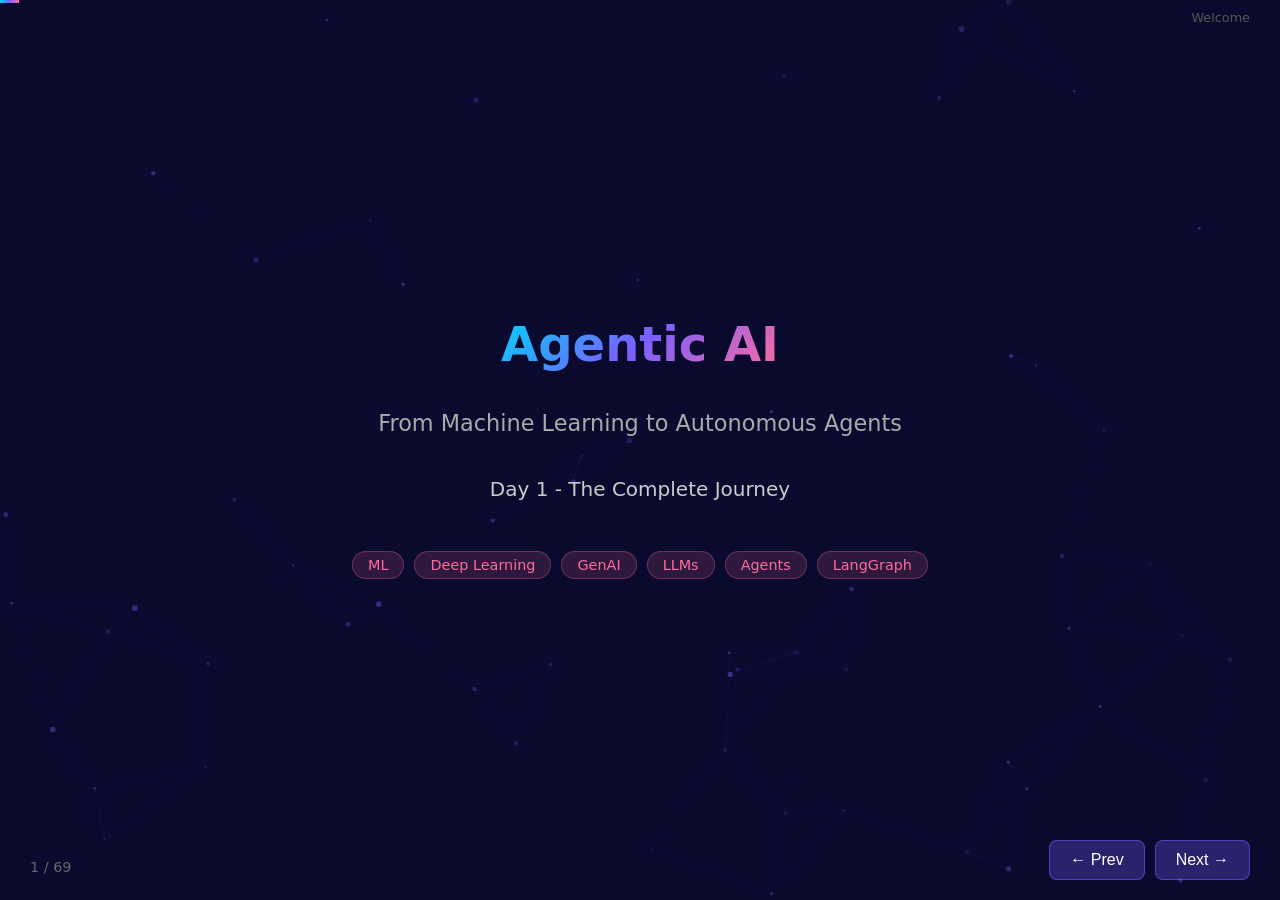
<file: index.html>
<!DOCTYPE html>
<html lang="en">
<head>
<meta charset="UTF-8">
<meta name="viewport" content="width=device-width, initial-scale=1.0">
<title>Agentic AI - Day 1</title>
<style>
*{margin:0;padding:0;box-sizing:border-box}
body{font-family:'Segoe UI',system-ui,sans-serif;background:#0a0a2e;color:#fff;overflow:hidden;height:100vh;width:100vw}
.slide{display:none;width:100vw;height:100vh;padding:60px;flex-direction:column;justify-content:center;align-items:center;text-align:center;position:relative;overflow:hidden}
.slide.active{display:flex}
h1{font-size:3em;margin-bottom:20px;background:linear-gradient(135deg,#00d2ff,#7a5fff,#ff6b9d);-webkit-background-clip:text;-webkit-text-fill-color:transparent;background-clip:text;line-height:1.2}
h2{font-size:2.2em;margin-bottom:15px;color:#7a5fff}
h3{font-size:1.6em;color:#00d2ff;margin-bottom:10px}
p,.desc{font-size:1.25em;color:#ccc;max-width:900px;line-height:1.7;margin:10px auto}
.highlight{color:#ff6b9d;font-weight:bold}
.box{background:rgba(122,95,255,0.1);border:1px solid rgba(122,95,255,0.3);border-radius:16px;padding:30px;margin:15px;max-width:800px;width:90%}
.grid{display:grid;gap:20px;width:90%;max-width:1000px}
.grid-2{grid-template-columns:1fr 1fr}
.grid-3{grid-template-columns:1fr 1fr 1fr}
.card{background:rgba(255,255,255,0.05);border:1px solid rgba(255,255,255,0.1);border-radius:12px;padding:20px;text-align:left;transition:transform 0.3s,box-shadow 0.3s}
.card:hover{transform:translateY(-5px);box-shadow:0 10px 30px rgba(122,95,255,0.3)}
.card h3{margin-bottom:8px;font-size:1.2em}
.card p{font-size:1em;color:#aaa}
.emoji{font-size:3em;margin-bottom:15px}
.flow{display:flex;align-items:center;justify-content:center;gap:10px;flex-wrap:wrap;margin:20px 0}
.flow-box{background:linear-gradient(135deg,rgba(122,95,255,0.2),rgba(0,210,255,0.2));border:1px solid rgba(122,95,255,0.4);border-radius:10px;padding:12px 20px;font-size:1em;min-width:100px}
.flow-arrow{font-size:1.5em;color:#ff6b9d}
.tag{display:inline-block;background:rgba(255,107,157,0.15);border:1px solid rgba(255,107,157,0.3);border-radius:20px;padding:5px 15px;margin:5px;font-size:0.9em;color:#ff6b9d}
.nav{position:fixed;bottom:20px;right:30px;display:flex;gap:10px;z-index:100}
.nav button{background:rgba(122,95,255,0.3);border:1px solid rgba(122,95,255,0.5);color:#fff;padding:10px 20px;border-radius:8px;cursor:pointer;font-size:1em;transition:background 0.3s}
.nav button:hover{background:rgba(122,95,255,0.6)}
.counter{position:fixed;bottom:25px;left:30px;color:#666;font-size:0.9em;z-index:100}
.animate-in{animation:fadeUp 0.6s ease both}
@keyframes fadeUp{from{opacity:0;transform:translateY(30px)}to{opacity:1;transform:translateY(0)}}
.animate-in:nth-child(2){animation-delay:0.15s}
.animate-in:nth-child(3){animation-delay:0.3s}
.animate-in:nth-child(4){animation-delay:0.45s}
.animate-in:nth-child(5){animation-delay:0.6s}
.animate-in:nth-child(6){animation-delay:0.75s}
ul{text-align:left;max-width:800px;margin:10px auto;list-style:none}
ul li{padding:8px 0;font-size:1.15em;color:#ccc;position:relative;padding-left:25px}
ul li::before{content:'▸';position:absolute;left:0;color:#7a5fff}
.diagram{background:rgba(0,0,0,0.3);border-radius:16px;padding:25px;margin:15px auto;max-width:900px;width:90%}
.versus{display:flex;align-items:center;justify-content:center;gap:30px;margin:20px 0}
.vs-box{background:rgba(122,95,255,0.1);border-radius:12px;padding:20px 30px;flex:1;max-width:350px}
.vs-text{font-size:2em;color:#ff6b9d;font-weight:bold}
.subtitle{font-size:1.4em;color:#aaa;margin-bottom:20px}
.big-emoji{font-size:5em;margin:10px 0}
.step{display:flex;align-items:center;gap:15px;margin:10px 0;text-align:left}
.step-num{background:linear-gradient(135deg,#7a5fff,#00d2ff);border-radius:50%;width:40px;height:40px;display:flex;align-items:center;justify-content:center;font-weight:bold;flex-shrink:0}
.step-text{font-size:1.1em;color:#ccc}
.progress-bar{position:fixed;top:0;left:0;height:3px;background:linear-gradient(90deg,#00d2ff,#7a5fff,#ff6b9d);z-index:200;transition:width 0.3s}
.section-label{position:fixed;top:10px;right:30px;color:#555;font-size:0.8em;z-index:100}
canvas.bg{position:fixed;top:0;left:0;z-index:-1;width:100vw;height:100vh}
.timeline{position:relative;max-width:700px;margin:15px auto;padding-left:30px;border-left:2px solid rgba(122,95,255,0.3)}
.timeline-item{position:relative;margin:12px 0;padding:10px 15px;background:rgba(255,255,255,0.03);border-radius:8px;text-align:left}
.timeline-item::before{content:'';position:absolute;left:-37px;top:15px;width:12px;height:12px;border-radius:50%;background:#7a5fff}
.timeline-item .year{color:#ff6b9d;font-weight:bold;margin-right:10px}
.code-block{background:rgba(0,0,0,0.4);border:1px solid rgba(255,255,255,0.1);border-radius:10px;padding:20px;text-align:left;font-family:'Courier New',monospace;font-size:0.95em;max-width:800px;margin:15px auto;overflow-x:auto}
.code-block .keyword{color:#7a5fff}
.code-block .string{color:#ff6b9d}
.code-block .comment{color:#666}
.loop-diagram{position:relative;width:300px;height:300px;margin:10px auto}
</style>
</head>
<body>
<canvas class="bg" id="bgCanvas"></canvas>
<div class="progress-bar" id="progressBar"></div>
<div class="counter" id="counter"></div>
<div class="section-label" id="sectionLabel"></div>

<!-- SECTION 1: WELCOME & ML BASICS (Slides 1-10) -->

<div class="slide" data-section="Welcome">
<h1 class="animate-in">Agentic AI</h1>
<p class="animate-in subtitle">From Machine Learning to Autonomous Agents</p>
<p class="animate-in">Day 1 - The Complete Journey</p>
<div class="animate-in" style="margin-top:30px">
<div class="tag">ML</div><div class="tag">Deep Learning</div><div class="tag">GenAI</div><div class="tag">LLMs</div><div class="tag">Agents</div><div class="tag">LangGraph</div>
</div>
</div>

<div class="slide" data-section="ML Basics">
<div class="big-emoji animate-in">🤔</div>
<h1 class="animate-in">What Even Is AI?</h1>
<p class="animate-in">Imagine teaching a <span class="highlight">child</span> to recognize cats...</p>
<p class="animate-in">You don't give them a rulebook. You show them <span class="highlight">thousands of cats</span>.</p>
<p class="animate-in">They figure out the pattern on their own. That's AI in a nutshell!</p>
</div>

<div class="slide" data-section="ML Basics">
<h2 class="animate-in">Traditional Programming vs ML</h2>
<div class="versus animate-in">
<div class="vs-box">
<h3>Traditional</h3>
<p>Rules + Data → Answers</p>
<p style="color:#ff6b9d;margin-top:10px">You write the rules</p>
</div>
<div class="vs-text">VS</div>
<div class="vs-box">
<h3>Machine Learning</h3>
<p>Data + Answers → Rules</p>
<p style="color:#00d2ff;margin-top:10px">Machine finds the rules</p>
</div>
</div>
<p class="animate-in">ML flips the script - instead of programming rules, we let machines <span class="highlight">discover patterns</span> from data!</p>
</div>

<div class="slide" data-section="ML Basics">
<h2 class="animate-in">The 3 Flavors of ML</h2>
<div class="grid grid-3 animate-in">
<div class="card">
<div class="emoji">👨‍🏫</div>
<h3>Supervised</h3>
<p>Learning with a teacher. "This is a cat, this is a dog."</p>
<p style="color:#7a5fff;margin-top:8px">Labeled data → Predictions</p>
</div>
<div class="card">
<div class="emoji">🔍</div>
<h3>Unsupervised</h3>
<p>Finding hidden patterns. "Group similar customers together."</p>
<p style="color:#7a5fff;margin-top:8px">No labels → Clusters/Patterns</p>
</div>
<div class="card">
<div class="emoji">🎮</div>
<h3>Reinforcement</h3>
<p>Learning by trial & error. Like training a dog with treats!</p>
<p style="color:#7a5fff;margin-top:8px">Actions → Rewards → Policy</p>
</div>
</div>
</div>

<div class="slide" data-section="ML Basics">
<h2 class="animate-in">Real-World ML Examples</h2>
<div class="grid grid-2 animate-in">
<div class="card">
<div class="emoji">📧</div>
<h3>Spam Filter</h3>
<p>Learns from millions of emails what spam looks like</p>
</div>
<div class="card">
<div class="emoji">🎬</div>
<h3>Netflix Recommendations</h3>
<p>"You watched X, you'll love Y!"</p>
</div>
<div class="card">
<div class="emoji">🏠</div>
<h3>House Price Prediction</h3>
<p>Bedrooms + Location + Size → Price</p>
</div>
<div class="card">
<div class="emoji">🗣️</div>
<h3>Voice Assistants</h3>
<p>Converting your speech into text and actions</p>
</div>
</div>
</div>

<!-- SECTION 2: DEEP LEARNING (Slides 6-12) -->

<div class="slide" data-section="Deep Learning">
<h2 class="animate-in">From ML to Deep Learning</h2>
<p class="animate-in">ML works great... but has limits.</p>
<div class="box animate-in">
<p>Traditional ML needs humans to pick the right <span class="highlight">features</span></p>
<p style="margin-top:10px">For images: "Look at edges, colors, textures..."</p>
<p style="margin-top:10px;color:#00d2ff">Deep Learning says: <strong>"I'll figure out the features myself!"</strong></p>
</div>
<p class="animate-in">Think of it as ML on <span class="highlight">steroids</span> 💪</p>
</div>

<div class="slide" data-section="Deep Learning">
<div class="big-emoji animate-in">🧠</div>
<h1 class="animate-in">Neural Networks</h1>
<p class="animate-in">Inspired by the human brain (loosely!)</p>
<p class="animate-in">A brain has ~86 billion neurons connected by synapses.</p>
<p class="animate-in">We mimic this with <span class="highlight">artificial neurons</span> connected by <span class="highlight">weights</span>.</p>
</div>

<div class="slide" data-section="Deep Learning">
<h2 class="animate-in">How a Single Neuron Works</h2>
<div class="diagram animate-in">
<div class="flow">
<div class="flow-box">Input 1 × Weight 1</div>
<div class="flow-box">Input 2 × Weight 2</div>
<div class="flow-box">Input 3 × Weight 3</div>
</div>
<div class="flow">
<div class="flow-arrow">↓ ↓ ↓</div>
</div>
<div class="flow">
<div class="flow-box" style="background:linear-gradient(135deg,rgba(255,107,157,0.2),rgba(122,95,255,0.2))">SUM → Activation → Output</div>
</div>
</div>
<p class="animate-in">Like a tiny decision maker: "Based on these inputs and how important each one is... here's my answer!"</p>
</div>

<div class="slide" data-section="Deep Learning">
<h2 class="animate-in">Layers = Levels of Understanding</h2>
<div class="diagram animate-in">
<div class="flow">
<div class="flow-box" style="border-color:#00d2ff">Input Layer<br><small>Raw pixels</small></div>
<div class="flow-arrow">→</div>
<div class="flow-box" style="border-color:#7a5fff">Hidden Layer 1<br><small>Edges & lines</small></div>
<div class="flow-arrow">→</div>
<div class="flow-box" style="border-color:#7a5fff">Hidden Layer 2<br><small>Shapes & parts</small></div>
<div class="flow-arrow">→</div>
<div class="flow-box" style="border-color:#ff6b9d">Output Layer<br><small>"It's a cat!"</small></div>
</div>
</div>
<p class="animate-in">Each layer learns more <span class="highlight">abstract</span> features.</p>
<p class="animate-in">Pixels → Edges → Eyes/Ears → Whole Cat! 🐱</p>
<p class="animate-in" style="color:#aaa"><em>"Deep" learning = many layers deep</em></p>
</div>

<div class="slide" data-section="Deep Learning">
<h2 class="animate-in">How Does It Learn? (No Math, Promise!)</h2>
<div class="animate-in">
<div class="step"><div class="step-num">1</div><div class="step-text"><strong>Forward Pass:</strong> Data flows through → makes a prediction</div></div>
<div class="step"><div class="step-num">2</div><div class="step-text"><strong>Check Error:</strong> Compare prediction vs actual answer → "How wrong was I?"</div></div>
<div class="step"><div class="step-num">3</div><div class="step-text"><strong>Backpropagation:</strong> Send error backwards → adjust weights</div></div>
<div class="step"><div class="step-num">4</div><div class="step-text"><strong>Repeat:</strong> Do this millions of times → get really good!</div></div>
</div>
<p class="animate-in" style="margin-top:20px">It's like a student taking exams, getting feedback, and improving each time! 📝</p>
</div>

<!-- SECTION 3: NN ARCHITECTURES (Slides 11-18) -->

<div class="slide" data-section="NN Architectures">
<h1 class="animate-in">Neural Network Architectures</h1>
<p class="animate-in subtitle">Different problems need different network designs</p>
<p class="animate-in">Just like you wouldn't use a sports car to carry furniture...</p>
<p class="animate-in">You pick the right architecture for the right job! 🏗️</p>
</div>

<div class="slide" data-section="NN Architectures">
<h2 class="animate-in">Feed-Forward Network (FFN)</h2>
<div class="diagram animate-in">
<div class="flow">
<div class="flow-box">Input</div>
<div class="flow-arrow">→</div>
<div class="flow-box">Layer 1</div>
<div class="flow-arrow">→</div>
<div class="flow-box">Layer 2</div>
<div class="flow-arrow">→</div>
<div class="flow-box">Output</div>
</div>
</div>
<p class="animate-in">The simplest: data flows in <span class="highlight">one direction only</span></p>
<p class="animate-in">Like a factory assembly line — no going back!</p>
<p class="animate-in"><strong>Good for:</strong> Classification, regression, tabular data</p>
</div>

<div class="slide" data-section="NN Architectures">
<h2 class="animate-in">CNN - Convolutional Neural Network</h2>
<div class="diagram animate-in">
<div class="flow">
<div class="flow-box">🖼️ Image</div>
<div class="flow-arrow">→</div>
<div class="flow-box">🔍 Filter scans<br>across image</div>
<div class="flow-arrow">→</div>
<div class="flow-box">📊 Feature<br>Maps</div>
<div class="flow-arrow">→</div>
<div class="flow-box">🏷️ "Cat!"</div>
</div>
</div>
<p class="animate-in">The <span class="highlight">king of image processing</span> 👑</p>
<p class="animate-in">Uses sliding "filters" that scan across images like a magnifying glass</p>
<p class="animate-in"><strong>Think:</strong> Instagram filters, self-driving cars, face recognition</p>
</div>

<div class="slide" data-section="NN Architectures">
<h2 class="animate-in">RNN - Recurrent Neural Network</h2>
<div class="diagram animate-in">
<div class="flow">
<div class="flow-box">Word 1</div>
<div class="flow-arrow">→</div>
<div class="flow-box" style="border-color:#ff6b9d">🔄 Memory<br>Cell</div>
<div class="flow-arrow">→</div>
<div class="flow-box">Word 2</div>
<div class="flow-arrow">→</div>
<div class="flow-box" style="border-color:#ff6b9d">🔄 Memory<br>Cell</div>
<div class="flow-arrow">→</div>
<div class="flow-box">...</div>
</div>
</div>
<p class="animate-in">Has <span class="highlight">memory</span>! Remembers previous inputs.</p>
<p class="animate-in">Like reading a book — each word makes sense because you remember what came before.</p>
<p class="animate-in"><strong>Good for:</strong> Text, speech, time series, music</p>
</div>

<div class="slide" data-section="NN Architectures">
<h2 class="animate-in">The Architecture Zoo 🦁</h2>
<div class="grid grid-2 animate-in">
<div class="card">
<h3>FFN</h3>
<p>📊 Simple, one-direction flow. Tabular data champion.</p>
</div>
<div class="card">
<h3>CNN</h3>
<p>🖼️ Sliding filters for images. Sees spatial patterns.</p>
</div>
<div class="card">
<h3>RNN</h3>
<p>🔄 Has memory. Great for sequences.</p>
</div>
<div class="card">
<h3>GAN</h3>
<p>🎨 Two networks compete: one creates, one judges. Makes fake images!</p>
</div>
</div>
<p class="animate-in" style="margin-top:15px">Each architecture was designed to solve a <span class="highlight">specific type</span> of problem</p>
</div>

<!-- SECTION 4: SEQUENTIAL DATA (Slides 17-23) -->

<div class="slide" data-section="Sequential Data">
<h1 class="animate-in">The Challenge of Sequential Data</h1>
<p class="animate-in subtitle">When ORDER matters</p>
<p class="animate-in">"Dog bites man" ≠ "Man bites dog"</p>
<p class="animate-in">Language, music, stock prices, weather — all <span class="highlight">sequences</span>!</p>
</div>

<div class="slide" data-section="Sequential Data">
<h2 class="animate-in">RNN: The First Attempt</h2>
<div class="box animate-in">
<p><strong>The Idea:</strong> Process one word at a time, pass memory forward</p>
<div class="flow" style="margin-top:15px">
<div class="flow-box">"The"</div>
<div class="flow-arrow">→</div>
<div class="flow-box">"cat"</div>
<div class="flow-arrow">→</div>
<div class="flow-box">"sat"</div>
<div class="flow-arrow">→</div>
<div class="flow-box">"on"</div>
<div class="flow-arrow">→</div>
<div class="flow-box">"the"</div>
<div class="flow-arrow">→</div>
<div class="flow-box">"mat"</div>
</div>
</div>
<p class="animate-in" style="color:#ff6b9d;margin-top:15px"><strong>Problem:</strong> Forgets early words by the time it reaches the end! 😵</p>
<p class="animate-in">"The cat who lived in the house that Jack built... <em>wait, what cat?</em>"</p>
</div>

<div class="slide" data-section="Sequential Data">
<h2 class="animate-in">LSTM: Long Short-Term Memory</h2>
<div class="diagram animate-in">
<p style="font-size:1.3em;margin-bottom:15px">The <span class="highlight">smart notepad</span> solution!</p>
<div class="grid grid-3" style="max-width:700px;margin:0 auto">
<div class="card" style="text-align:center">
<p style="font-size:2em">🚪</p>
<h3>Forget Gate</h3>
<p>"What should I erase from my notes?"</p>
</div>
<div class="card" style="text-align:center">
<p style="font-size:2em">📝</p>
<h3>Input Gate</h3>
<p>"What new info should I write down?"</p>
</div>
<div class="card" style="text-align:center">
<p style="font-size:2em">📤</p>
<h3>Output Gate</h3>
<p>"What should I share right now?"</p>
</div>
</div>
</div>
<p class="animate-in">LSTM can remember important things for <span class="highlight">long periods</span> and forget unimportant stuff!</p>
</div>

<div class="slide" data-section="Sequential Data">
<h2 class="animate-in">RNN vs LSTM — A Story</h2>
<div class="box animate-in">
<p style="font-size:1.1em;text-align:left"><span class="highlight">RNN:</span> Like a student who can only remember the last few sentences of a lecture.</p>
<p style="font-size:1.1em;text-align:left;margin-top:15px"><span class="highlight">LSTM:</span> Like a student who takes smart notes — writes down key points and reviews them when needed.</p>
<p style="font-size:1.1em;text-align:left;margin-top:15px;color:#00d2ff"><strong>But both still read one word at a time... 🐌</strong></p>
<p style="font-size:1.1em;text-align:left;margin-top:15px">What if you could read the <em>entire page at once</em>?</p>
</div>
</div>

<div class="slide" data-section="Sequential Data">
<h1 class="animate-in">⚡ Transformers</h1>
<p class="animate-in subtitle">"Attention Is All You Need" (2017)</p>
<p class="animate-in">The paper that <span class="highlight">changed everything</span></p>
<div class="box animate-in">
<p><strong>Key Insight:</strong> Don't read words one by one. Look at <span class="highlight">ALL words simultaneously</span> and figure out which ones are related to each other.</p>
</div>
<p class="animate-in">This is called <span class="highlight">Self-Attention</span> 🎯</p>
</div>

<div class="slide" data-section="Sequential Data">
<h2 class="animate-in">Attention: The Restaurant Analogy 🍽️</h2>
<div class="box animate-in" style="text-align:left">
<p><strong>Sentence:</strong> "The <span class="highlight">cat</span> sat on the mat because <span class="highlight">it</span> was tired"</p>
<p style="margin-top:15px"><strong>Question:</strong> What does "it" refer to?</p>
<p style="margin-top:15px"><strong>Attention mechanism:</strong> Looks at ALL words and scores their relevance:</p>
<p style="margin-top:10px;padding-left:20px">• "cat" → <span style="color:#00ff88">HIGH attention score</span> ✓</p>
<p style="padding-left:20px">• "mat" → <span style="color:#ff6b6b">low attention</span></p>
<p style="padding-left:20px">• "sat" → <span style="color:#ff6b6b">low attention</span></p>
</div>
<p class="animate-in">Like a spotlight that shines on the most <span class="highlight">relevant</span> parts! 🔦</p>
</div>

<div class="slide" data-section="Sequential Data">
<h2 class="animate-in">Why Transformers Won</h2>
<div class="grid grid-3 animate-in">
<div class="card" style="text-align:center">
<p style="font-size:2em">⚡</p>
<h3>Parallel Processing</h3>
<p>Process ALL words at once, not one by one. Way faster!</p>
</div>
<div class="card" style="text-align:center">
<p style="font-size:2em">🧠</p>
<h3>Long Memory</h3>
<p>Can connect word 1 to word 10,000. No forgetting!</p>
</div>
<div class="card" style="text-align:center">
<p style="font-size:2em">📈</p>
<h3>Scales Up</h3>
<p>More data + more compute = better results. Always.</p>
</div>
</div>
<p class="animate-in" style="margin-top:15px">Transformers <span class="highlight">killed</span> RNN/LSTM for most tasks overnight! 🪦</p>
</div>

<!-- SECTION 5: GENERATIVE AI (Slides 24-32) -->

<div class="slide" data-section="Generative AI">
<h1 class="animate-in">Generative AI</h1>
<p class="animate-in subtitle">From Understanding to Creating</p>
<p class="animate-in">So far: AI that <strong>classifies</strong> things (cat or dog?)</p>
<p class="animate-in">Now: AI that <span class="highlight">creates</span> things (write a poem, draw a picture!)</p>
<div class="big-emoji animate-in">🎨</div>
</div>

<div class="slide" data-section="Generative AI">
<h2 class="animate-in">GenAI Architectures</h2>
<div class="grid grid-3 animate-in">
<div class="card" style="text-align:center">
<p style="font-size:2em">🔄</p>
<h3>VAE</h3>
<p>Variational Auto-Encoder</p>
<p style="color:#7a5fff;margin-top:5px">Compress → Random point → Decompress</p>
</div>
<div class="card" style="text-align:center">
<p style="font-size:2em">⚔️</p>
<h3>GAN</h3>
<p>Generative Adversarial Network</p>
<p style="color:#7a5fff;margin-top:5px">Artist vs Critic battle</p>
</div>
<div class="card" style="text-align:center">
<p style="font-size:2em">🌫️</p>
<h3>Diffusion</h3>
<p>Diffusion Models</p>
<p style="color:#7a5fff;margin-top:5px">Add noise → Learn to remove it</p>
</div>
</div>
</div>

<div class="slide" data-section="Generative AI">
<h2 class="animate-in">VAE: The Compression Artist</h2>
<div class="diagram animate-in">
<div class="flow">
<div class="flow-box">🖼️ Real Image</div>
<div class="flow-arrow">→</div>
<div class="flow-box" style="border-color:#7a5fff">Encoder<br><small>Compress to tiny code</small></div>
<div class="flow-arrow">→</div>
<div class="flow-box" style="border-color:#ff6b9d">Latent Space<br><small>🎲 Add randomness</small></div>
<div class="flow-arrow">→</div>
<div class="flow-box" style="border-color:#00d2ff">Decoder<br><small>Rebuild image</small></div>
<div class="flow-arrow">→</div>
<div class="flow-box">🖼️ New Image!</div>
</div>
</div>
<p class="animate-in"><strong>Analogy:</strong> Like learning to describe a face in 10 words, then drawing it from just those words.</p>
<p class="animate-in">The <span class="highlight">randomness</span> means every generation is slightly different!</p>
</div>

<div class="slide" data-section="Generative AI">
<h2 class="animate-in">Diffusion Models: The Magic Eraser</h2>
<div class="diagram animate-in">
<h3 style="margin-bottom:15px">Training: Learn to denoise</h3>
<div class="flow">
<div class="flow-box">🖼️ Clean</div>
<div class="flow-arrow">→</div>
<div class="flow-box">🌫️ + noise</div>
<div class="flow-arrow">→</div>
<div class="flow-box">🌫️🌫️ + noise</div>
<div class="flow-arrow">→</div>
<div class="flow-box">📺 Pure static</div>
</div>
<h3 style="margin:20px 0 15px">Generation: Reverse the process!</h3>
<div class="flow">
<div class="flow-box">📺 Random noise</div>
<div class="flow-arrow">→</div>
<div class="flow-box">🌫️ Remove noise</div>
<div class="flow-arrow">→</div>
<div class="flow-box">🖼️ Remove more</div>
<div class="flow-arrow">→</div>
<div class="flow-box">✨ Beautiful image!</div>
</div>
</div>
<p class="animate-in">This is how <span class="highlight">DALL-E, Midjourney, Stable Diffusion</span> work!</p>
</div>

<div class="slide" data-section="Generative AI">
<h2 class="animate-in">The GenAI Revolution — Timeline</h2>
<div class="timeline animate-in">
<div class="timeline-item"><span class="year">2014</span> GANs invented — first realistic face generation</div>
<div class="timeline-item"><span class="year">2017</span> Transformers paper — "Attention Is All You Need"</div>
<div class="timeline-item"><span class="year">2018</span> GPT-1 — first large language model</div>
<div class="timeline-item"><span class="year">2020</span> GPT-3 — 175 billion parameters, shocks the world</div>
<div class="timeline-item"><span class="year">2022</span> ChatGPT & Stable Diffusion — GenAI goes mainstream</div>
<div class="timeline-item"><span class="year">2023</span> GPT-4, Claude, Gemini — multimodal AI arrives</div>
<div class="timeline-item"><span class="year">2024</span> Agentic AI — from chatbots to autonomous agents</div>
</div>
</div>

<!-- SECTION 6: LANGUAGE MODELS (Slides 30-40) -->

<div class="slide" data-section="Language Models">
<h1 class="animate-in">The Road to Modern LLMs</h1>
<p class="animate-in subtitle">From counting words to understanding language</p>
<p class="animate-in">Let's trace the evolution step by step...</p>
</div>

<div class="slide" data-section="Language Models">
<h2 class="animate-in">Bigram: The Simplest Language Model</h2>
<div class="box animate-in">
<p><strong>Idea:</strong> Predict the next word based on <span class="highlight">just the previous word</span></p>
<p style="margin-top:15px;text-align:left">Training text: "The cat sat on the mat"</p>
<p style="margin-top:10px;text-align:left">Learns: "The" → "cat" (50%), "mat" (50%)</p>
<p style="text-align:left">&nbsp;&nbsp;&nbsp;&nbsp;&nbsp;&nbsp;&nbsp;&nbsp;&nbsp;"cat" → "sat" (100%)</p>
<p style="text-align:left">&nbsp;&nbsp;&nbsp;&nbsp;&nbsp;&nbsp;&nbsp;&nbsp;&nbsp;"sat" → "on" (100%)</p>
</div>
<p class="animate-in" style="color:#ff6b9d">Problem: "The" could be followed by ANYTHING. No context!</p>
</div>

<div class="slide" data-section="Language Models">
<h2 class="animate-in">Trigram & N-grams: More Context</h2>
<div class="grid grid-2 animate-in">
<div class="card">
<h3>Bigram (n=2)</h3>
<p>"___ <span class="highlight">sat</span>" → ? </p>
<p style="color:#aaa;margin-top:5px">Only looks at 1 previous word</p>
</div>
<div class="card">
<h3>Trigram (n=3)</h3>
<p>"___ <span class="highlight">cat sat</span>" → ?</p>
<p style="color:#aaa;margin-top:5px">Looks at 2 previous words</p>
</div>
</div>
<div class="box animate-in" style="margin-top:15px">
<p><strong>The curse of N-grams:</strong></p>
<p>More context = better predictions BUT exponentially more data needed!</p>
<p style="color:#ff6b9d;margin-top:10px">For n=5 with 50,000 word vocabulary: 50,000⁵ = impossible combinations!</p>
</div>
</div>

<div class="slide" data-section="Language Models">
<h2 class="animate-in">RNN Language Models</h2>
<div class="diagram animate-in">
<div class="flow">
<div class="flow-box">"The"</div>
<div class="flow-arrow">→</div>
<div class="flow-box" style="border-color:#7a5fff">🧠 RNN<br><small>memory</small></div>
<div class="flow-arrow">→</div>
<div class="flow-box">"cat"</div>
<div class="flow-arrow">→</div>
<div class="flow-box" style="border-color:#7a5fff">🧠 RNN<br><small>memory</small></div>
<div class="flow-arrow">→</div>
<div class="flow-box">"sat"</div>
<div class="flow-arrow">→</div>
<div class="flow-box" style="border-color:#7a5fff">🧠 RNN<br><small>memory</small></div>
<div class="flow-arrow">→</div>
<div class="flow-box">?</div>
</div>
</div>
<p class="animate-in"><span class="highlight">Breakthrough:</span> No fixed window! Memory carries forward.</p>
<p class="animate-in" style="color:#ff6b9d">But still processes <strong>one word at a time</strong> (slow 🐌) and <strong>forgets</strong> early words</p>
</div>

<div class="slide" data-section="Language Models">
<h2 class="animate-in">LSTM Language Models</h2>
<div class="box animate-in">
<p style="font-size:1.2em"><strong>Improvement over RNN:</strong></p>
<p style="margin-top:10px">✅ Can remember important context for longer</p>
<p>✅ Gates control what to remember and forget</p>
<p>✅ Powered early machine translation (Google Translate 2016)</p>
<p style="margin-top:15px;color:#ff6b9d">❌ Still sequential — can't parallelize</p>
<p style="color:#ff6b9d">❌ Still struggles with very long documents</p>
</div>
<p class="animate-in">We needed something <span class="highlight">radically different</span>...</p>
</div>

<div class="slide" data-section="Language Models">
<h2 class="animate-in">Transformer Language Models</h2>
<div class="diagram animate-in">
<p style="font-size:1.3em;margin-bottom:15px">The <span class="highlight">game changer</span></p>
<div class="flow">
<div class="flow-box">"The cat sat on the"</div>
<div class="flow-arrow">→</div>
<div class="flow-box" style="border-color:#ff6b9d;min-width:200px">🔮 Transformer<br><small>Sees ALL words at once</small><br><small>Attention finds relationships</small></div>
<div class="flow-arrow">→</div>
<div class="flow-box">"mat" (95%)<br>"floor" (3%)<br>"rug" (2%)</div>
</div>
</div>
<p class="animate-in">✅ Parallel processing ✅ Unlimited context ✅ Scales beautifully</p>
<p class="animate-in">This is the foundation of <span class="highlight">every modern LLM</span>!</p>
</div>

<div class="slide" data-section="Language Models">
<h2 class="animate-in">Evolution Summary</h2>
<div class="diagram animate-in">
<div class="flow" style="flex-direction:column;gap:5px">
<div class="flow-box" style="width:80%">N-grams (Bigram/Trigram) — Count word pairs 📊</div>
<div class="flow-arrow">↓</div>
<div class="flow-box" style="width:80%">RNN — Add memory, process sequentially 🔄</div>
<div class="flow-arrow">↓</div>
<div class="flow-box" style="width:80%">LSTM — Better memory with gates 🚪</div>
<div class="flow-arrow">↓</div>
<div class="flow-box" style="width:80%;border-color:#ff6b9d">Transformer — Attention, parallel, scales ⚡</div>
<div class="flow-arrow">↓</div>
<div class="flow-box" style="width:80%;border-color:#00d2ff;background:rgba(0,210,255,0.1)">LLM — Giant Transformers trained on the internet 🌍</div>
</div>
</div>
</div>

<!-- SECTION 7: LLMs IN DETAIL (Slides 38-47) -->

<div class="slide" data-section="LLMs">
<div class="big-emoji animate-in">🤖</div>
<h1 class="animate-in">Large Language Models</h1>
<p class="animate-in">What makes a language model "large"?</p>
<div class="grid grid-3 animate-in" style="margin-top:15px">
<div class="card" style="text-align:center">
<h3>Parameters</h3>
<p>Billions of learned weights</p>
</div>
<div class="card" style="text-align:center">
<h3>Data</h3>
<p>Trillions of words from the internet</p>
</div>
<div class="card" style="text-align:center">
<h3>Compute</h3>
<p>Thousands of GPUs for weeks</p>
</div>
</div>
</div>

<div class="slide" data-section="LLMs">
<h2 class="animate-in">Encoder vs Decoder</h2>
<div class="versus animate-in">
<div class="vs-box">
<h3 style="color:#00d2ff">Encoder</h3>
<p style="font-size:1.1em">Reads & <strong>understands</strong> text</p>
<p style="margin-top:10px">Sees ALL words at once (bidirectional)</p>
<p style="margin-top:10px;color:#aaa">Like reading a full paragraph to answer a question</p>
<p style="margin-top:10px"><strong>Example:</strong> BERT</p>
</div>
<div class="vs-text">vs</div>
<div class="vs-box">
<h3 style="color:#ff6b9d">Decoder</h3>
<p style="font-size:1.1em">Reads & <strong>generates</strong> text</p>
<p style="margin-top:10px">Sees only PREVIOUS words (left to right)</p>
<p style="margin-top:10px;color:#aaa">Like writing a story, one word at a time</p>
<p style="margin-top:10px"><strong>Example:</strong> GPT, Claude</p>
</div>
</div>
</div>

<div class="slide" data-section="LLMs">
<h2 class="animate-in">Encoder-Decoder Together</h2>
<div class="diagram animate-in">
<div class="flow">
<div class="flow-box" style="border-color:#00d2ff">Encoder<br><small>"Translate: Hello world"</small><br><small>Understands the input</small></div>
<div class="flow-arrow">→</div>
<div class="flow-box" style="border-color:#7a5fff">Context<br><small>Rich understanding<br>passed across</small></div>
<div class="flow-arrow">→</div>
<div class="flow-box" style="border-color:#ff6b9d">Decoder<br><small>"Bonjour le monde"</small><br><small>Generates the output</small></div>
</div>
</div>
<p class="animate-in"><strong>Example:</strong> T5, BART — great for translation, summarization</p>
<p class="animate-in">Modern LLMs (GPT, Claude) are <span class="highlight">decoder-only</span> — turns out that's enough!</p>
</div>

<div class="slide" data-section="LLMs">
<h1 class="animate-in">🎯 Next Token Prediction</h1>
<p class="animate-in subtitle">The SECRET behind all LLMs</p>
<div class="box animate-in">
<p style="font-size:1.3em">The <span class="highlight">entire magic</span> of GPT, Claude, Gemini is just one simple task:</p>
<p style="font-size:1.5em;color:#ff6b9d;margin-top:15px"><strong>Given some text, predict the next word.</strong></p>
</div>
<p class="animate-in">That's it. Really. The rest is just <span class="highlight">scale</span>.</p>
</div>

<div class="slide" data-section="LLMs">
<h2 class="animate-in">Next Token Prediction in Action</h2>
<div class="diagram animate-in" style="text-align:left">
<p><strong>Prompt:</strong> "The capital of France is"</p>
<p style="margin-top:15px"><strong>Model calculates probabilities:</strong></p>
<p style="margin-top:10px;padding-left:20px">"Paris" → <span style="color:#00ff88">92%</span> ✓</p>
<p style="padding-left:20px">"Lyon" → <span style="color:#ffaa00">3%</span></p>
<p style="padding-left:20px">"a" → <span style="color:#ff6b6b">2%</span></p>
<p style="padding-left:20px">"Berlin" → <span style="color:#ff6b6b">0.1%</span></p>
<p style="margin-top:15px"><strong>Picks:</strong> "Paris" → now predict next after "...France is Paris"</p>
<p style="margin-top:10px"><strong>Autoregressive:</strong> Output feeds back as input, word by word! 🔄</p>
</div>
</div>

<div class="slide" data-section="LLMs">
<h2 class="animate-in">Why Does Prediction = Intelligence?</h2>
<div class="animate-in">
<div class="step"><div class="step-num">1</div><div class="step-text">To predict the next word well, you need to <strong>understand</strong> the text</div></div>
<div class="step"><div class="step-num">2</div><div class="step-text">To understand text, you need to learn <strong>facts, grammar, logic, reasoning</strong></div></div>
<div class="step"><div class="step-num">3</div><div class="step-text">Train on the <strong>entire internet</strong> → learn almost everything humans have written</div></div>
<div class="step"><div class="step-num">4</div><div class="step-text">Scale to <strong>billions of parameters</strong> → emergent abilities appear!</div></div>
</div>
<p class="animate-in" style="margin-top:20px;color:#00d2ff">"Compression of the internet into a neural network" — that's an LLM!</p>
</div>

<div class="slide" data-section="LLMs">
<h2 class="animate-in">The Training Recipe 🍳</h2>
<div class="animate-in">
<div class="step"><div class="step-num">1</div><div class="step-text"><strong>Pre-training:</strong> Read the entire internet. Learn language, facts, patterns. (Months on thousands of GPUs)</div></div>
<div class="step"><div class="step-num">2</div><div class="step-text"><strong>Fine-tuning (SFT):</strong> Show it conversations: "When asked X, respond like Y". Learn to be helpful.</div></div>
<div class="step"><div class="step-num">3</div><div class="step-text"><strong>RLHF/RL:</strong> Humans rate responses. Model learns which answers humans prefer.</div></div>
</div>
<div class="box animate-in" style="margin-top:15px">
<p>Pre-training = <span class="highlight">knowledge</span></p>
<p>Fine-tuning = <span class="highlight">behavior</span></p>
<p>RL = <span class="highlight">alignment with human preferences</span></p>
</div>
</div>

<!-- SECTION 8: CoT, REASONING, FINETUNING (Slides 45-52) -->

<div class="slide" data-section="Reasoning">
<h1 class="animate-in">Chain of Thought (CoT)</h1>
<p class="animate-in subtitle">Teaching AI to "think step by step"</p>
<div class="versus animate-in">
<div class="vs-box">
<h3 style="color:#ff6b6b">Without CoT</h3>
<p>Q: "If I have 3 apples and give away 1, then buy 5 more, how many?"</p>
<p style="margin-top:10px">A: "8" ❌ (might get wrong)</p>
</div>
<div class="vs-text">vs</div>
<div class="vs-box">
<h3 style="color:#00ff88">With CoT</h3>
<p>Q: Same question + "Think step by step"</p>
<p style="margin-top:10px">A: "Start: 3, give 1: 2, buy 5: 7" ✅</p>
</div>
</div>
</div>

<div class="slide" data-section="Reasoning">
<h2 class="animate-in">Reasoning Models</h2>
<div class="box animate-in">
<p style="font-size:1.2em"><strong>The evolution:</strong></p>
<p style="margin-top:10px"><strong>GPT-3:</strong> "Just answer" → often wrong on complex tasks</p>
<p style="margin-top:8px"><strong>CoT Prompting:</strong> "Think step by step" → much better!</p>
<p style="margin-top:8px"><strong>o1/o3/DeepSeek R1:</strong> Built-in reasoning → thinks before answering</p>
<p style="margin-top:8px"><strong>Claude:</strong> Extended thinking → shows its work</p>
</div>
<p class="animate-in" style="margin-top:15px">Key insight: <span class="highlight">More "thinking" tokens = better answers</span></p>
<p class="animate-in">Just like humans — rushing through a math problem vs. working it out on paper 📝</p>
</div>

<div class="slide" data-section="Finetuning">
<h2 class="animate-in">Fine-Tuning: Teaching New Tricks 🎓</h2>
<p class="animate-in">A pre-trained LLM knows a lot, but you might want it to:</p>
<div class="grid grid-2 animate-in">
<div class="card">
<div class="emoji">🏥</div>
<h3>Speak Medical</h3>
<p>Answer like a doctor, not a general assistant</p>
</div>
<div class="card">
<div class="emoji">⚖️</div>
<h3>Know Your Company</h3>
<p>Understand your internal docs and policies</p>
</div>
<div class="card">
<div class="emoji">🤝</div>
<h3>Follow Instructions</h3>
<p>Be helpful, harmless, and honest</p>
</div>
<div class="card">
<div class="emoji">🎨</div>
<h3>Match a Style</h3>
<p>Write like your brand voice</p>
</div>
</div>
</div>

<div class="slide" data-section="Finetuning">
<h2 class="animate-in">SFT: Supervised Fine-Tuning</h2>
<div class="box animate-in" style="text-align:left">
<p style="font-size:1.2em"><strong>The "Show by Example" Method</strong></p>
<p style="margin-top:15px">You give the model conversation examples:</p>
<p style="margin-top:10px;padding-left:20px;color:#00d2ff"><strong>User:</strong> "What's the refund policy?"</p>
<p style="padding-left:20px;color:#ff6b9d"><strong>Assistant:</strong> "Our refund policy allows returns within 30 days..."</p>
<p style="margin-top:15px">Do this for thousands of examples → model learns the pattern!</p>
</div>
<p class="animate-in"><strong>Analogy:</strong> Like training a new employee by showing them how experienced people handle calls 📞</p>
</div>

<div class="slide" data-section="Finetuning">
<h2 class="animate-in">RL: Reinforcement Learning (RLHF)</h2>
<div class="diagram animate-in">
<p style="font-size:1.2em;margin-bottom:15px"><strong>The "Rate My Answer" Method</strong></p>
<div class="flow" style="flex-direction:column;gap:5px">
<div class="flow-box" style="width:70%">Step 1: Model generates 2+ different answers</div>
<div class="flow-arrow">↓</div>
<div class="flow-box" style="width:70%">Step 2: Human says "Answer A is better than B" 👍👎</div>
<div class="flow-arrow">↓</div>
<div class="flow-box" style="width:70%">Step 3: Train a "reward model" from these preferences</div>
<div class="flow-arrow">↓</div>
<div class="flow-box" style="width:70%">Step 4: LLM learns to maximize the reward! 🏆</div>
</div>
</div>
<p class="animate-in"><strong>Analogy:</strong> Like a chef getting Yelp reviews and adjusting recipes! 👨‍🍳</p>
</div>

<div class="slide" data-section="Finetuning">
<h2 class="animate-in">SFT vs RL — Quick Comparison</h2>
<div class="versus animate-in">
<div class="vs-box">
<h3 style="color:#00d2ff">SFT</h3>
<p>"Do it exactly like this"</p>
<p style="margin-top:10px">✅ Simple & reliable</p>
<p>✅ Full control over outputs</p>
<p style="margin-top:10px;color:#aaa">Like a recipe book</p>
</div>
<div class="vs-text">+</div>
<div class="vs-box">
<h3 style="color:#ff6b9d">RLHF</h3>
<p>"This answer is better"</p>
<p style="margin-top:10px">✅ Captures human preferences</p>
<p>✅ Handles nuance better</p>
<p style="margin-top:10px;color:#aaa">Like taste testing</p>
</div>
</div>
<p class="animate-in">Modern LLMs use <span class="highlight">BOTH</span>: SFT first, then RL to polish! 💎</p>
</div>

<!-- SECTION 9: LANGUAGE ACTION MODELS (Slides 52-57) -->

<div class="slide" data-section="Action Models">
<h1 class="animate-in">From Words to Actions</h1>
<p class="animate-in subtitle">Language Action Models</p>
<p class="animate-in">LLMs generate <span class="highlight">tokens</span> (words).</p>
<p class="animate-in">But what if they could generate <span class="highlight">ACTIONS</span>? 🤯</p>
<div class="big-emoji animate-in">🎬</div>
</div>

<div class="slide" data-section="Action Models">
<h2 class="animate-in">Tokens → Actions</h2>
<div class="grid grid-2 animate-in">
<div class="card">
<h3 style="color:#00d2ff">Language Model</h3>
<p>"Book a flight to Paris" →</p>
<p style="color:#aaa;margin-top:5px">Output: "Sure, I can help you book a flight to Paris. Here are some options..."</p>
<p style="color:#ff6b9d;margin-top:5px">Just words! 😐</p>
</div>
<div class="card">
<h3 style="color:#ff6b9d">Language Action Model</h3>
<p>"Book a flight to Paris" →</p>
<p style="color:#aaa;margin-top:5px">Output: <code>search_flights("Paris", "March 15")</code> → <code>select_cheapest()</code> → <code>book()</code></p>
<p style="color:#00ff88;margin-top:5px">Real actions! 🚀</p>
</div>
</div>
</div>

<div class="slide" data-section="Action Models">
<h2 class="animate-in">Examples of Language Action Models</h2>
<div class="grid grid-2 animate-in">
<div class="card">
<div class="emoji">🌐</div>
<h3>Web Agents</h3>
<p>Click buttons, fill forms, navigate websites on your behalf</p>
</div>
<div class="card">
<div class="emoji">💻</div>
<h3>Code Agents</h3>
<p>Write code, run it, debug errors, commit to GitHub</p>
</div>
<div class="card">
<div class="emoji">🤖</div>
<h3>Robot Control</h3>
<p>"Pick up the red cup" → motor commands</p>
</div>
<div class="card">
<div class="emoji">📊</div>
<h3>Data Analysis</h3>
<p>"Analyze sales data" → runs SQL, makes charts, writes report</p>
</div>
</div>
<p class="animate-in">The key shift: from <span class="highlight">answering questions</span> to <span class="highlight">doing things</span>!</p>
</div>

<div class="slide" data-section="Action Models">
<h2 class="animate-in">How? Tool Use / Function Calling</h2>
<div class="diagram animate-in" style="text-align:left">
<p><strong>User:</strong> "What's the weather in Tokyo?"</p>
<p style="margin-top:10px"><strong>LLM thinks:</strong> "I need to call a weather API"</p>
<p style="margin-top:10px"><strong>LLM outputs:</strong></p>
<div class="code-block" style="margin:10px 0">
<span class="keyword">function_call</span>: get_weather<br>
<span class="keyword">arguments</span>: { <span class="string">"city"</span>: <span class="string">"Tokyo"</span> }
</div>
<p><strong>System:</strong> Executes the function → returns "22°C, Sunny"</p>
<p style="margin-top:10px"><strong>LLM:</strong> "It's currently 22°C and sunny in Tokyo! ☀️"</p>
</div>
<p class="animate-in">The LLM becomes the <span class="highlight">brain</span> that decides WHICH tools to use and WHEN!</p>
</div>

<!-- SECTION 10: AGENTIC AI (Slides 57-65) -->

<div class="slide" data-section="Agentic AI">
<h1 class="animate-in">🔥 Agentic AI</h1>
<p class="animate-in subtitle">LLM in a Loop = Agent</p>
<p class="animate-in">The most exciting frontier in AI right now!</p>
</div>

<div class="slide" data-section="Agentic AI">
<h2 class="animate-in">The Simple Insight</h2>
<div class="box animate-in">
<p style="font-size:1.3em">What if the LLM could:</p>
<div class="animate-in" style="margin-top:15px">
<div class="step"><div class="step-num">1</div><div class="step-text"><strong>Think</strong> about what to do</div></div>
<div class="step"><div class="step-num">2</div><div class="step-text"><strong>Act</strong> — call tools, write code, search the web</div></div>
<div class="step"><div class="step-num">3</div><div class="step-text"><strong>Observe</strong> the result</div></div>
<div class="step"><div class="step-num">4</div><div class="step-text"><strong>Loop back</strong> and decide what to do next?</div></div>
</div>
</div>
<p class="animate-in">This is the <span class="highlight">ReAct pattern</span>: Reason + Act, in a loop! 🔄</p>
</div>

<div class="slide" data-section="Agentic AI">
<h2 class="animate-in">The Coding Agent Example</h2>
<div class="diagram animate-in" style="text-align:left">
<p><strong>Task:</strong> "Fix the bug in login.py"</p>
<p style="margin-top:12px"><span class="highlight">Think:</span> "I need to read the file first"</p>
<p><span style="color:#00d2ff">Act:</span> <code>read_file("login.py")</code></p>
<p><span style="color:#aaa">Observe:</span> sees the code...</p>
<p style="margin-top:8px"><span class="highlight">Think:</span> "I see the bug — wrong variable name on line 42"</p>
<p><span style="color:#00d2ff">Act:</span> <code>edit_file("login.py", line=42, fix="...")</code></p>
<p><span style="color:#aaa">Observe:</span> file updated</p>
<p style="margin-top:8px"><span class="highlight">Think:</span> "Let me verify by running tests"</p>
<p><span style="color:#00d2ff">Act:</span> <code>run_tests()</code></p>
<p><span style="color:#aaa">Observe:</span> "All 15 tests passed ✅"</p>
<p style="margin-top:8px"><span class="highlight">Think:</span> "Bug fixed! Let me report back."</p>
</div>
</div>

<div class="slide" data-section="Agentic AI">
<h2 class="animate-in">Generation + Verification = Agency</h2>
<div class="diagram animate-in">
<div class="flow" style="flex-direction:column;gap:5px">
<div class="flow-box" style="width:70%;border-color:#7a5fff">🧠 LLM GENERATES a plan/code/answer</div>
<div class="flow-arrow">↓</div>
<div class="flow-box" style="width:70%;border-color:#00d2ff">🔍 VERIFIER checks the output (compiler, tests, tools)</div>
<div class="flow-arrow">↓</div>
<div class="flow-box" style="width:70%;border-color:#ff6b9d">❌ Error? → Feedback to LLM → Try again!</div>
<div class="flow-arrow">↓</div>
<div class="flow-box" style="width:70%;border-color:#00ff88;color:#00ff88">✅ Success? → Deliver result!</div>
</div>
</div>
<p class="animate-in">The <span class="highlight">feedback loop</span> is what makes it an agent, not just a chatbot!</p>
<p class="animate-in">Like a programmer with a compiler — write, compile, fix errors, repeat! 🔄</p>
</div>

<div class="slide" data-section="Agentic AI">
<h2 class="animate-in">Chatbot vs Agent</h2>
<div class="versus animate-in">
<div class="vs-box">
<h3 style="color:#aaa">Chatbot</h3>
<p>You ask → It answers → Done</p>
<p style="margin-top:10px">One-shot</p>
<p>No tools</p>
<p>No verification</p>
<p style="margin-top:10px;color:#ff6b6b">Like texting a smart friend</p>
</div>
<div class="vs-text">→</div>
<div class="vs-box">
<h3 style="color:#00ff88">Agent</h3>
<p>You ask → It plans → Acts → Checks → Iterates → Done</p>
<p style="margin-top:10px">Multi-step loops</p>
<p>Uses tools</p>
<p>Self-corrects</p>
<p style="margin-top:10px;color:#00ff88">Like hiring an employee</p>
</div>
</div>
</div>

<div class="slide" data-section="Agentic AI">
<h2 class="animate-in">Key Components of an AI Agent</h2>
<div class="grid grid-2 animate-in">
<div class="card">
<div class="emoji">🧠</div>
<h3>LLM (The Brain)</h3>
<p>Reasons, plans, and decides what to do next</p>
</div>
<div class="card">
<div class="emoji">🔧</div>
<h3>Tools</h3>
<p>APIs, code execution, web search, file access, databases</p>
</div>
<div class="card">
<div class="emoji">💾</div>
<h3>Memory</h3>
<p>Conversation history, retrieved documents, past actions</p>
</div>
<div class="card">
<div class="emoji">📋</div>
<h3>Planning</h3>
<p>Break complex tasks into steps, prioritize, adapt</p>
</div>
</div>
</div>

<div class="slide" data-section="Agentic AI">
<h2 class="animate-in">Agentic Design Patterns</h2>
<div class="grid grid-2 animate-in">
<div class="card">
<h3>🔄 ReAct</h3>
<p>Reason → Act → Observe → Repeat</p>
<p style="color:#7a5fff;margin-top:5px">Most common pattern</p>
</div>
<div class="card">
<h3>🗺️ Plan & Execute</h3>
<p>Make full plan first → execute steps → replan if needed</p>
<p style="color:#7a5fff;margin-top:5px">For complex multi-step tasks</p>
</div>
<div class="card">
<h3>🤝 Multi-Agent</h3>
<p>Multiple specialized agents collaborate on a task</p>
<p style="color:#7a5fff;margin-top:5px">Researcher + Coder + Reviewer</p>
</div>
<div class="card">
<h3>🔀 Routing</h3>
<p>Classify the request, send to the right specialist agent</p>
<p style="color:#7a5fff;margin-top:5px">Like a company receptionist</p>
</div>
</div>
</div>

<!-- SECTION 11: LANGGRAPH (Slides 65-70) -->

<div class="slide" data-section="LangGraph">
<h1 class="animate-in">LangGraph</h1>
<p class="animate-in subtitle">The Framework for Building Agents</p>
<p class="animate-in">Okay, so agents are cool. But how do we actually BUILD them?</p>
<p class="animate-in">Enter <span class="highlight">LangGraph</span> — agents as graphs! 📊</p>
</div>

<div class="slide" data-section="LangGraph">
<h2 class="animate-in">Why LangGraph?</h2>
<div class="box animate-in" style="text-align:left">
<p>Simple agents: just a while loop + LLM call. Easy!</p>
<p style="margin-top:10px">But real-world agents need:</p>
<ul style="margin-top:10px">
<li><strong>Complex control flow</strong> — branching, parallel steps, conditional logic</li>
<li><strong>State management</strong> — tracking what happened, what to do next</li>
<li><strong>Human-in-the-loop</strong> — pause, ask user, resume</li>
<li><strong>Persistence</strong> — save state, resume later</li>
<li><strong>Streaming</strong> — show progress in real-time</li>
</ul>
</div>
<p class="animate-in">LangGraph handles all this with an elegant <span class="highlight">graph-based</span> model</p>
</div>

<div class="slide" data-section="LangGraph">
<h2 class="animate-in">LangGraph Core Concepts</h2>
<div class="grid grid-3 animate-in">
<div class="card" style="text-align:center">
<p style="font-size:2em">🟢</p>
<h3>Nodes</h3>
<p>The "workers" — each node does one thing (call LLM, use tool, check result)</p>
</div>
<div class="card" style="text-align:center">
<p style="font-size:2em">➡️</p>
<h3>Edges</h3>
<p>The "connections" — define flow between nodes, including conditions</p>
</div>
<div class="card" style="text-align:center">
<p style="font-size:2em">📦</p>
<h3>State</h3>
<p>Shared memory — all nodes can read/write to it as data flows through</p>
</div>
</div>
</div>

<div class="slide" data-section="LangGraph">
<h2 class="animate-in">A LangGraph Agent — Visualized</h2>
<div class="diagram animate-in">
<div class="flow" style="flex-direction:column;gap:5px">
<div class="flow-box" style="width:50%;border-color:#00d2ff">📥 START: User Input</div>
<div class="flow-arrow">↓</div>
<div class="flow-box" style="width:50%;border-color:#7a5fff">🧠 LLM Node: Decide what to do</div>
<div class="flow-arrow">↓</div>
<div class="flow-box" style="width:60%">🔀 Conditional Edge: Need a tool?</div>
<div class="flow" style="margin:5px 0">
<div class="flow-box" style="border-color:#00ff88">Yes → 🔧 Tool Node</div>
<div style="width:40px"></div>
<div class="flow-box" style="border-color:#ff6b9d">No → 📤 Respond</div>
</div>
<div class="flow-arrow">↓ (tool result)</div>
<div class="flow-box" style="width:50%;border-color:#7a5fff">🧠 Back to LLM Node (LOOP!)</div>
</div>
</div>
<p class="animate-in">The graph keeps looping until the LLM decides it's <span class="highlight">done</span>!</p>
</div>

<div class="slide" data-section="LangGraph">
<h2 class="animate-in">LangGraph Code — It's Simple!</h2>
<div class="code-block animate-in">
<span class="comment"># Define the graph</span><br>
<span class="keyword">from</span> langgraph.graph <span class="keyword">import</span> StateGraph<br><br>
graph = StateGraph(AgentState)<br><br>
<span class="comment"># Add nodes (the workers)</span><br>
graph.add_node(<span class="string">"agent"</span>, call_llm)<br>
graph.add_node(<span class="string">"tools"</span>, execute_tools)<br><br>
<span class="comment"># Add edges (the flow)</span><br>
graph.add_edge(START, <span class="string">"agent"</span>)<br>
graph.add_conditional_edges(<span class="string">"agent"</span>, should_use_tool,<br>
&nbsp;&nbsp;{<span class="string">"yes"</span>: <span class="string">"tools"</span>, <span class="string">"no"</span>: END})<br>
graph.add_edge(<span class="string">"tools"</span>, <span class="string">"agent"</span>)  <span class="comment"># Loop back!</span><br><br>
<span class="comment"># Compile and run!</span><br>
app = graph.compile()
</div>
</div>

<div class="slide" data-section="LangGraph">
<h2 class="animate-in">Multi-Agent with LangGraph</h2>
<div class="diagram animate-in">
<div class="flow">
<div class="flow-box" style="border-color:#00d2ff">👤 User<br>Request</div>
<div class="flow-arrow">→</div>
<div class="flow-box" style="border-color:#7a5fff">🗺️ Supervisor<br>Agent</div>
<div class="flow-arrow">→</div>
<div style="display:flex;flex-direction:column;gap:10px">
<div class="flow-box" style="border-color:#ff6b9d">🔍 Researcher</div>
<div class="flow-box" style="border-color:#00ff88">💻 Coder</div>
<div class="flow-box" style="border-color:#ffaa00">📝 Writer</div>
</div>
<div class="flow-arrow">→</div>
<div class="flow-box" style="border-color:#7a5fff">🗺️ Supervisor<br>combines results</div>
<div class="flow-arrow">→</div>
<div class="flow-box" style="border-color:#00d2ff">✅ Final<br>Output</div>
</div>
</div>
<p class="animate-in">Each agent is a <span class="highlight">subgraph</span> — the supervisor orchestrates them like a manager!</p>
</div>

<!-- SECTION 12: WHAT'S NEXT & WRAP-UP (Slides 70+) -->

<div class="slide" data-section="RAG & More">
<h2 class="animate-in">Bonus: RAG — Retrieval Augmented Generation</h2>
<div class="diagram animate-in">
<div class="flow" style="flex-direction:column;gap:5px">
<div class="flow-box" style="width:70%">📝 User Question</div>
<div class="flow-arrow">↓</div>
<div class="flow-box" style="width:70%;border-color:#00d2ff">🔍 Search your documents (vector database)</div>
<div class="flow-arrow">↓</div>
<div class="flow-box" style="width:70%;border-color:#7a5fff">📄 Relevant chunks found</div>
<div class="flow-arrow">↓</div>
<div class="flow-box" style="width:70%;border-color:#ff6b9d">🧠 LLM answers using YOUR data as context</div>
</div>
</div>
<p class="animate-in">RAG = Give the LLM your private data <span class="highlight">without retraining</span>!</p>
<p class="animate-in">Essential for enterprise AI agents 🏢</p>
</div>

<div class="slide" data-section="Guardrails">
<h2 class="animate-in">Bonus: Guardrails & Safety</h2>
<div class="grid grid-2 animate-in">
<div class="card">
<div class="emoji">🛡️</div>
<h3>Input Guardrails</h3>
<p>Filter harmful prompts before they reach the LLM</p>
</div>
<div class="card">
<div class="emoji">✅</div>
<h3>Output Guardrails</h3>
<p>Validate LLM responses before showing to users</p>
</div>
<div class="card">
<div class="emoji">🔒</div>
<h3>Tool Permissions</h3>
<p>Control which tools agents can access and when</p>
</div>
<div class="card">
<div class="emoji">👤</div>
<h3>Human-in-the-Loop</h3>
<p>Require human approval for critical actions</p>
</div>
</div>
<p class="animate-in">Agents with real-world actions need real-world <span class="highlight">safety</span>!</p>
</div>

<div class="slide" data-section="Wrap-Up">
<h2 class="animate-in">Day 1 — The Complete Picture</h2>
<div class="diagram animate-in">
<div class="flow" style="flex-direction:column;gap:3px;font-size:0.95em">
<div class="flow-box" style="width:80%">ML: Machines learn from data 📊</div>
<div class="flow-arrow">↓</div>
<div class="flow-box" style="width:80%">Deep Learning: Neural nets with many layers 🧠</div>
<div class="flow-arrow">↓</div>
<div class="flow-box" style="width:80%">Architectures: CNN, RNN, LSTM for different tasks 🏗️</div>
<div class="flow-arrow">↓</div>
<div class="flow-box" style="width:80%">Transformers: Attention is all you need ⚡</div>
<div class="flow-arrow">↓</div>
<div class="flow-box" style="width:80%">GenAI: From understanding to creating 🎨</div>
<div class="flow-arrow">↓</div>
<div class="flow-box" style="width:80%">LLMs: Giant transformers predicting next tokens 🤖</div>
<div class="flow-arrow">↓</div>
<div class="flow-box" style="width:80%;border-color:#ff6b9d">Agents: LLMs in a loop with tools = Agentic AI 🔥</div>
</div>
</div>
</div>

<div class="slide" data-section="Wrap-Up">
<h1 class="animate-in">What's Coming Next?</h1>
<p class="animate-in subtitle">Day 2 Preview</p>
<div class="grid grid-2 animate-in">
<div class="card">
<div class="emoji">🔧</div>
<h3>Hands-On LangGraph</h3>
<p>Build your first agent from scratch</p>
</div>
<div class="card">
<div class="emoji">🏗️</div>
<h3>Advanced Patterns</h3>
<p>Multi-agent systems, human-in-loop, memory</p>
</div>
<div class="card">
<div class="emoji">📦</div>
<h3>RAG + Agents</h3>
<p>Build agents over your own data</p>
</div>
<div class="card">
<div class="emoji">🚀</div>
<h3>Production Deploy</h3>
<p>Take agents from notebook to production</p>
</div>
</div>
</div>

<div class="slide" data-section="Wrap-Up">
<h1 class="animate-in">Thank You! 🙏</h1>
<p class="animate-in subtitle">Day 1 Complete</p>
<p class="animate-in" style="font-size:1.5em;margin-top:20px">From <span class="highlight">ML basics</span> to <span class="highlight">Agentic AI</span></p>
<p class="animate-in" style="margin-top:20px;color:#aaa">Any Questions?</p>
<div class="animate-in" style="margin-top:30px">
<div class="tag">ML ✓</div><div class="tag">DL ✓</div><div class="tag">Transformers ✓</div><div class="tag">GenAI ✓</div><div class="tag">LLMs ✓</div><div class="tag">Agents ✓</div><div class="tag">LangGraph ✓</div>
</div>
</div>

<!-- NAVIGATION -->
<div class="nav">
<button onclick="prevSlide()">← Prev</button>
<button onclick="nextSlide()">Next →</button>
</div>

<script>
// Background animation
const canvas = document.getElementById('bgCanvas');
const ctx = canvas.getContext('2d');
canvas.width = window.innerWidth;
canvas.height = window.innerHeight;

const particles = [];
for(let i=0;i<60;i++){
  particles.push({
    x:Math.random()*canvas.width,
    y:Math.random()*canvas.height,
    vx:(Math.random()-0.5)*0.5,
    vy:(Math.random()-0.5)*0.5,
    size:Math.random()*2+1,
    alpha:Math.random()*0.3+0.1
  });
}

function drawBg(){
  ctx.clearRect(0,0,canvas.width,canvas.height);
  particles.forEach(p=>{
    p.x+=p.vx;p.y+=p.vy;
    if(p.x<0)p.x=canvas.width;if(p.x>canvas.width)p.x=0;
    if(p.y<0)p.y=canvas.height;if(p.y>canvas.height)p.y=0;
    ctx.beginPath();ctx.arc(p.x,p.y,p.size,0,Math.PI*2);
    ctx.fillStyle=`rgba(122,95,255,${p.alpha})`;ctx.fill();
  });
  // Draw connections
  for(let i=0;i<particles.length;i++){
    for(let j=i+1;j<particles.length;j++){
      const dx=particles[i].x-particles[j].x;
      const dy=particles[i].y-particles[j].y;
      const d=Math.sqrt(dx*dx+dy*dy);
      if(d<150){
        ctx.beginPath();ctx.moveTo(particles[i].x,particles[i].y);
        ctx.lineTo(particles[j].x,particles[j].y);
        ctx.strokeStyle=`rgba(122,95,255,${0.1*(1-d/150)})`;
        ctx.stroke();
      }
    }
  }
  requestAnimationFrame(drawBg);
}
drawBg();

// Slide navigation
let current=0;
const slides=document.querySelectorAll('.slide');
const progressBar=document.getElementById('progressBar');
const counter=document.getElementById('counter');
const sectionLabel=document.getElementById('sectionLabel');

function showSlide(n){
  slides.forEach(s=>{s.classList.remove('active');s.style.display='none'});
  slides[n].classList.add('active');
  slides[n].style.display='flex';
  // Re-trigger animations
  slides[n].querySelectorAll('.animate-in').forEach(el=>{
    el.style.animation='none';
    el.offsetHeight;
    el.style.animation='';
  });
  progressBar.style.width=((n+1)/slides.length*100)+'%';
  counter.textContent=`${n+1} / ${slides.length}`;
  sectionLabel.textContent=slides[n].dataset.section||'';
}

function nextSlide(){if(current<slides.length-1){current++;showSlide(current)}}
function prevSlide(){if(current>0){current--;showSlide(current)}}

document.addEventListener('keydown',e=>{
  if(e.key==='ArrowRight'||e.key===' ')nextSlide();
  if(e.key==='ArrowLeft')prevSlide();
});

// Touch support
let touchStartX=0;
document.addEventListener('touchstart',e=>{touchStartX=e.touches[0].clientX});
document.addEventListener('touchend',e=>{
  const diff=e.changedTouches[0].clientX-touchStartX;
  if(diff<-50)nextSlide();if(diff>50)prevSlide();
});

// Resize
window.addEventListener('resize',()=>{canvas.width=window.innerWidth;canvas.height=window.innerHeight});

showSlide(0);
</script>
</body>
</html>

<!-- v2 -->
</file>
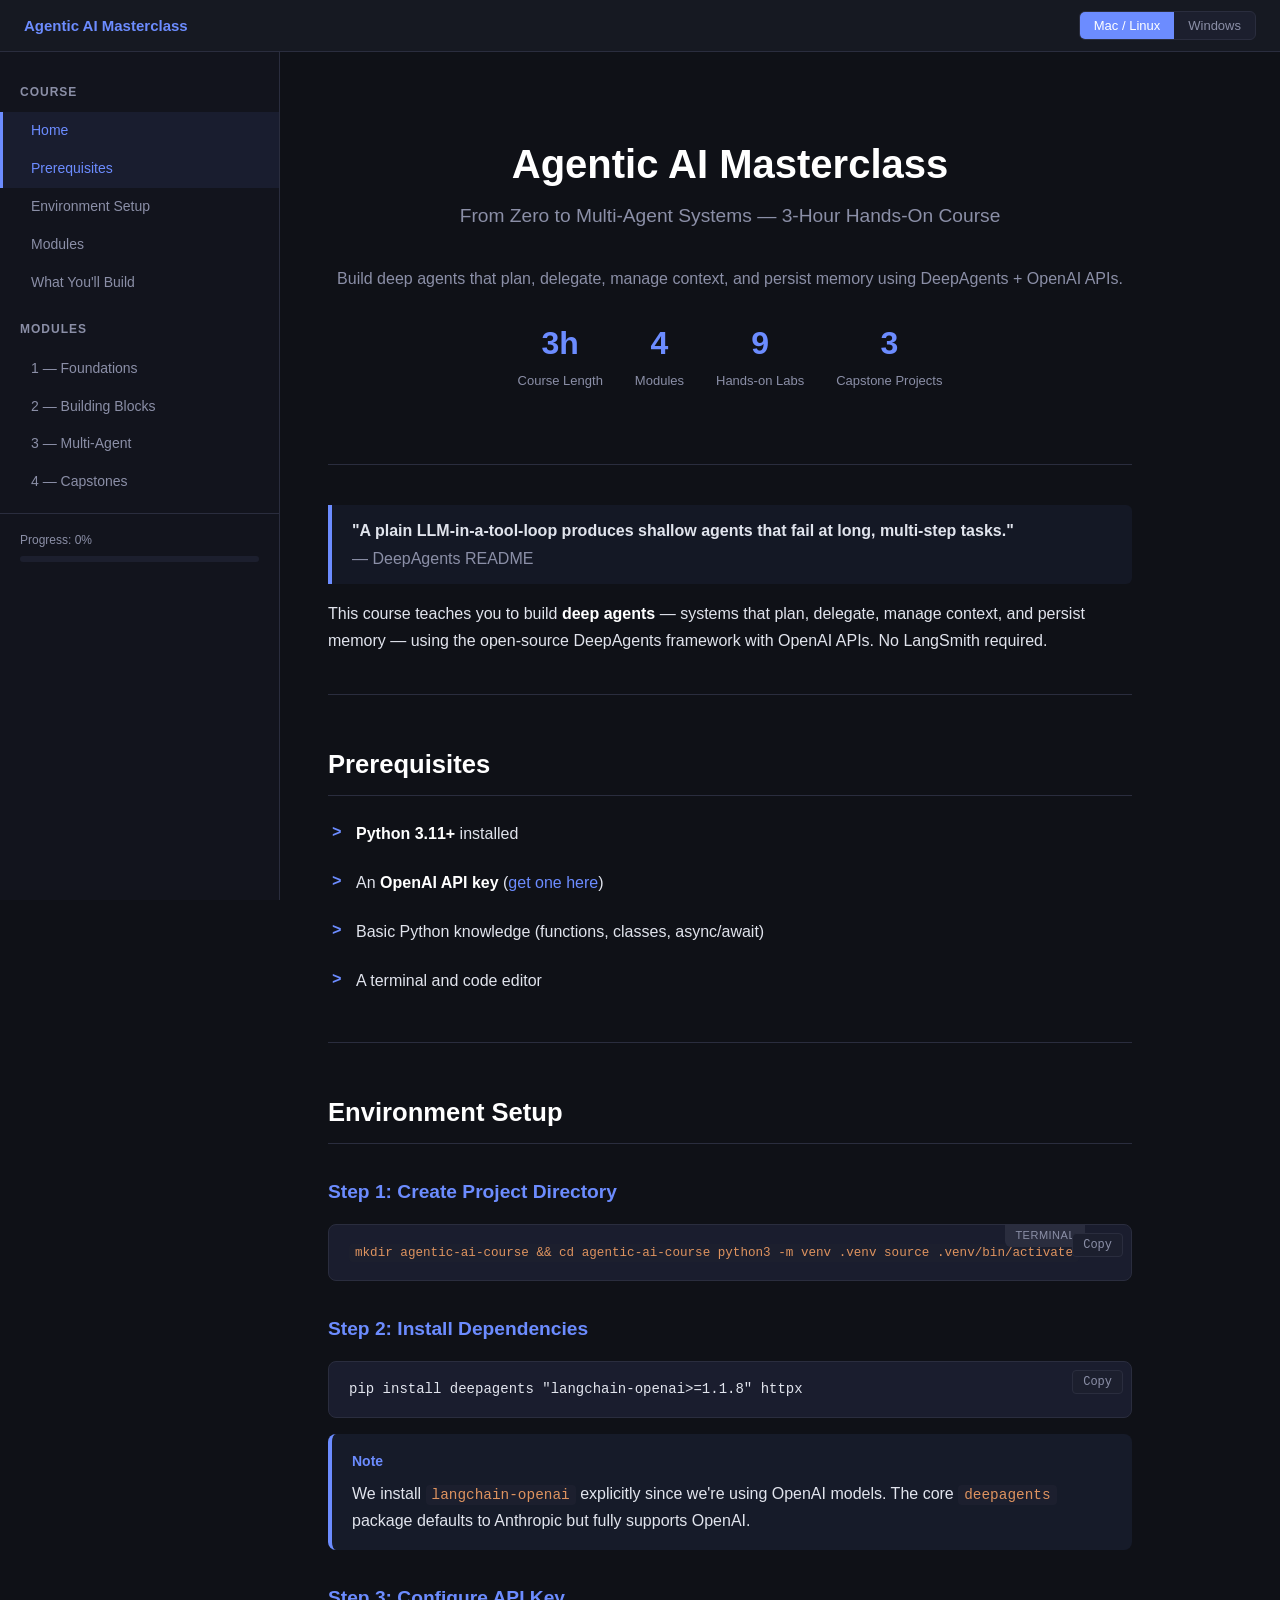
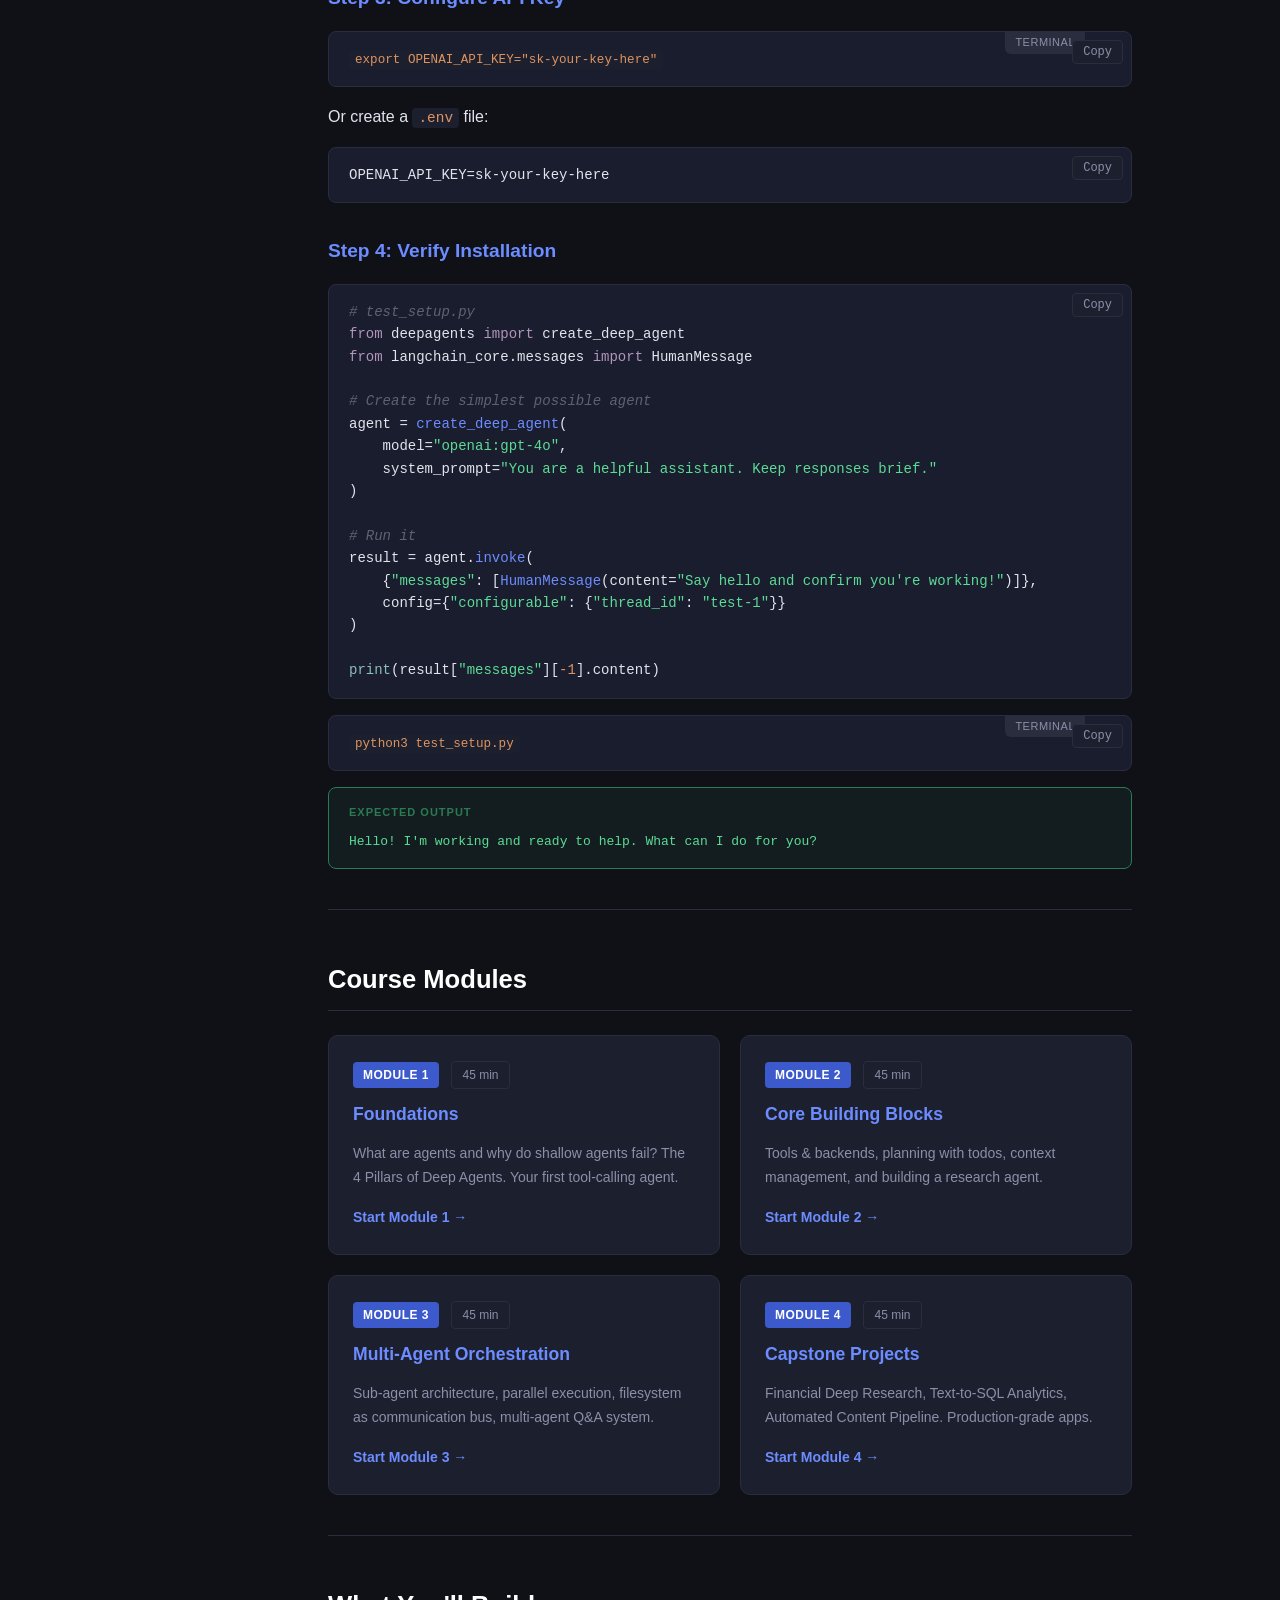
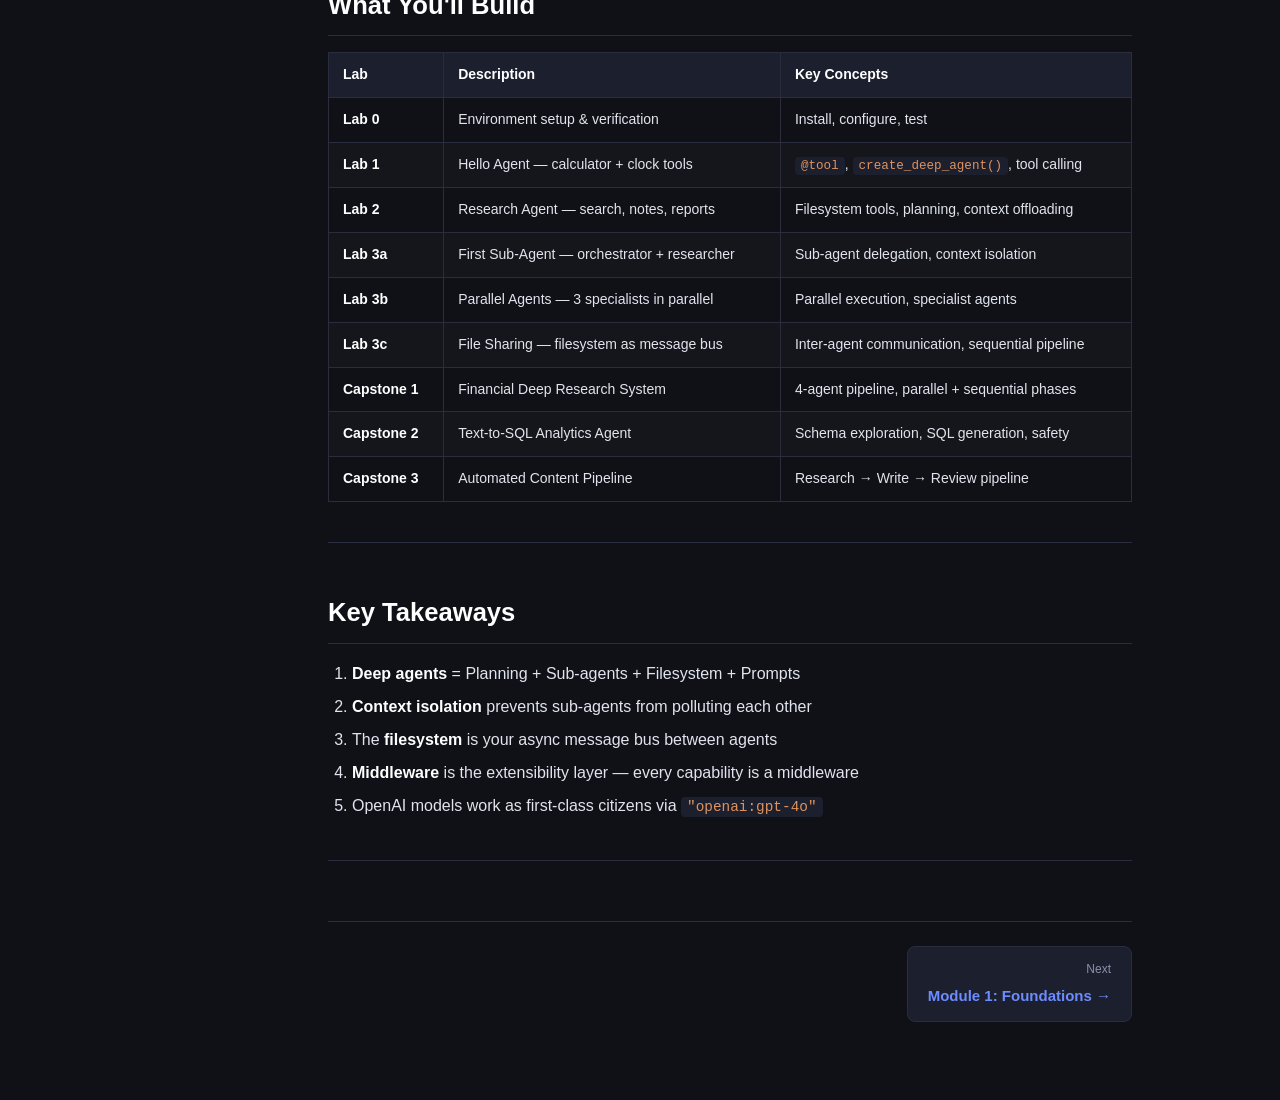
<file: course/website/index.html>
<!DOCTYPE html>
<html lang="en">
<head>
  <meta charset="UTF-8">
  <meta name="viewport" content="width=device-width, initial-scale=1.0">
  <title>Agentic AI Masterclass — From Zero to Multi-Agent Systems</title>
  <link rel="stylesheet" href="styles.css">
</head>
<body>

<!-- Top Bar -->
<div class="topbar">
  <button class="hamburger" aria-label="Toggle sidebar">&#9776;</button>
  <a href="index.html" class="topbar-brand">Agentic AI Masterclass</a>
  <div class="os-toggle">
    <button data-os="mac">Mac / Linux</button>
    <button data-os="windows">Windows</button>
  </div>
</div>

<!-- Sidebar Overlay (mobile) -->
<div class="sidebar-overlay"></div>

<!-- Sidebar -->
<nav class="sidebar">
  <div class="sidebar-section">
    <span class="sidebar-section-title">Course</span>
    <a href="index.html" class="active">Home</a>
    <a href="#prerequisites">Prerequisites</a>
    <a href="#setup">Environment Setup</a>
    <a href="#modules">Modules</a>
    <a href="#what-youll-build">What You'll Build</a>
  </div>
  <div class="sidebar-section">
    <span class="sidebar-section-title">Modules</span>
    <a href="module1.html">1 &mdash; Foundations</a>
    <a href="module2.html">2 &mdash; Building Blocks</a>
    <a href="module3.html">3 &mdash; Multi-Agent</a>
    <a href="module4.html">4 &mdash; Capstones</a>
  </div>
  <div class="sidebar-progress">
    <div class="sidebar-progress-label">Progress: <span class="progress-pct">0%</span></div>
    <div class="progress-bar"><div class="progress-bar-fill"></div></div>
  </div>
</nav>

<!-- Main Content -->
<div class="main">

  <!-- Hero -->
  <div class="hero">
    <h1>Agentic AI Masterclass</h1>
    <p class="subtitle">From Zero to Multi-Agent Systems &mdash; 3-Hour Hands-On Course</p>
    <p class="text-dim">Build deep agents that plan, delegate, manage context, and persist memory using DeepAgents + OpenAI APIs.</p>
    <div class="hero-stats">
      <div class="hero-stat">
        <div class="hero-stat-value">3h</div>
        <div class="hero-stat-label">Course Length</div>
      </div>
      <div class="hero-stat">
        <div class="hero-stat-value">4</div>
        <div class="hero-stat-label">Modules</div>
      </div>
      <div class="hero-stat">
        <div class="hero-stat-value">9</div>
        <div class="hero-stat-label">Hands-on Labs</div>
      </div>
      <div class="hero-stat">
        <div class="hero-stat-value">3</div>
        <div class="hero-stat-label">Capstone Projects</div>
      </div>
    </div>
  </div>

  <hr>

  <!-- Philosophy -->
  <blockquote>
    <strong>"A plain LLM-in-a-tool-loop produces shallow agents that fail at long, multi-step tasks."</strong>
    <br>&mdash; DeepAgents README
  </blockquote>

  <p>This course teaches you to build <strong>deep agents</strong> &mdash; systems that plan, delegate, manage context, and persist memory &mdash; using the open-source DeepAgents framework with OpenAI APIs. No LangSmith required.</p>

  <hr>

  <!-- Prerequisites -->
  <h2 id="prerequisites">Prerequisites</h2>
  <ul class="prereq-list">
    <li><strong>Python 3.11+</strong> installed</li>
    <li>An <strong>OpenAI API key</strong> (<a href="https://platform.openai.com/api-keys" target="_blank">get one here</a>)</li>
    <li>Basic Python knowledge (functions, classes, async/await)</li>
    <li>A terminal and code editor</li>
  </ul>

  <hr>

  <!-- Environment Setup -->
  <h2 id="setup">Environment Setup</h2>

  <h3>Step 1: Create Project Directory</h3>
  <div class="os-command" data-mac="mkdir agentic-ai-course && cd agentic-ai-course
python3 -m venv .venv
source .venv/bin/activate" data-windows="mkdir agentic-ai-course && cd agentic-ai-course
python -m venv .venv
.venv\Scripts\activate"><code></code></div>

  <h3>Step 2: Install Dependencies</h3>
  <pre><code>pip install deepagents "langchain-openai>=1.1.8" httpx</code></pre>

  <div class="callout callout-info">
    <div class="callout-title">Note</div>
    We install <code>langchain-openai</code> explicitly since we're using OpenAI models. The core <code>deepagents</code> package defaults to Anthropic but fully supports OpenAI.
  </div>

  <h3>Step 3: Configure API Key</h3>
  <div class="os-command" data-mac="export OPENAI_API_KEY=&quot;sk-your-key-here&quot;" data-windows="set OPENAI_API_KEY=sk-your-key-here"><code></code></div>

  <p>Or create a <code>.env</code> file:</p>
  <pre><code>OPENAI_API_KEY=sk-your-key-here</code></pre>

  <h3>Step 4: Verify Installation</h3>
  <pre><code><span class="cm"># test_setup.py</span>
<span class="kw">from</span> deepagents <span class="kw">import</span> create_deep_agent
<span class="kw">from</span> langchain_core.messages <span class="kw">import</span> HumanMessage

<span class="cm"># Create the simplest possible agent</span>
agent = <span class="fn">create_deep_agent</span>(
    model=<span class="st">"openai:gpt-4o"</span>,
    system_prompt=<span class="st">"You are a helpful assistant. Keep responses brief."</span>
)

<span class="cm"># Run it</span>
result = agent.<span class="fn">invoke</span>(
    {<span class="st">"messages"</span>: [<span class="fn">HumanMessage</span>(content=<span class="st">"Say hello and confirm you're working!"</span>)]},
    config={<span class="st">"configurable"</span>: {<span class="st">"thread_id"</span>: <span class="st">"test-1"</span>}}
)

<span class="bi">print</span>(result[<span class="st">"messages"</span>][<span class="nu">-1</span>].content)</code></pre>

  <div class="os-command" data-mac="python3 test_setup.py" data-windows="python test_setup.py"><code></code></div>

  <div class="expected-output">Hello! I'm working and ready to help. What can I do for you?</div>

  <hr>

  <!-- Modules -->
  <h2 id="modules">Course Modules</h2>

  <div class="card-grid">
    <div class="card">
      <span class="module-badge">Module 1</span>
      <span class="time-badge">45 min</span>
      <h3>Foundations</h3>
      <p>What are agents and why do shallow agents fail? The 4 Pillars of Deep Agents. Your first tool-calling agent.</p>
      <a href="module1.html" class="card-link">Start Module 1 &rarr;</a>
    </div>

    <div class="card">
      <span class="module-badge">Module 2</span>
      <span class="time-badge">45 min</span>
      <h3>Core Building Blocks</h3>
      <p>Tools &amp; backends, planning with todos, context management, and building a research agent.</p>
      <a href="module2.html" class="card-link">Start Module 2 &rarr;</a>
    </div>

    <div class="card">
      <span class="module-badge">Module 3</span>
      <span class="time-badge">45 min</span>
      <h3>Multi-Agent Orchestration</h3>
      <p>Sub-agent architecture, parallel execution, filesystem as communication bus, multi-agent Q&amp;A system.</p>
      <a href="module3.html" class="card-link">Start Module 3 &rarr;</a>
    </div>

    <div class="card">
      <span class="module-badge">Module 4</span>
      <span class="time-badge">45 min</span>
      <h3>Capstone Projects</h3>
      <p>Financial Deep Research, Text-to-SQL Analytics, Automated Content Pipeline. Production-grade apps.</p>
      <a href="module4.html" class="card-link">Start Module 4 &rarr;</a>
    </div>
  </div>

  <hr>

  <!-- What You'll Build -->
  <h2 id="what-youll-build">What You'll Build</h2>

  <table>
    <thead>
      <tr><th>Lab</th><th>Description</th><th>Key Concepts</th></tr>
    </thead>
    <tbody>
      <tr>
        <td><strong>Lab 0</strong></td>
        <td>Environment setup &amp; verification</td>
        <td>Install, configure, test</td>
      </tr>
      <tr>
        <td><strong>Lab 1</strong></td>
        <td>Hello Agent &mdash; calculator + clock tools</td>
        <td><code>@tool</code>, <code>create_deep_agent()</code>, tool calling</td>
      </tr>
      <tr>
        <td><strong>Lab 2</strong></td>
        <td>Research Agent &mdash; search, notes, reports</td>
        <td>Filesystem tools, planning, context offloading</td>
      </tr>
      <tr>
        <td><strong>Lab 3a</strong></td>
        <td>First Sub-Agent &mdash; orchestrator + researcher</td>
        <td>Sub-agent delegation, context isolation</td>
      </tr>
      <tr>
        <td><strong>Lab 3b</strong></td>
        <td>Parallel Agents &mdash; 3 specialists in parallel</td>
        <td>Parallel execution, specialist agents</td>
      </tr>
      <tr>
        <td><strong>Lab 3c</strong></td>
        <td>File Sharing &mdash; filesystem as message bus</td>
        <td>Inter-agent communication, sequential pipeline</td>
      </tr>
      <tr>
        <td><strong>Capstone 1</strong></td>
        <td>Financial Deep Research System</td>
        <td>4-agent pipeline, parallel + sequential phases</td>
      </tr>
      <tr>
        <td><strong>Capstone 2</strong></td>
        <td>Text-to-SQL Analytics Agent</td>
        <td>Schema exploration, SQL generation, safety</td>
      </tr>
      <tr>
        <td><strong>Capstone 3</strong></td>
        <td>Automated Content Pipeline</td>
        <td>Research &rarr; Write &rarr; Review pipeline</td>
      </tr>
    </tbody>
  </table>

  <hr>

  <!-- Key Takeaways -->
  <h2>Key Takeaways</h2>
  <ol>
    <li><strong>Deep agents</strong> = Planning + Sub-agents + Filesystem + Prompts</li>
    <li><strong>Context isolation</strong> prevents sub-agents from polluting each other</li>
    <li>The <strong>filesystem</strong> is your async message bus between agents</li>
    <li><strong>Middleware</strong> is the extensibility layer &mdash; every capability is a middleware</li>
    <li>OpenAI models work as first-class citizens via <code>"openai:gpt-4o"</code></li>
  </ol>

  <hr>

  <!-- Page Nav -->
  <div class="page-nav">
    <div></div>
    <a href="module1.html" class="next">
      <span class="page-nav-label">Next</span>
      <span class="page-nav-title">Module 1: Foundations &rarr;</span>
    </a>
  </div>

</div>

<script src="script.js"></script>
</body>
</html>
</file>
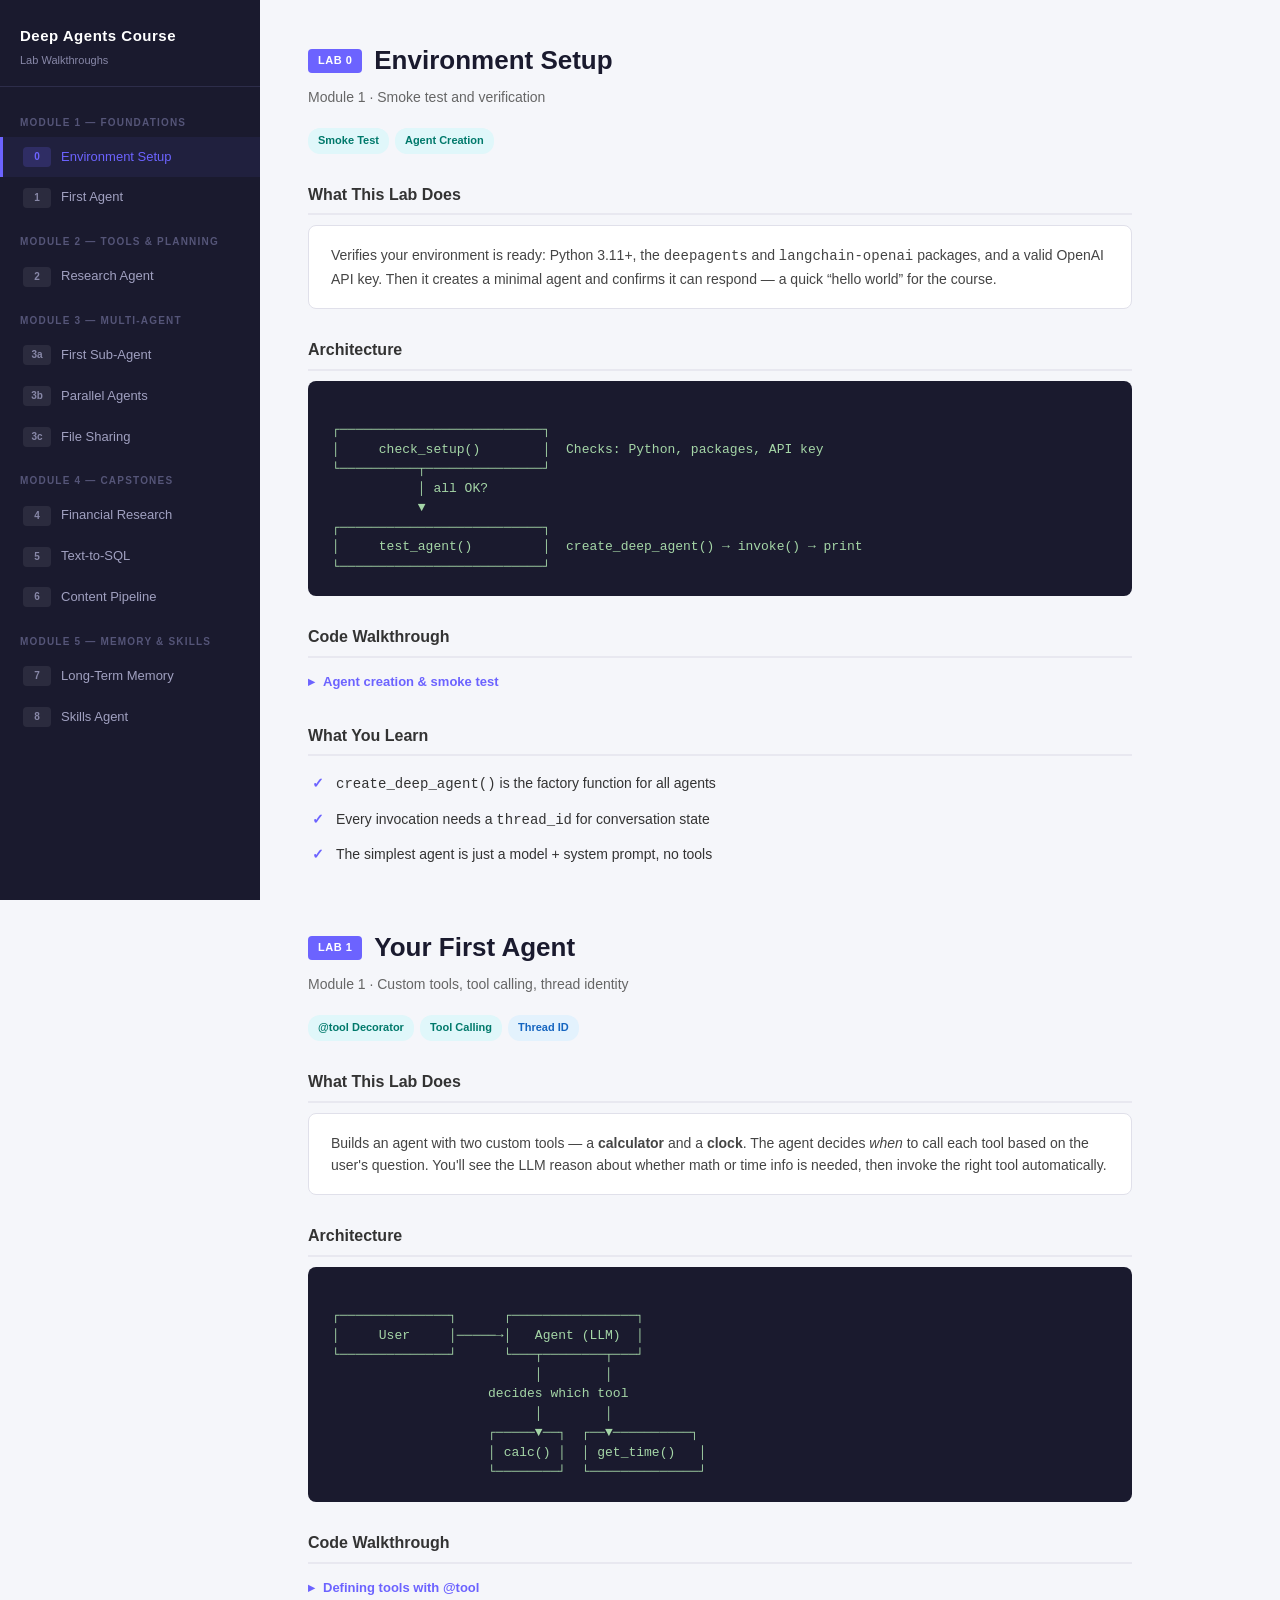
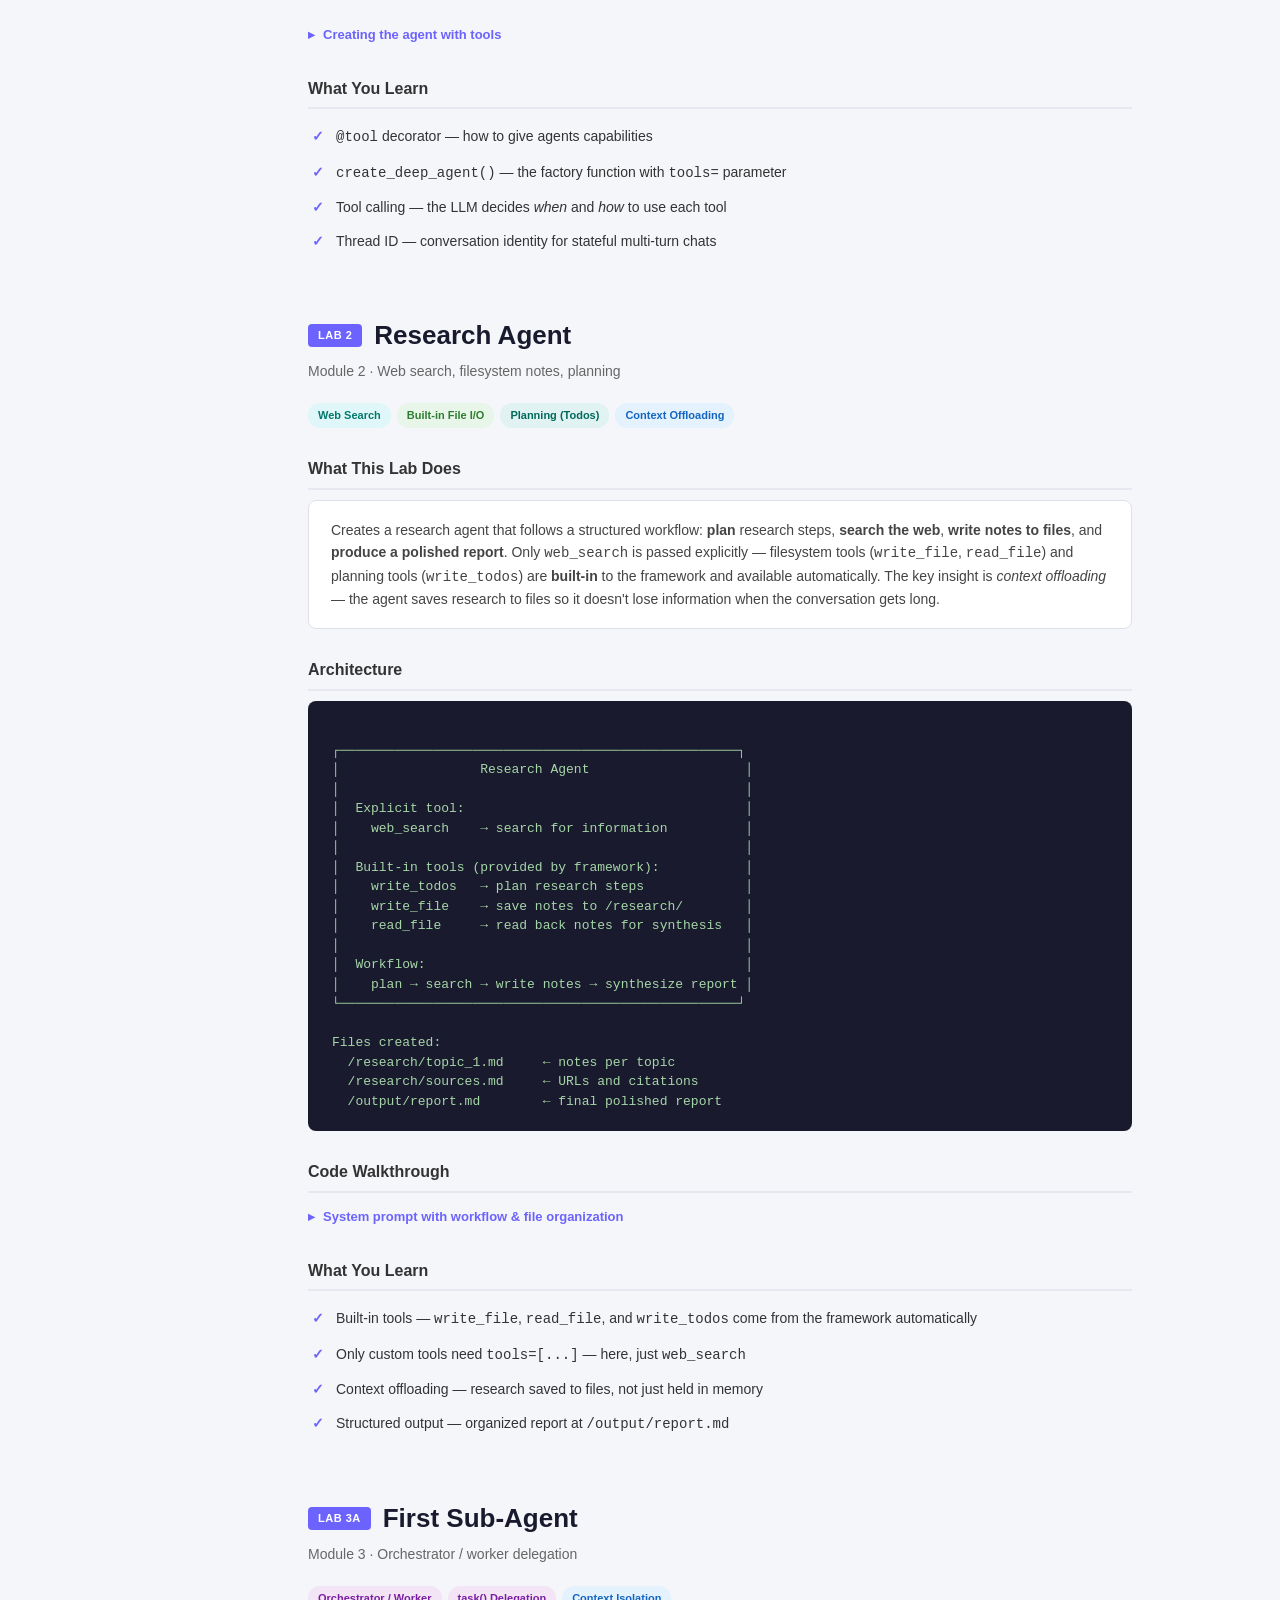
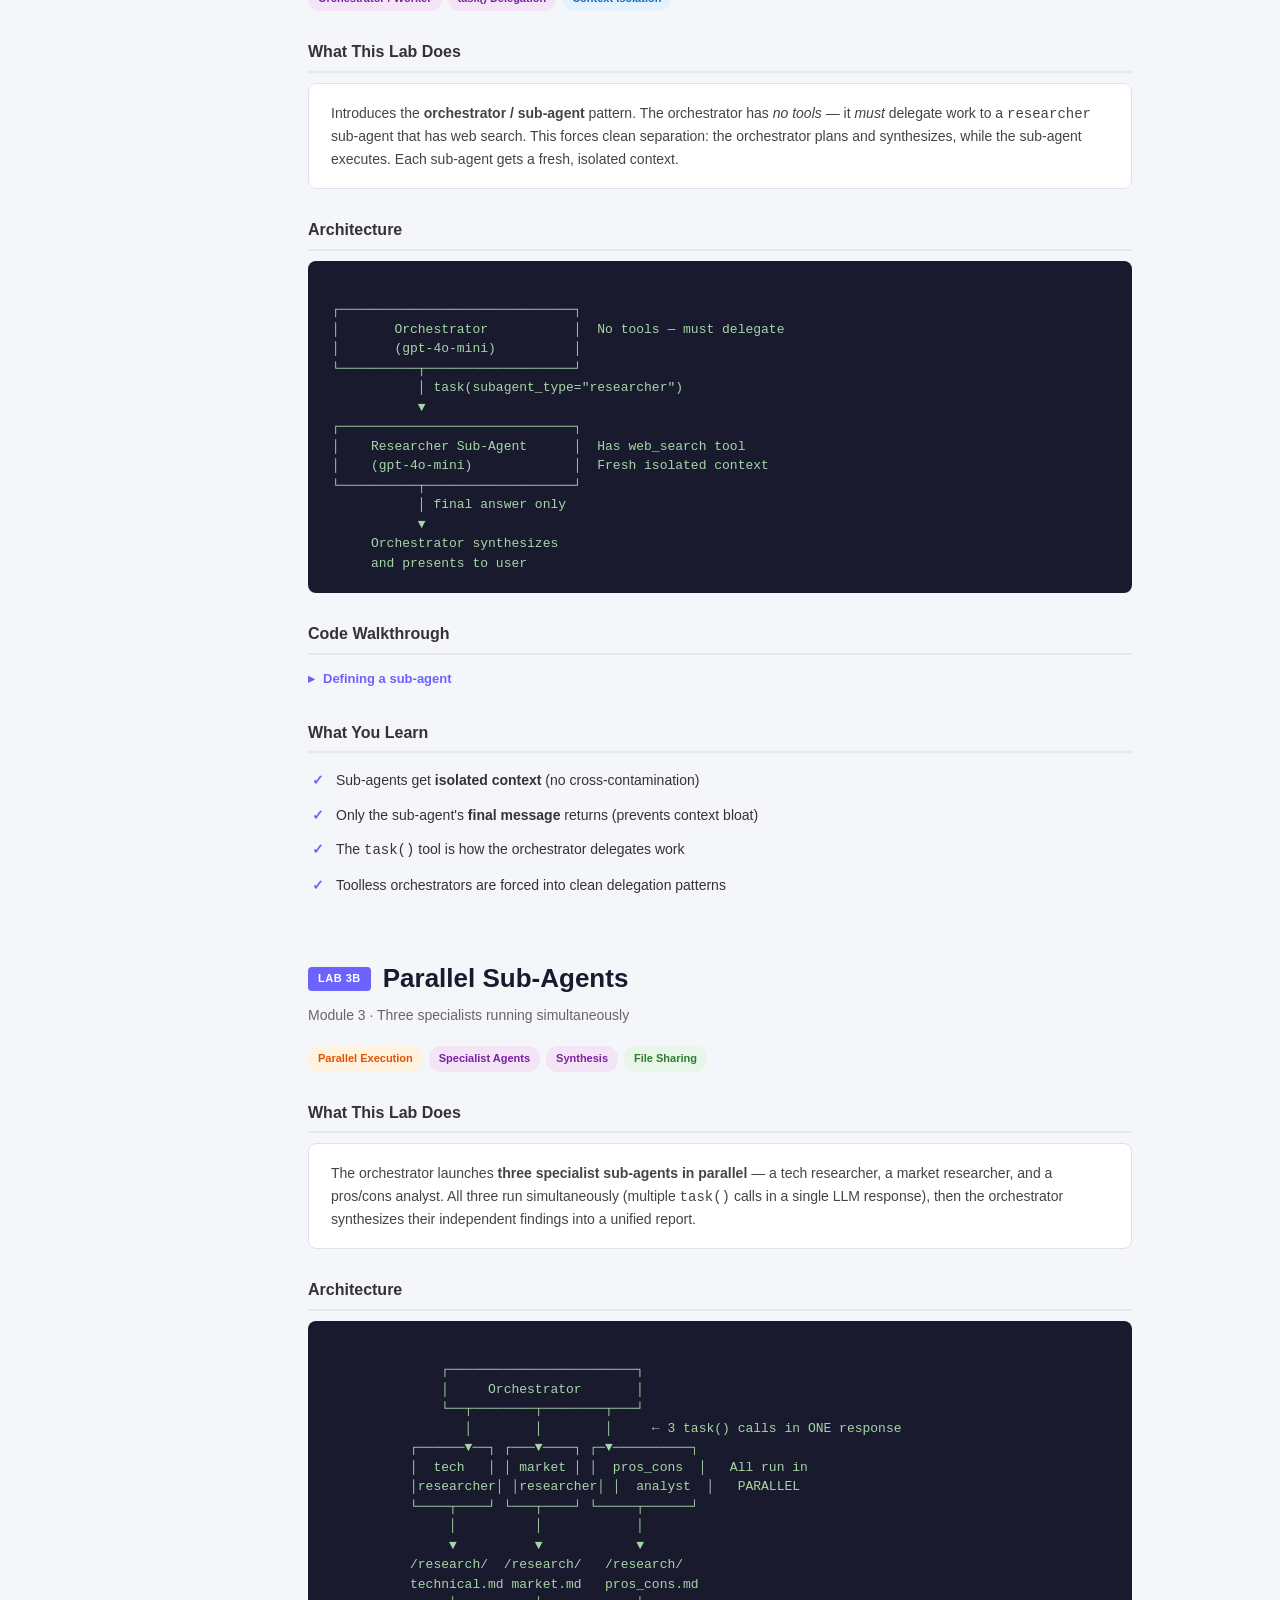
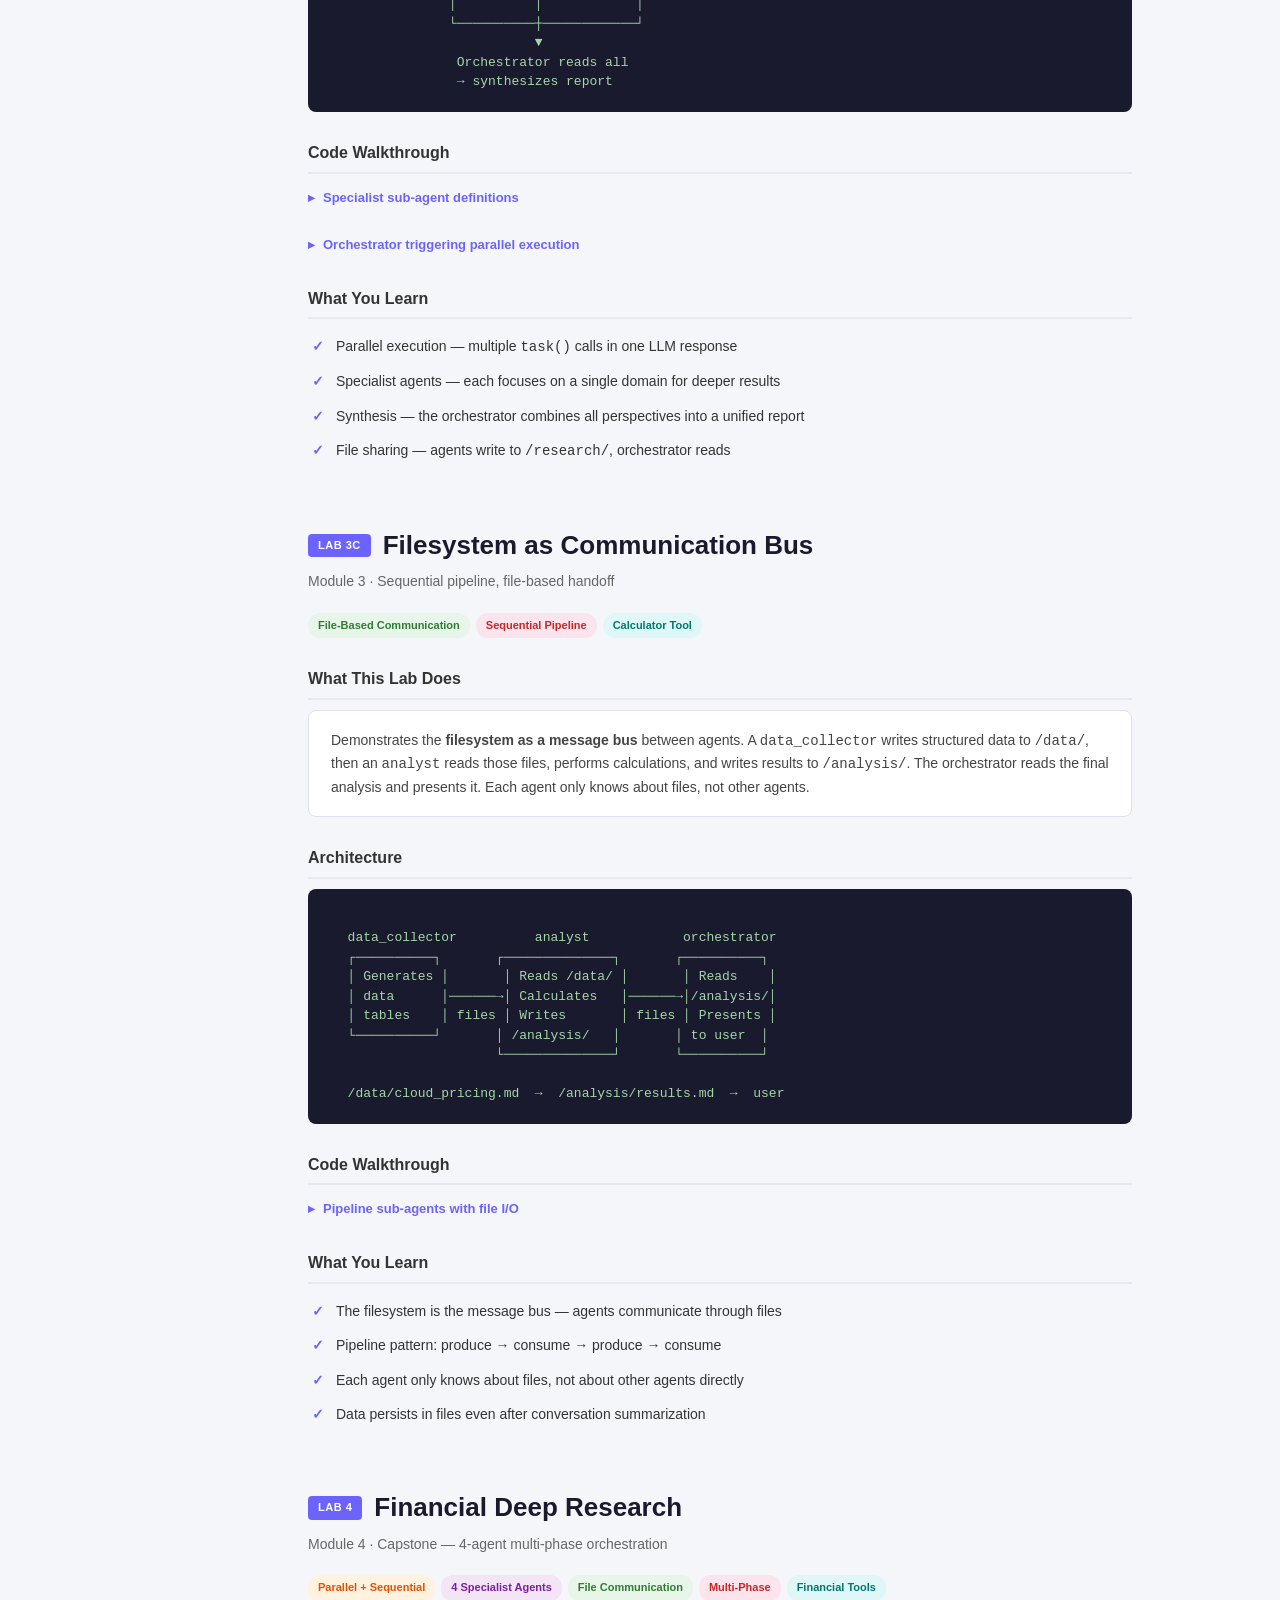
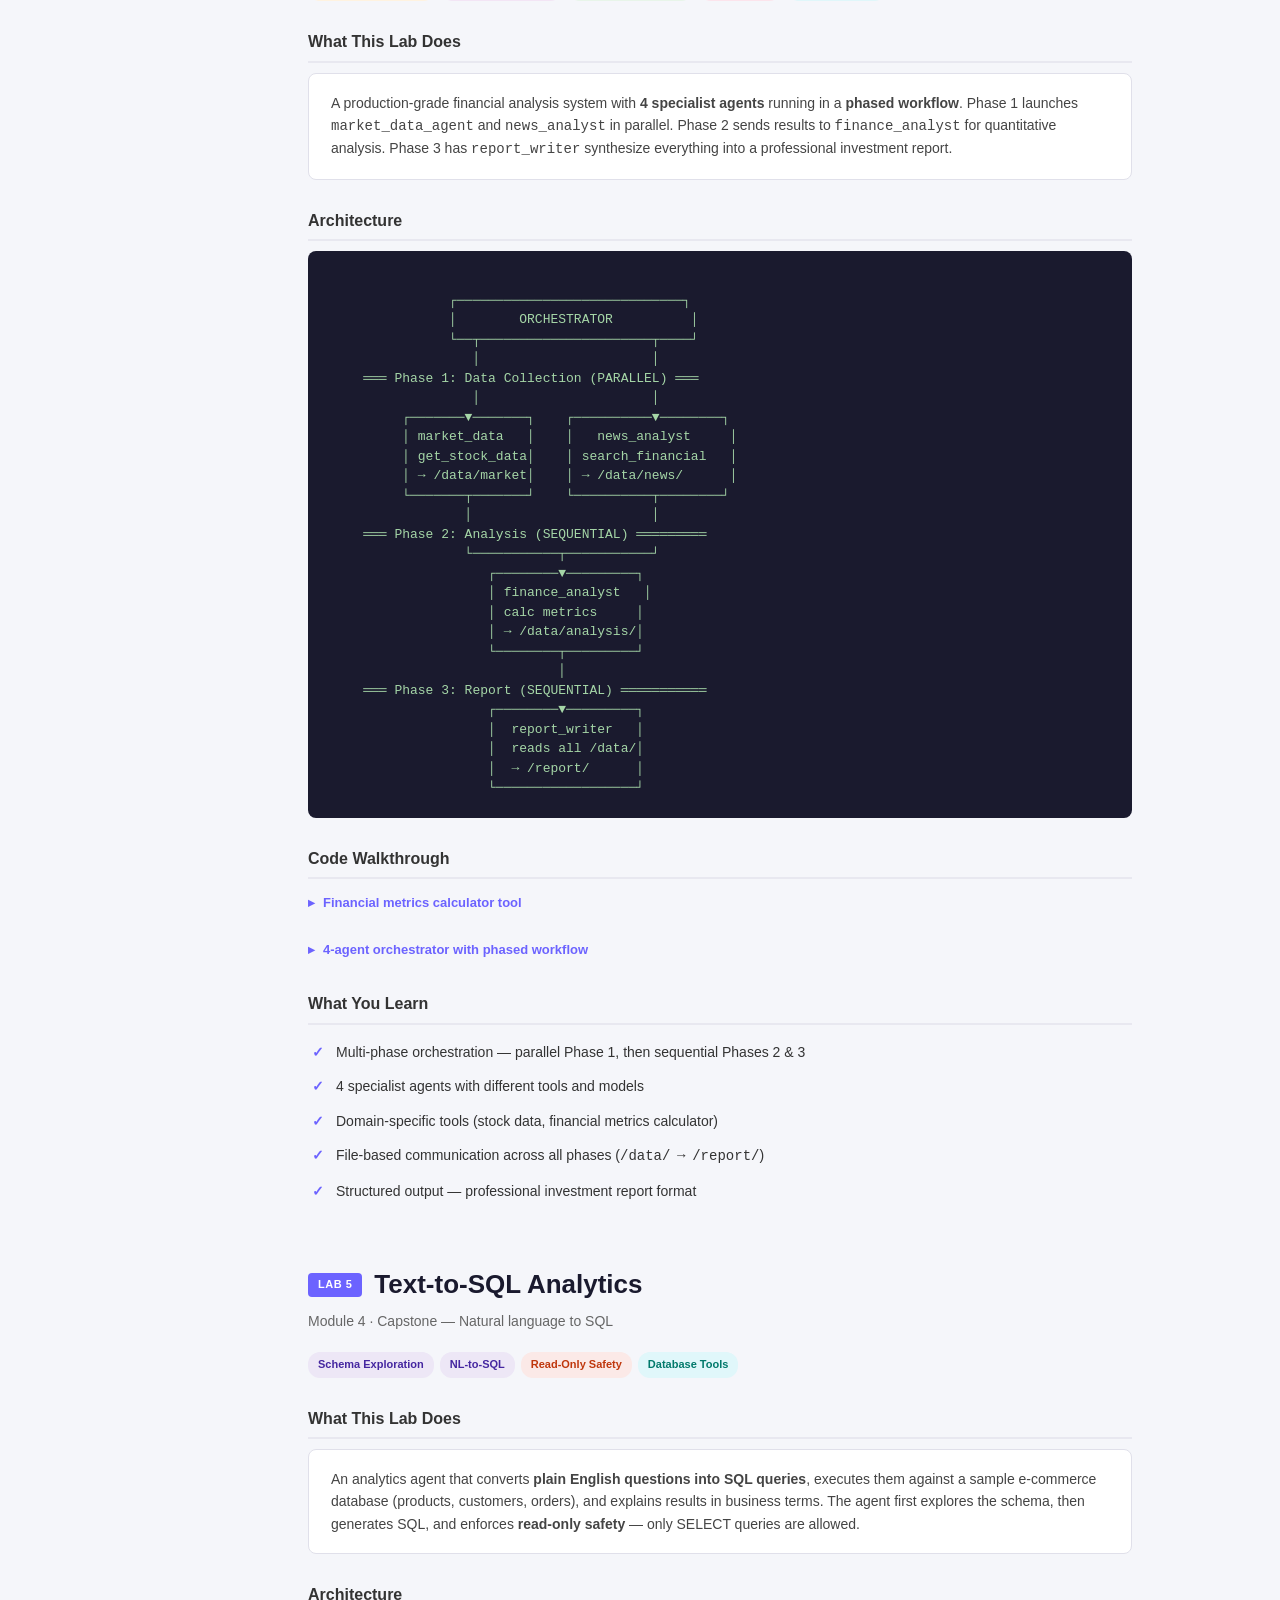
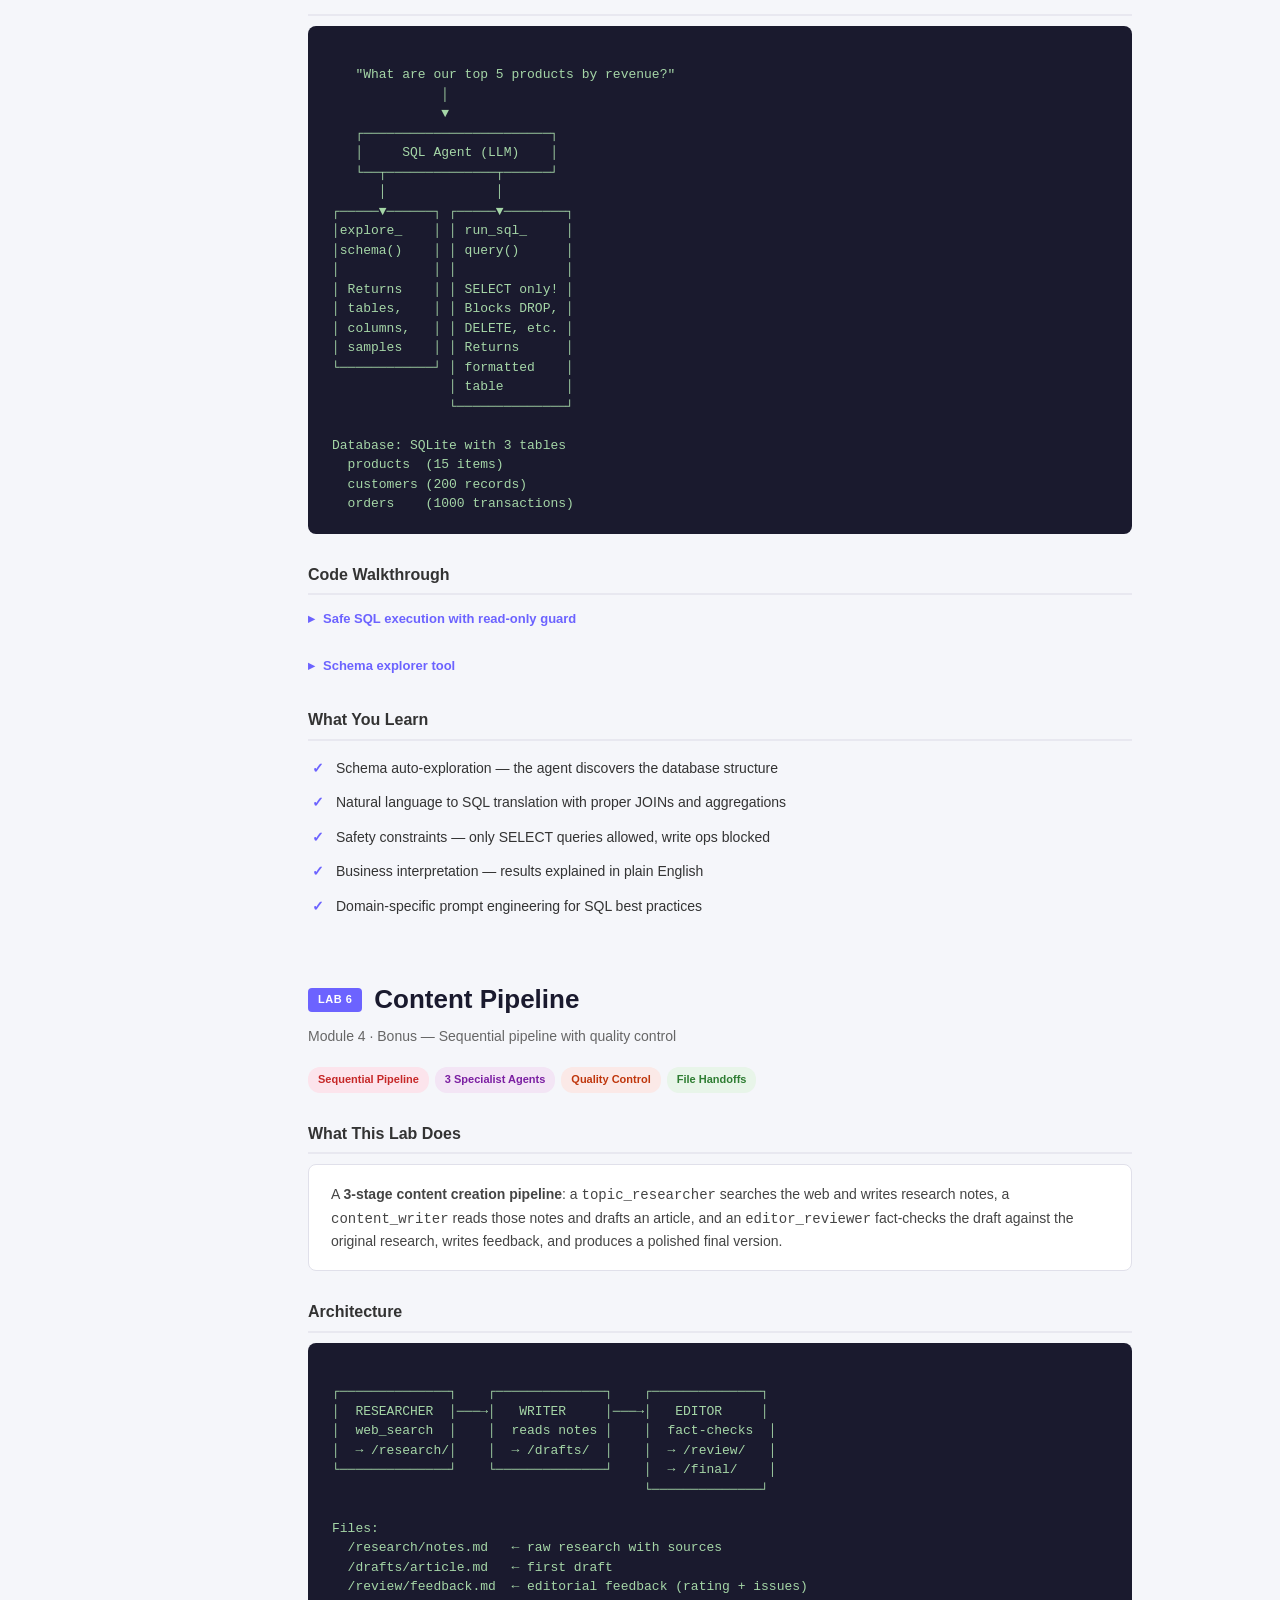
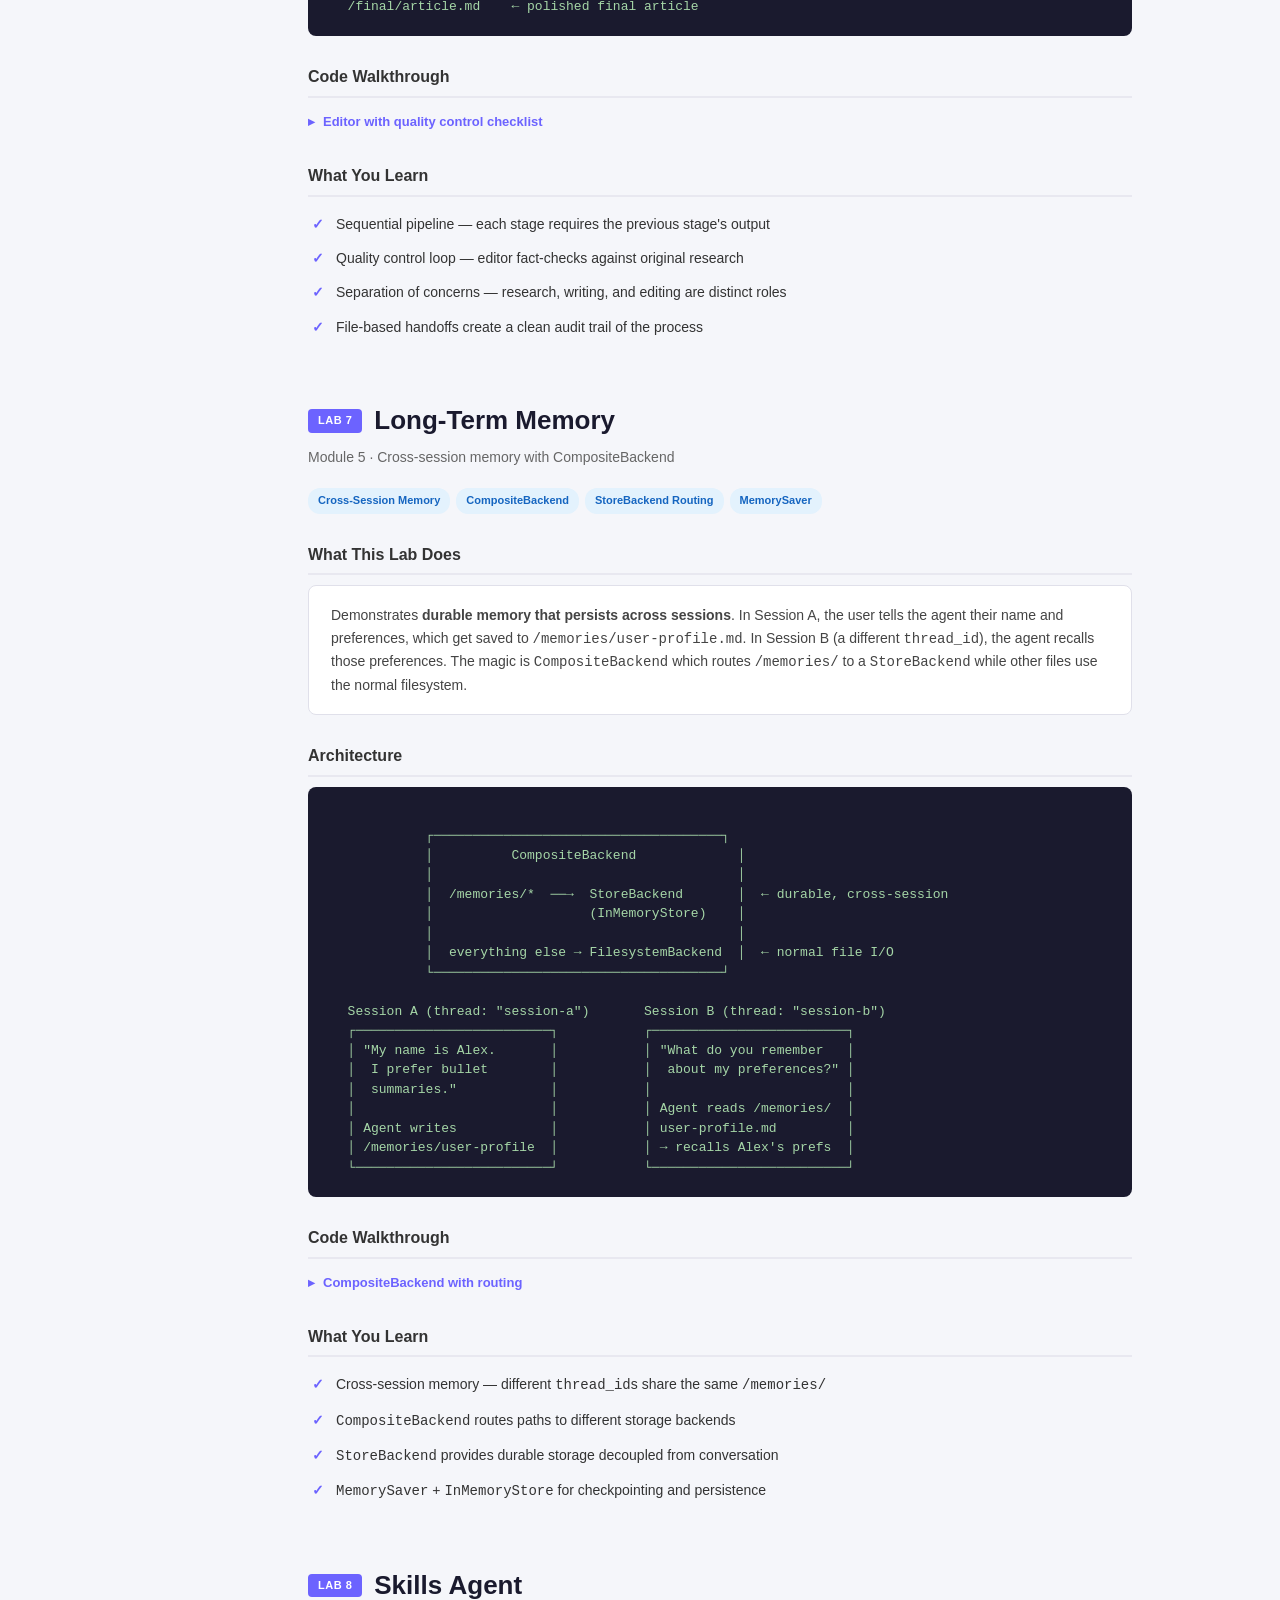
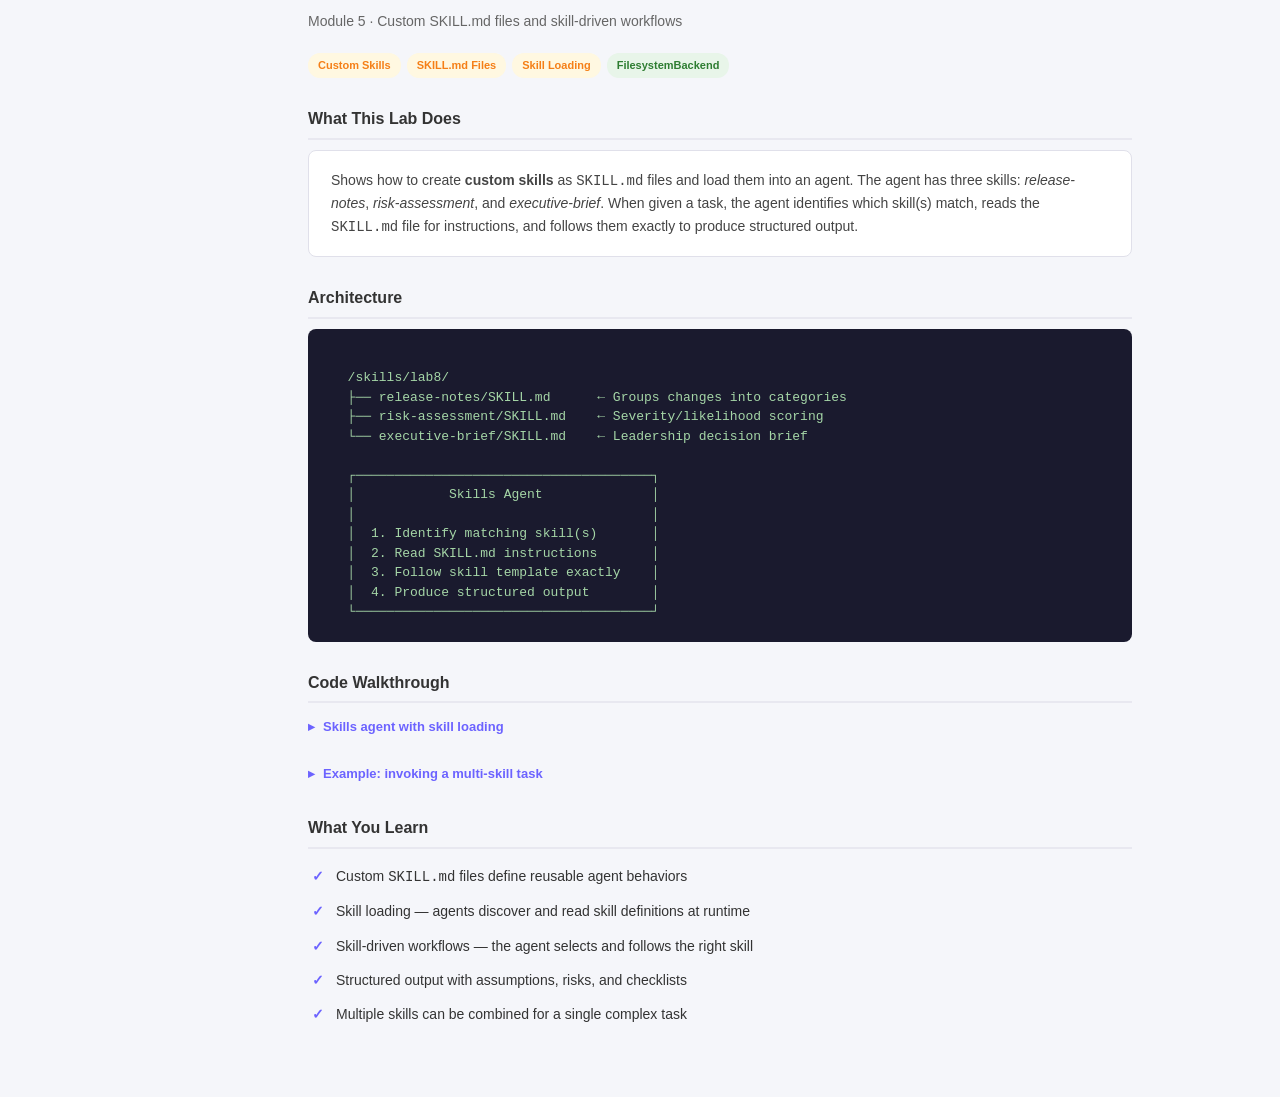
<file: course/agent-docs/lab-walkthrough.html>
<!DOCTYPE html>
<html lang="en">
<head>
<meta charset="UTF-8">
<meta name="viewport" content="width=device-width, initial-scale=1.0">
<title>Deep Agents Course — Lab Walkthroughs</title>
<style>
/* ── Reset & Base ─────────────────────────── */
*, *::before, *::after { box-sizing: border-box; margin: 0; padding: 0; }
html { scroll-behavior: smooth; }
body {
  font-family: -apple-system, BlinkMacSystemFont, "Segoe UI", Roboto, Helvetica, Arial, sans-serif;
  color: #1a1a2e; background: #f5f6fa; line-height: 1.6; display: flex; min-height: 100vh;
}

/* ── Sidebar ──────────────────────────────── */
.sidebar {
  width: 260px; min-width: 260px; background: #1a1a2e; color: #c7c7d8;
  position: sticky; top: 0; height: 100vh; overflow-y: auto;
  display: flex; flex-direction: column; z-index: 10;
}
.sidebar-header { padding: 24px 20px 16px; border-bottom: 1px solid #2d2d4a; }
.sidebar-header h1 { font-size: 15px; color: #fff; font-weight: 700; letter-spacing: 0.5px; }
.sidebar-header p { font-size: 11px; color: #8888a8; margin-top: 4px; }
.sidebar nav { flex: 1; padding: 12px 0; }
.sidebar nav a {
  display: flex; align-items: center; gap: 10px; padding: 10px 20px;
  color: #a0a0c0; text-decoration: none; font-size: 13px; transition: all 0.15s;
  border-left: 3px solid transparent;
}
.sidebar nav a:hover { color: #fff; background: rgba(255,255,255,0.05); }
.sidebar nav a.active { color: #6c63ff; border-left-color: #6c63ff; background: rgba(108,99,255,0.08); }
.sidebar nav a .lab-num {
  display: inline-flex; align-items: center; justify-content: center;
  width: 28px; height: 20px; border-radius: 4px; font-size: 10px; font-weight: 700;
  background: rgba(255,255,255,0.08); color: #8888a8; flex-shrink: 0;
}
.sidebar nav a.active .lab-num { background: rgba(108,99,255,0.2); color: #6c63ff; }
.sidebar .module-label {
  padding: 16px 20px 6px; font-size: 10px; font-weight: 700; text-transform: uppercase;
  letter-spacing: 1.2px; color: #555578;
}

/* ── Main Content ─────────────────────────── */
.main { flex: 1; padding: 40px 48px; max-width: 920px; }

/* ── Lab Section ──────────────────────────── */
.lab-section { margin-bottom: 56px; scroll-margin-top: 24px; }
.lab-section h2 {
  font-size: 26px; font-weight: 800; color: #1a1a2e; margin-bottom: 4px;
  display: flex; align-items: center; gap: 12px;
}
.lab-section h2 .lab-tag {
  font-size: 11px; font-weight: 700; background: #6c63ff; color: #fff;
  padding: 3px 10px; border-radius: 4px; letter-spacing: 0.5px;
}
.lab-subtitle { font-size: 14px; color: #666; margin-bottom: 20px; }

/* ── Subsection Headings ──────────────────── */
.lab-section h3 {
  font-size: 16px; font-weight: 700; color: #333; margin: 28px 0 10px;
  padding-bottom: 6px; border-bottom: 2px solid #e8e8f0;
}

/* ── Badges / Pills ───────────────────────── */
.badges { display: flex; flex-wrap: wrap; gap: 6px; margin-bottom: 20px; }
.badge {
  font-size: 11px; font-weight: 600; padding: 4px 10px; border-radius: 12px;
  white-space: nowrap;
}
.badge-tool { background: #e0f7fa; color: #00796b; }
.badge-delegation { background: #f3e5f5; color: #7b1fa2; }
.badge-parallel { background: #fff3e0; color: #e65100; }
.badge-file { background: #e8f5e9; color: #2e7d32; }
.badge-memory { background: #e3f2fd; color: #1565c0; }
.badge-pipeline { background: #fce4ec; color: #c62828; }
.badge-sql { background: #ede7f6; color: #4527a0; }
.badge-skill { background: #fff8e1; color: #f57f17; }
.badge-planning { background: #e0f2f1; color: #00695c; }
.badge-safety { background: #fbe9e7; color: #bf360c; }

/* ── Summary Box ──────────────────────────── */
.summary-box {
  background: #fff; border: 1px solid #e0e0ea; border-radius: 8px;
  padding: 18px 22px; margin-bottom: 20px; font-size: 14px; color: #444;
}

/* ── Architecture Diagram ─────────────────── */
.diagram {
  background: #1a1a2e; color: #a5d6a7; border-radius: 8px; padding: 20px 24px;
  font-family: "SF Mono", "Fira Code", "Cascadia Code", Consolas, monospace;
  font-size: 13px; line-height: 1.5; overflow-x: auto; margin-bottom: 20px;
  white-space: pre;
}

/* ── Code Blocks ──────────────────────────── */
.code-section { margin-bottom: 20px; }
.code-toggle {
  display: flex; align-items: center; gap: 8px; background: none; border: none;
  cursor: pointer; font-size: 13px; font-weight: 600; color: #6c63ff;
  padding: 6px 0; user-select: none;
}
.code-toggle::before { content: "▸"; transition: transform 0.2s; display: inline-block; }
.code-toggle.open::before { transform: rotate(90deg); }
.code-block-wrap {
  display: none; margin-top: 6px; border-radius: 8px; overflow: hidden;
  border: 1px solid #e0e0ea;
}
.code-block-wrap.open { display: block; }
.code-annotation {
  background: #f0f0f8; padding: 10px 16px; font-size: 12px; color: #555;
  border-bottom: 1px solid #e0e0ea; line-height: 1.5;
}
.code-block {
  background: #fafafe; padding: 16px 20px; overflow-x: auto;
  font-family: "SF Mono", "Fira Code", Consolas, monospace; font-size: 12.5px;
  line-height: 1.6; color: #2d2d4a; white-space: pre;
}
/* Basic syntax highlighting via CSS classes */
.code-block .kw { color: #7b1fa2; font-weight: 600; } /* keywords */
.code-block .fn { color: #1565c0; }                    /* functions */
.code-block .st { color: #2e7d32; }                    /* strings */
.code-block .cm { color: #9e9e9e; font-style: italic;} /* comments */
.code-block .dc { color: #e65100; }                    /* decorators */
.code-block .nb { color: #00796b; }                    /* builtins */

/* ── Takeaways ────────────────────────────── */
.takeaways { list-style: none; padding: 0; }
.takeaways li {
  padding: 6px 0 6px 28px; position: relative; font-size: 14px; color: #333;
}
.takeaways li::before {
  content: "✓"; position: absolute; left: 4px; color: #6c63ff; font-weight: 700;
}

/* ── Responsive ───────────────────────────── */
@media (max-width: 900px) {
  .sidebar { width: 220px; min-width: 220px; }
  .main { padding: 24px 20px; }
}
</style>
</head>
<body>

<!-- ═══════════ SIDEBAR ═══════════ -->
<aside class="sidebar">
  <div class="sidebar-header">
    <h1>Deep Agents Course</h1>
    <p>Lab Walkthroughs</p>
  </div>
  <nav>
    <div class="module-label">Module 1 — Foundations</div>
    <a href="#lab0"><span class="lab-num">0</span> Environment Setup</a>
    <a href="#lab1"><span class="lab-num">1</span> First Agent</a>

    <div class="module-label">Module 2 — Tools & Planning</div>
    <a href="#lab2"><span class="lab-num">2</span> Research Agent</a>

    <div class="module-label">Module 3 — Multi-Agent</div>
    <a href="#lab3a"><span class="lab-num">3a</span> First Sub-Agent</a>
    <a href="#lab3b"><span class="lab-num">3b</span> Parallel Agents</a>
    <a href="#lab3c"><span class="lab-num">3c</span> File Sharing</a>

    <div class="module-label">Module 4 — Capstones</div>
    <a href="#lab4"><span class="lab-num">4</span> Financial Research</a>
    <a href="#lab5"><span class="lab-num">5</span> Text-to-SQL</a>
    <a href="#lab6"><span class="lab-num">6</span> Content Pipeline</a>

    <div class="module-label">Module 5 — Memory & Skills</div>
    <a href="#lab7"><span class="lab-num">7</span> Long-Term Memory</a>
    <a href="#lab8"><span class="lab-num">8</span> Skills Agent</a>
  </nav>
</aside>

<!-- ═══════════ MAIN CONTENT ═══════════ -->
<div class="main">


<!-- ═══════════════════════════════════════════════════════
     LAB 0
     ═══════════════════════════════════════════════════════ -->
<section class="lab-section" id="lab0">
  <h2><span class="lab-tag">LAB 0</span> Environment Setup</h2>
  <p class="lab-subtitle">Module 1 &middot; Smoke test and verification</p>

  <div class="badges">
    <span class="badge badge-tool">Smoke Test</span>
    <span class="badge badge-tool">Agent Creation</span>
  </div>

  <h3>What This Lab Does</h3>
  <div class="summary-box">
    Verifies your environment is ready: Python 3.11+, the <code>deepagents</code> and <code>langchain-openai</code> packages, and a valid OpenAI API key. Then it creates a minimal agent and confirms it can respond &mdash; a quick &ldquo;hello world&rdquo; for the course.
  </div>

  <h3>Architecture</h3>
  <div class="diagram">
┌──────────────────────────┐
│     check_setup()        │  Checks: Python, packages, API key
└──────────┬───────────────┘
           │ all OK?
           ▼
┌──────────────────────────┐
│     test_agent()         │  create_deep_agent() → invoke() → print
└──────────────────────────┘</div>

  <h3>Code Walkthrough</h3>

  <div class="code-section">
    <button class="code-toggle" onclick="toggle(this)">Agent creation &amp; smoke test</button>
    <div class="code-block-wrap">
      <div class="code-annotation">
        The simplest possible agent &mdash; no tools, just a system prompt.
        <code>invoke()</code> sends a message and returns the response.
        The <code>thread_id</code> identifies the conversation for stateful follow-ups.
      </div>
      <div class="code-block"><span class="kw">from</span> deepagents <span class="kw">import</span> create_deep_agent
<span class="kw">from</span> langchain_core.messages <span class="kw">import</span> HumanMessage

agent = <span class="fn">create_deep_agent</span>(
    model=<span class="st">"openai:gpt-4o-mini"</span>,
    system_prompt=<span class="st">"You are a test agent. Respond with exactly: SETUP OK"</span>
)

result = agent.<span class="fn">invoke</span>(
    {<span class="st">"messages"</span>: [<span class="fn">HumanMessage</span>(content=<span class="st">"Confirm setup"</span>)]},
    config={<span class="st">"configurable"</span>: {<span class="st">"thread_id"</span>: <span class="st">"setup-test"</span>}}
)</div>
    </div>
  </div>

  <h3>What You Learn</h3>
  <ul class="takeaways">
    <li><code>create_deep_agent()</code> is the factory function for all agents</li>
    <li>Every invocation needs a <code>thread_id</code> for conversation state</li>
    <li>The simplest agent is just a model + system prompt, no tools</li>
  </ul>
</section>


<!-- ═══════════════════════════════════════════════════════
     LAB 1
     ═══════════════════════════════════════════════════════ -->
<section class="lab-section" id="lab1">
  <h2><span class="lab-tag">LAB 1</span> Your First Agent</h2>
  <p class="lab-subtitle">Module 1 &middot; Custom tools, tool calling, thread identity</p>

  <div class="badges">
    <span class="badge badge-tool">@tool Decorator</span>
    <span class="badge badge-tool">Tool Calling</span>
    <span class="badge badge-memory">Thread ID</span>
  </div>

  <h3>What This Lab Does</h3>
  <div class="summary-box">
    Builds an agent with two custom tools &mdash; a <strong>calculator</strong> and a <strong>clock</strong>. The agent decides <em>when</em> to call each tool based on the user's question. You'll see the LLM reason about whether math or time info is needed, then invoke the right tool automatically.
  </div>

  <h3>Architecture</h3>
  <div class="diagram">
┌──────────────┐      ┌────────────────┐
│     User     │─────→│   Agent (LLM)  │
└──────────────┘      └───┬────────┬───┘
                          │        │
                    decides which tool
                          │        │
                    ┌─────▼──┐  ┌──▼──────────┐
                    │ calc() │  │ get_time()   │
                    └────────┘  └──────────────┘</div>

  <h3>Code Walkthrough</h3>

  <div class="code-section">
    <button class="code-toggle" onclick="toggle(this)">Defining tools with @tool</button>
    <div class="code-block-wrap">
      <div class="code-annotation">
        The <code>@tool</code> decorator turns a plain Python function into something the LLM can call.
        The docstring becomes the tool description the model reads to decide when to use it.
        Args in the docstring define the parameter schema.
      </div>
      <div class="code-block"><span class="dc">@tool</span>
<span class="kw">def</span> <span class="fn">calculator</span>(expression: <span class="nb">str</span>) -> <span class="nb">str</span>:
    <span class="st">"""Evaluate a mathematical expression.
    Supports: +, -, *, /, **, sqrt, sin, cos, log, pi, e

    Args:
        expression: A math expression, e.g. "2 + 3 * 4"
    """</span>
    allowed_names = {k: v <span class="kw">for</span> k, v <span class="kw">in</span> math.__dict__.<span class="fn">items</span>()
                     <span class="kw">if not</span> k.<span class="fn">startswith</span>(<span class="st">"__"</span>)}
    allowed_names.<span class="fn">update</span>({<span class="st">"abs"</span>: abs, <span class="st">"round"</span>: round})
    result = <span class="nb">eval</span>(expression, {<span class="st">"__builtins__"</span>: {}}, allowed_names)
    <span class="kw">return</span> <span class="st">f"Result: {result}"</span>

<span class="dc">@tool</span>
<span class="kw">def</span> <span class="fn">get_current_time</span>() -> <span class="nb">str</span>:
    <span class="st">"""Get the current date and time."""</span>
    <span class="kw">return</span> <span class="st">f"Current date/time: {datetime.now():%Y-%m-%d %H:%M:%S (%A)}"</span></div>
    </div>
  </div>

  <div class="code-section">
    <button class="code-toggle" onclick="toggle(this)">Creating the agent with tools</button>
    <div class="code-block-wrap">
      <div class="code-annotation">
        Pass tools as a list to <code>create_deep_agent()</code>.
        The system prompt tells the model <em>how</em> to use its tools (e.g., "always use calculator for math").
      </div>
      <div class="code-block">agent = <span class="fn">create_deep_agent</span>(
    model=<span class="st">"openai:gpt-4o-mini"</span>,
    tools=[calculator, get_current_time],
    system_prompt=<span class="st">"""You are a helpful assistant with a calculator and clock.
## Rules
- For ANY math question, ALWAYS use the calculator tool
- Show your work: state what you're calculating and why
"""</span>
)</div>
    </div>
  </div>

  <h3>What You Learn</h3>
  <ul class="takeaways">
    <li><code>@tool</code> decorator &mdash; how to give agents capabilities</li>
    <li><code>create_deep_agent()</code> &mdash; the factory function with <code>tools=</code> parameter</li>
    <li>Tool calling &mdash; the LLM decides <em>when</em> and <em>how</em> to use each tool</li>
    <li>Thread ID &mdash; conversation identity for stateful multi-turn chats</li>
  </ul>
</section>


<!-- ═══════════════════════════════════════════════════════
     LAB 2
     ═══════════════════════════════════════════════════════ -->
<section class="lab-section" id="lab2">
  <h2><span class="lab-tag">LAB 2</span> Research Agent</h2>
  <p class="lab-subtitle">Module 2 &middot; Web search, filesystem notes, planning</p>

  <div class="badges">
    <span class="badge badge-tool">Web Search</span>
    <span class="badge badge-file">Built-in File I/O</span>
    <span class="badge badge-planning">Planning (Todos)</span>
    <span class="badge badge-memory">Context Offloading</span>
  </div>

  <h3>What This Lab Does</h3>
  <div class="summary-box">
    Creates a research agent that follows a structured workflow: <strong>plan</strong> research steps, <strong>search the web</strong>, <strong>write notes to files</strong>, and <strong>produce a polished report</strong>. Only <code>web_search</code> is passed explicitly &mdash; filesystem tools (<code>write_file</code>, <code>read_file</code>) and planning tools (<code>write_todos</code>) are <strong>built-in</strong> to the framework and available automatically. The key insight is <em>context offloading</em> &mdash; the agent saves research to files so it doesn't lose information when the conversation gets long.
  </div>

  <h3>Architecture</h3>
  <div class="diagram">
┌───────────────────────────────────────────────────┐
│                  Research Agent                    │
│                                                    │
│  Explicit tool:                                    │
│    web_search    → search for information          │
│                                                    │
│  Built-in tools (provided by framework):           │
│    write_todos   → plan research steps             │
│    write_file    → save notes to /research/        │
│    read_file     → read back notes for synthesis   │
│                                                    │
│  Workflow:                                         │
│    plan → search → write notes → synthesize report │
└───────────────────────────────────────────────────┘

Files created:
  /research/topic_1.md     ← notes per topic
  /research/sources.md     ← URLs and citations
  /output/report.md        ← final polished report</div>

  <h3>Code Walkthrough</h3>

  <div class="code-section">
    <button class="code-toggle" onclick="toggle(this)">System prompt with workflow &amp; file organization</button>
    <div class="code-block-wrap">
      <div class="code-annotation">
        Note that <code>tools=[web_search]</code> only lists the custom tool. The framework automatically
        provides built-in tools like <code>write_file</code>, <code>read_file</code>, and <code>write_todos</code>.
        The system prompt references these built-in tools in its workflow. The rule
        "write notes IMMEDIATELY after each search" prevents information loss when the context window fills up.
      </div>
      <div class="code-block">research_agent = <span class="fn">create_deep_agent</span>(
    model=<span class="st">"openai:gpt-4o-mini"</span>,
    tools=[web_search],
    system_prompt=<span class="st">"""You are a research agent that produces well-organized reports.

## WORKFLOW (ALWAYS follow this order)
1. **Plan**: Use write_todos to break the research into 3-5 steps
2. **Research**: Search for information (2-3 searches per topic)
3. **Take Notes**: Write findings to /research/ as markdown files
4. **Synthesize**: Read notes and write a final report to /output/report.md
5. **Deliver**: Present a summary to the user with key findings

## Research Quality Rules
- Write notes IMMEDIATELY after each search — don't hold in memory
- Always include source URLs
- Distinguish facts from opinions
"""</span>
)</div>
    </div>
  </div>

  <h3>What You Learn</h3>
  <ul class="takeaways">
    <li>Built-in tools &mdash; <code>write_file</code>, <code>read_file</code>, and <code>write_todos</code> come from the framework automatically</li>
    <li>Only custom tools need <code>tools=[...]</code> &mdash; here, just <code>web_search</code></li>
    <li>Context offloading &mdash; research saved to files, not just held in memory</li>
    <li>Structured output &mdash; organized report at <code>/output/report.md</code></li>
  </ul>
</section>


<!-- ═══════════════════════════════════════════════════════
     LAB 3A
     ═══════════════════════════════════════════════════════ -->
<section class="lab-section" id="lab3a">
  <h2><span class="lab-tag">LAB 3A</span> First Sub-Agent</h2>
  <p class="lab-subtitle">Module 3 &middot; Orchestrator / worker delegation</p>

  <div class="badges">
    <span class="badge badge-delegation">Orchestrator / Worker</span>
    <span class="badge badge-delegation">task() Delegation</span>
    <span class="badge badge-memory">Context Isolation</span>
  </div>

  <h3>What This Lab Does</h3>
  <div class="summary-box">
    Introduces the <strong>orchestrator / sub-agent</strong> pattern. The orchestrator has <em>no tools</em> &mdash; it <em>must</em> delegate work to a <code>researcher</code> sub-agent that has web search. This forces clean separation: the orchestrator plans and synthesizes, while the sub-agent executes. Each sub-agent gets a fresh, isolated context.
  </div>

  <h3>Architecture</h3>
  <div class="diagram">
┌──────────────────────────────┐
│       Orchestrator           │  No tools — must delegate
│       (gpt-4o-mini)          │
└──────────┬───────────────────┘
           │ task(subagent_type="researcher")
           ▼
┌──────────────────────────────┐
│    Researcher Sub-Agent      │  Has web_search tool
│    (gpt-4o-mini)             │  Fresh isolated context
└──────────┬───────────────────┘
           │ final answer only
           ▼
     Orchestrator synthesizes
     and presents to user</div>

  <h3>Code Walkthrough</h3>

  <div class="code-section">
    <button class="code-toggle" onclick="toggle(this)">Defining a sub-agent</button>
    <div class="code-block-wrap">
      <div class="code-annotation">
        Sub-agents are defined as dictionaries with <code>name</code>, <code>description</code>,
        <code>system_prompt</code>, <code>tools</code>, and <code>model</code>. The orchestrator's
        <code>tools=[]</code> forces it to use <code>task()</code> for all work.
      </div>
      <div class="code-block">agent = <span class="fn">create_deep_agent</span>(
    model=<span class="st">"openai:gpt-4o-mini"</span>,
    tools=[],  <span class="cm"># No tools — MUST delegate</span>
    subagents=[
        {
            <span class="st">"name"</span>: <span class="st">"researcher"</span>,
            <span class="st">"description"</span>: (
                <span class="st">"Use this agent to search the web and gather "</span>
                <span class="st">"information on any topic."</span>
            ),
            <span class="st">"system_prompt"</span>: (
                <span class="st">"You are a research agent. Use web_search to find "</span>
                <span class="st">"information.\nReturn a concise summary.\n"</span>
                <span class="st">"Search 2-3 times for thorough coverage."</span>
            ),
            <span class="st">"tools"</span>: [web_search],
            <span class="st">"model"</span>: <span class="st">"openai:gpt-4o-mini"</span>,
        }
    ],
    system_prompt=<span class="st">"""You are an orchestrator agent.
You CANNOT search the web yourself.
You MUST delegate ALL research to the "researcher" sub-agent.

## WORKFLOW
1. Analyze the user's question
2. Delegate: task(description="...", subagent_type="researcher")
3. Receive findings
4. Synthesize and present a clear answer"""</span>
)</div>
    </div>
  </div>

  <h3>What You Learn</h3>
  <ul class="takeaways">
    <li>Sub-agents get <strong>isolated context</strong> (no cross-contamination)</li>
    <li>Only the sub-agent's <strong>final message</strong> returns (prevents context bloat)</li>
    <li>The <code>task()</code> tool is how the orchestrator delegates work</li>
    <li>Toolless orchestrators are forced into clean delegation patterns</li>
  </ul>
</section>


<!-- ═══════════════════════════════════════════════════════
     LAB 3B
     ═══════════════════════════════════════════════════════ -->
<section class="lab-section" id="lab3b">
  <h2><span class="lab-tag">LAB 3B</span> Parallel Sub-Agents</h2>
  <p class="lab-subtitle">Module 3 &middot; Three specialists running simultaneously</p>

  <div class="badges">
    <span class="badge badge-parallel">Parallel Execution</span>
    <span class="badge badge-delegation">Specialist Agents</span>
    <span class="badge badge-delegation">Synthesis</span>
    <span class="badge badge-file">File Sharing</span>
  </div>

  <h3>What This Lab Does</h3>
  <div class="summary-box">
    The orchestrator launches <strong>three specialist sub-agents in parallel</strong> &mdash; a tech researcher, a market researcher, and a pros/cons analyst. All three run simultaneously (multiple <code>task()</code> calls in a single LLM response), then the orchestrator synthesizes their independent findings into a unified report.
  </div>

  <h3>Architecture</h3>
  <div class="diagram">
              ┌────────────────────────┐
              │     Orchestrator       │
              └──┬────────┬────────┬───┘
                 │        │        │     ← 3 task() calls in ONE response
          ┌──────▼──┐ ┌───▼────┐ ┌─▼──────────┐
          │  tech   │ │ market │ │  pros_cons  │   All run in
          │researcher│ │researcher│ │  analyst  │   PARALLEL
          └────┬────┘ └───┬────┘ └─────┬──────┘
               │          │            │
               ▼          ▼            ▼
          /research/  /research/   /research/
          technical.md market.md   pros_cons.md
               │          │            │
               └──────────┼────────────┘
                          ▼
                Orchestrator reads all
                → synthesizes report</div>

  <h3>Code Walkthrough</h3>

  <div class="code-section">
    <button class="code-toggle" onclick="toggle(this)">Specialist sub-agent definitions</button>
    <div class="code-block-wrap">
      <div class="code-annotation">
        Each specialist has a focused <code>description</code> and <code>system_prompt</code>.
        The orchestrator's system prompt says "call all three task() tools in a SINGLE response"
        which triggers parallel execution.
      </div>
      <div class="code-block">subagents = [
    {
        <span class="st">"name"</span>: <span class="st">"tech_researcher"</span>,
        <span class="st">"description"</span>: <span class="st">"Researches TECHNICAL aspects — architecture, "</span>
                      <span class="st">"APIs, code-level details."</span>,
        <span class="st">"tools"</span>: [web_search],
        <span class="st">"model"</span>: <span class="st">"openai:gpt-4o-mini"</span>,
    },
    {
        <span class="st">"name"</span>: <span class="st">"market_researcher"</span>,
        <span class="st">"description"</span>: <span class="st">"Researches MARKET aspects — adoption, ecosystem, "</span>
                      <span class="st">"pricing, jobs."</span>,
        <span class="st">"tools"</span>: [web_search],
        ...
    },
    {
        <span class="st">"name"</span>: <span class="st">"pros_cons_analyst"</span>,
        <span class="st">"description"</span>: <span class="st">"Analyzes STRENGTHS and WEAKNESSES — tradeoffs, "</span>
                      <span class="st">"best/worst use cases."</span>,
        <span class="st">"tools"</span>: [web_search],
        ...
    },
]</div>
    </div>
  </div>

  <div class="code-section">
    <button class="code-toggle" onclick="toggle(this)">Orchestrator triggering parallel execution</button>
    <div class="code-block-wrap">
      <div class="code-annotation">
        The key line: "Call all three task() tools in a SINGLE response for parallel execution!"
        When the LLM emits multiple tool calls in one response, they run concurrently.
      </div>
      <div class="code-block">system_prompt=<span class="st">"""You are an orchestrator that produces comprehensive reports.

## WORKFLOW
1. Identify the topic and 3 research angles
2. Launch ALL THREE sub-agents IN PARALLEL:
   - tech_researcher for technical analysis
   - market_researcher for market analysis
   - pros_cons_analyst for strengths/weaknesses
   Call all three task() tools in a SINGLE response!
3. After all results return, read files in /research/
4. Synthesize into a unified report
"""</span></div>
    </div>
  </div>

  <h3>What You Learn</h3>
  <ul class="takeaways">
    <li>Parallel execution &mdash; multiple <code>task()</code> calls in one LLM response</li>
    <li>Specialist agents &mdash; each focuses on a single domain for deeper results</li>
    <li>Synthesis &mdash; the orchestrator combines all perspectives into a unified report</li>
    <li>File sharing &mdash; agents write to <code>/research/</code>, orchestrator reads</li>
  </ul>
</section>


<!-- ═══════════════════════════════════════════════════════
     LAB 3C
     ═══════════════════════════════════════════════════════ -->
<section class="lab-section" id="lab3c">
  <h2><span class="lab-tag">LAB 3C</span> Filesystem as Communication Bus</h2>
  <p class="lab-subtitle">Module 3 &middot; Sequential pipeline, file-based handoff</p>

  <div class="badges">
    <span class="badge badge-file">File-Based Communication</span>
    <span class="badge badge-pipeline">Sequential Pipeline</span>
    <span class="badge badge-tool">Calculator Tool</span>
  </div>

  <h3>What This Lab Does</h3>
  <div class="summary-box">
    Demonstrates the <strong>filesystem as a message bus</strong> between agents. A <code>data_collector</code> writes structured data to <code>/data/</code>, then an <code>analyst</code> reads those files, performs calculations, and writes results to <code>/analysis/</code>. The orchestrator reads the final analysis and presents it. Each agent only knows about files, not other agents.
  </div>

  <h3>Architecture</h3>
  <div class="diagram">
  data_collector          analyst            orchestrator
  ┌──────────┐       ┌──────────────┐       ┌──────────┐
  │ Generates │       │ Reads /data/ │       │ Reads    │
  │ data      │──────→│ Calculates   │──────→│/analysis/│
  │ tables    │ files │ Writes       │ files │ Presents │
  └──────────┘       │ /analysis/   │       │ to user  │
                     └──────────────┘       └──────────┘

  /data/cloud_pricing.md  →  /analysis/results.md  →  user</div>

  <h3>Code Walkthrough</h3>

  <div class="code-section">
    <button class="code-toggle" onclick="toggle(this)">Pipeline sub-agents with file I/O</button>
    <div class="code-block-wrap">
      <div class="code-annotation">
        The <code>data_collector</code> creates structured markdown tables. The <code>analyst</code>
        reads those files and has a <code>calculate</code> tool for math. The orchestrator's
        system prompt defines the sequential workflow: "FIRST data_collector, THEN analyst, FINALLY you."
      </div>
      <div class="code-block">subagents = [
    {
        <span class="st">"name"</span>: <span class="st">"data_collector"</span>,
        <span class="st">"description"</span>: <span class="st">"Collects and structures raw data. "</span>
                      <span class="st">"Writes to /data/ as markdown tables."</span>,
        <span class="st">"system_prompt"</span>: <span class="st">"""Write data as MARKDOWN TABLES to /data/[topic].md
Always include headers and units. Other agents will read your output!"""</span>,
        <span class="st">"tools"</span>: [],
    },
    {
        <span class="st">"name"</span>: <span class="st">"analyst"</span>,
        <span class="st">"description"</span>: <span class="st">"Reads data from /data/, performs calculations, "</span>
                      <span class="st">"writes conclusions to /analysis/."</span>,
        <span class="st">"system_prompt"</span>: <span class="st">"""Read data files from /data/.
Calculate with the calculate tool.
Write analysis to /analysis/results.md
ALWAYS show your calculation steps!"""</span>,
        <span class="st">"tools"</span>: [calculate],
    },
]

<span class="cm"># Orchestrator's workflow (sequential):</span>
<span class="cm"># 1. FIRST: data_collector → /data/</span>
<span class="cm"># 2. THEN:  analyst → /analysis/</span>
<span class="cm"># 3. FINALLY: read /analysis/ → present to user</span></div>
    </div>
  </div>

  <h3>What You Learn</h3>
  <ul class="takeaways">
    <li>The filesystem is the message bus &mdash; agents communicate through files</li>
    <li>Pipeline pattern: produce &rarr; consume &rarr; produce &rarr; consume</li>
    <li>Each agent only knows about files, not about other agents directly</li>
    <li>Data persists in files even after conversation summarization</li>
  </ul>
</section>


<!-- ═══════════════════════════════════════════════════════
     LAB 4
     ═══════════════════════════════════════════════════════ -->
<section class="lab-section" id="lab4">
  <h2><span class="lab-tag">LAB 4</span> Financial Deep Research</h2>
  <p class="lab-subtitle">Module 4 &middot; Capstone &mdash; 4-agent multi-phase orchestration</p>

  <div class="badges">
    <span class="badge badge-parallel">Parallel + Sequential</span>
    <span class="badge badge-delegation">4 Specialist Agents</span>
    <span class="badge badge-file">File Communication</span>
    <span class="badge badge-pipeline">Multi-Phase</span>
    <span class="badge badge-tool">Financial Tools</span>
  </div>

  <h3>What This Lab Does</h3>
  <div class="summary-box">
    A production-grade financial analysis system with <strong>4 specialist agents</strong> running in a <strong>phased workflow</strong>. Phase 1 launches <code>market_data_agent</code> and <code>news_analyst</code> in parallel. Phase 2 sends results to <code>finance_analyst</code> for quantitative analysis. Phase 3 has <code>report_writer</code> synthesize everything into a professional investment report.
  </div>

  <h3>Architecture</h3>
  <div class="diagram">
               ┌─────────────────────────────┐
               │        ORCHESTRATOR          │
               └──┬──────────────────────┬────┘
                  │                      │
    ═══ Phase 1: Data Collection (PARALLEL) ═══
                  │                      │
         ┌───────▼───────┐    ┌──────────▼────────┐
         │ market_data   │    │   news_analyst     │
         │ get_stock_data│    │ search_financial   │
         │ → /data/market│    │ → /data/news/      │
         └───────┬───────┘    └──────────┬────────┘
                 │                       │
    ═══ Phase 2: Analysis (SEQUENTIAL) ═════════
                 └───────────┬───────────┘
                    ┌────────▼─────────┐
                    │ finance_analyst   │
                    │ calc metrics     │
                    │ → /data/analysis/│
                    └────────┬─────────┘
                             │
    ═══ Phase 3: Report (SEQUENTIAL) ═══════════
                    ┌────────▼─────────┐
                    │  report_writer   │
                    │  reads all /data/│
                    │  → /report/      │
                    └──────────────────┘</div>

  <h3>Code Walkthrough</h3>

  <div class="code-section">
    <button class="code-toggle" onclick="toggle(this)">Financial metrics calculator tool</button>
    <div class="code-block-wrap">
      <div class="code-annotation">
        A domain-specific tool that computes intrinsic value (DCF), risk scores, and valuation status.
        The agent passes JSON with stock data and a <code>calculate</code> array specifying which metrics to compute.
      </div>
      <div class="code-block"><span class="dc">@tool</span>
<span class="kw">def</span> <span class="fn">calculate_financial_metrics</span>(data_json: <span class="nb">str</span>) -> <span class="nb">str</span>:
    <span class="st">"""Calculate financial metrics from JSON data.
    Args:
        data_json: JSON with eps, growth_rate, price, beta, pe_ratio...
                   Include 'calculate' array: ['intrinsic_value',
                   'risk_score', 'valuation_status']
    """</span>
    data = json.<span class="fn">loads</span>(data_json)
    results = {}

    <span class="kw">if</span> <span class="st">"intrinsic_value"</span> <span class="kw">in</span> data.get(<span class="st">"calculate"</span>, []):
        <span class="cm"># DCF-style valuation</span>
        future_eps = eps * ((1 + growth) ** years)
        terminal_value = future_eps * terminal_pe
        present_value = terminal_value / ((1 + discount) ** years)
        results[<span class="st">"intrinsic_value_estimate"</span>] = <span class="nb">round</span>(present_value, 2)

    <span class="kw">if</span> <span class="st">"risk_score"</span> <span class="kw">in</span> calc:
        <span class="cm"># Beta + P/E based risk scoring</span>
        risk = 0
        risk += 3 <span class="kw">if</span> beta > 1.5 <span class="kw">else</span> (2 <span class="kw">if</span> beta > 1.0 <span class="kw">else</span> 1)
        risk += 3 <span class="kw">if</span> pe > 50 <span class="kw">else</span> (2 <span class="kw">if</span> pe > 30 <span class="kw">else</span> 1)
        results[<span class="st">"risk_score"</span>] = <span class="st">f"{risk}/6 ({level})"</span></div>
    </div>
  </div>

  <div class="code-section">
    <button class="code-toggle" onclick="toggle(this)">4-agent orchestrator with phased workflow</button>
    <div class="code-block-wrap">
      <div class="code-annotation">
        The orchestrator's system prompt defines three phases. Phase 1 launches two agents in parallel.
        Phases 2 and 3 are sequential, each depending on files from the previous phase.
      </div>
      <div class="code-block">financial_system = <span class="fn">create_deep_agent</span>(
    model=<span class="st">"openai:gpt-4o-mini"</span>,
    tools=[],
    subagents=[market_data_agent, news_analyst_agent,
               finance_analyst_agent, report_writer_agent],
    system_prompt=<span class="st">"""You are the lead orchestrator of a financial research system.

### Phase 1: Data Collection (PARALLEL)
Launch SIMULTANEOUSLY:
- market_data_agent: "Fetch stock data for [SYMBOL(s)]"
- news_analyst: "Research latest news for [COMPANY]"

### Phase 2: Quantitative Analysis (after Phase 1)
- finance_analyst: "Read /data/market/, perform valuation & risk"

### Phase 3: Report Generation (after Phase 2)
- report_writer: "Read all /data/, write investment report"

## RULES
- Phase 1 runs IN PARALLEL (multiple task() calls in one response)
- Phase 2 waits for Phase 1
- Phase 3 waits for Phase 2
"""</span>
)</div>
    </div>
  </div>

  <h3>What You Learn</h3>
  <ul class="takeaways">
    <li>Multi-phase orchestration &mdash; parallel Phase 1, then sequential Phases 2 &amp; 3</li>
    <li>4 specialist agents with different tools and models</li>
    <li>Domain-specific tools (stock data, financial metrics calculator)</li>
    <li>File-based communication across all phases (<code>/data/</code> &rarr; <code>/report/</code>)</li>
    <li>Structured output &mdash; professional investment report format</li>
  </ul>
</section>


<!-- ═══════════════════════════════════════════════════════
     LAB 5
     ═══════════════════════════════════════════════════════ -->
<section class="lab-section" id="lab5">
  <h2><span class="lab-tag">LAB 5</span> Text-to-SQL Analytics</h2>
  <p class="lab-subtitle">Module 4 &middot; Capstone &mdash; Natural language to SQL</p>

  <div class="badges">
    <span class="badge badge-sql">Schema Exploration</span>
    <span class="badge badge-sql">NL-to-SQL</span>
    <span class="badge badge-safety">Read-Only Safety</span>
    <span class="badge badge-tool">Database Tools</span>
  </div>

  <h3>What This Lab Does</h3>
  <div class="summary-box">
    An analytics agent that converts <strong>plain English questions into SQL queries</strong>, executes them against a sample e-commerce database (products, customers, orders), and explains results in business terms. The agent first explores the schema, then generates SQL, and enforces <strong>read-only safety</strong> &mdash; only SELECT queries are allowed.
  </div>

  <h3>Architecture</h3>
  <div class="diagram">
   "What are our top 5 products by revenue?"
              │
              ▼
   ┌────────────────────────┐
   │     SQL Agent (LLM)    │
   └──┬──────────────┬──────┘
      │              │
┌─────▼──────┐ ┌─────▼────────┐
│explore_    │ │ run_sql_     │
│schema()    │ │ query()      │
│            │ │              │
│ Returns    │ │ SELECT only! │
│ tables,    │ │ Blocks DROP, │
│ columns,   │ │ DELETE, etc. │
│ samples    │ │ Returns      │
└────────────┘ │ formatted    │
               │ table        │
               └──────────────┘

Database: SQLite with 3 tables
  products  (15 items)
  customers (200 records)
  orders    (1000 transactions)</div>

  <h3>Code Walkthrough</h3>

  <div class="code-section">
    <button class="code-toggle" onclick="toggle(this)">Safe SQL execution with read-only guard</button>
    <div class="code-block-wrap">
      <div class="code-annotation">
        The <code>run_sql_query</code> tool blocks all write operations. It checks for
        SELECT-only queries and explicitly blocks DROP, DELETE, INSERT, UPDATE, ALTER, etc.
        Results are formatted as aligned tables for readable output.
      </div>
      <div class="code-block"><span class="dc">@tool</span>
<span class="kw">def</span> <span class="fn">run_sql_query</span>(query: <span class="nb">str</span>) -> <span class="nb">str</span>:
    <span class="st">"""Execute a READ-ONLY SQL query. Only SELECT allowed."""</span>
    stripped = query.strip().rstrip(<span class="st">";"</span>).strip()
    <span class="kw">if not</span> stripped.upper().<span class="fn">startswith</span>(<span class="st">"SELECT"</span>):
        <span class="kw">return</span> <span class="st">"ERROR: Only SELECT queries are allowed for safety."</span>

    <span class="cm"># Block write operations even in subqueries</span>
    dangerous = [<span class="st">"DROP "</span>, <span class="st">"DELETE "</span>, <span class="st">"INSERT "</span>, <span class="st">"UPDATE "</span>,
                 <span class="st">"ALTER "</span>, <span class="st">"CREATE "</span>, <span class="st">"TRUNCATE "</span>]
    <span class="kw">for</span> d <span class="kw">in</span> dangerous:
        <span class="kw">if</span> d <span class="kw">in</span> stripped.upper():
            <span class="kw">return</span> <span class="st">f"ERROR: {d.strip()} operations are not allowed."</span>

    <span class="cm"># Execute and format results as aligned table</span>
    conn = sqlite3.<span class="fn">connect</span>(DB_PATH)
    c = conn.<span class="fn">cursor</span>()
    c.<span class="fn">execute</span>(stripped)
    rows = c.<span class="fn">fetchall</span>()
    <span class="cm"># ... format as aligned columns ...</span></div>
    </div>
  </div>

  <div class="code-section">
    <button class="code-toggle" onclick="toggle(this)">Schema explorer tool</button>
    <div class="code-block-wrap">
      <div class="code-annotation">
        <code>explore_schema</code> returns all tables, columns with types, foreign keys,
        and 3 sample rows. The agent calls this FIRST so it knows the database structure
        before writing SQL.
      </div>
      <div class="code-block"><span class="dc">@tool</span>
<span class="kw">def</span> <span class="fn">explore_schema</span>() -> <span class="nb">str</span>:
    <span class="st">"""Get the complete database schema — all tables, columns,
    types, relationships, and sample data.
    Call this FIRST before writing SQL."""</span>
    conn = sqlite3.<span class="fn">connect</span>(DB_PATH)
    c = conn.<span class="fn">cursor</span>()
    c.<span class="fn">execute</span>(<span class="st">"SELECT name FROM sqlite_master WHERE type='table'"</span>)
    tables = [row[0] <span class="kw">for</span> row <span class="kw">in</span> c.<span class="fn">fetchall</span>()]

    <span class="kw">for</span> table <span class="kw">in</span> tables:
        c.<span class="fn">execute</span>(<span class="st">f"PRAGMA table_info({table})"</span>)  <span class="cm"># columns</span>
        c.<span class="fn">execute</span>(<span class="st">f"PRAGMA foreign_key_list({table})"</span>)  <span class="cm"># FKs</span>
        c.<span class="fn">execute</span>(<span class="st">f"SELECT * FROM {table} LIMIT 3"</span>)  <span class="cm"># samples</span></div>
    </div>
  </div>

  <h3>What You Learn</h3>
  <ul class="takeaways">
    <li>Schema auto-exploration &mdash; the agent discovers the database structure</li>
    <li>Natural language to SQL translation with proper JOINs and aggregations</li>
    <li>Safety constraints &mdash; only SELECT queries allowed, write ops blocked</li>
    <li>Business interpretation &mdash; results explained in plain English</li>
    <li>Domain-specific prompt engineering for SQL best practices</li>
  </ul>
</section>


<!-- ═══════════════════════════════════════════════════════
     LAB 6
     ═══════════════════════════════════════════════════════ -->
<section class="lab-section" id="lab6">
  <h2><span class="lab-tag">LAB 6</span> Content Pipeline</h2>
  <p class="lab-subtitle">Module 4 &middot; Bonus &mdash; Sequential pipeline with quality control</p>

  <div class="badges">
    <span class="badge badge-pipeline">Sequential Pipeline</span>
    <span class="badge badge-delegation">3 Specialist Agents</span>
    <span class="badge badge-safety">Quality Control</span>
    <span class="badge badge-file">File Handoffs</span>
  </div>

  <h3>What This Lab Does</h3>
  <div class="summary-box">
    A <strong>3-stage content creation pipeline</strong>: a <code>topic_researcher</code> searches the web and writes research notes, a <code>content_writer</code> reads those notes and drafts an article, and an <code>editor_reviewer</code> fact-checks the draft against the original research, writes feedback, and produces a polished final version.
  </div>

  <h3>Architecture</h3>
  <div class="diagram">
┌──────────────┐    ┌──────────────┐    ┌──────────────┐
│  RESEARCHER  │───→│   WRITER     │───→│   EDITOR     │
│  web_search  │    │  reads notes │    │  fact-checks  │
│  → /research/│    │  → /drafts/  │    │  → /review/   │
└──────────────┘    └──────────────┘    │  → /final/    │
                                        └──────────────┘

Files:
  /research/notes.md   ← raw research with sources
  /drafts/article.md   ← first draft
  /review/feedback.md  ← editorial feedback (rating + issues)
  /final/article.md    ← polished final article</div>

  <h3>Code Walkthrough</h3>

  <div class="code-section">
    <button class="code-toggle" onclick="toggle(this)">Editor with quality control checklist</button>
    <div class="code-block-wrap">
      <div class="code-annotation">
        The editor reads <em>both</em> the draft and the original research notes to fact-check.
        It follows a 7-point checklist (accuracy, structure, engagement, clarity, completeness,
        SEO, grammar) and produces both feedback and an improved final version.
      </div>
      <div class="code-block">{
    <span class="st">"name"</span>: <span class="st">"editor_reviewer"</span>,
    <span class="st">"description"</span>: <span class="st">"Senior editor. Reviews /drafts/ for quality and accuracy."</span>,
    <span class="st">"system_prompt"</span>: <span class="st">"""You are a senior content editor.

JOB:
1. Read the draft from /drafts/article.md
2. Read original research from /research/notes.md (to fact-check)
3. Write detailed feedback to /review/feedback.md
4. Write IMPROVED final version to /final/article.md

REVIEW CHECKLIST:
□ Accuracy — claims match research notes?
□ Structure — logical flow, clear headings?
□ Engagement — strong hook, interesting examples?
□ Clarity — jargon explained, sentences concise?
□ Completeness — all key points from research covered?
□ SEO — title, meta description, headers good?
□ Grammar — clean, professional writing?
"""</span>,
    <span class="st">"tools"</span>: [],
}</div>
    </div>
  </div>

  <h3>What You Learn</h3>
  <ul class="takeaways">
    <li>Sequential pipeline &mdash; each stage requires the previous stage's output</li>
    <li>Quality control loop &mdash; editor fact-checks against original research</li>
    <li>Separation of concerns &mdash; research, writing, and editing are distinct roles</li>
    <li>File-based handoffs create a clean audit trail of the process</li>
  </ul>
</section>


<!-- ═══════════════════════════════════════════════════════
     LAB 7
     ═══════════════════════════════════════════════════════ -->
<section class="lab-section" id="lab7">
  <h2><span class="lab-tag">LAB 7</span> Long-Term Memory</h2>
  <p class="lab-subtitle">Module 5 &middot; Cross-session memory with CompositeBackend</p>

  <div class="badges">
    <span class="badge badge-memory">Cross-Session Memory</span>
    <span class="badge badge-memory">CompositeBackend</span>
    <span class="badge badge-memory">StoreBackend Routing</span>
    <span class="badge badge-memory">MemorySaver</span>
  </div>

  <h3>What This Lab Does</h3>
  <div class="summary-box">
    Demonstrates <strong>durable memory that persists across sessions</strong>. In Session A, the user tells the agent their name and preferences, which get saved to <code>/memories/user-profile.md</code>. In Session B (a different <code>thread_id</code>), the agent recalls those preferences. The magic is <code>CompositeBackend</code> which routes <code>/memories/</code> to a <code>StoreBackend</code> while other files use the normal filesystem.
  </div>

  <h3>Architecture</h3>
  <div class="diagram">
            ┌─────────────────────────────────────┐
            │          CompositeBackend             │
            │                                       │
            │  /memories/*  ──→  StoreBackend       │  ← durable, cross-session
            │                    (InMemoryStore)    │
            │                                       │
            │  everything else → FilesystemBackend  │  ← normal file I/O
            └─────────────────────────────────────┘

  Session A (thread: "session-a")       Session B (thread: "session-b")
  ┌─────────────────────────┐           ┌─────────────────────────┐
  │ "My name is Alex.       │           │ "What do you remember   │
  │  I prefer bullet        │           │  about my preferences?" │
  │  summaries."            │           │                         │
  │                         │           │ Agent reads /memories/  │
  │ Agent writes            │           │ user-profile.md         │
  │ /memories/user-profile  │           │ → recalls Alex's prefs  │
  └─────────────────────────┘           └─────────────────────────┘</div>

  <h3>Code Walkthrough</h3>

  <div class="code-section">
    <button class="code-toggle" onclick="toggle(this)">CompositeBackend with routing</button>
    <div class="code-block-wrap">
      <div class="code-annotation">
        <code>CompositeBackend</code> routes file paths to different backends. Here, <code>/memories/</code>
        is routed to <code>StoreBackend</code> (backed by <code>InMemoryStore</code>) so memories
        persist across thread IDs. Normal files use <code>FilesystemBackend</code>.
      </div>
      <div class="code-block"><span class="kw">from</span> deepagents.backends.composite <span class="kw">import</span> CompositeBackend
<span class="kw">from</span> deepagents.backends.filesystem <span class="kw">import</span> FilesystemBackend
<span class="kw">from</span> deepagents.backends.store <span class="kw">import</span> StoreBackend
<span class="kw">from</span> langgraph.checkpoint.memory <span class="kw">import</span> MemorySaver
<span class="kw">from</span> langgraph.store.memory <span class="kw">import</span> InMemoryStore

CHECKPOINTER = <span class="fn">MemorySaver</span>()
STORE = <span class="fn">InMemoryStore</span>()

<span class="kw">def</span> <span class="fn">make_backend</span>(runtime):
    <span class="st">"""Route /memories/ to long-term store; normal files to disk."""</span>
    <span class="kw">return</span> <span class="fn">CompositeBackend</span>(
        default=<span class="fn">FilesystemBackend</span>(root_dir=BASE_DIR, virtual_mode=<span class="nb">True</span>),
        routes={<span class="st">"/memories/"</span>: <span class="fn">StoreBackend</span>(runtime)},
    )

memory_agent = <span class="fn">create_deep_agent</span>(
    model=<span class="st">"openai:gpt-4o-mini"</span>,
    tools=[],
    backend=make_backend,
    store=STORE,
    checkpointer=CHECKPOINTER,
    system_prompt=<span class="st">"""You are a personal assistant with long-term memory.
At start, read /memories/user-profile.md.
When user shares preferences, update memory IMMEDIATELY."""</span>
)</div>
    </div>
  </div>

  <h3>What You Learn</h3>
  <ul class="takeaways">
    <li>Cross-session memory &mdash; different <code>thread_id</code>s share the same <code>/memories/</code></li>
    <li><code>CompositeBackend</code> routes paths to different storage backends</li>
    <li><code>StoreBackend</code> provides durable storage decoupled from conversation</li>
    <li><code>MemorySaver</code> + <code>InMemoryStore</code> for checkpointing and persistence</li>
  </ul>
</section>


<!-- ═══════════════════════════════════════════════════════
     LAB 8
     ═══════════════════════════════════════════════════════ -->
<section class="lab-section" id="lab8">
  <h2><span class="lab-tag">LAB 8</span> Skills Agent</h2>
  <p class="lab-subtitle">Module 5 &middot; Custom SKILL.md files and skill-driven workflows</p>

  <div class="badges">
    <span class="badge badge-skill">Custom Skills</span>
    <span class="badge badge-skill">SKILL.md Files</span>
    <span class="badge badge-skill">Skill Loading</span>
    <span class="badge badge-file">FilesystemBackend</span>
  </div>

  <h3>What This Lab Does</h3>
  <div class="summary-box">
    Shows how to create <strong>custom skills</strong> as <code>SKILL.md</code> files and load them into an agent. The agent has three skills: <em>release-notes</em>, <em>risk-assessment</em>, and <em>executive-brief</em>. When given a task, the agent identifies which skill(s) match, reads the <code>SKILL.md</code> file for instructions, and follows them exactly to produce structured output.
  </div>

  <h3>Architecture</h3>
  <div class="diagram">
  /skills/lab8/
  ├── release-notes/SKILL.md      ← Groups changes into categories
  ├── risk-assessment/SKILL.md    ← Severity/likelihood scoring
  └── executive-brief/SKILL.md    ← Leadership decision brief

  ┌──────────────────────────────────────┐
  │            Skills Agent              │
  │                                      │
  │  1. Identify matching skill(s)       │
  │  2. Read SKILL.md instructions       │
  │  3. Follow skill template exactly    │
  │  4. Produce structured output        │
  └──────────────────────────────────────┘</div>

  <h3>Code Walkthrough</h3>

  <div class="code-section">
    <button class="code-toggle" onclick="toggle(this)">Skills agent with skill loading</button>
    <div class="code-block-wrap">
      <div class="code-annotation">
        The <code>skills=["/skills/lab8/"]</code> parameter tells the agent where to find skill
        definitions. Each skill is a directory with a <code>SKILL.md</code> file that contains
        the instructions, output format, and checklist for that skill.
      </div>
      <div class="code-block"><span class="kw">from</span> deepagents <span class="kw">import</span> create_deep_agent
<span class="kw">from</span> deepagents.backends.filesystem <span class="kw">import</span> FilesystemBackend

skills_agent = <span class="fn">create_deep_agent</span>(
    model=<span class="st">"openai:gpt-4o-mini"</span>,
    tools=[],
    backend=<span class="fn">FilesystemBackend</span>(root_dir=BASE_DIR),
    skills=[<span class="st">"/skills/lab8/"</span>],  <span class="cm"># Load skills from this directory</span>
    system_prompt=<span class="st">"""You are a release-planning assistant.

## SKILLS WORKFLOW
1. Identify whether the request matches loaded skills.
2. Read the relevant SKILL.md file(s) before answering.
3. Follow the skill instructions exactly.
4. Start output with: Skills Used: &lt;skill-names&gt;

## OUTPUT REQUIREMENTS
- Clear structure with headings
- Include assumptions and open risks
- End with a concrete next-step checklist
"""</span>
)</div>
    </div>
  </div>

  <div class="code-section">
    <button class="code-toggle" onclick="toggle(this)">Example: invoking a multi-skill task</button>
    <div class="code-block-wrap">
      <div class="code-annotation">
        This prompt triggers multiple skills: release-notes for change categorization,
        risk-assessment for the auth token and payment webhook changes, and executive-brief
        for the VP Engineering summary.
      </div>
      <div class="code-block"><span class="fn">ask</span>(
    <span class="st">"Prepare a release readiness brief for version 2.8.\n"</span>
    <span class="st">"Changes: switched auth token handling, added async job retries, "</span>
    <span class="st">"migrated payment webhook parser, fixed dashboard caching bug.\n"</span>
    <span class="st">"Audience: VP Engineering and Product leadership."</span>
)</div>
    </div>
  </div>

  <h3>What You Learn</h3>
  <ul class="takeaways">
    <li>Custom <code>SKILL.md</code> files define reusable agent behaviors</li>
    <li>Skill loading &mdash; agents discover and read skill definitions at runtime</li>
    <li>Skill-driven workflows &mdash; the agent selects and follows the right skill</li>
    <li>Structured output with assumptions, risks, and checklists</li>
    <li>Multiple skills can be combined for a single complex task</li>
  </ul>
</section>


</div><!-- /.main -->

<script>
// Toggle code sections
function toggle(btn) {
  btn.classList.toggle('open');
  const wrap = btn.nextElementSibling;
  wrap.classList.toggle('open');
}

// Highlight active sidebar link on scroll
const sections = document.querySelectorAll('.lab-section');
const navLinks = document.querySelectorAll('.sidebar nav a');

const observer = new IntersectionObserver((entries) => {
  entries.forEach(entry => {
    if (entry.isIntersecting) {
      navLinks.forEach(a => a.classList.remove('active'));
      const id = entry.target.id;
      const link = document.querySelector(`.sidebar nav a[href="#${id}"]`);
      if (link) link.classList.add('active');
    }
  });
}, { rootMargin: '-20% 0px -60% 0px' });

sections.forEach(s => observer.observe(s));
</script>
</body>
</html>
</file>
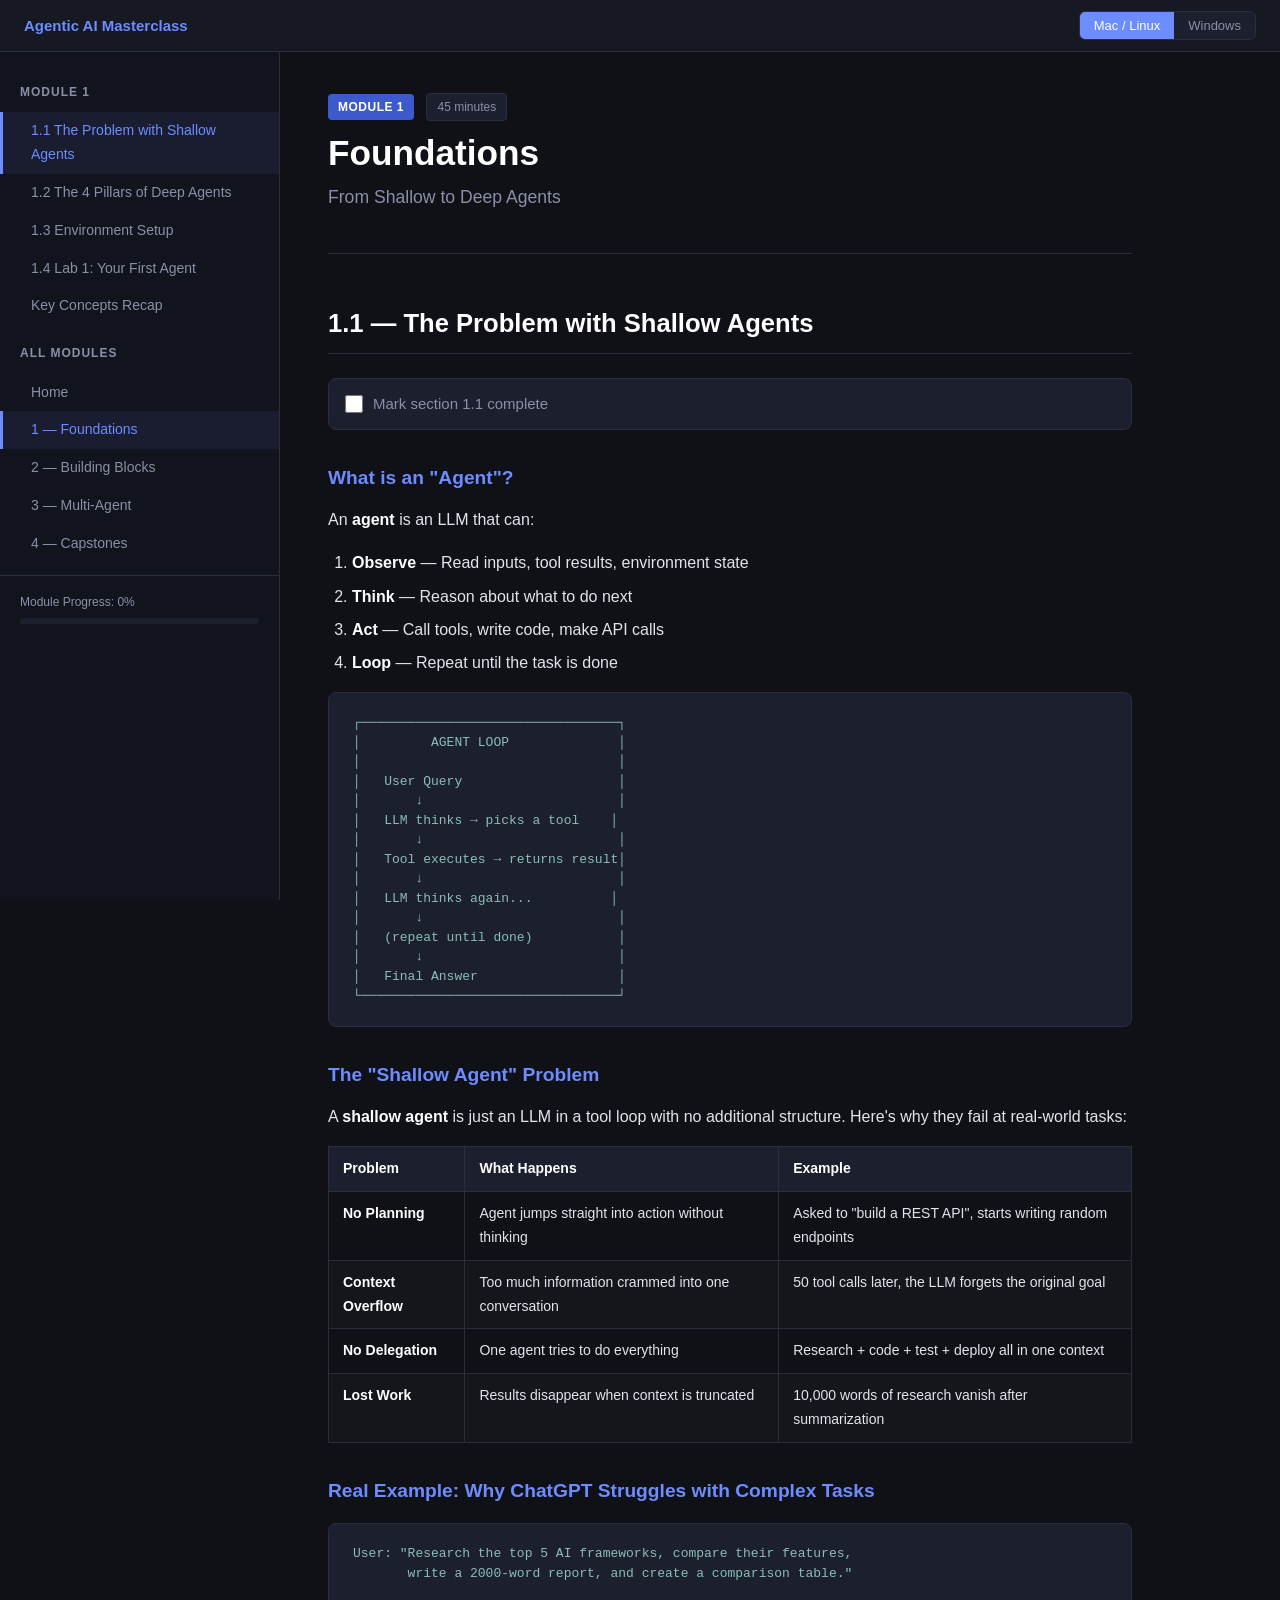
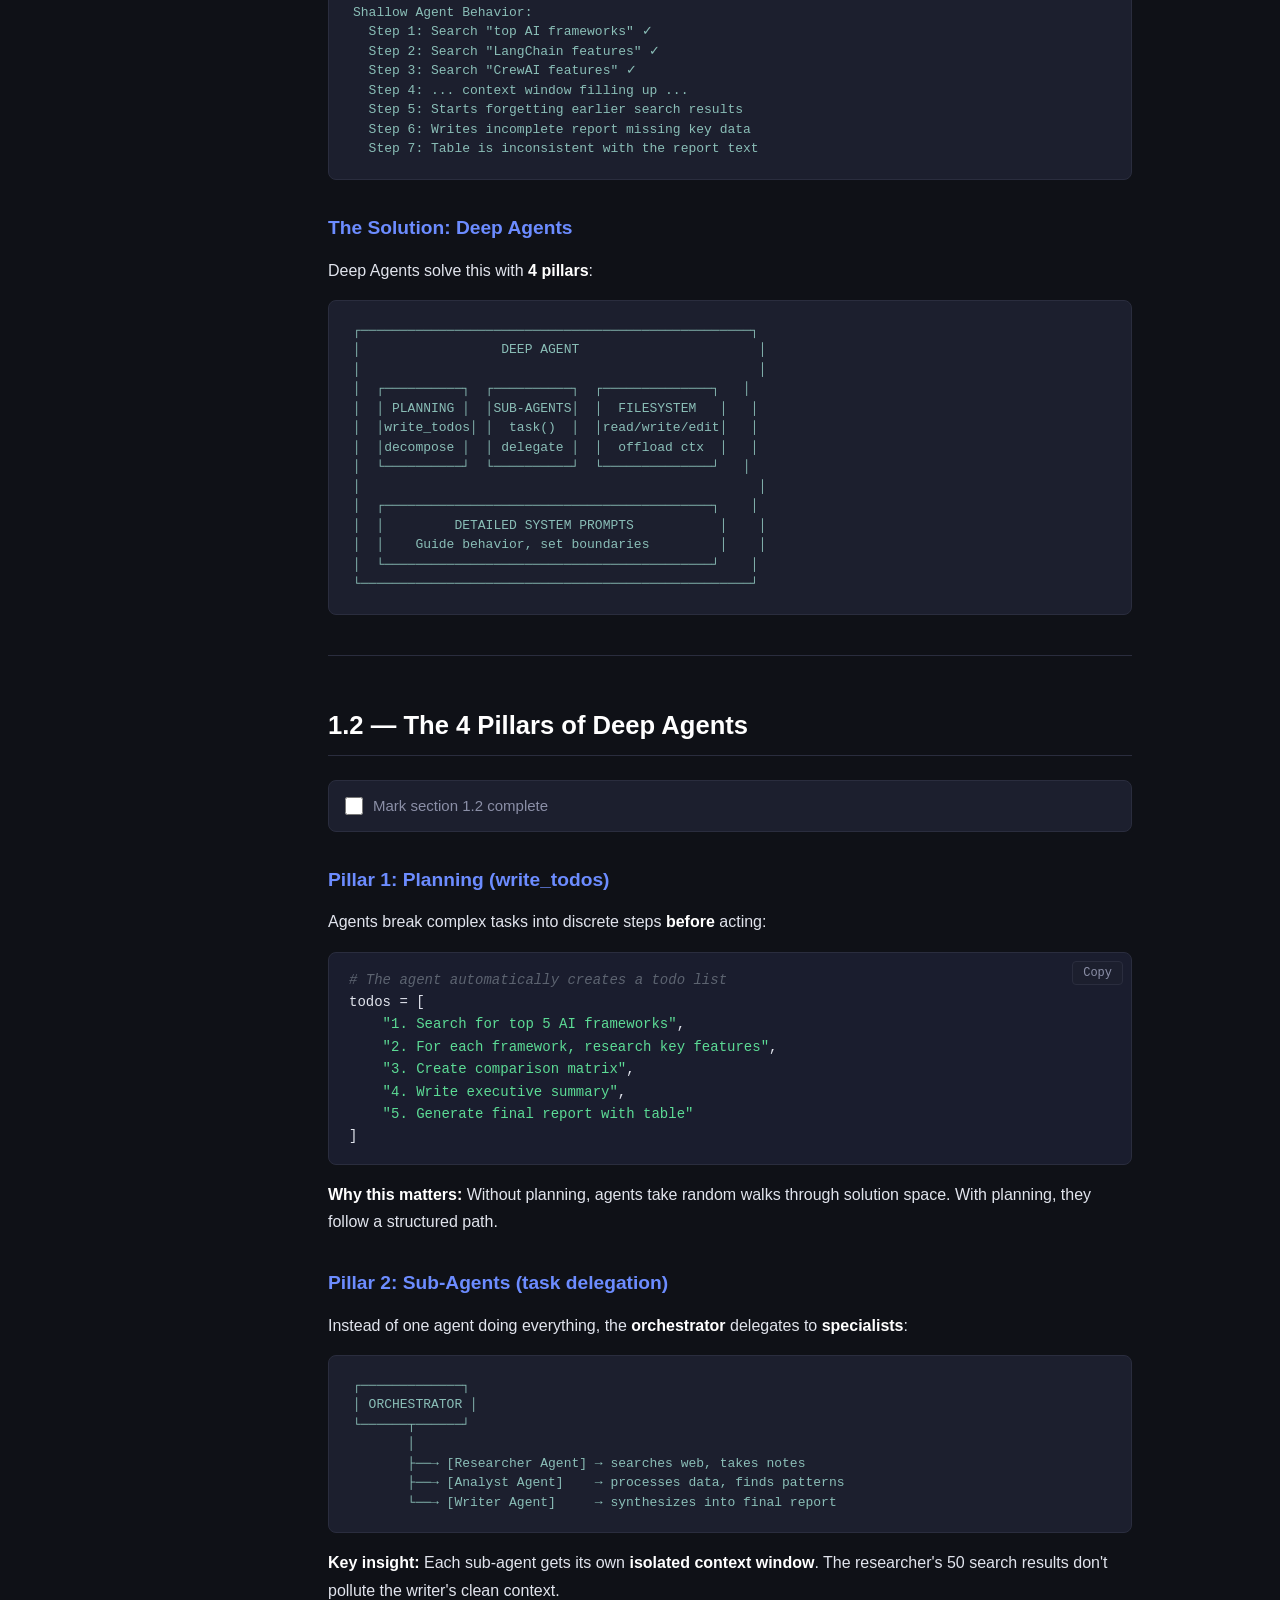
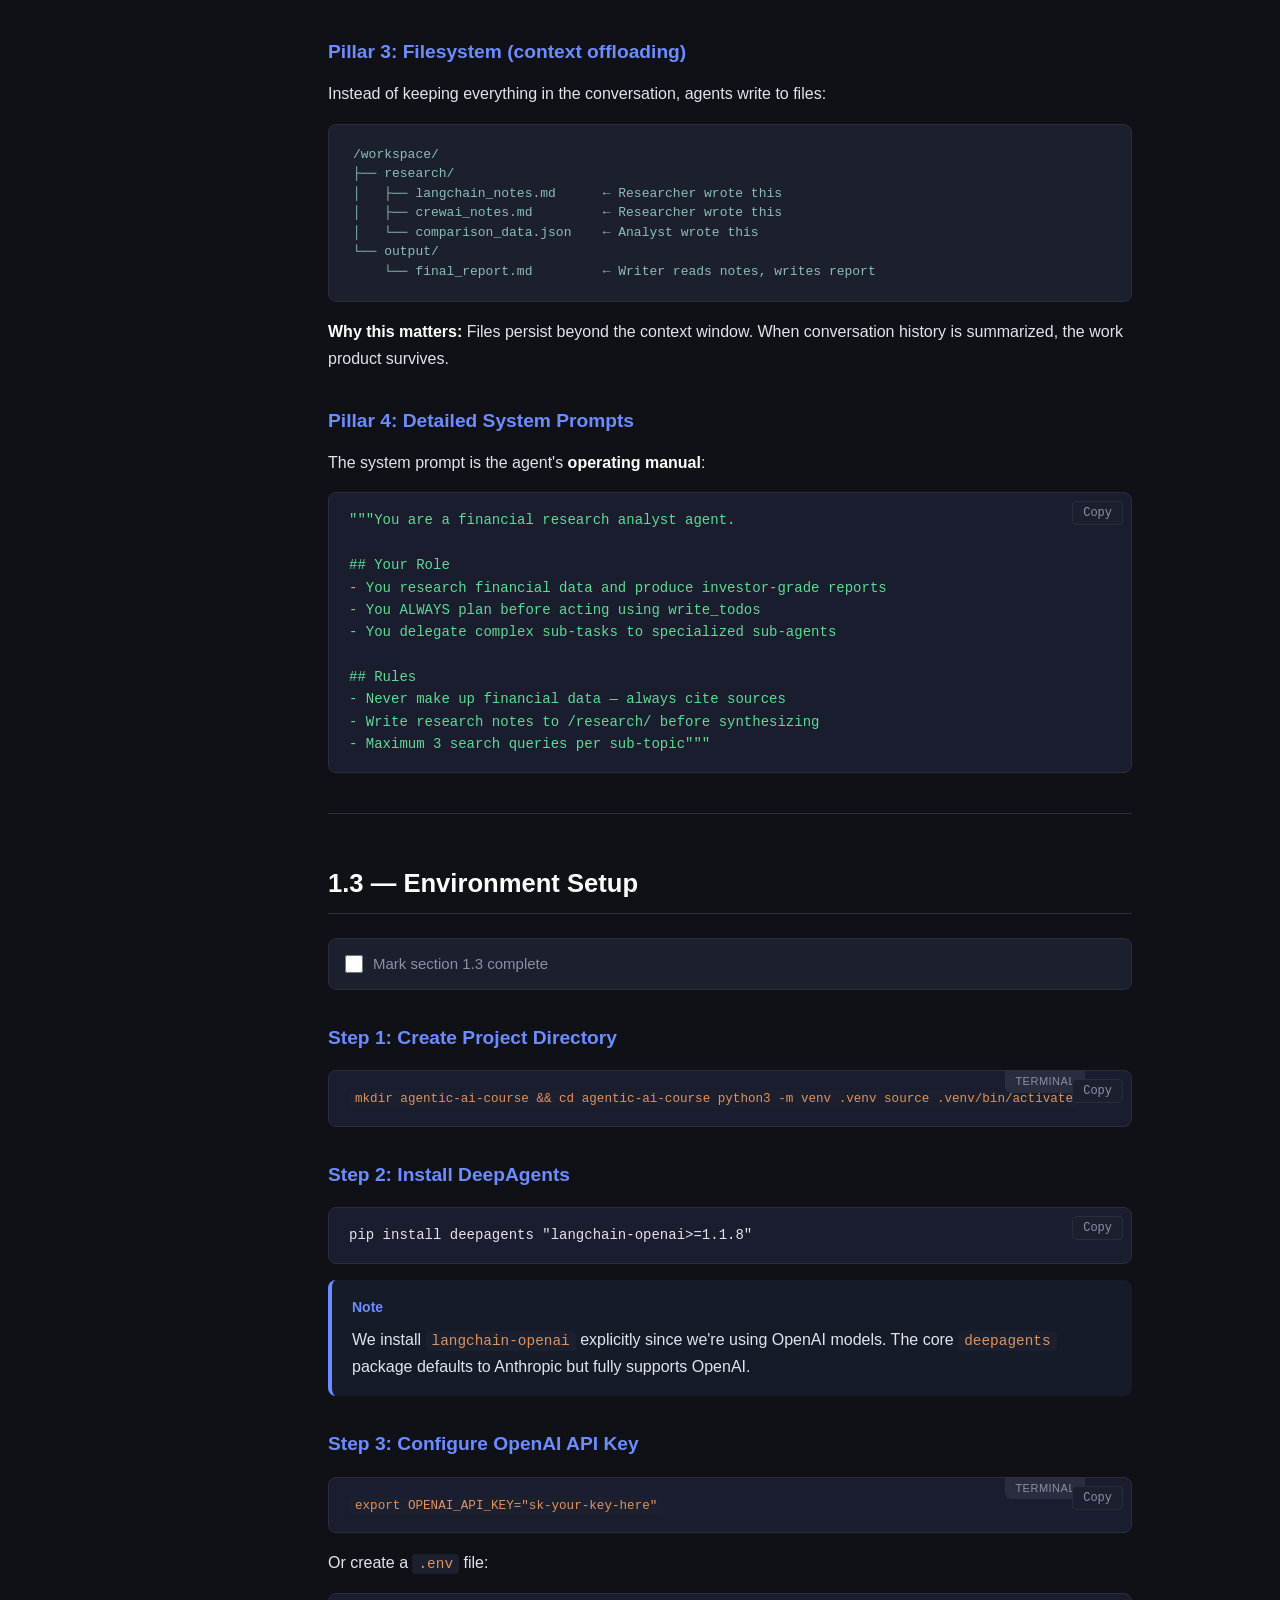
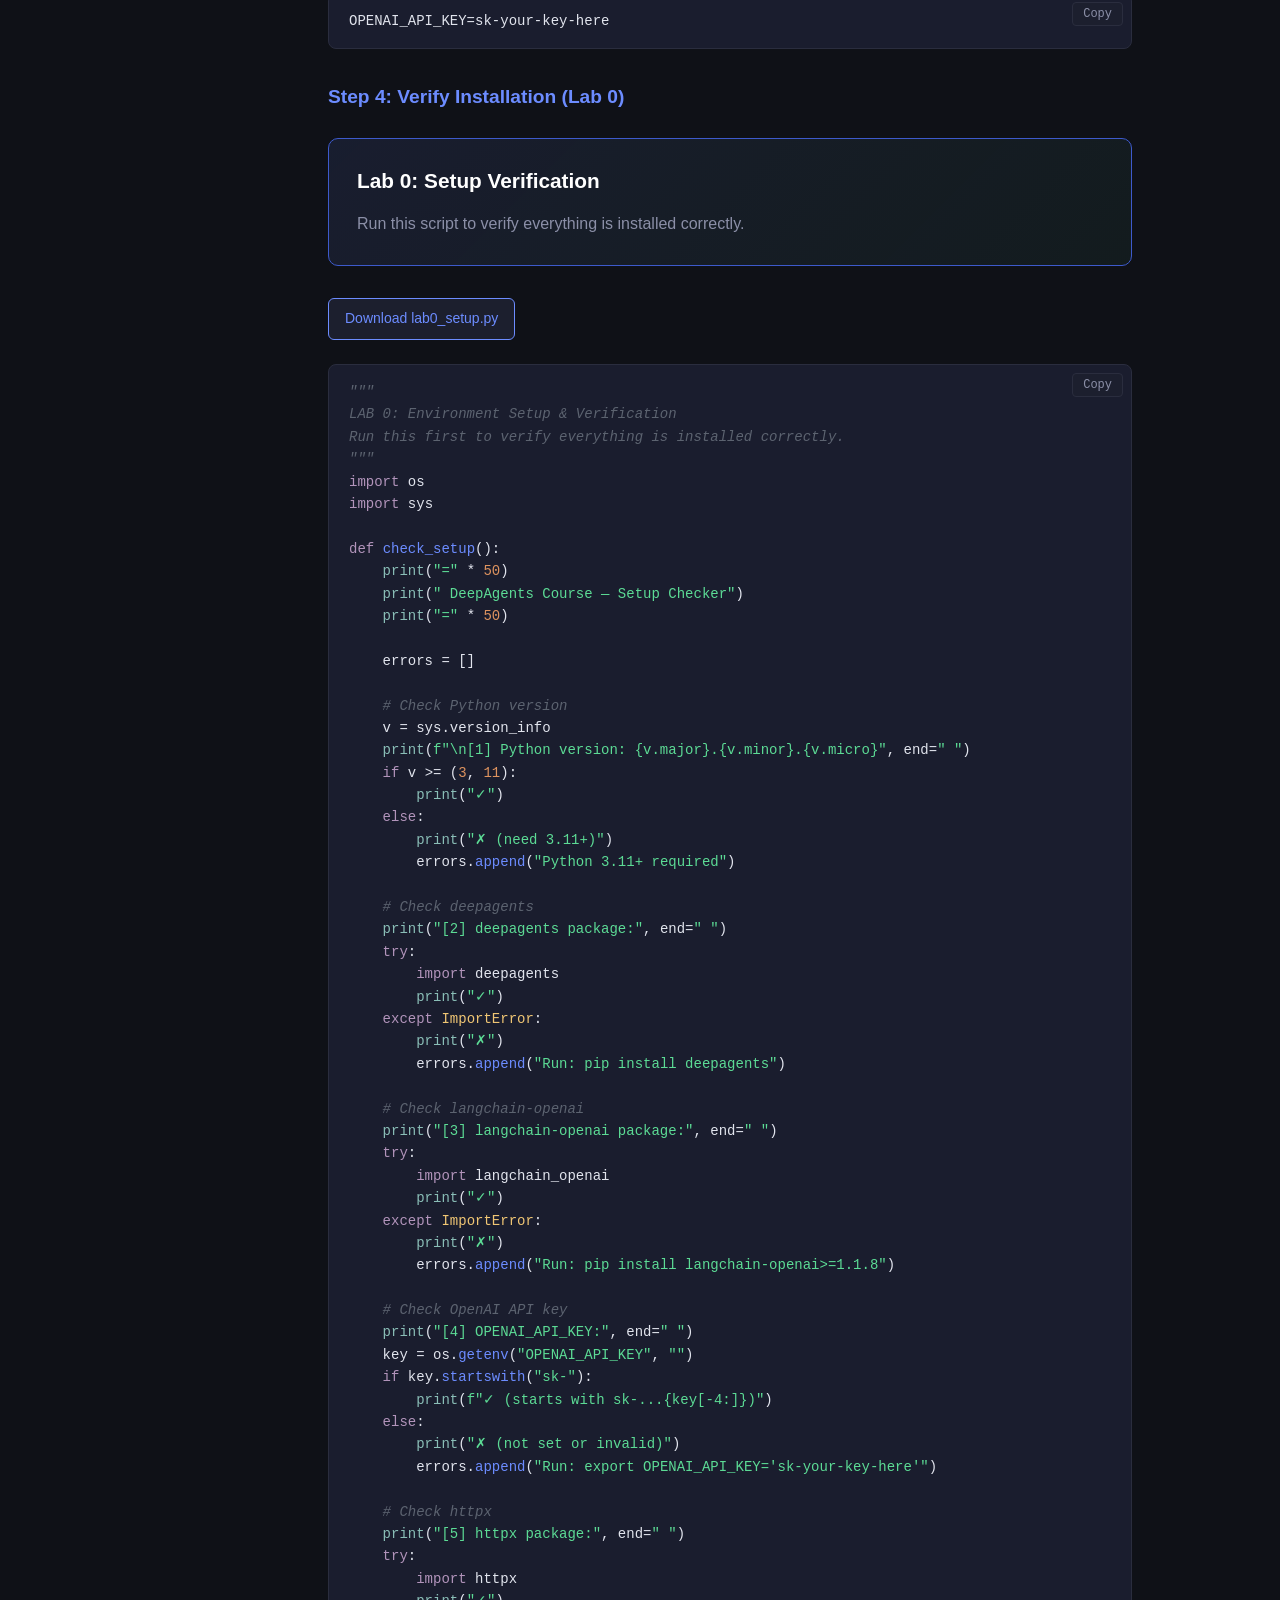
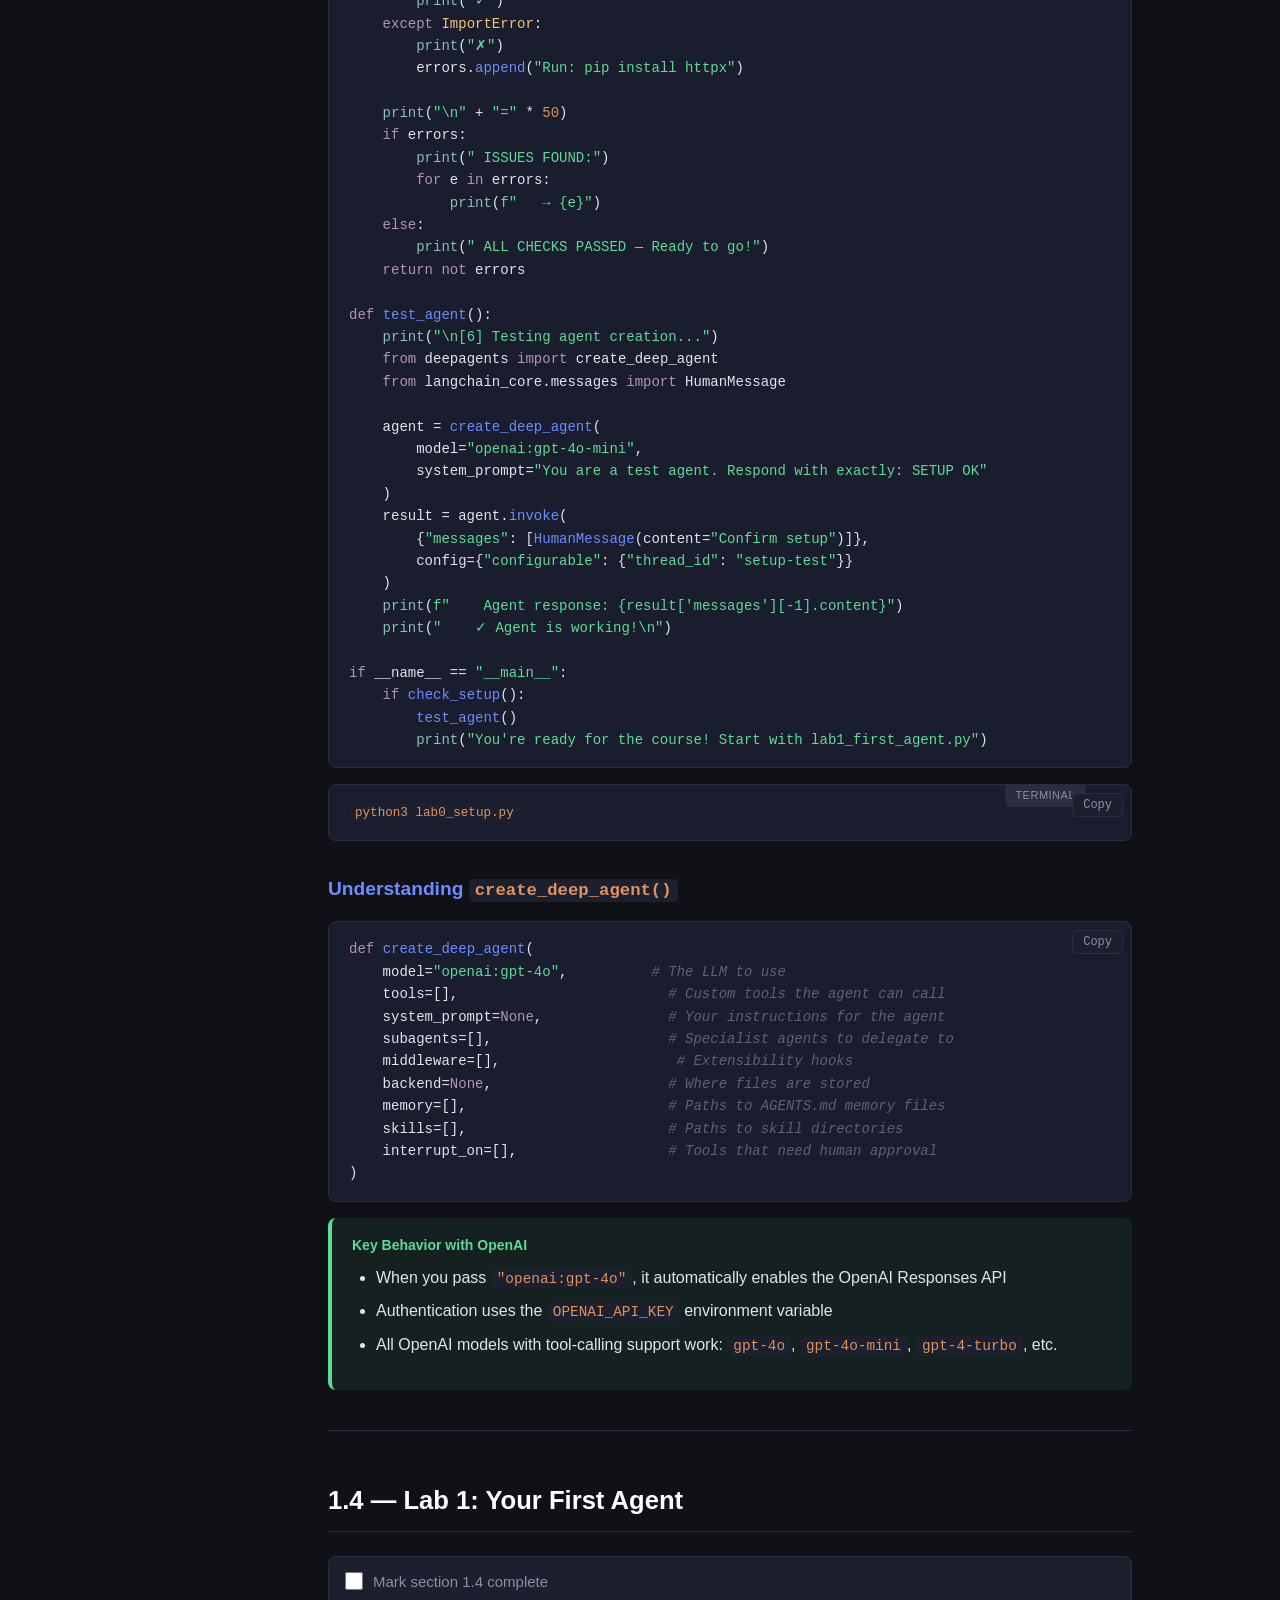
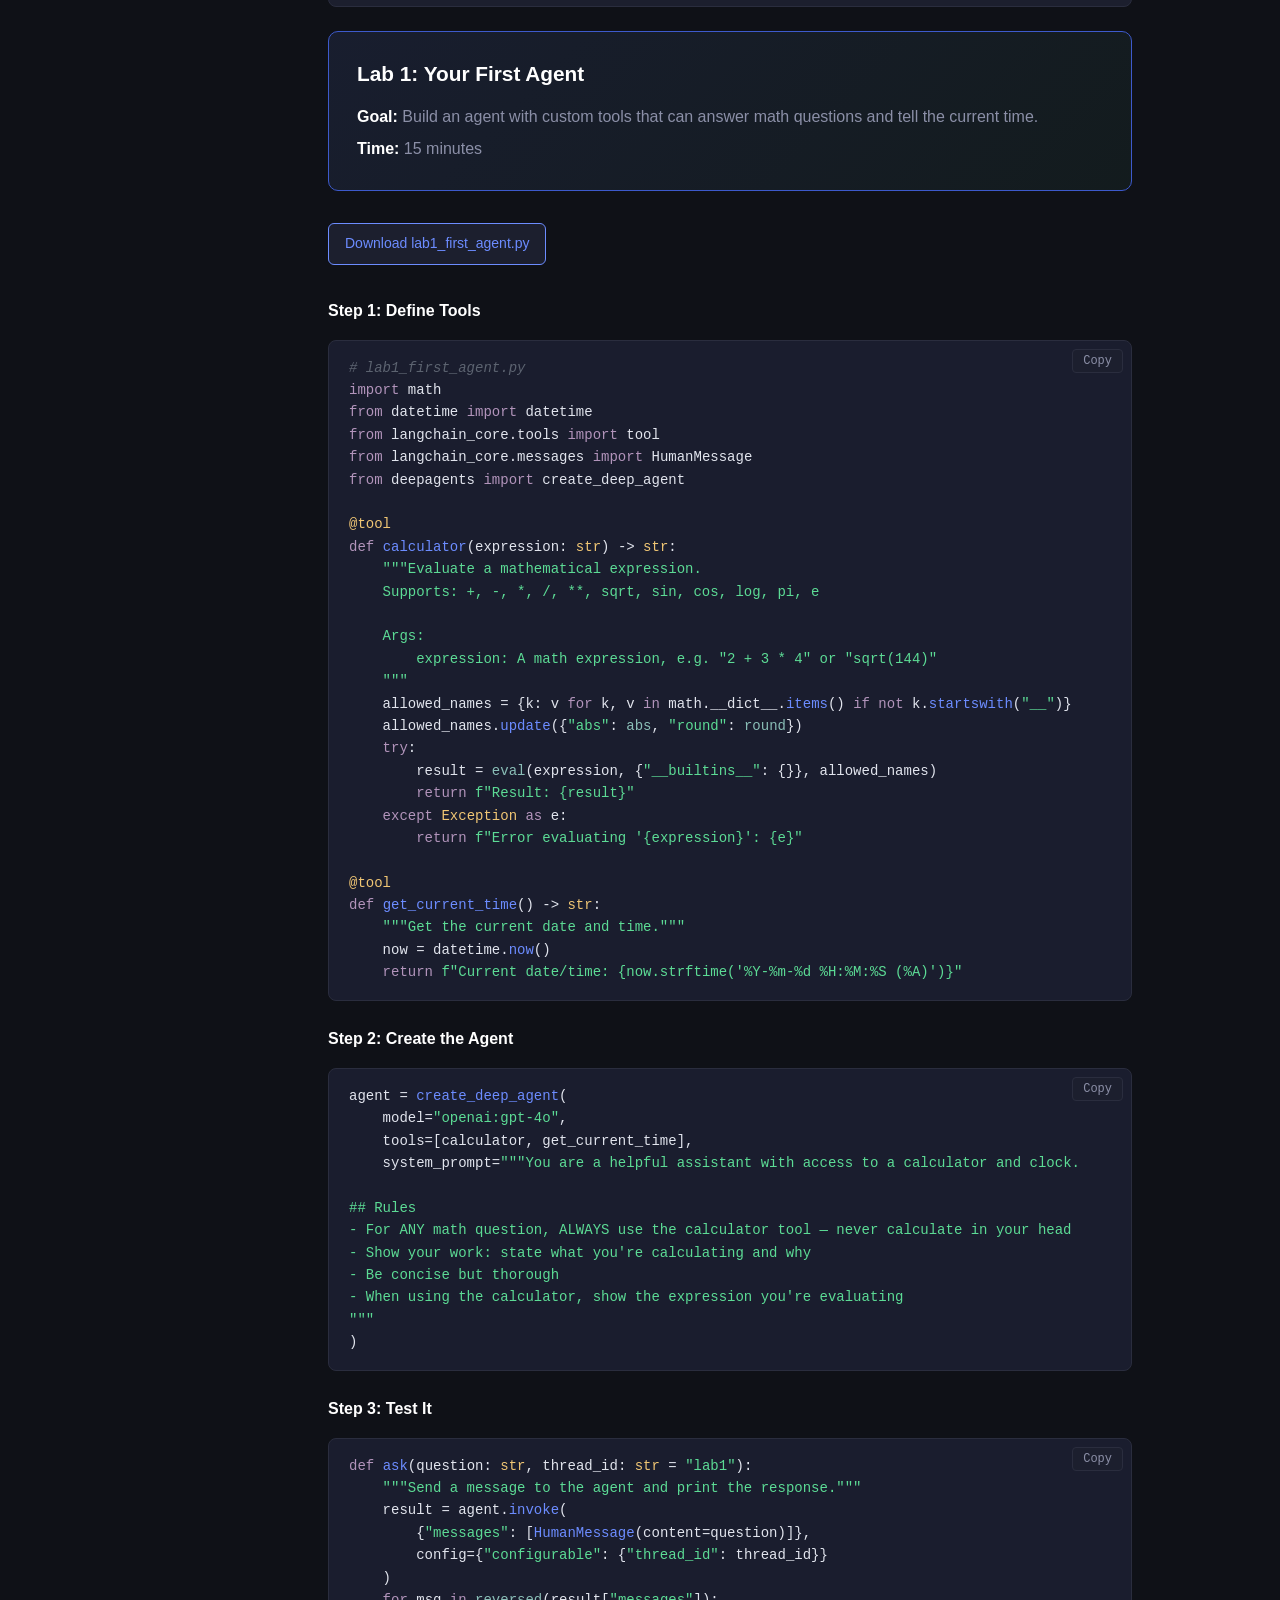
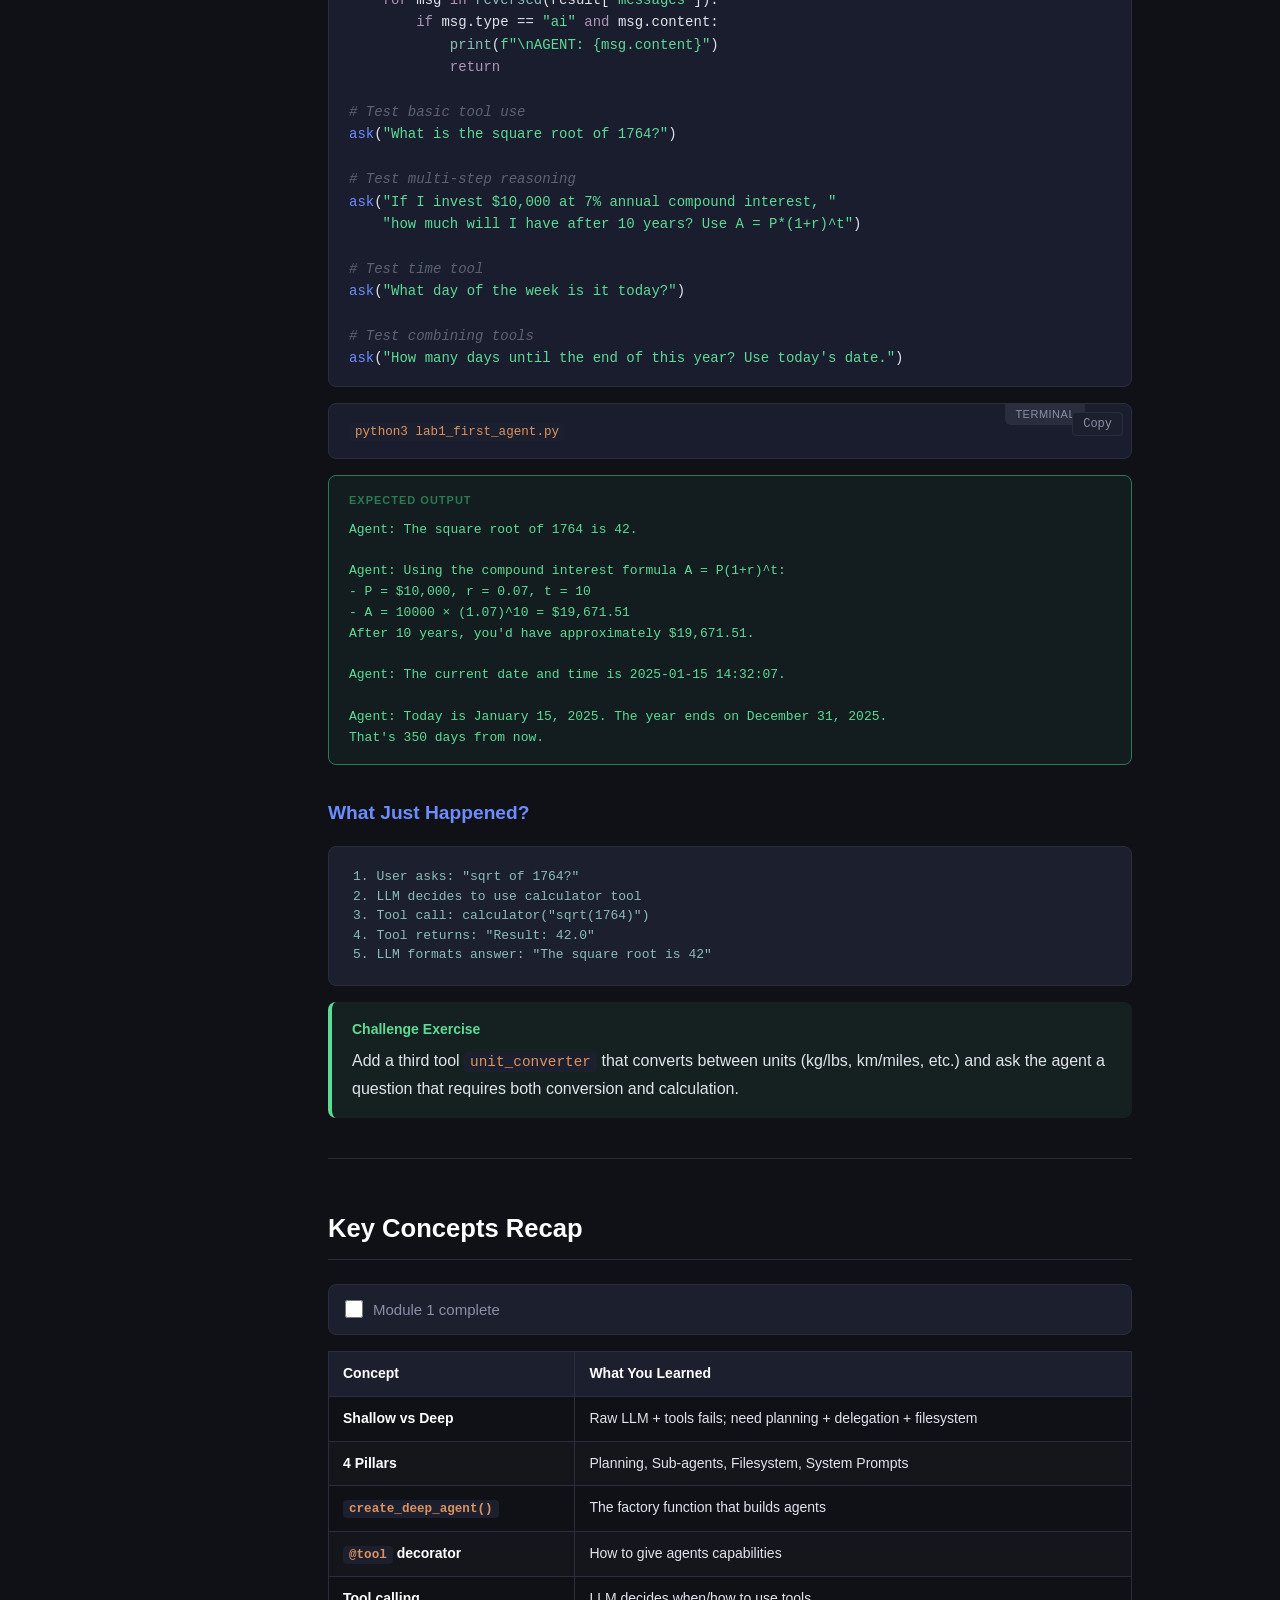
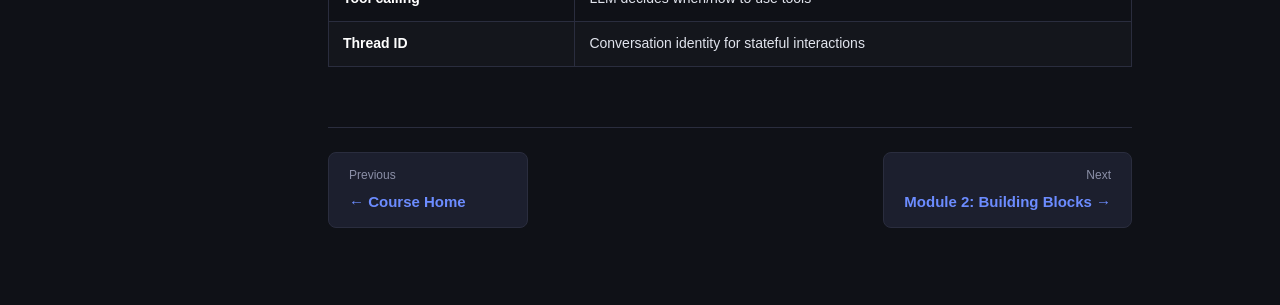
<file: course/website/module1.html>
<!DOCTYPE html>
<html lang="en">
<head>
  <meta charset="UTF-8">
  <meta name="viewport" content="width=device-width, initial-scale=1.0">
  <title>Module 1: Foundations — Agentic AI Masterclass</title>
  <link rel="stylesheet" href="styles.css">
</head>
<body>

<!-- Top Bar -->
<div class="topbar">
  <button class="hamburger" aria-label="Toggle sidebar">&#9776;</button>
  <a href="index.html" class="topbar-brand">Agentic AI Masterclass</a>
  <div class="os-toggle">
    <button data-os="mac">Mac / Linux</button>
    <button data-os="windows">Windows</button>
  </div>
</div>

<div class="sidebar-overlay"></div>

<!-- Sidebar -->
<nav class="sidebar">
  <div class="sidebar-section">
    <span class="sidebar-section-title">Module 1</span>
    <a href="#section-1-1">1.1 The Problem with Shallow Agents</a>
    <a href="#section-1-2">1.2 The 4 Pillars of Deep Agents</a>
    <a href="#section-1-3">1.3 Environment Setup</a>
    <a href="#section-1-4">1.4 Lab 1: Your First Agent</a>
    <a href="#recap">Key Concepts Recap</a>
  </div>
  <div class="sidebar-section">
    <span class="sidebar-section-title">All Modules</span>
    <a href="index.html">Home</a>
    <a href="module1.html" class="active">1 &mdash; Foundations</a>
    <a href="module2.html">2 &mdash; Building Blocks</a>
    <a href="module3.html">3 &mdash; Multi-Agent</a>
    <a href="module4.html">4 &mdash; Capstones</a>
  </div>
  <div class="sidebar-progress">
    <div class="sidebar-progress-label">Module Progress: <span class="progress-pct">0%</span></div>
    <div class="progress-bar"><div class="progress-bar-fill"></div></div>
  </div>
</nav>

<!-- Main -->
<div class="main">

  <span class="module-badge">Module 1</span>
  <span class="time-badge">45 minutes</span>
  <h1>Foundations</h1>
  <p class="subtitle">From Shallow to Deep Agents</p>

  <hr>

  <!-- Section 1.1 -->
  <h2 id="section-1-1">1.1 &mdash; The Problem with Shallow Agents</h2>

  <div class="section-check">
    <input type="checkbox" id="m1-s1">
    <label for="m1-s1">Mark section 1.1 complete</label>
  </div>

  <h3>What is an "Agent"?</h3>
  <p>An <strong>agent</strong> is an LLM that can:</p>
  <ol>
    <li><strong>Observe</strong> &mdash; Read inputs, tool results, environment state</li>
    <li><strong>Think</strong> &mdash; Reason about what to do next</li>
    <li><strong>Act</strong> &mdash; Call tools, write code, make API calls</li>
    <li><strong>Loop</strong> &mdash; Repeat until the task is done</li>
  </ol>

  <div class="diagram">┌─────────────────────────────────┐
│         AGENT LOOP              │
│                                 │
│   User Query                    │
│       ↓                         │
│   LLM thinks → picks a tool    │
│       ↓                         │
│   Tool executes → returns result│
│       ↓                         │
│   LLM thinks again...          │
│       ↓                         │
│   (repeat until done)           │
│       ↓                         │
│   Final Answer                  │
└─────────────────────────────────┘</div>

  <h3>The "Shallow Agent" Problem</h3>
  <p>A <strong>shallow agent</strong> is just an LLM in a tool loop with no additional structure. Here's why they fail at real-world tasks:</p>

  <table>
    <thead><tr><th>Problem</th><th>What Happens</th><th>Example</th></tr></thead>
    <tbody>
      <tr><td><strong>No Planning</strong></td><td>Agent jumps straight into action without thinking</td><td>Asked to "build a REST API", starts writing random endpoints</td></tr>
      <tr><td><strong>Context Overflow</strong></td><td>Too much information crammed into one conversation</td><td>50 tool calls later, the LLM forgets the original goal</td></tr>
      <tr><td><strong>No Delegation</strong></td><td>One agent tries to do everything</td><td>Research + code + test + deploy all in one context</td></tr>
      <tr><td><strong>Lost Work</strong></td><td>Results disappear when context is truncated</td><td>10,000 words of research vanish after summarization</td></tr>
    </tbody>
  </table>

  <h3>Real Example: Why ChatGPT Struggles with Complex Tasks</h3>
  <div class="diagram">User: "Research the top 5 AI frameworks, compare their features,
       write a 2000-word report, and create a comparison table."

Shallow Agent Behavior:
  Step 1: Search "top AI frameworks" ✓
  Step 2: Search "LangChain features" ✓
  Step 3: Search "CrewAI features" ✓
  Step 4: ... context window filling up ...
  Step 5: Starts forgetting earlier search results
  Step 6: Writes incomplete report missing key data
  Step 7: Table is inconsistent with the report text</div>

  <h3>The Solution: Deep Agents</h3>
  <p>Deep Agents solve this with <strong>4 pillars</strong>:</p>

  <div class="diagram">┌──────────────────────────────────────────────────┐
│                  DEEP AGENT                       │
│                                                   │
│  ┌──────────┐  ┌──────────┐  ┌──────────────┐   │
│  │ PLANNING │  │SUB-AGENTS│  │  FILESYSTEM   │   │
│  │write_todos│ │  task()  │  │read/write/edit│   │
│  │decompose │  │ delegate │  │  offload ctx  │   │
│  └──────────┘  └──────────┘  └──────────────┘   │
│                                                   │
│  ┌──────────────────────────────────────────┐    │
│  │         DETAILED SYSTEM PROMPTS           │    │
│  │    Guide behavior, set boundaries         │    │
│  └──────────────────────────────────────────┘    │
└──────────────────────────────────────────────────┘</div>

  <hr>

  <!-- Section 1.2 -->
  <h2 id="section-1-2">1.2 &mdash; The 4 Pillars of Deep Agents</h2>

  <div class="section-check">
    <input type="checkbox" id="m1-s2">
    <label for="m1-s2">Mark section 1.2 complete</label>
  </div>

  <h3>Pillar 1: Planning (write_todos)</h3>
  <p>Agents break complex tasks into discrete steps <strong>before</strong> acting:</p>

  <pre><code><span class="cm"># The agent automatically creates a todo list</span>
todos = [
    <span class="st">"1. Search for top 5 AI frameworks"</span>,
    <span class="st">"2. For each framework, research key features"</span>,
    <span class="st">"3. Create comparison matrix"</span>,
    <span class="st">"4. Write executive summary"</span>,
    <span class="st">"5. Generate final report with table"</span>
]</code></pre>

  <p><strong>Why this matters:</strong> Without planning, agents take random walks through solution space. With planning, they follow a structured path.</p>

  <h3>Pillar 2: Sub-Agents (task delegation)</h3>
  <p>Instead of one agent doing everything, the <strong>orchestrator</strong> delegates to <strong>specialists</strong>:</p>

  <div class="diagram">┌─────────────┐
│ ORCHESTRATOR │
└──────┬──────┘
       │
       ├──→ [Researcher Agent] → searches web, takes notes
       ├──→ [Analyst Agent]    → processes data, finds patterns
       └──→ [Writer Agent]     → synthesizes into final report</div>

  <p><strong>Key insight:</strong> Each sub-agent gets its own <strong>isolated context window</strong>. The researcher's 50 search results don't pollute the writer's clean context.</p>

  <h3>Pillar 3: Filesystem (context offloading)</h3>
  <p>Instead of keeping everything in the conversation, agents write to files:</p>

  <div class="diagram">/workspace/
├── research/
│   ├── langchain_notes.md      ← Researcher wrote this
│   ├── crewai_notes.md         ← Researcher wrote this
│   └── comparison_data.json    ← Analyst wrote this
└── output/
    └── final_report.md         ← Writer reads notes, writes report</div>

  <p><strong>Why this matters:</strong> Files persist beyond the context window. When conversation history is summarized, the work product survives.</p>

  <h3>Pillar 4: Detailed System Prompts</h3>
  <p>The system prompt is the agent's <strong>operating manual</strong>:</p>

  <pre><code><span class="st">"""You are a financial research analyst agent.

## Your Role
- You research financial data and produce investor-grade reports
- You ALWAYS plan before acting using write_todos
- You delegate complex sub-tasks to specialized sub-agents

## Rules
- Never make up financial data — always cite sources
- Write research notes to /research/ before synthesizing
- Maximum 3 search queries per sub-topic"""</span></code></pre>

  <hr>

  <!-- Section 1.3 -->
  <h2 id="section-1-3">1.3 &mdash; Environment Setup</h2>

  <div class="section-check">
    <input type="checkbox" id="m1-s3">
    <label for="m1-s3">Mark section 1.3 complete</label>
  </div>

  <h3>Step 1: Create Project Directory</h3>
  <div class="os-command" data-mac="mkdir agentic-ai-course && cd agentic-ai-course
python3 -m venv .venv
source .venv/bin/activate" data-windows="mkdir agentic-ai-course && cd agentic-ai-course
python -m venv .venv
.venv\Scripts\activate"><code></code></div>

  <h3>Step 2: Install DeepAgents</h3>
  <pre><code>pip install deepagents "langchain-openai>=1.1.8"</code></pre>

  <div class="callout callout-info">
    <div class="callout-title">Note</div>
    We install <code>langchain-openai</code> explicitly since we're using OpenAI models. The core <code>deepagents</code> package defaults to Anthropic but fully supports OpenAI.
  </div>

  <h3>Step 3: Configure OpenAI API Key</h3>
  <div class="os-command" data-mac="export OPENAI_API_KEY=&quot;sk-your-key-here&quot;" data-windows="set OPENAI_API_KEY=sk-your-key-here"><code></code></div>

  <p>Or create a <code>.env</code> file:</p>
  <pre><code>OPENAI_API_KEY=sk-your-key-here</code></pre>

  <h3>Step 4: Verify Installation (Lab 0)</h3>

  <div class="lab-header">
    <h3>Lab 0: Setup Verification</h3>
    <p>Run this script to verify everything is installed correctly.</p>
  </div>

  <div class="lab-code-section">
    <a href="#" class="download-btn" data-filename="lab0_setup.py">Download lab0_setup.py</a>

    <pre><code><span class="cm">"""
LAB 0: Environment Setup &amp; Verification
Run this first to verify everything is installed correctly.
"""</span>
<span class="kw">import</span> os
<span class="kw">import</span> sys

<span class="kw">def</span> <span class="fn">check_setup</span>():
    <span class="bi">print</span>(<span class="st">"="</span> * <span class="nu">50</span>)
    <span class="bi">print</span>(<span class="st">" DeepAgents Course — Setup Checker"</span>)
    <span class="bi">print</span>(<span class="st">"="</span> * <span class="nu">50</span>)

    errors = []

    <span class="cm"># Check Python version</span>
    v = sys.version_info
    <span class="bi">print</span>(<span class="st">f"\n[1] Python version: {v.major}.{v.minor}.{v.micro}"</span>, end=<span class="st">" "</span>)
    <span class="kw">if</span> v >= (<span class="nu">3</span>, <span class="nu">11</span>):
        <span class="bi">print</span>(<span class="st">"✓"</span>)
    <span class="kw">else</span>:
        <span class="bi">print</span>(<span class="st">"✗ (need 3.11+)"</span>)
        errors.<span class="fn">append</span>(<span class="st">"Python 3.11+ required"</span>)

    <span class="cm"># Check deepagents</span>
    <span class="bi">print</span>(<span class="st">"[2] deepagents package:"</span>, end=<span class="st">" "</span>)
    <span class="kw">try</span>:
        <span class="kw">import</span> deepagents
        <span class="bi">print</span>(<span class="st">"✓"</span>)
    <span class="kw">except</span> <span class="ty">ImportError</span>:
        <span class="bi">print</span>(<span class="st">"✗"</span>)
        errors.<span class="fn">append</span>(<span class="st">"Run: pip install deepagents"</span>)

    <span class="cm"># Check langchain-openai</span>
    <span class="bi">print</span>(<span class="st">"[3] langchain-openai package:"</span>, end=<span class="st">" "</span>)
    <span class="kw">try</span>:
        <span class="kw">import</span> langchain_openai
        <span class="bi">print</span>(<span class="st">"✓"</span>)
    <span class="kw">except</span> <span class="ty">ImportError</span>:
        <span class="bi">print</span>(<span class="st">"✗"</span>)
        errors.<span class="fn">append</span>(<span class="st">"Run: pip install langchain-openai>=1.1.8"</span>)

    <span class="cm"># Check OpenAI API key</span>
    <span class="bi">print</span>(<span class="st">"[4] OPENAI_API_KEY:"</span>, end=<span class="st">" "</span>)
    key = os.<span class="fn">getenv</span>(<span class="st">"OPENAI_API_KEY"</span>, <span class="st">""</span>)
    <span class="kw">if</span> key.<span class="fn">startswith</span>(<span class="st">"sk-"</span>):
        <span class="bi">print</span>(<span class="st">f"✓ (starts with sk-...{key[-4:]})"</span>)
    <span class="kw">else</span>:
        <span class="bi">print</span>(<span class="st">"✗ (not set or invalid)"</span>)
        errors.<span class="fn">append</span>(<span class="st">"Run: export OPENAI_API_KEY='sk-your-key-here'"</span>)

    <span class="cm"># Check httpx</span>
    <span class="bi">print</span>(<span class="st">"[5] httpx package:"</span>, end=<span class="st">" "</span>)
    <span class="kw">try</span>:
        <span class="kw">import</span> httpx
        <span class="bi">print</span>(<span class="st">"✓"</span>)
    <span class="kw">except</span> <span class="ty">ImportError</span>:
        <span class="bi">print</span>(<span class="st">"✗"</span>)
        errors.<span class="fn">append</span>(<span class="st">"Run: pip install httpx"</span>)

    <span class="bi">print</span>(<span class="st">"\n"</span> + <span class="st">"="</span> * <span class="nu">50</span>)
    <span class="kw">if</span> errors:
        <span class="bi">print</span>(<span class="st">" ISSUES FOUND:"</span>)
        <span class="kw">for</span> e <span class="kw">in</span> errors:
            <span class="bi">print</span>(<span class="st">f"   → {e}"</span>)
    <span class="kw">else</span>:
        <span class="bi">print</span>(<span class="st">" ALL CHECKS PASSED — Ready to go!"</span>)
    <span class="kw">return</span> <span class="kw">not</span> errors

<span class="kw">def</span> <span class="fn">test_agent</span>():
    <span class="bi">print</span>(<span class="st">"\n[6] Testing agent creation..."</span>)
    <span class="kw">from</span> deepagents <span class="kw">import</span> create_deep_agent
    <span class="kw">from</span> langchain_core.messages <span class="kw">import</span> HumanMessage

    agent = <span class="fn">create_deep_agent</span>(
        model=<span class="st">"openai:gpt-4o-mini"</span>,
        system_prompt=<span class="st">"You are a test agent. Respond with exactly: SETUP OK"</span>
    )
    result = agent.<span class="fn">invoke</span>(
        {<span class="st">"messages"</span>: [<span class="fn">HumanMessage</span>(content=<span class="st">"Confirm setup"</span>)]},
        config={<span class="st">"configurable"</span>: {<span class="st">"thread_id"</span>: <span class="st">"setup-test"</span>}}
    )
    <span class="bi">print</span>(<span class="st">f"    Agent response: {result['messages'][-1].content}"</span>)
    <span class="bi">print</span>(<span class="st">"    ✓ Agent is working!\n"</span>)

<span class="kw">if</span> __name__ == <span class="st">"__main__"</span>:
    <span class="kw">if</span> <span class="fn">check_setup</span>():
        <span class="fn">test_agent</span>()
        <span class="bi">print</span>(<span class="st">"You're ready for the course! Start with lab1_first_agent.py"</span>)</code></pre>
  </div>

  <div class="os-command" data-mac="python3 lab0_setup.py" data-windows="python lab0_setup.py"><code></code></div>

  <h3>Understanding <code>create_deep_agent()</code></h3>

  <pre><code><span class="kw">def</span> <span class="fn">create_deep_agent</span>(
    model=<span class="st">"openai:gpt-4o"</span>,          <span class="cm"># The LLM to use</span>
    tools=[],                         <span class="cm"># Custom tools the agent can call</span>
    system_prompt=<span class="kw">None</span>,               <span class="cm"># Your instructions for the agent</span>
    subagents=[],                     <span class="cm"># Specialist agents to delegate to</span>
    middleware=[],                     <span class="cm"># Extensibility hooks</span>
    backend=<span class="kw">None</span>,                     <span class="cm"># Where files are stored</span>
    memory=[],                        <span class="cm"># Paths to AGENTS.md memory files</span>
    skills=[],                        <span class="cm"># Paths to skill directories</span>
    interrupt_on=[],                  <span class="cm"># Tools that need human approval</span>
)</code></pre>

  <div class="callout callout-tip">
    <div class="callout-title">Key Behavior with OpenAI</div>
    <ul>
      <li>When you pass <code>"openai:gpt-4o"</code>, it automatically enables the OpenAI Responses API</li>
      <li>Authentication uses the <code>OPENAI_API_KEY</code> environment variable</li>
      <li>All OpenAI models with tool-calling support work: <code>gpt-4o</code>, <code>gpt-4o-mini</code>, <code>gpt-4-turbo</code>, etc.</li>
    </ul>
  </div>

  <hr>

  <!-- Section 1.4 -->
  <h2 id="section-1-4">1.4 &mdash; Lab 1: Your First Agent</h2>

  <div class="section-check">
    <input type="checkbox" id="m1-s4">
    <label for="m1-s4">Mark section 1.4 complete</label>
  </div>

  <div class="lab-header">
    <h3>Lab 1: Your First Agent</h3>
    <p><strong>Goal:</strong> Build an agent with custom tools that can answer math questions and tell the current time.</p>
    <p><strong>Time:</strong> 15 minutes</p>
  </div>

  <div class="lab-code-section">
    <a href="#" class="download-btn" data-filename="lab1_first_agent.py">Download lab1_first_agent.py</a>

    <h4>Step 1: Define Tools</h4>
    <pre><code><span class="cm"># lab1_first_agent.py</span>
<span class="kw">import</span> math
<span class="kw">from</span> datetime <span class="kw">import</span> datetime
<span class="kw">from</span> langchain_core.tools <span class="kw">import</span> tool
<span class="kw">from</span> langchain_core.messages <span class="kw">import</span> HumanMessage
<span class="kw">from</span> deepagents <span class="kw">import</span> create_deep_agent

<span class="dc">@tool</span>
<span class="kw">def</span> <span class="fn">calculator</span>(expression: <span class="ty">str</span>) -> <span class="ty">str</span>:
    <span class="st">"""Evaluate a mathematical expression.
    Supports: +, -, *, /, **, sqrt, sin, cos, log, pi, e

    Args:
        expression: A math expression, e.g. "2 + 3 * 4" or "sqrt(144)"
    """</span>
    allowed_names = {k: v <span class="kw">for</span> k, v <span class="kw">in</span> math.__dict__.<span class="fn">items</span>() <span class="kw">if not</span> k.<span class="fn">startswith</span>(<span class="st">"__"</span>)}
    allowed_names.<span class="fn">update</span>({<span class="st">"abs"</span>: <span class="bi">abs</span>, <span class="st">"round"</span>: <span class="bi">round</span>})
    <span class="kw">try</span>:
        result = <span class="bi">eval</span>(expression, {<span class="st">"__builtins__"</span>: {}}, allowed_names)
        <span class="kw">return</span> <span class="st">f"Result: {result}"</span>
    <span class="kw">except</span> <span class="ty">Exception</span> <span class="kw">as</span> e:
        <span class="kw">return</span> <span class="st">f"Error evaluating '{expression}': {e}"</span>

<span class="dc">@tool</span>
<span class="kw">def</span> <span class="fn">get_current_time</span>() -> <span class="ty">str</span>:
    <span class="st">"""Get the current date and time."""</span>
    now = datetime.<span class="fn">now</span>()
    <span class="kw">return</span> <span class="st">f"Current date/time: {now.strftime('%Y-%m-%d %H:%M:%S (%A)')}"</span></code></pre>

    <h4>Step 2: Create the Agent</h4>
    <pre><code>agent = <span class="fn">create_deep_agent</span>(
    model=<span class="st">"openai:gpt-4o"</span>,
    tools=[calculator, get_current_time],
    system_prompt=<span class="st">"""You are a helpful assistant with access to a calculator and clock.

## Rules
- For ANY math question, ALWAYS use the calculator tool — never calculate in your head
- Show your work: state what you're calculating and why
- Be concise but thorough
- When using the calculator, show the expression you're evaluating
"""</span>
)</code></pre>

    <h4>Step 3: Test It</h4>
    <pre><code><span class="kw">def</span> <span class="fn">ask</span>(question: <span class="ty">str</span>, thread_id: <span class="ty">str</span> = <span class="st">"lab1"</span>):
    <span class="st">"""Send a message to the agent and print the response."""</span>
    result = agent.<span class="fn">invoke</span>(
        {<span class="st">"messages"</span>: [<span class="fn">HumanMessage</span>(content=question)]},
        config={<span class="st">"configurable"</span>: {<span class="st">"thread_id"</span>: thread_id}}
    )
    <span class="kw">for</span> msg <span class="kw">in</span> <span class="bi">reversed</span>(result[<span class="st">"messages"</span>]):
        <span class="kw">if</span> msg.type == <span class="st">"ai"</span> <span class="kw">and</span> msg.content:
            <span class="bi">print</span>(<span class="st">f"\nAGENT: {msg.content}"</span>)
            <span class="kw">return</span>

<span class="cm"># Test basic tool use</span>
<span class="fn">ask</span>(<span class="st">"What is the square root of 1764?"</span>)

<span class="cm"># Test multi-step reasoning</span>
<span class="fn">ask</span>(<span class="st">"If I invest $10,000 at 7% annual compound interest, "</span>
    <span class="st">"how much will I have after 10 years? Use A = P*(1+r)^t"</span>)

<span class="cm"># Test time tool</span>
<span class="fn">ask</span>(<span class="st">"What day of the week is it today?"</span>)

<span class="cm"># Test combining tools</span>
<span class="fn">ask</span>(<span class="st">"How many days until the end of this year? Use today's date."</span>)</code></pre>
  </div>

  <div class="os-command" data-mac="python3 lab1_first_agent.py" data-windows="python lab1_first_agent.py"><code></code></div>

  <div class="expected-output">Agent: The square root of 1764 is 42.

Agent: Using the compound interest formula A = P(1+r)^t:
- P = $10,000, r = 0.07, t = 10
- A = 10000 × (1.07)^10 = $19,671.51
After 10 years, you'd have approximately $19,671.51.

Agent: The current date and time is 2025-01-15 14:32:07.

Agent: Today is January 15, 2025. The year ends on December 31, 2025.
That's 350 days from now.</div>

  <h3>What Just Happened?</h3>

  <div class="diagram">1. User asks: "sqrt of 1764?"
2. LLM decides to use calculator tool
3. Tool call: calculator("sqrt(1764)")
4. Tool returns: "Result: 42.0"
5. LLM formats answer: "The square root is 42"</div>

  <div class="callout callout-tip">
    <div class="callout-title">Challenge Exercise</div>
    Add a third tool <code>unit_converter</code> that converts between units (kg/lbs, km/miles, etc.) and ask the agent a question that requires both conversion and calculation.
  </div>

  <hr>

  <!-- Recap -->
  <h2 id="recap">Key Concepts Recap</h2>

  <div class="section-check">
    <input type="checkbox" id="m1-recap">
    <label for="m1-recap">Module 1 complete</label>
  </div>

  <table>
    <thead><tr><th>Concept</th><th>What You Learned</th></tr></thead>
    <tbody>
      <tr><td><strong>Shallow vs Deep</strong></td><td>Raw LLM + tools fails; need planning + delegation + filesystem</td></tr>
      <tr><td><strong>4 Pillars</strong></td><td>Planning, Sub-agents, Filesystem, System Prompts</td></tr>
      <tr><td><strong><code>create_deep_agent()</code></strong></td><td>The factory function that builds agents</td></tr>
      <tr><td><strong><code>@tool</code> decorator</strong></td><td>How to give agents capabilities</td></tr>
      <tr><td><strong>Tool calling</strong></td><td>LLM decides when/how to use tools</td></tr>
      <tr><td><strong>Thread ID</strong></td><td>Conversation identity for stateful interactions</td></tr>
    </tbody>
  </table>

  <!-- Page Nav -->
  <div class="page-nav">
    <a href="index.html">
      <span class="page-nav-label">Previous</span>
      <span class="page-nav-title">&larr; Course Home</span>
    </a>
    <a href="module2.html" class="next">
      <span class="page-nav-label">Next</span>
      <span class="page-nav-title">Module 2: Building Blocks &rarr;</span>
    </a>
  </div>

</div>

<script src="script.js"></script>
</body>
</html>
</file>
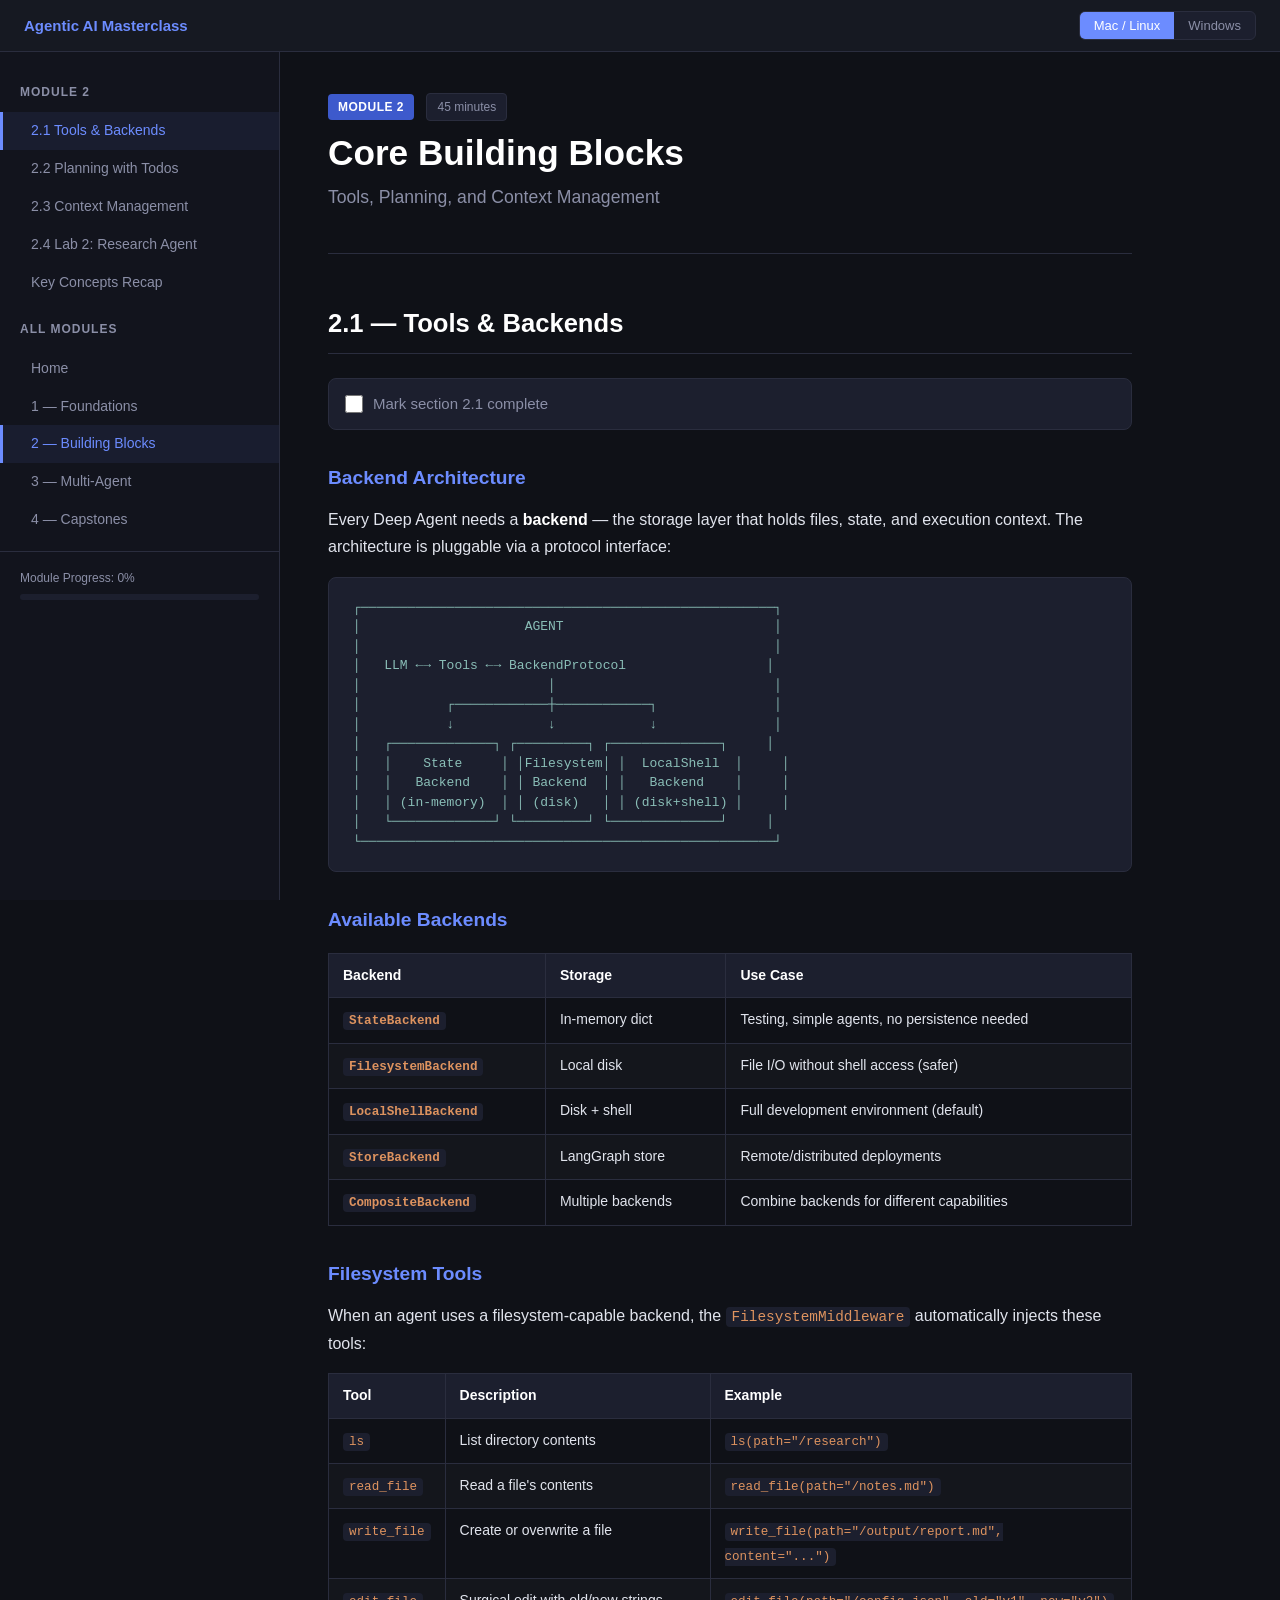
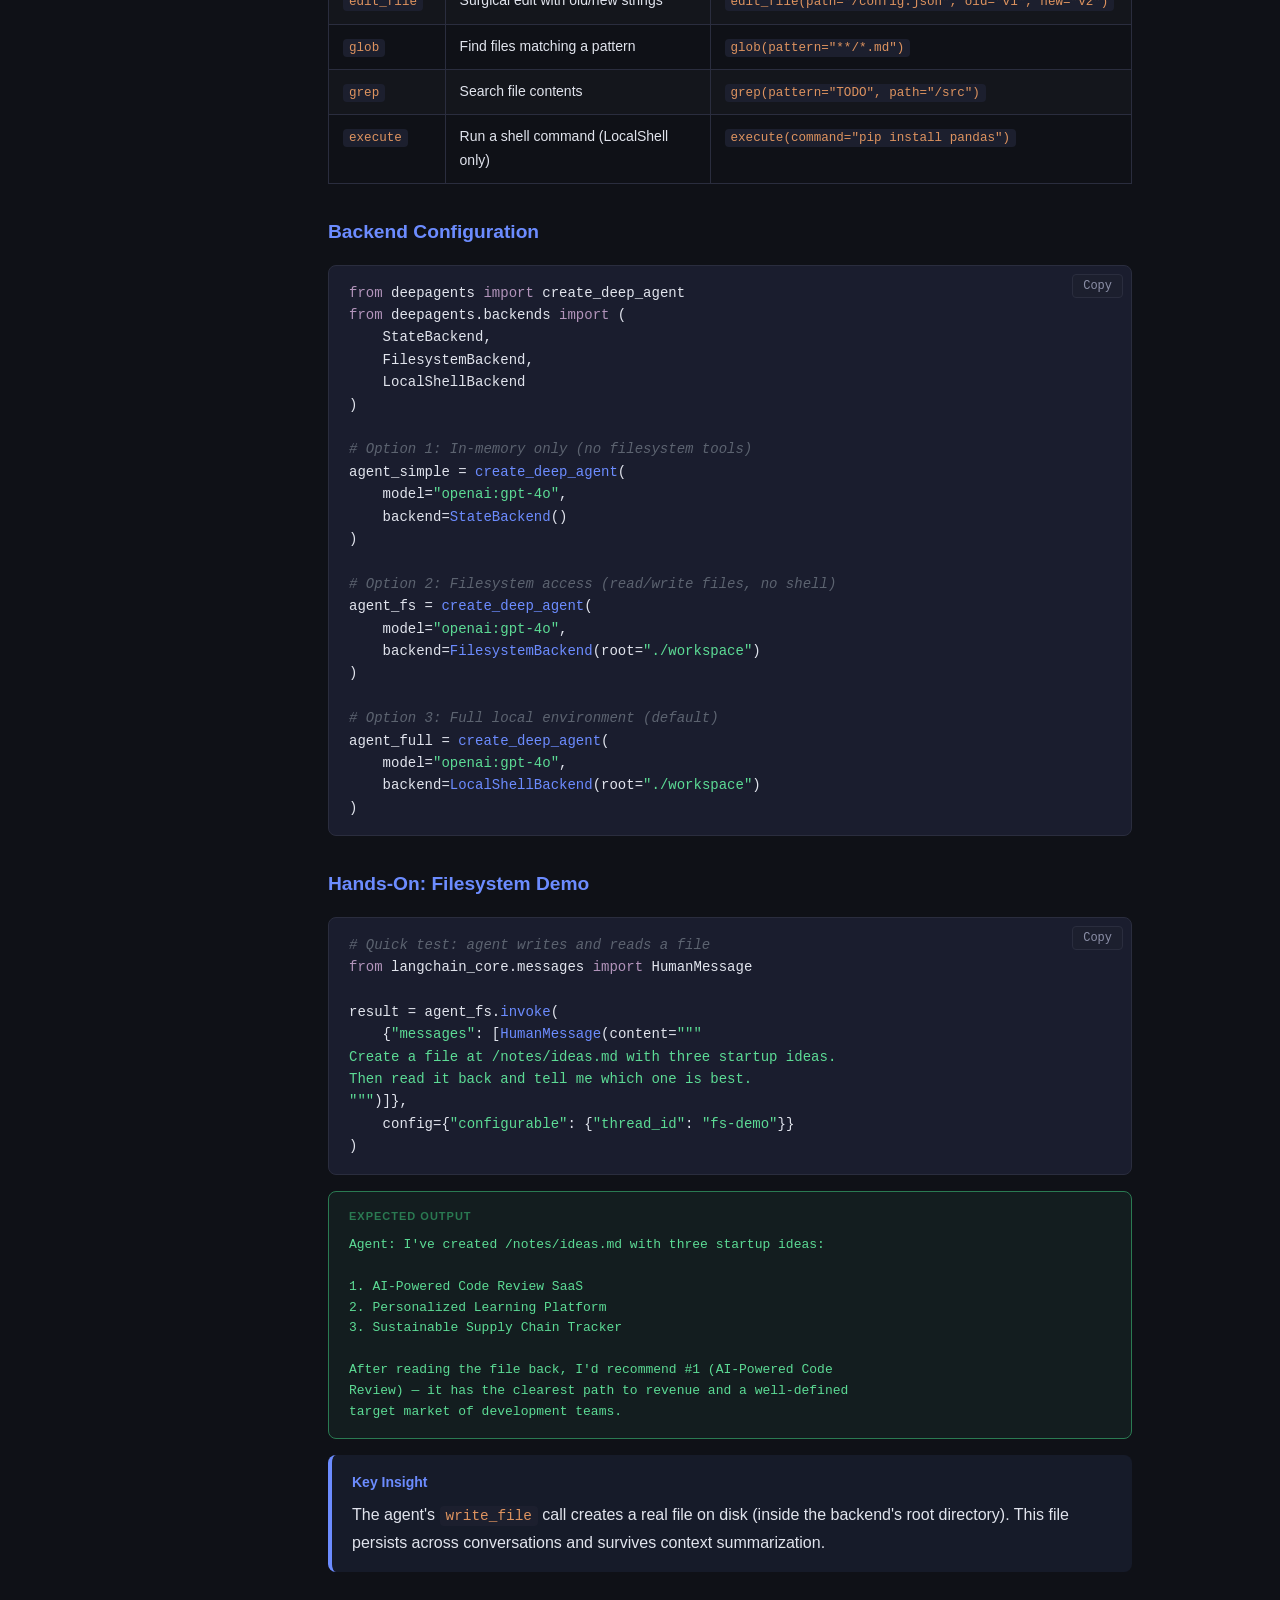
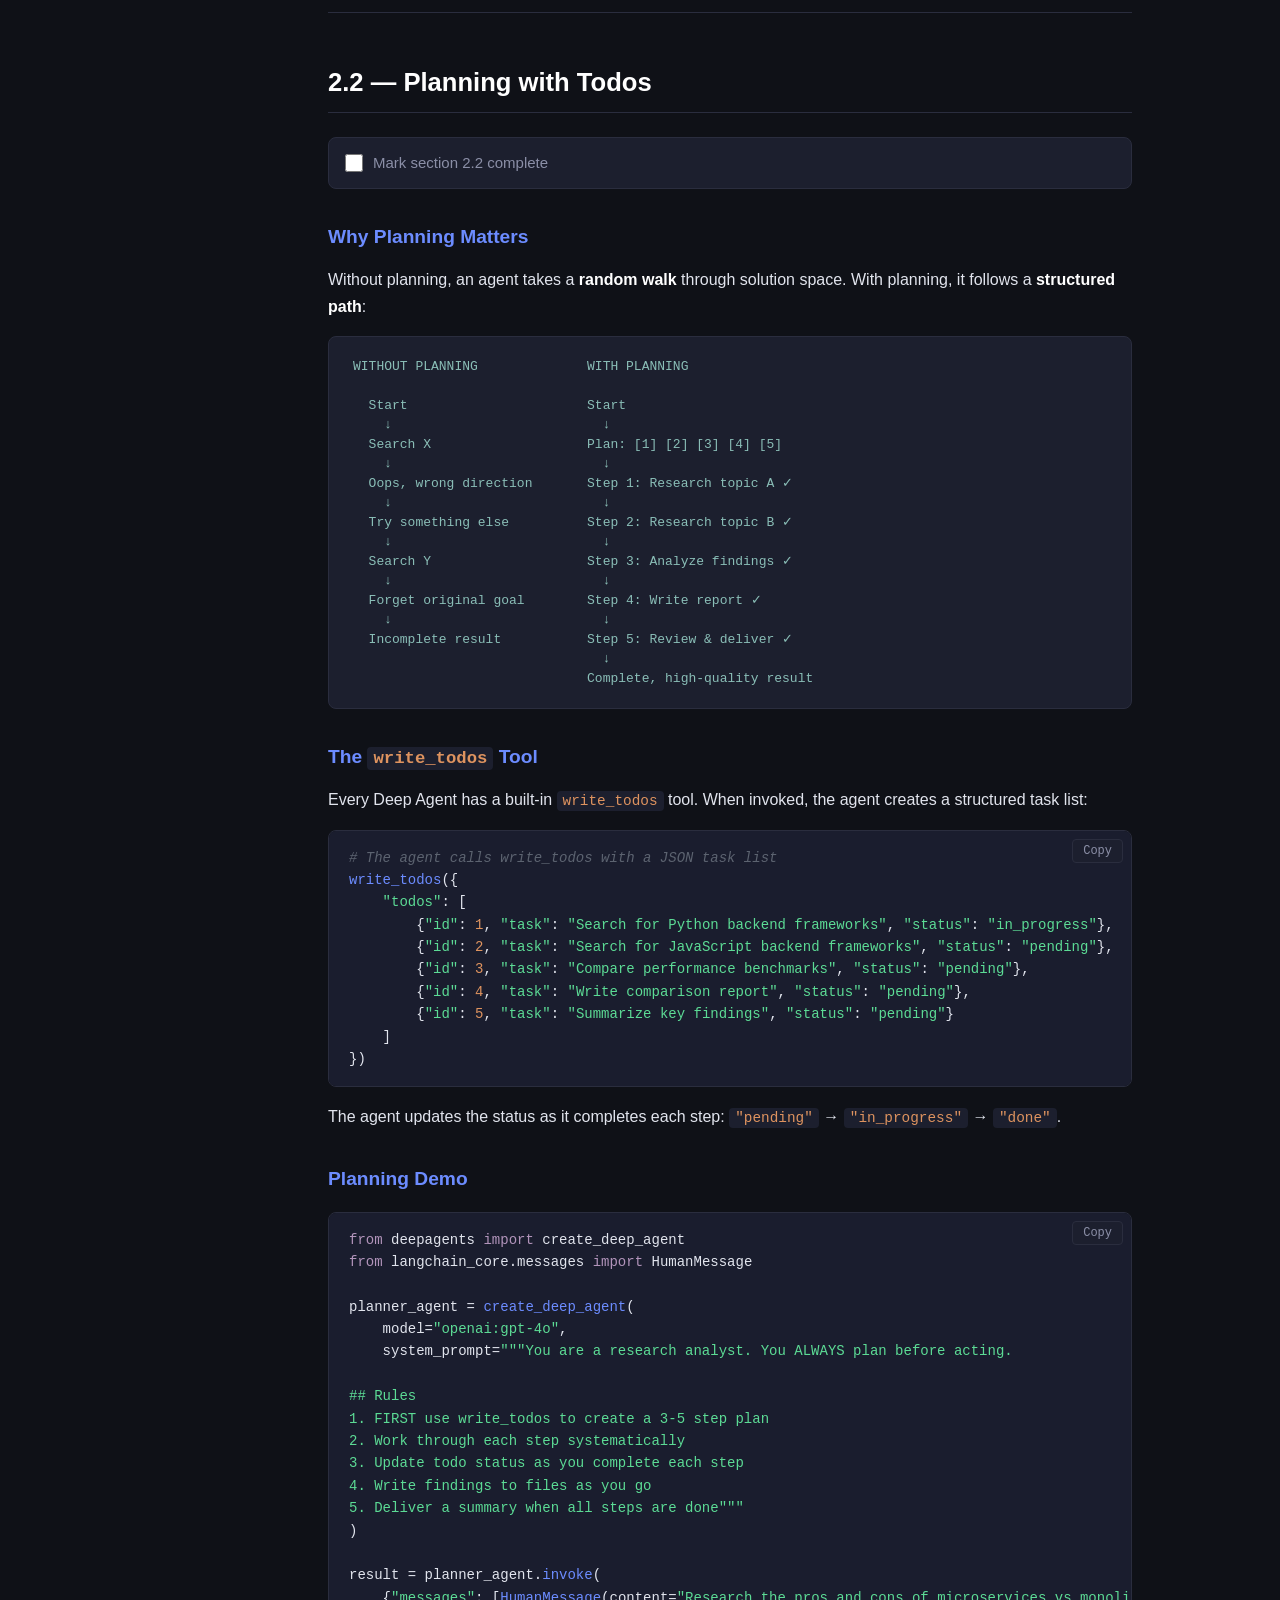
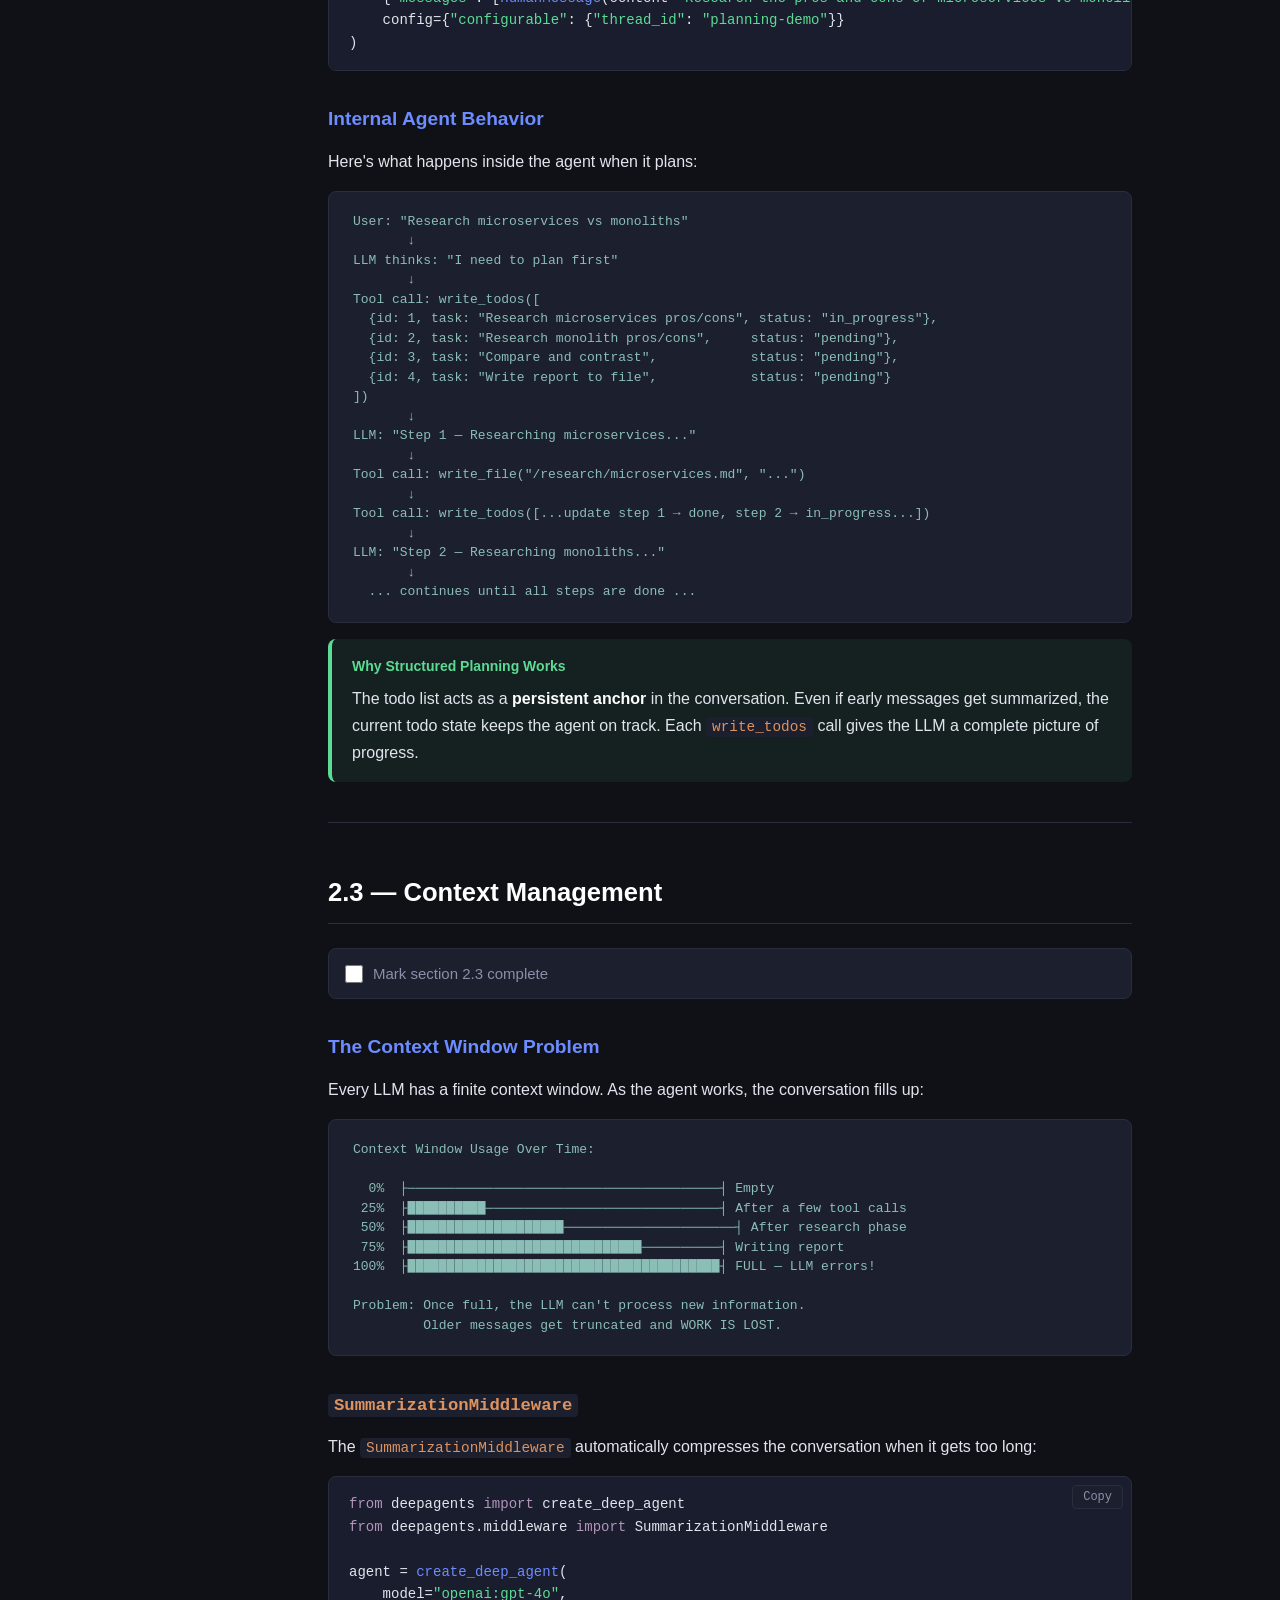
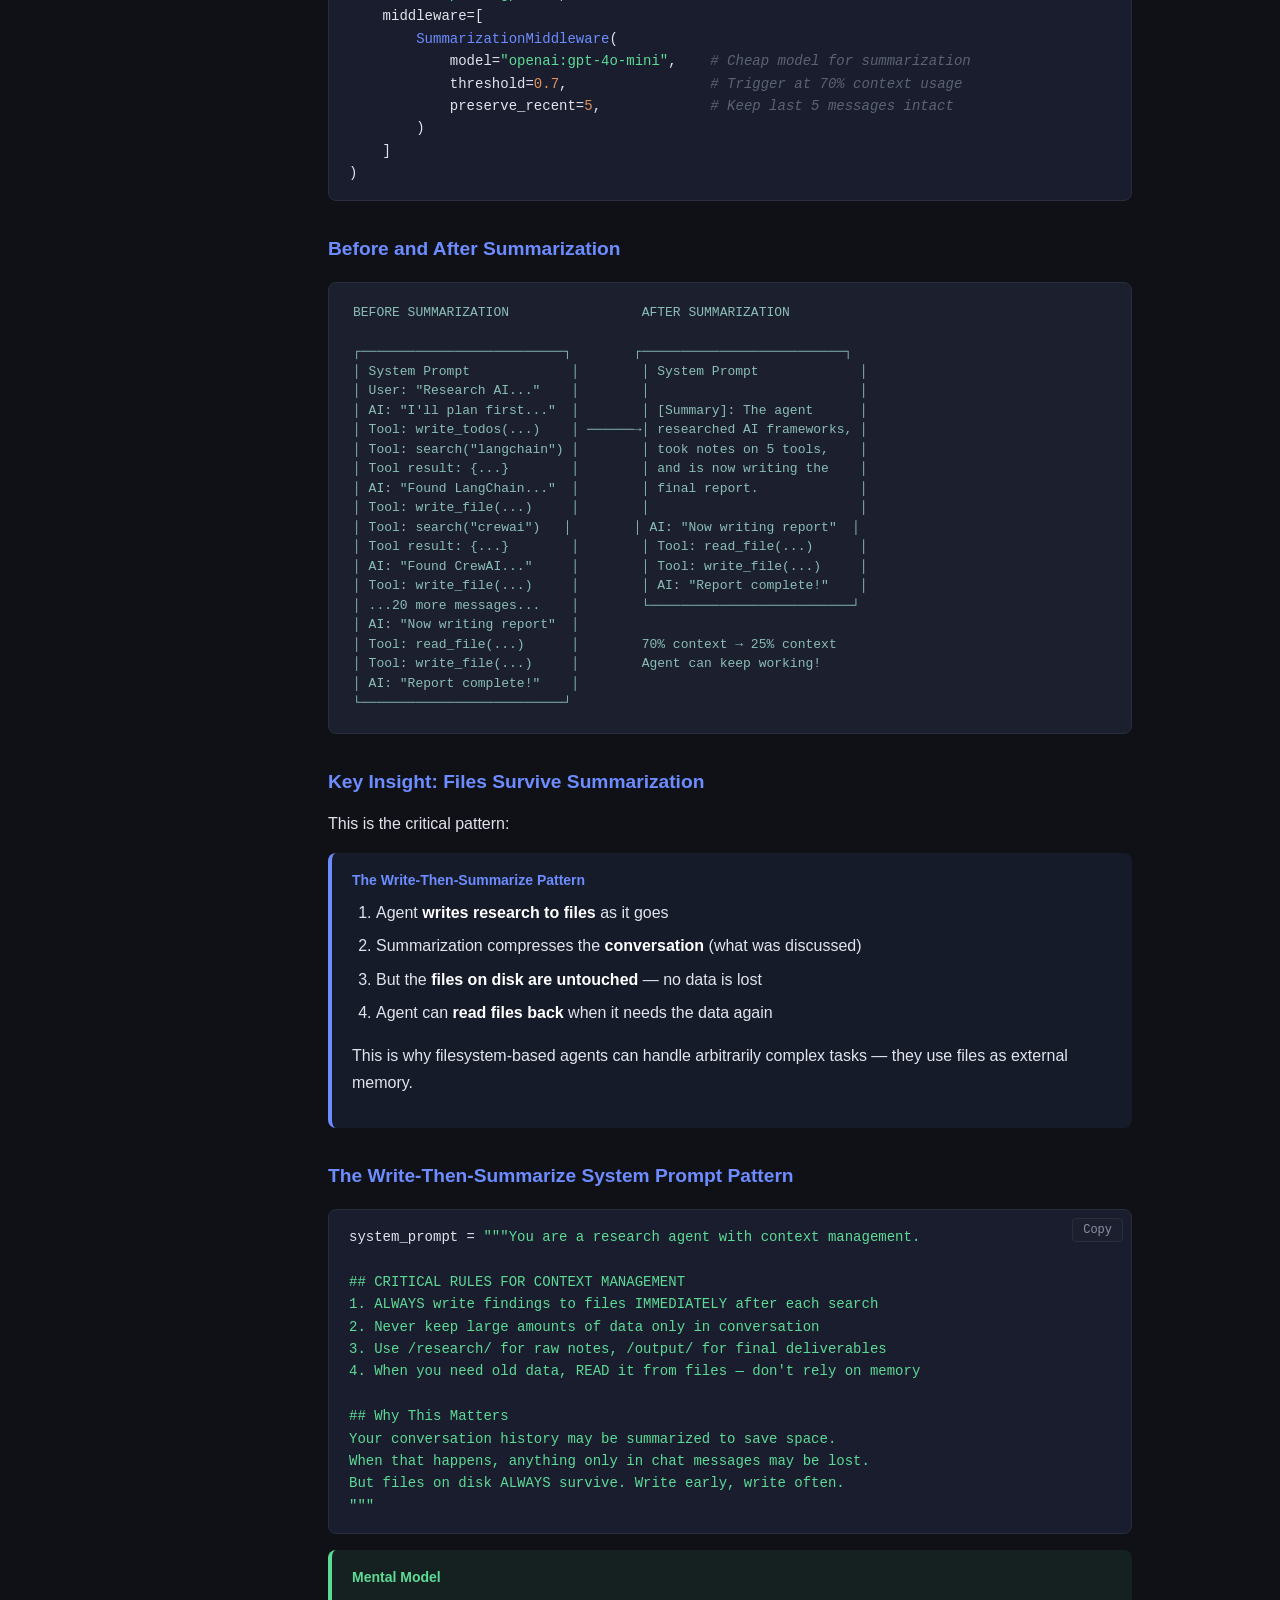
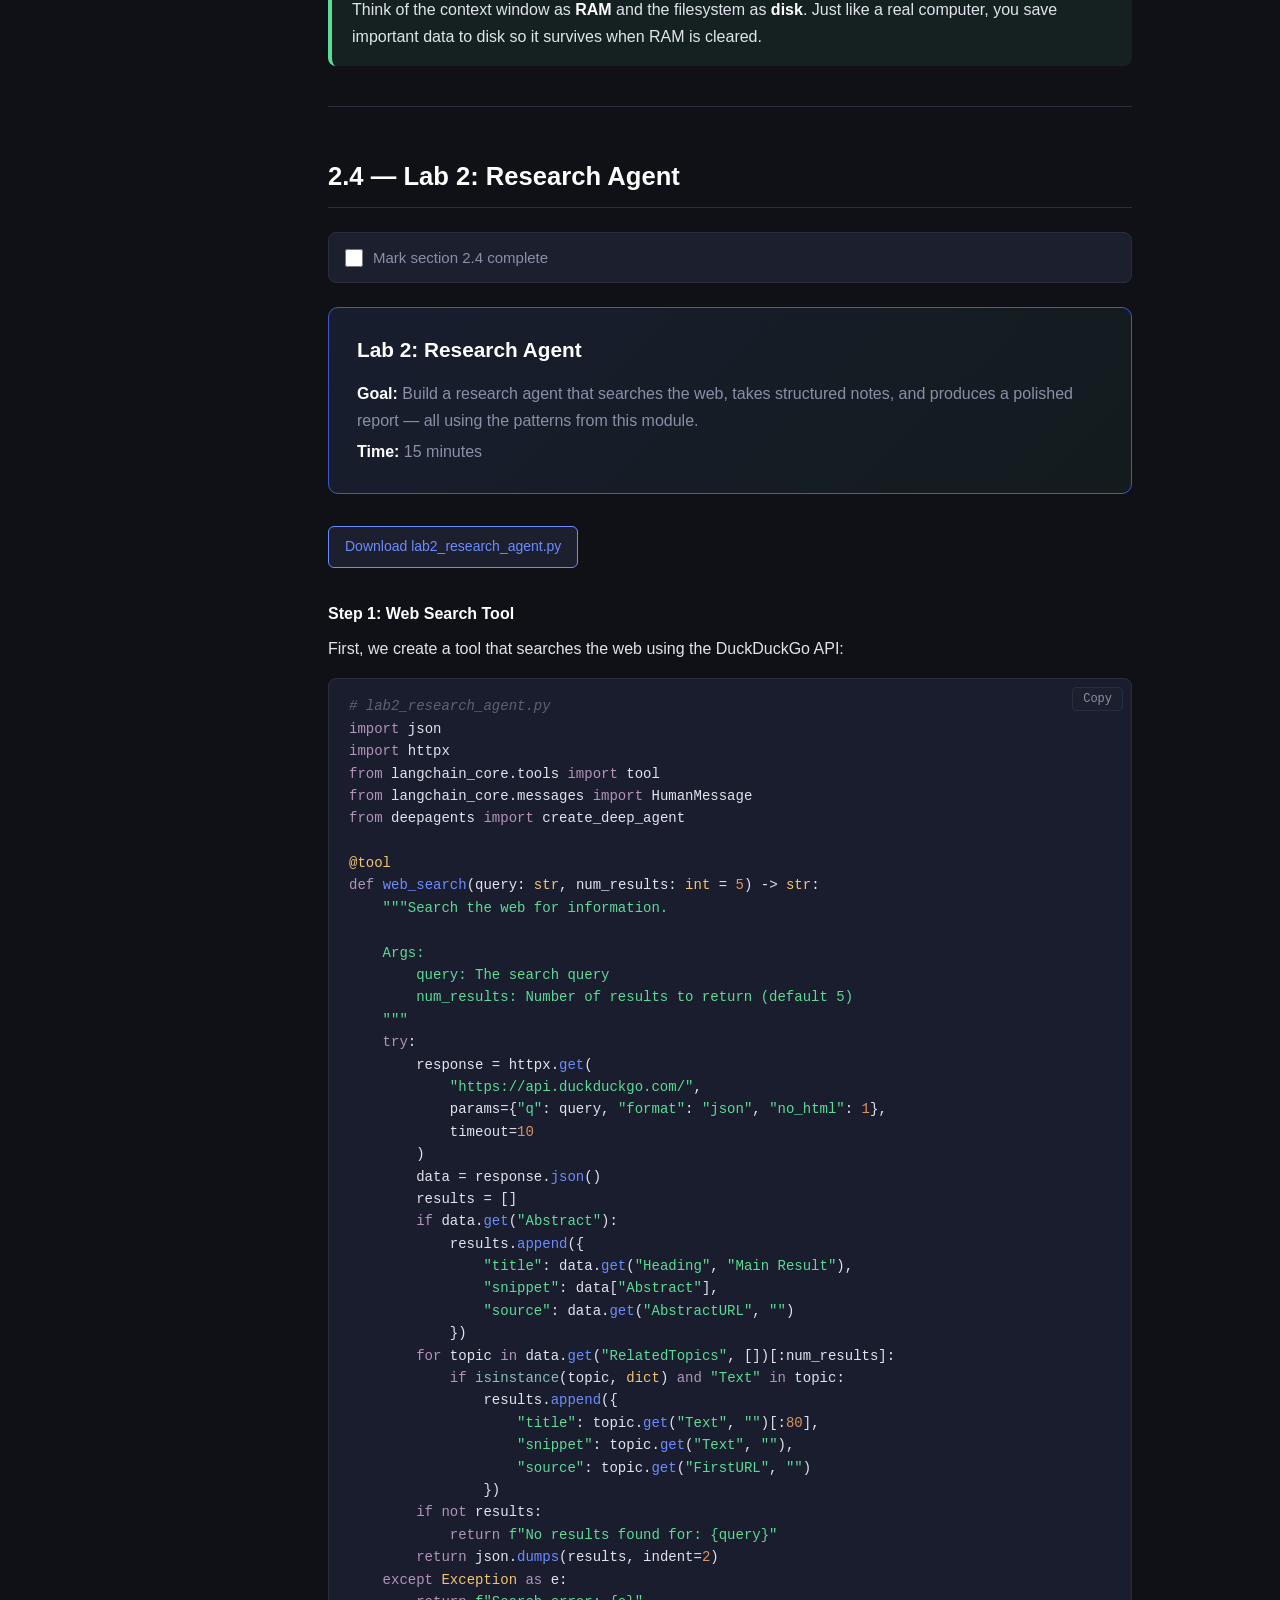
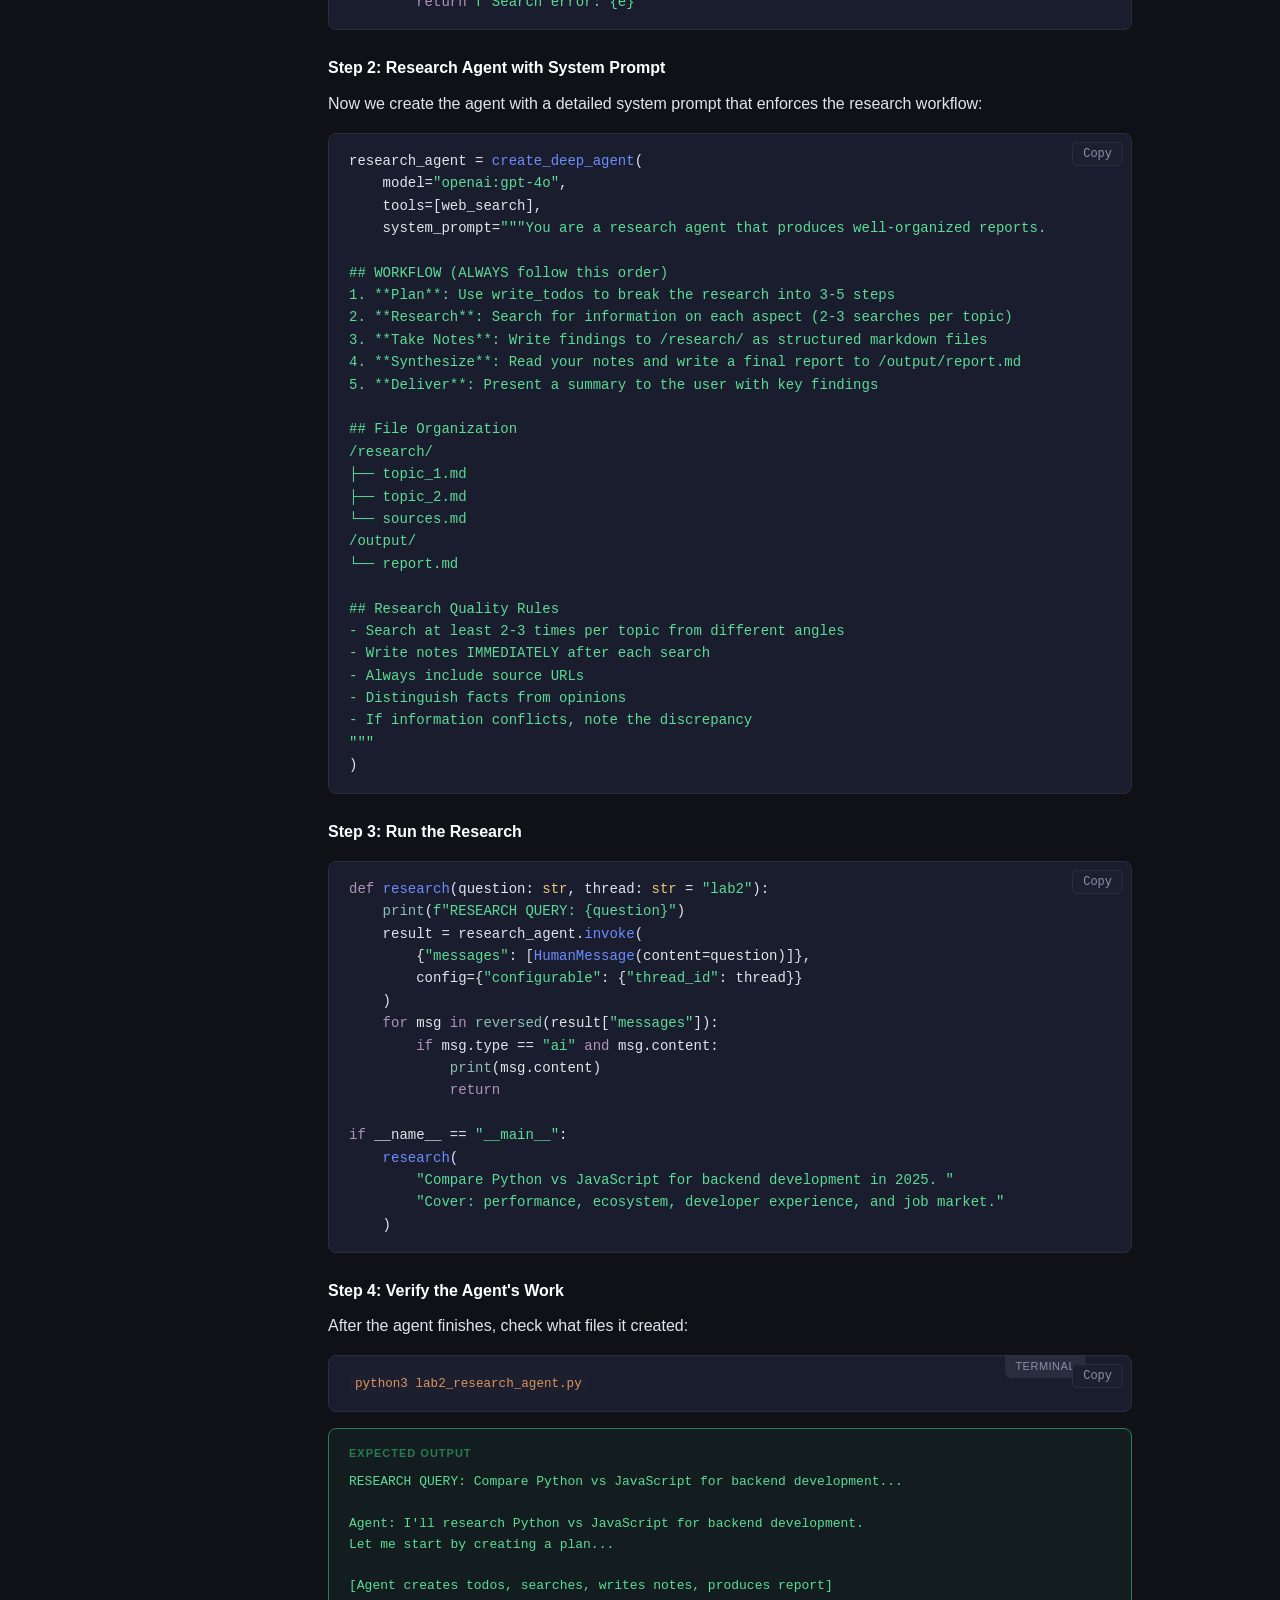
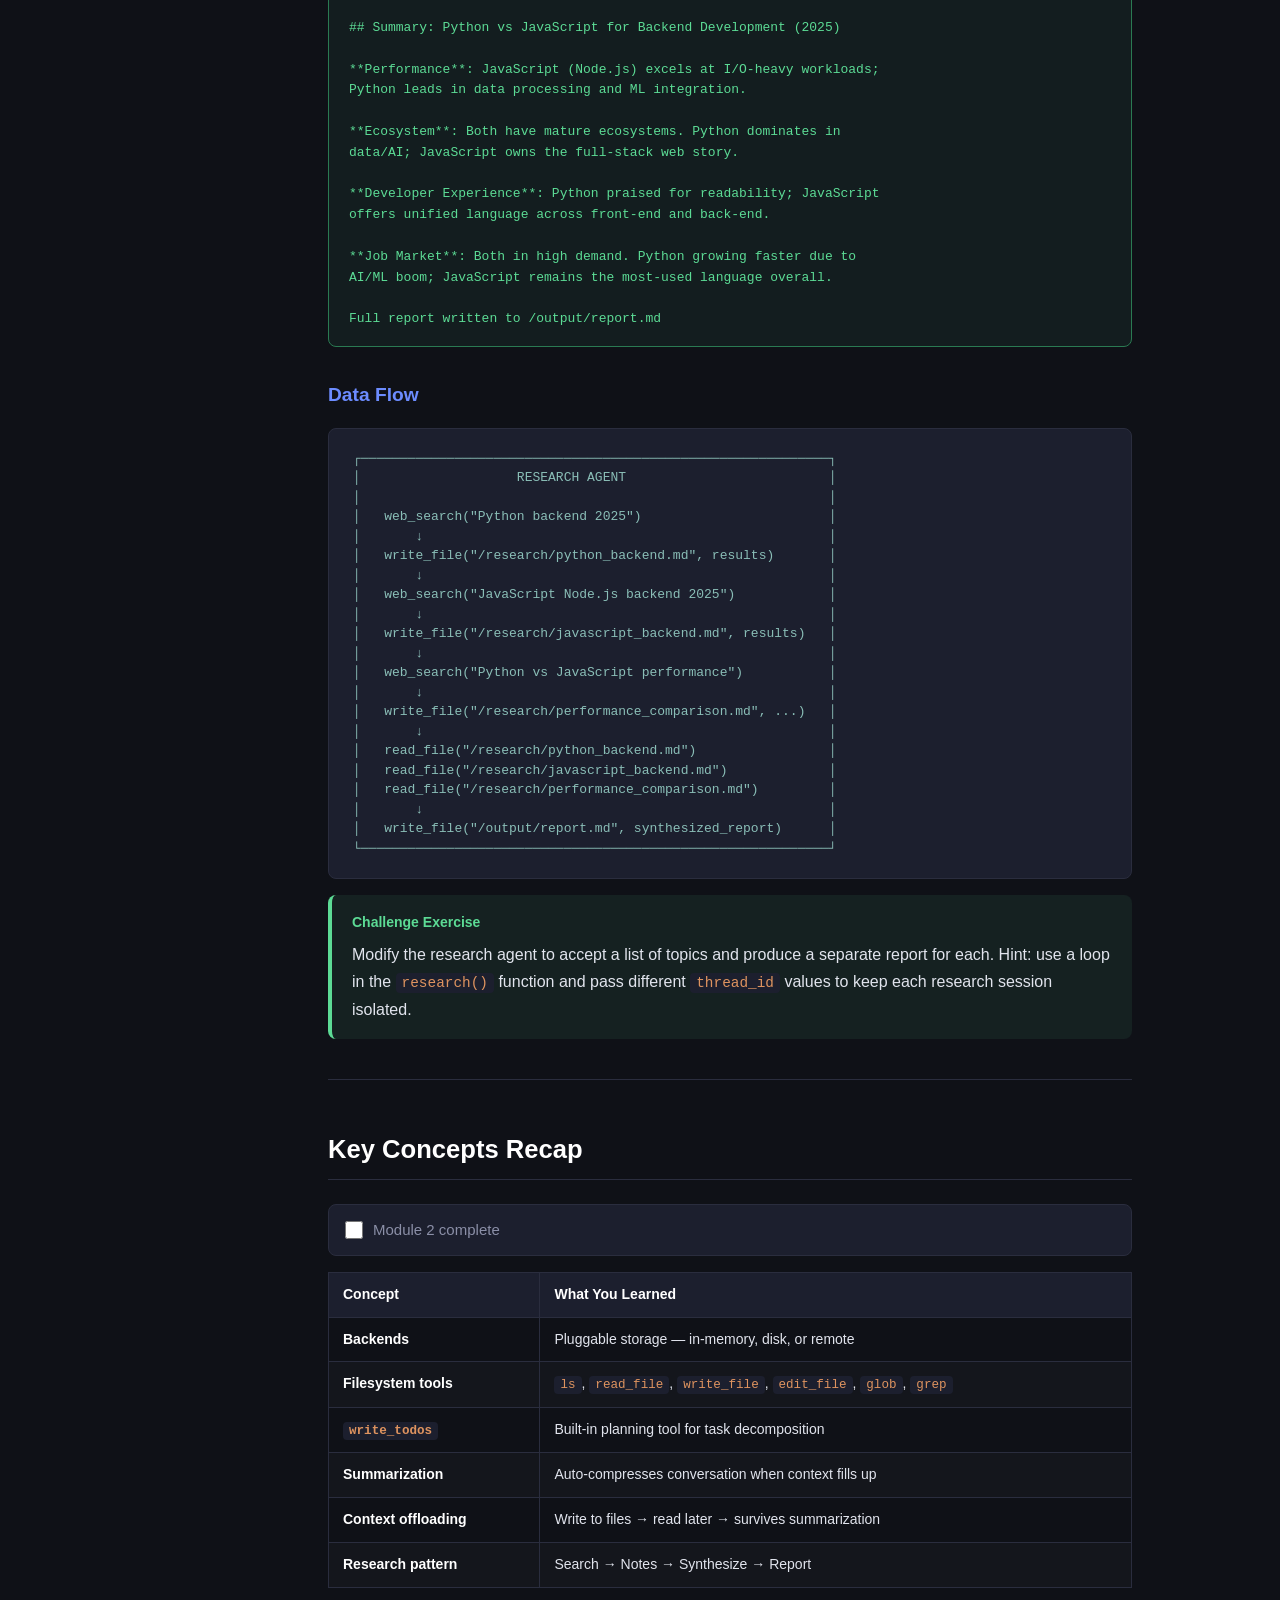
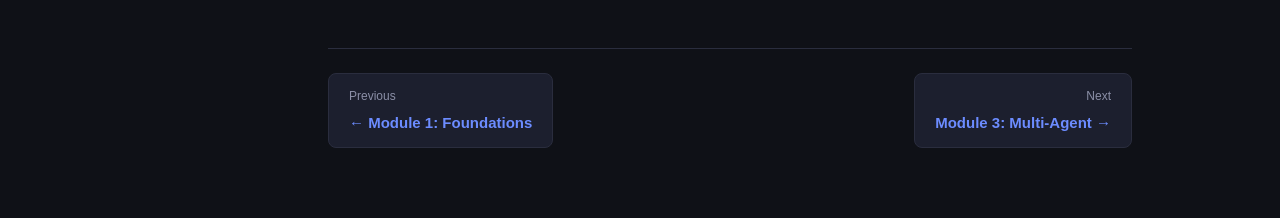
<file: course/website/module2.html>
<!DOCTYPE html>
<html lang="en">
<head>
  <meta charset="UTF-8">
  <meta name="viewport" content="width=device-width, initial-scale=1.0">
  <title>Module 2: Building Blocks — Agentic AI Masterclass</title>
  <link rel="stylesheet" href="styles.css">
</head>
<body>

<!-- Top Bar -->
<div class="topbar">
  <button class="hamburger" aria-label="Toggle sidebar">&#9776;</button>
  <a href="index.html" class="topbar-brand">Agentic AI Masterclass</a>
  <div class="os-toggle">
    <button data-os="mac">Mac / Linux</button>
    <button data-os="windows">Windows</button>
  </div>
</div>

<div class="sidebar-overlay"></div>

<!-- Sidebar -->
<nav class="sidebar">
  <div class="sidebar-section">
    <span class="sidebar-section-title">Module 2</span>
    <a href="#section-2-1">2.1 Tools &amp; Backends</a>
    <a href="#section-2-2">2.2 Planning with Todos</a>
    <a href="#section-2-3">2.3 Context Management</a>
    <a href="#section-2-4">2.4 Lab 2: Research Agent</a>
    <a href="#recap">Key Concepts Recap</a>
  </div>
  <div class="sidebar-section">
    <span class="sidebar-section-title">All Modules</span>
    <a href="index.html">Home</a>
    <a href="module1.html">1 &mdash; Foundations</a>
    <a href="module2.html" class="active">2 &mdash; Building Blocks</a>
    <a href="module3.html">3 &mdash; Multi-Agent</a>
    <a href="module4.html">4 &mdash; Capstones</a>
  </div>
  <div class="sidebar-progress">
    <div class="sidebar-progress-label">Module Progress: <span class="progress-pct">0%</span></div>
    <div class="progress-bar"><div class="progress-bar-fill"></div></div>
  </div>
</nav>

<!-- Main -->
<div class="main">

  <span class="module-badge">Module 2</span>
  <span class="time-badge">45 minutes</span>
  <h1>Core Building Blocks</h1>
  <p class="subtitle">Tools, Planning, and Context Management</p>

  <hr>

  <!-- Section 2.1 -->
  <h2 id="section-2-1">2.1 &mdash; Tools &amp; Backends</h2>

  <div class="section-check">
    <input type="checkbox" id="m2-s1">
    <label for="m2-s1">Mark section 2.1 complete</label>
  </div>

  <h3>Backend Architecture</h3>
  <p>Every Deep Agent needs a <strong>backend</strong> &mdash; the storage layer that holds files, state, and execution context. The architecture is pluggable via a protocol interface:</p>

  <div class="diagram">┌─────────────────────────────────────────────────────┐
│                     AGENT                           │
│                                                     │
│   LLM ←→ Tools ←→ BackendProtocol                  │
│                        │                            │
│           ┌────────────┼────────────┐               │
│           ↓            ↓            ↓               │
│   ┌─────────────┐ ┌─────────┐ ┌──────────────┐     │
│   │    State     │ │Filesystem│ │  LocalShell  │     │
│   │   Backend    │ │ Backend  │ │   Backend    │     │
│   │ (in-memory)  │ │ (disk)   │ │ (disk+shell) │     │
│   └─────────────┘ └─────────┘ └──────────────┘     │
└─────────────────────────────────────────────────────┘</div>

  <h3>Available Backends</h3>
  <table>
    <thead><tr><th>Backend</th><th>Storage</th><th>Use Case</th></tr></thead>
    <tbody>
      <tr><td><strong><code>StateBackend</code></strong></td><td>In-memory dict</td><td>Testing, simple agents, no persistence needed</td></tr>
      <tr><td><strong><code>FilesystemBackend</code></strong></td><td>Local disk</td><td>File I/O without shell access (safer)</td></tr>
      <tr><td><strong><code>LocalShellBackend</code></strong></td><td>Disk + shell</td><td>Full development environment (default)</td></tr>
      <tr><td><strong><code>StoreBackend</code></strong></td><td>LangGraph store</td><td>Remote/distributed deployments</td></tr>
      <tr><td><strong><code>CompositeBackend</code></strong></td><td>Multiple backends</td><td>Combine backends for different capabilities</td></tr>
    </tbody>
  </table>

  <h3>Filesystem Tools</h3>
  <p>When an agent uses a filesystem-capable backend, the <code>FilesystemMiddleware</code> automatically injects these tools:</p>

  <table>
    <thead><tr><th>Tool</th><th>Description</th><th>Example</th></tr></thead>
    <tbody>
      <tr><td><code>ls</code></td><td>List directory contents</td><td><code>ls(path="/research")</code></td></tr>
      <tr><td><code>read_file</code></td><td>Read a file's contents</td><td><code>read_file(path="/notes.md")</code></td></tr>
      <tr><td><code>write_file</code></td><td>Create or overwrite a file</td><td><code>write_file(path="/output/report.md", content="...")</code></td></tr>
      <tr><td><code>edit_file</code></td><td>Surgical edit with old/new strings</td><td><code>edit_file(path="/config.json", old="v1", new="v2")</code></td></tr>
      <tr><td><code>glob</code></td><td>Find files matching a pattern</td><td><code>glob(pattern="**/*.md")</code></td></tr>
      <tr><td><code>grep</code></td><td>Search file contents</td><td><code>grep(pattern="TODO", path="/src")</code></td></tr>
      <tr><td><code>execute</code></td><td>Run a shell command (LocalShell only)</td><td><code>execute(command="pip install pandas")</code></td></tr>
    </tbody>
  </table>

  <h3>Backend Configuration</h3>
  <pre><code><span class="kw">from</span> deepagents <span class="kw">import</span> create_deep_agent
<span class="kw">from</span> deepagents.backends <span class="kw">import</span> (
    StateBackend,
    FilesystemBackend,
    LocalShellBackend
)

<span class="cm"># Option 1: In-memory only (no filesystem tools)</span>
agent_simple = <span class="fn">create_deep_agent</span>(
    model=<span class="st">"openai:gpt-4o"</span>,
    backend=<span class="fn">StateBackend</span>()
)

<span class="cm"># Option 2: Filesystem access (read/write files, no shell)</span>
agent_fs = <span class="fn">create_deep_agent</span>(
    model=<span class="st">"openai:gpt-4o"</span>,
    backend=<span class="fn">FilesystemBackend</span>(root=<span class="st">"./workspace"</span>)
)

<span class="cm"># Option 3: Full local environment (default)</span>
agent_full = <span class="fn">create_deep_agent</span>(
    model=<span class="st">"openai:gpt-4o"</span>,
    backend=<span class="fn">LocalShellBackend</span>(root=<span class="st">"./workspace"</span>)
)</code></pre>

  <h3>Hands-On: Filesystem Demo</h3>
  <pre><code><span class="cm"># Quick test: agent writes and reads a file</span>
<span class="kw">from</span> langchain_core.messages <span class="kw">import</span> HumanMessage

result = agent_fs.<span class="fn">invoke</span>(
    {<span class="st">"messages"</span>: [<span class="fn">HumanMessage</span>(content=<span class="st">"""
Create a file at /notes/ideas.md with three startup ideas.
Then read it back and tell me which one is best.
"""</span>)]},
    config={<span class="st">"configurable"</span>: {<span class="st">"thread_id"</span>: <span class="st">"fs-demo"</span>}}
)</code></pre>

  <div class="expected-output">Agent: I've created /notes/ideas.md with three startup ideas:

1. AI-Powered Code Review SaaS
2. Personalized Learning Platform
3. Sustainable Supply Chain Tracker

After reading the file back, I'd recommend #1 (AI-Powered Code
Review) — it has the clearest path to revenue and a well-defined
target market of development teams.</div>

  <div class="callout callout-info">
    <div class="callout-title">Key Insight</div>
    The agent's <code>write_file</code> call creates a real file on disk (inside the backend's root directory). This file persists across conversations and survives context summarization.
  </div>

  <hr>

  <!-- Section 2.2 -->
  <h2 id="section-2-2">2.2 &mdash; Planning with Todos</h2>

  <div class="section-check">
    <input type="checkbox" id="m2-s2">
    <label for="m2-s2">Mark section 2.2 complete</label>
  </div>

  <h3>Why Planning Matters</h3>
  <p>Without planning, an agent takes a <strong>random walk</strong> through solution space. With planning, it follows a <strong>structured path</strong>:</p>

  <div class="diagram">WITHOUT PLANNING              WITH PLANNING

  Start                       Start
    ↓                           ↓
  Search X                    Plan: [1] [2] [3] [4] [5]
    ↓                           ↓
  Oops, wrong direction       Step 1: Research topic A ✓
    ↓                           ↓
  Try something else          Step 2: Research topic B ✓
    ↓                           ↓
  Search Y                    Step 3: Analyze findings ✓
    ↓                           ↓
  Forget original goal        Step 4: Write report ✓
    ↓                           ↓
  Incomplete result           Step 5: Review &amp; deliver ✓
                                ↓
                              Complete, high-quality result</div>

  <h3>The <code>write_todos</code> Tool</h3>
  <p>Every Deep Agent has a built-in <code>write_todos</code> tool. When invoked, the agent creates a structured task list:</p>

  <pre><code><span class="cm"># The agent calls write_todos with a JSON task list</span>
<span class="fn">write_todos</span>({
    <span class="st">"todos"</span>: [
        {<span class="st">"id"</span>: <span class="nu">1</span>, <span class="st">"task"</span>: <span class="st">"Search for Python backend frameworks"</span>, <span class="st">"status"</span>: <span class="st">"in_progress"</span>},
        {<span class="st">"id"</span>: <span class="nu">2</span>, <span class="st">"task"</span>: <span class="st">"Search for JavaScript backend frameworks"</span>, <span class="st">"status"</span>: <span class="st">"pending"</span>},
        {<span class="st">"id"</span>: <span class="nu">3</span>, <span class="st">"task"</span>: <span class="st">"Compare performance benchmarks"</span>, <span class="st">"status"</span>: <span class="st">"pending"</span>},
        {<span class="st">"id"</span>: <span class="nu">4</span>, <span class="st">"task"</span>: <span class="st">"Write comparison report"</span>, <span class="st">"status"</span>: <span class="st">"pending"</span>},
        {<span class="st">"id"</span>: <span class="nu">5</span>, <span class="st">"task"</span>: <span class="st">"Summarize key findings"</span>, <span class="st">"status"</span>: <span class="st">"pending"</span>}
    ]
})</code></pre>

  <p>The agent updates the status as it completes each step: <code>"pending"</code> &rarr; <code>"in_progress"</code> &rarr; <code>"done"</code>.</p>

  <h3>Planning Demo</h3>
  <pre><code><span class="kw">from</span> deepagents <span class="kw">import</span> create_deep_agent
<span class="kw">from</span> langchain_core.messages <span class="kw">import</span> HumanMessage

planner_agent = <span class="fn">create_deep_agent</span>(
    model=<span class="st">"openai:gpt-4o"</span>,
    system_prompt=<span class="st">"""You are a research analyst. You ALWAYS plan before acting.

## Rules
1. FIRST use write_todos to create a 3-5 step plan
2. Work through each step systematically
3. Update todo status as you complete each step
4. Write findings to files as you go
5. Deliver a summary when all steps are done"""</span>
)

result = planner_agent.<span class="fn">invoke</span>(
    {<span class="st">"messages"</span>: [<span class="fn">HumanMessage</span>(content=<span class="st">"Research the pros and cons of microservices vs monoliths"</span>)]},
    config={<span class="st">"configurable"</span>: {<span class="st">"thread_id"</span>: <span class="st">"planning-demo"</span>}}
)</code></pre>

  <h3>Internal Agent Behavior</h3>
  <p>Here's what happens inside the agent when it plans:</p>

  <div class="diagram">User: "Research microservices vs monoliths"
       ↓
LLM thinks: "I need to plan first"
       ↓
Tool call: write_todos([
  {id: 1, task: "Research microservices pros/cons", status: "in_progress"},
  {id: 2, task: "Research monolith pros/cons",     status: "pending"},
  {id: 3, task: "Compare and contrast",            status: "pending"},
  {id: 4, task: "Write report to file",            status: "pending"}
])
       ↓
LLM: "Step 1 — Researching microservices..."
       ↓
Tool call: write_file("/research/microservices.md", "...")
       ↓
Tool call: write_todos([...update step 1 → done, step 2 → in_progress...])
       ↓
LLM: "Step 2 — Researching monoliths..."
       ↓
  ... continues until all steps are done ...</div>

  <div class="callout callout-tip">
    <div class="callout-title">Why Structured Planning Works</div>
    The todo list acts as a <strong>persistent anchor</strong> in the conversation. Even if early messages get summarized, the current todo state keeps the agent on track. Each <code>write_todos</code> call gives the LLM a complete picture of progress.
  </div>

  <hr>

  <!-- Section 2.3 -->
  <h2 id="section-2-3">2.3 &mdash; Context Management</h2>

  <div class="section-check">
    <input type="checkbox" id="m2-s3">
    <label for="m2-s3">Mark section 2.3 complete</label>
  </div>

  <h3>The Context Window Problem</h3>
  <p>Every LLM has a finite context window. As the agent works, the conversation fills up:</p>

  <div class="diagram">Context Window Usage Over Time:

  0%  ├────────────────────────────────────────┤ Empty
 25%  ├██████████──────────────────────────────┤ After a few tool calls
 50%  ├████████████████████──────────────────────┤ After research phase
 75%  ├██████████████████████████████──────────┤ Writing report
100%  ├████████████████████████████████████████┤ FULL — LLM errors!

Problem: Once full, the LLM can't process new information.
         Older messages get truncated and WORK IS LOST.</div>

  <h3><code>SummarizationMiddleware</code></h3>
  <p>The <code>SummarizationMiddleware</code> automatically compresses the conversation when it gets too long:</p>

  <pre><code><span class="kw">from</span> deepagents <span class="kw">import</span> create_deep_agent
<span class="kw">from</span> deepagents.middleware <span class="kw">import</span> SummarizationMiddleware

agent = <span class="fn">create_deep_agent</span>(
    model=<span class="st">"openai:gpt-4o"</span>,
    middleware=[
        <span class="fn">SummarizationMiddleware</span>(
            model=<span class="st">"openai:gpt-4o-mini"</span>,    <span class="cm"># Cheap model for summarization</span>
            threshold=<span class="nu">0.7</span>,                 <span class="cm"># Trigger at 70% context usage</span>
            preserve_recent=<span class="nu">5</span>,             <span class="cm"># Keep last 5 messages intact</span>
        )
    ]
)</code></pre>

  <h3>Before and After Summarization</h3>

  <div class="diagram">BEFORE SUMMARIZATION                 AFTER SUMMARIZATION

┌──────────────────────────┐        ┌──────────────────────────┐
│ System Prompt             │        │ System Prompt             │
│ User: "Research AI..."    │        │                           │
│ AI: "I'll plan first..."  │        │ [Summary]: The agent      │
│ Tool: write_todos(...)    │ ──────→│ researched AI frameworks, │
│ Tool: search("langchain") │        │ took notes on 5 tools,    │
│ Tool result: {...}        │        │ and is now writing the    │
│ AI: "Found LangChain..."  │        │ final report.             │
│ Tool: write_file(...)     │        │                           │
│ Tool: search("crewai")   │        │ AI: "Now writing report"  │
│ Tool result: {...}        │        │ Tool: read_file(...)      │
│ AI: "Found CrewAI..."     │        │ Tool: write_file(...)     │
│ Tool: write_file(...)     │        │ AI: "Report complete!"    │
│ ...20 more messages...    │        └──────────────────────────┘
│ AI: "Now writing report"  │
│ Tool: read_file(...)      │        70% context → 25% context
│ Tool: write_file(...)     │        Agent can keep working!
│ AI: "Report complete!"    │
└──────────────────────────┘</div>

  <h3>Key Insight: Files Survive Summarization</h3>
  <p>This is the critical pattern:</p>

  <div class="callout callout-info">
    <div class="callout-title">The Write-Then-Summarize Pattern</div>
    <ol>
      <li>Agent <strong>writes research to files</strong> as it goes</li>
      <li>Summarization compresses the <strong>conversation</strong> (what was discussed)</li>
      <li>But the <strong>files on disk are untouched</strong> &mdash; no data is lost</li>
      <li>Agent can <strong>read files back</strong> when it needs the data again</li>
    </ol>
    <p>This is why filesystem-based agents can handle arbitrarily complex tasks &mdash; they use files as external memory.</p>
  </div>

  <h3>The Write-Then-Summarize System Prompt Pattern</h3>
  <pre><code>system_prompt = <span class="st">"""You are a research agent with context management.

## CRITICAL RULES FOR CONTEXT MANAGEMENT
1. ALWAYS write findings to files IMMEDIATELY after each search
2. Never keep large amounts of data only in conversation
3. Use /research/ for raw notes, /output/ for final deliverables
4. When you need old data, READ it from files — don't rely on memory

## Why This Matters
Your conversation history may be summarized to save space.
When that happens, anything only in chat messages may be lost.
But files on disk ALWAYS survive. Write early, write often.
"""</span></code></pre>

  <div class="callout callout-tip">
    <div class="callout-title">Mental Model</div>
    Think of the context window as <strong>RAM</strong> and the filesystem as <strong>disk</strong>. Just like a real computer, you save important data to disk so it survives when RAM is cleared.
  </div>

  <hr>

  <!-- Section 2.4 -->
  <h2 id="section-2-4">2.4 &mdash; Lab 2: Research Agent</h2>

  <div class="section-check">
    <input type="checkbox" id="m2-s4">
    <label for="m2-s4">Mark section 2.4 complete</label>
  </div>

  <div class="lab-header">
    <h3>Lab 2: Research Agent</h3>
    <p><strong>Goal:</strong> Build a research agent that searches the web, takes structured notes, and produces a polished report &mdash; all using the patterns from this module.</p>
    <p><strong>Time:</strong> 15 minutes</p>
  </div>

  <div class="lab-code-section">
    <a href="#" class="download-btn" data-filename="lab2_research_agent.py">Download lab2_research_agent.py</a>

    <h4>Step 1: Web Search Tool</h4>
    <p>First, we create a tool that searches the web using the DuckDuckGo API:</p>

    <pre><code><span class="cm"># lab2_research_agent.py</span>
<span class="kw">import</span> json
<span class="kw">import</span> httpx
<span class="kw">from</span> langchain_core.tools <span class="kw">import</span> tool
<span class="kw">from</span> langchain_core.messages <span class="kw">import</span> HumanMessage
<span class="kw">from</span> deepagents <span class="kw">import</span> create_deep_agent

<span class="dc">@tool</span>
<span class="kw">def</span> <span class="fn">web_search</span>(query: <span class="ty">str</span>, num_results: <span class="ty">int</span> = <span class="nu">5</span>) -> <span class="ty">str</span>:
    <span class="st">"""Search the web for information.

    Args:
        query: The search query
        num_results: Number of results to return (default 5)
    """</span>
    <span class="kw">try</span>:
        response = httpx.<span class="fn">get</span>(
            <span class="st">"https://api.duckduckgo.com/"</span>,
            params={<span class="st">"q"</span>: query, <span class="st">"format"</span>: <span class="st">"json"</span>, <span class="st">"no_html"</span>: <span class="nu">1</span>},
            timeout=<span class="nu">10</span>
        )
        data = response.<span class="fn">json</span>()
        results = []
        <span class="kw">if</span> data.<span class="fn">get</span>(<span class="st">"Abstract"</span>):
            results.<span class="fn">append</span>({
                <span class="st">"title"</span>: data.<span class="fn">get</span>(<span class="st">"Heading"</span>, <span class="st">"Main Result"</span>),
                <span class="st">"snippet"</span>: data[<span class="st">"Abstract"</span>],
                <span class="st">"source"</span>: data.<span class="fn">get</span>(<span class="st">"AbstractURL"</span>, <span class="st">""</span>)
            })
        <span class="kw">for</span> topic <span class="kw">in</span> data.<span class="fn">get</span>(<span class="st">"RelatedTopics"</span>, [])[:num_results]:
            <span class="kw">if</span> <span class="bi">isinstance</span>(topic, <span class="ty">dict</span>) <span class="kw">and</span> <span class="st">"Text"</span> <span class="kw">in</span> topic:
                results.<span class="fn">append</span>({
                    <span class="st">"title"</span>: topic.<span class="fn">get</span>(<span class="st">"Text"</span>, <span class="st">""</span>)[:<span class="nu">80</span>],
                    <span class="st">"snippet"</span>: topic.<span class="fn">get</span>(<span class="st">"Text"</span>, <span class="st">""</span>),
                    <span class="st">"source"</span>: topic.<span class="fn">get</span>(<span class="st">"FirstURL"</span>, <span class="st">""</span>)
                })
        <span class="kw">if not</span> results:
            <span class="kw">return</span> <span class="st">f"No results found for: {query}"</span>
        <span class="kw">return</span> json.<span class="fn">dumps</span>(results, indent=<span class="nu">2</span>)
    <span class="kw">except</span> <span class="ty">Exception</span> <span class="kw">as</span> e:
        <span class="kw">return</span> <span class="st">f"Search error: {e}"</span></code></pre>

    <h4>Step 2: Research Agent with System Prompt</h4>
    <p>Now we create the agent with a detailed system prompt that enforces the research workflow:</p>

    <pre><code>research_agent = <span class="fn">create_deep_agent</span>(
    model=<span class="st">"openai:gpt-4o"</span>,
    tools=[web_search],
    system_prompt=<span class="st">"""You are a research agent that produces well-organized reports.

## WORKFLOW (ALWAYS follow this order)
1. **Plan**: Use write_todos to break the research into 3-5 steps
2. **Research**: Search for information on each aspect (2-3 searches per topic)
3. **Take Notes**: Write findings to /research/ as structured markdown files
4. **Synthesize**: Read your notes and write a final report to /output/report.md
5. **Deliver**: Present a summary to the user with key findings

## File Organization
/research/
├── topic_1.md
├── topic_2.md
└── sources.md
/output/
└── report.md

## Research Quality Rules
- Search at least 2-3 times per topic from different angles
- Write notes IMMEDIATELY after each search
- Always include source URLs
- Distinguish facts from opinions
- If information conflicts, note the discrepancy
"""</span>
)</code></pre>

    <h4>Step 3: Run the Research</h4>
    <pre><code><span class="kw">def</span> <span class="fn">research</span>(question: <span class="ty">str</span>, thread: <span class="ty">str</span> = <span class="st">"lab2"</span>):
    <span class="bi">print</span>(<span class="st">f"RESEARCH QUERY: {question}"</span>)
    result = research_agent.<span class="fn">invoke</span>(
        {<span class="st">"messages"</span>: [<span class="fn">HumanMessage</span>(content=question)]},
        config={<span class="st">"configurable"</span>: {<span class="st">"thread_id"</span>: thread}}
    )
    <span class="kw">for</span> msg <span class="kw">in</span> <span class="bi">reversed</span>(result[<span class="st">"messages"</span>]):
        <span class="kw">if</span> msg.type == <span class="st">"ai"</span> <span class="kw">and</span> msg.content:
            <span class="bi">print</span>(msg.content)
            <span class="kw">return</span>

<span class="kw">if</span> __name__ == <span class="st">"__main__"</span>:
    <span class="fn">research</span>(
        <span class="st">"Compare Python vs JavaScript for backend development in 2025. "</span>
        <span class="st">"Cover: performance, ecosystem, developer experience, and job market."</span>
    )</code></pre>

    <h4>Step 4: Verify the Agent's Work</h4>
    <p>After the agent finishes, check what files it created:</p>

    <div class="os-command" data-mac="python3 lab2_research_agent.py" data-windows="python lab2_research_agent.py"><code></code></div>
  </div>

  <div class="expected-output">RESEARCH QUERY: Compare Python vs JavaScript for backend development...

Agent: I'll research Python vs JavaScript for backend development.
Let me start by creating a plan...

[Agent creates todos, searches, writes notes, produces report]

## Summary: Python vs JavaScript for Backend Development (2025)

**Performance**: JavaScript (Node.js) excels at I/O-heavy workloads;
Python leads in data processing and ML integration.

**Ecosystem**: Both have mature ecosystems. Python dominates in
data/AI; JavaScript owns the full-stack web story.

**Developer Experience**: Python praised for readability; JavaScript
offers unified language across front-end and back-end.

**Job Market**: Both in high demand. Python growing faster due to
AI/ML boom; JavaScript remains the most-used language overall.

Full report written to /output/report.md</div>

  <h3>Data Flow</h3>
  <div class="diagram">┌────────────────────────────────────────────────────────────┐
│                    RESEARCH AGENT                          │
│                                                            │
│   web_search("Python backend 2025")                        │
│       ↓                                                    │
│   write_file("/research/python_backend.md", results)       │
│       ↓                                                    │
│   web_search("JavaScript Node.js backend 2025")            │
│       ↓                                                    │
│   write_file("/research/javascript_backend.md", results)   │
│       ↓                                                    │
│   web_search("Python vs JavaScript performance")           │
│       ↓                                                    │
│   write_file("/research/performance_comparison.md", ...)   │
│       ↓                                                    │
│   read_file("/research/python_backend.md")                 │
│   read_file("/research/javascript_backend.md")             │
│   read_file("/research/performance_comparison.md")         │
│       ↓                                                    │
│   write_file("/output/report.md", synthesized_report)      │
└────────────────────────────────────────────────────────────┘</div>

  <div class="callout callout-tip">
    <div class="callout-title">Challenge Exercise</div>
    Modify the research agent to accept a list of topics and produce a separate report for each. Hint: use a loop in the <code>research()</code> function and pass different <code>thread_id</code> values to keep each research session isolated.
  </div>

  <hr>

  <!-- Recap -->
  <h2 id="recap">Key Concepts Recap</h2>

  <div class="section-check">
    <input type="checkbox" id="m2-recap">
    <label for="m2-recap">Module 2 complete</label>
  </div>

  <table>
    <thead><tr><th>Concept</th><th>What You Learned</th></tr></thead>
    <tbody>
      <tr><td><strong>Backends</strong></td><td>Pluggable storage &mdash; in-memory, disk, or remote</td></tr>
      <tr><td><strong>Filesystem tools</strong></td><td><code>ls</code>, <code>read_file</code>, <code>write_file</code>, <code>edit_file</code>, <code>glob</code>, <code>grep</code></td></tr>
      <tr><td><strong><code>write_todos</code></strong></td><td>Built-in planning tool for task decomposition</td></tr>
      <tr><td><strong>Summarization</strong></td><td>Auto-compresses conversation when context fills up</td></tr>
      <tr><td><strong>Context offloading</strong></td><td>Write to files &rarr; read later &rarr; survives summarization</td></tr>
      <tr><td><strong>Research pattern</strong></td><td>Search &rarr; Notes &rarr; Synthesize &rarr; Report</td></tr>
    </tbody>
  </table>

  <!-- Page Nav -->
  <div class="page-nav">
    <a href="module1.html">
      <span class="page-nav-label">Previous</span>
      <span class="page-nav-title">&larr; Module 1: Foundations</span>
    </a>
    <a href="module3.html" class="next">
      <span class="page-nav-label">Next</span>
      <span class="page-nav-title">Module 3: Multi-Agent &rarr;</span>
    </a>
  </div>

</div>

<script src="script.js"></script>
</body>
</html>
</file>
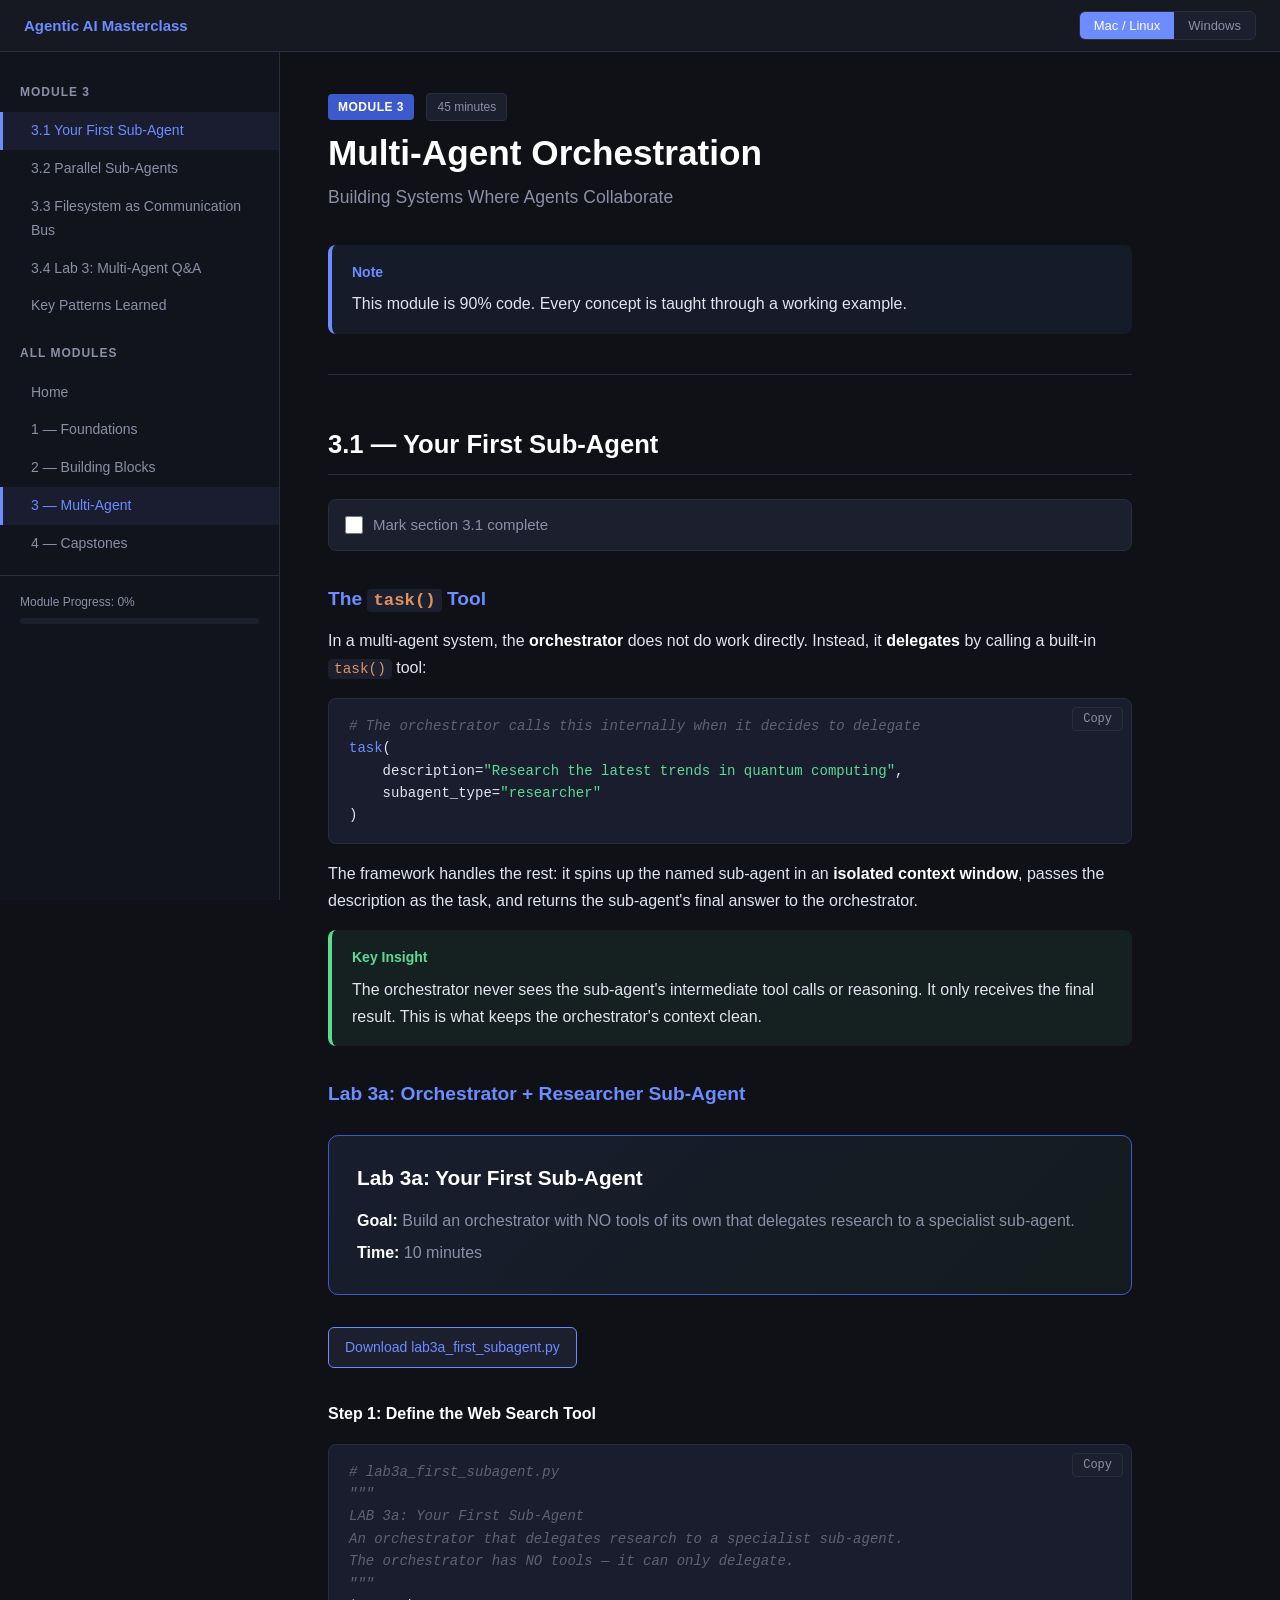
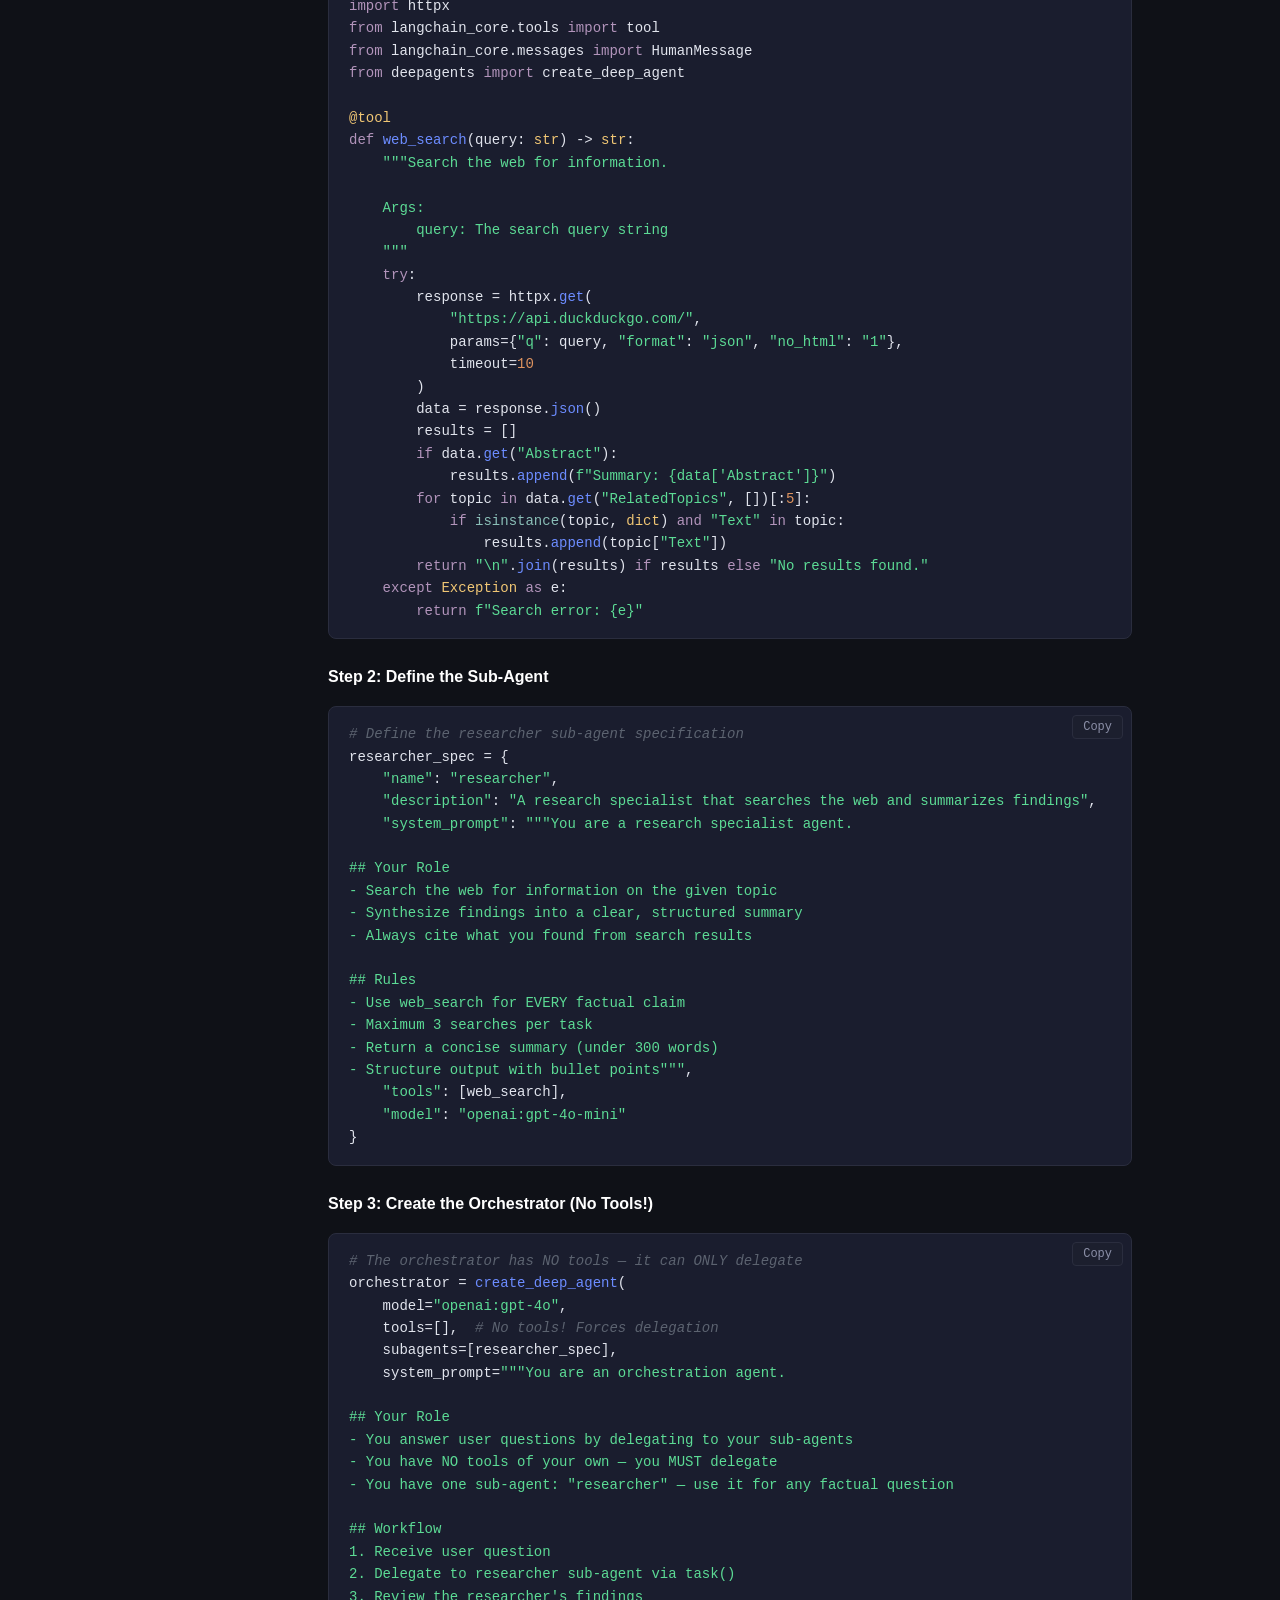
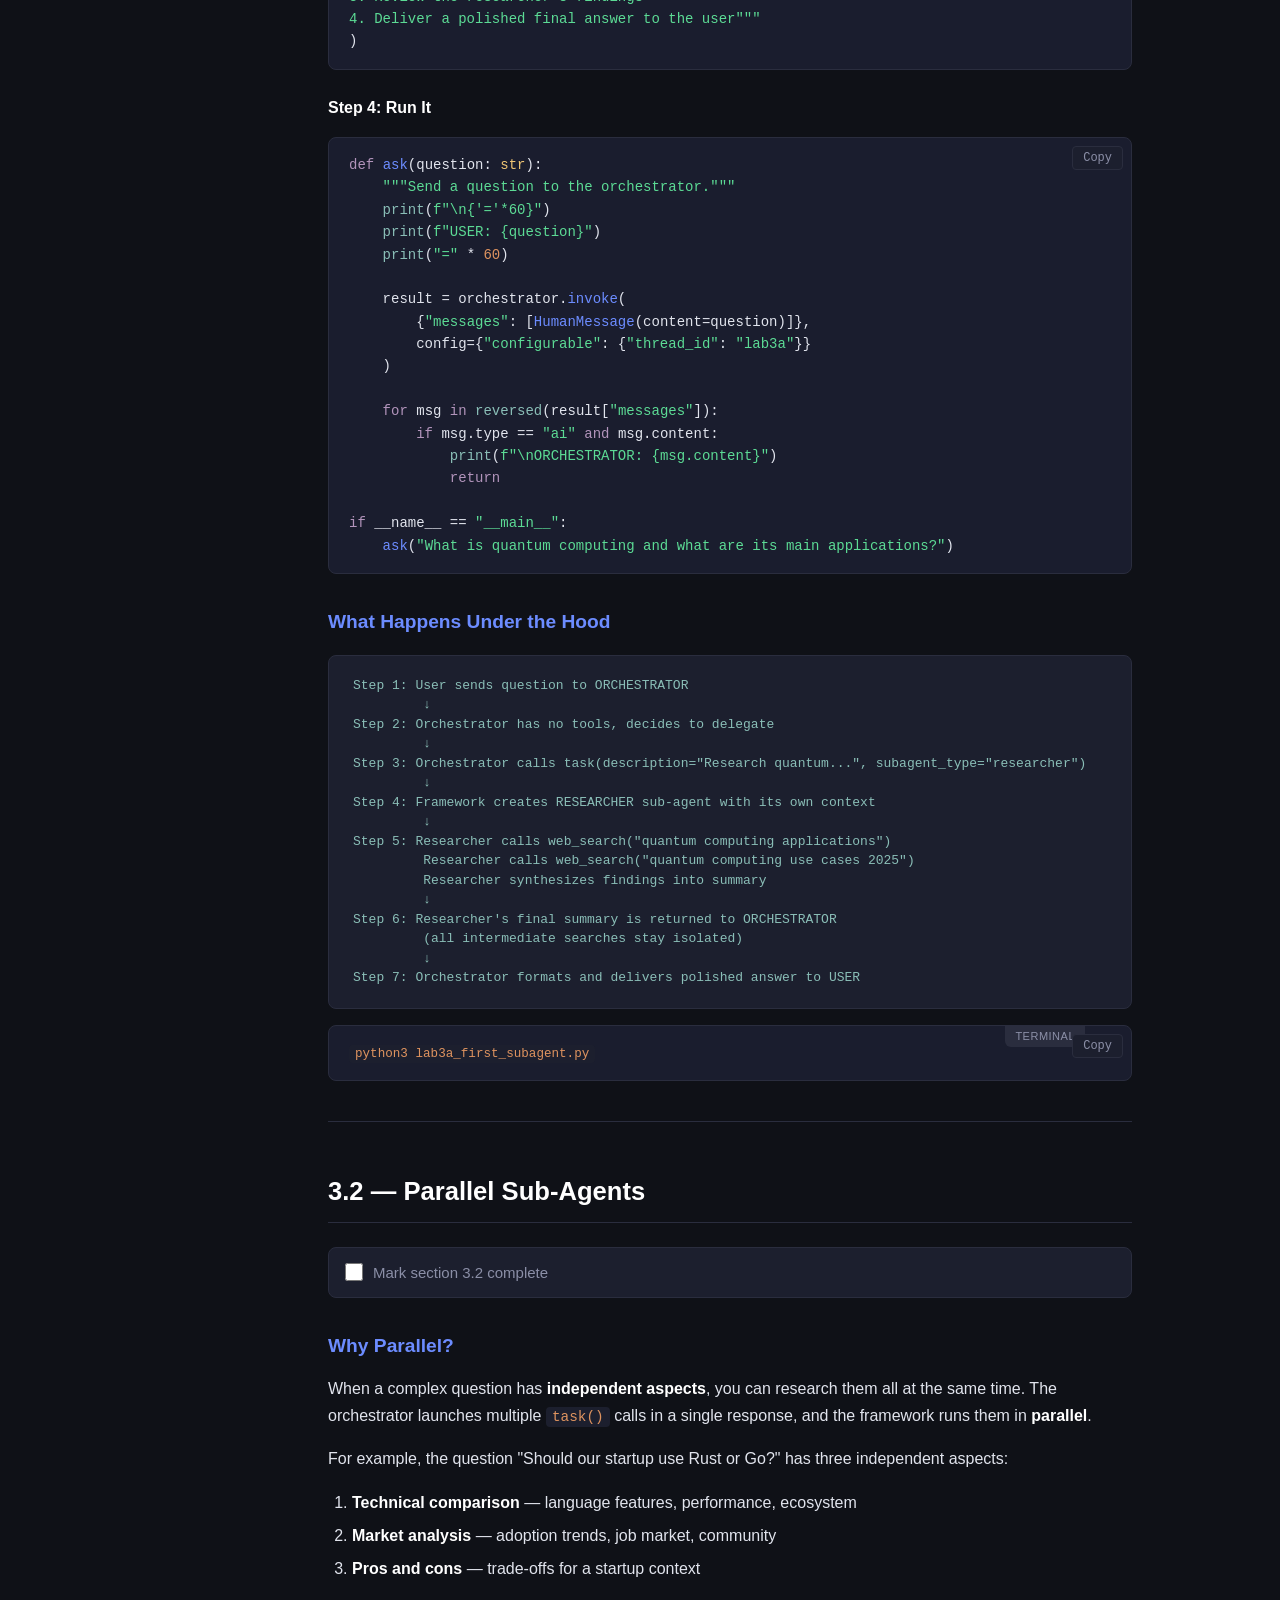
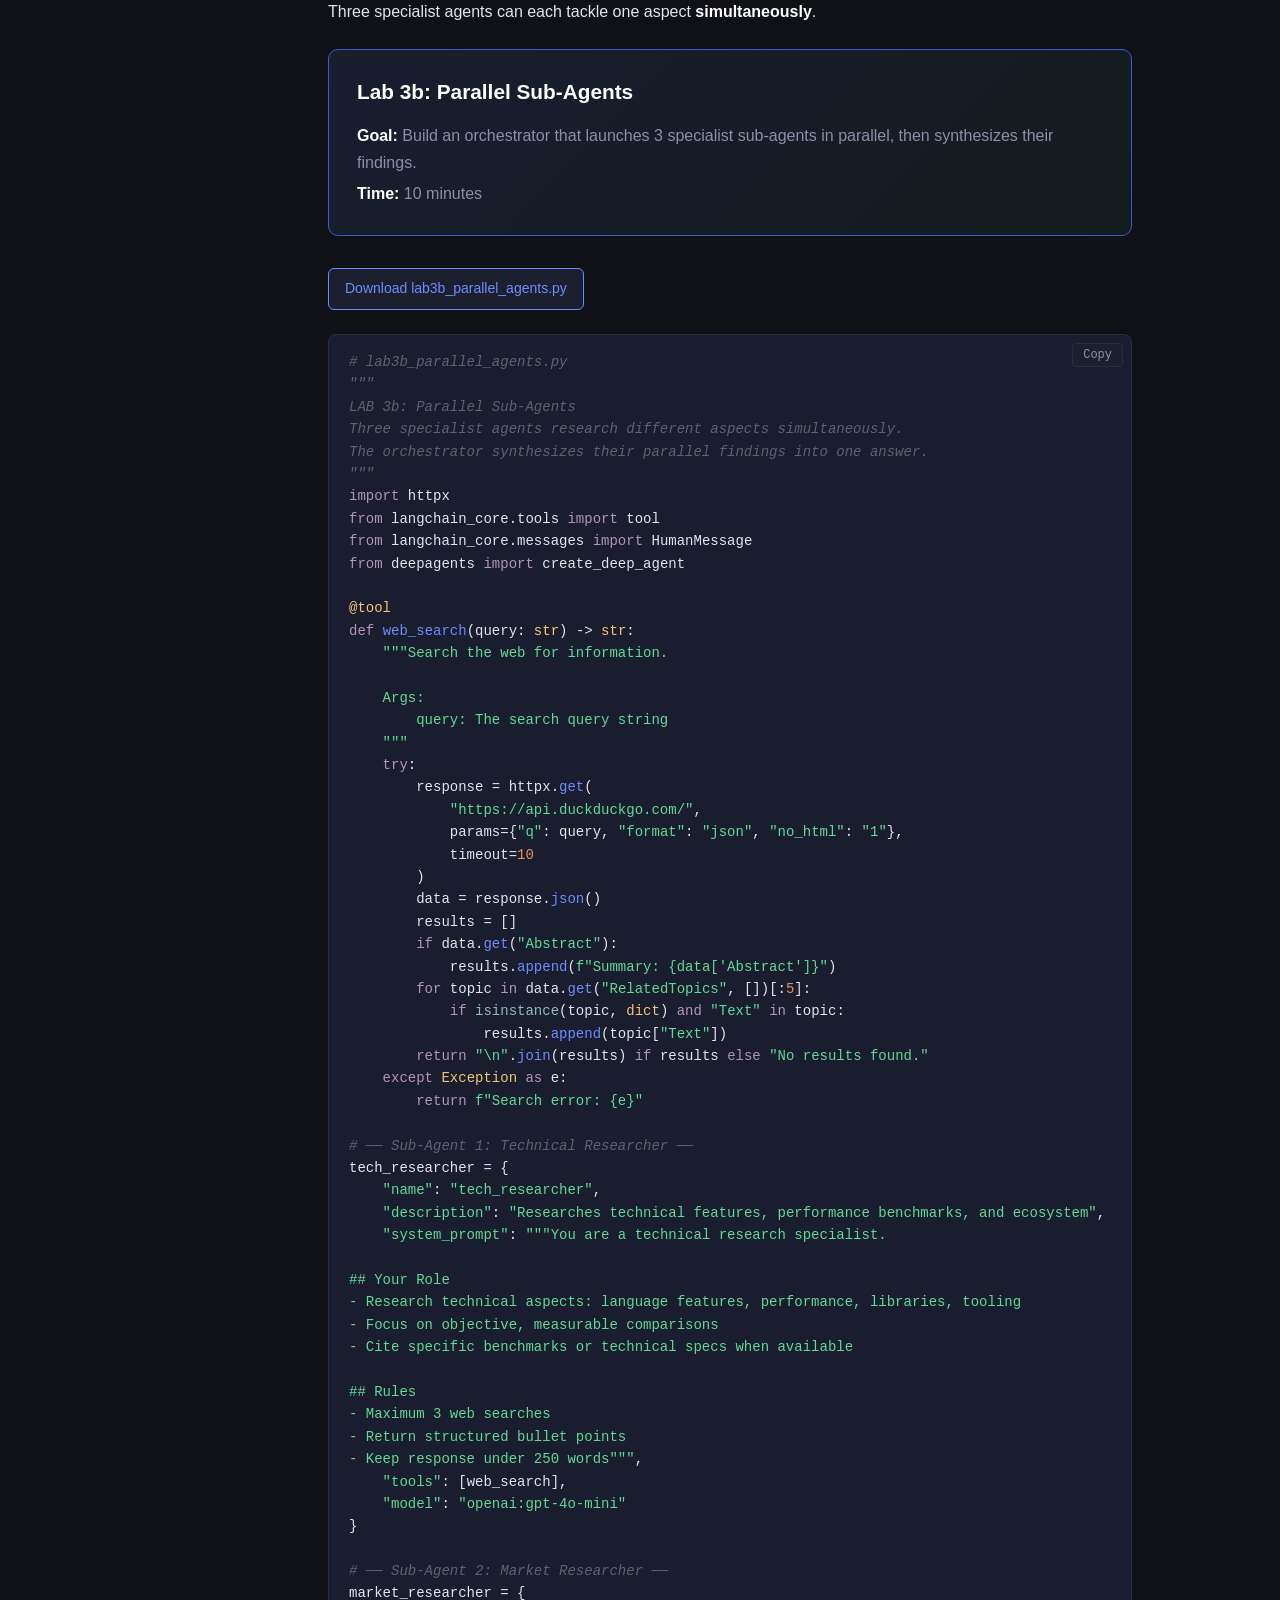
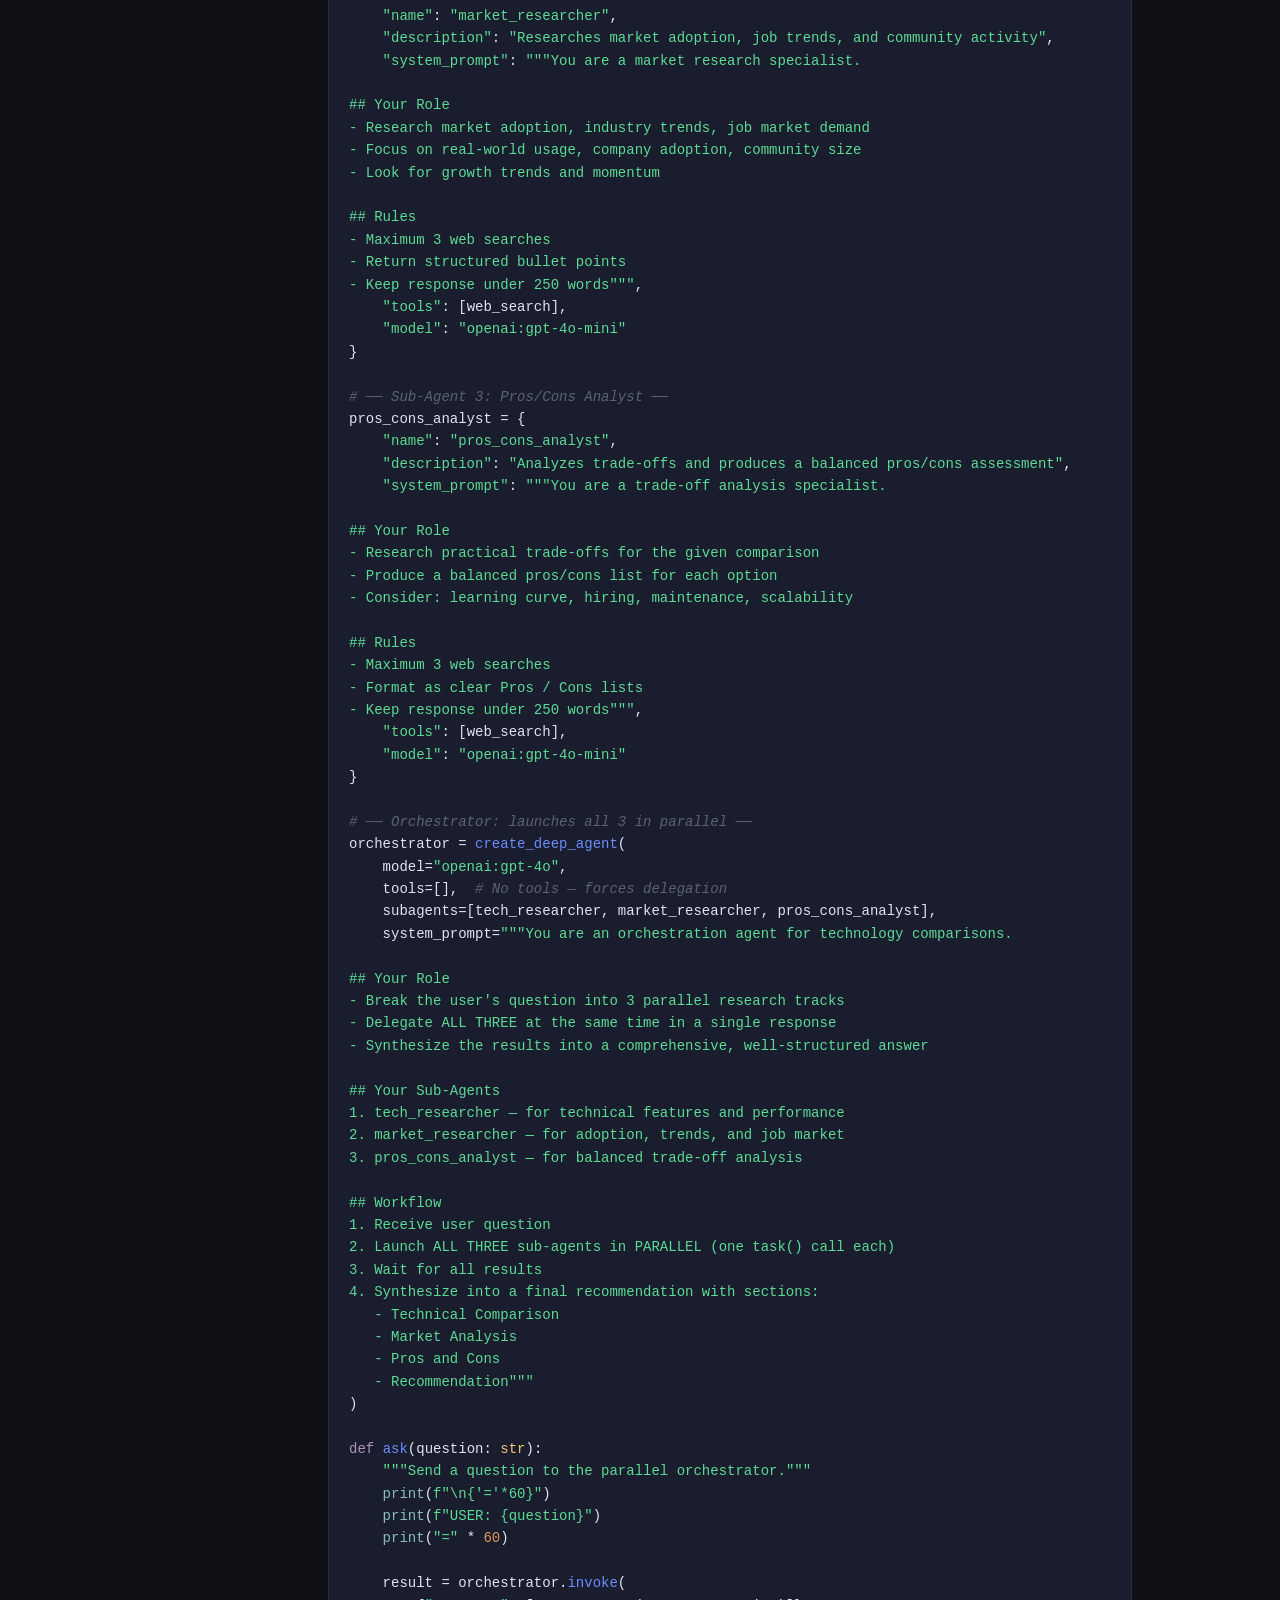
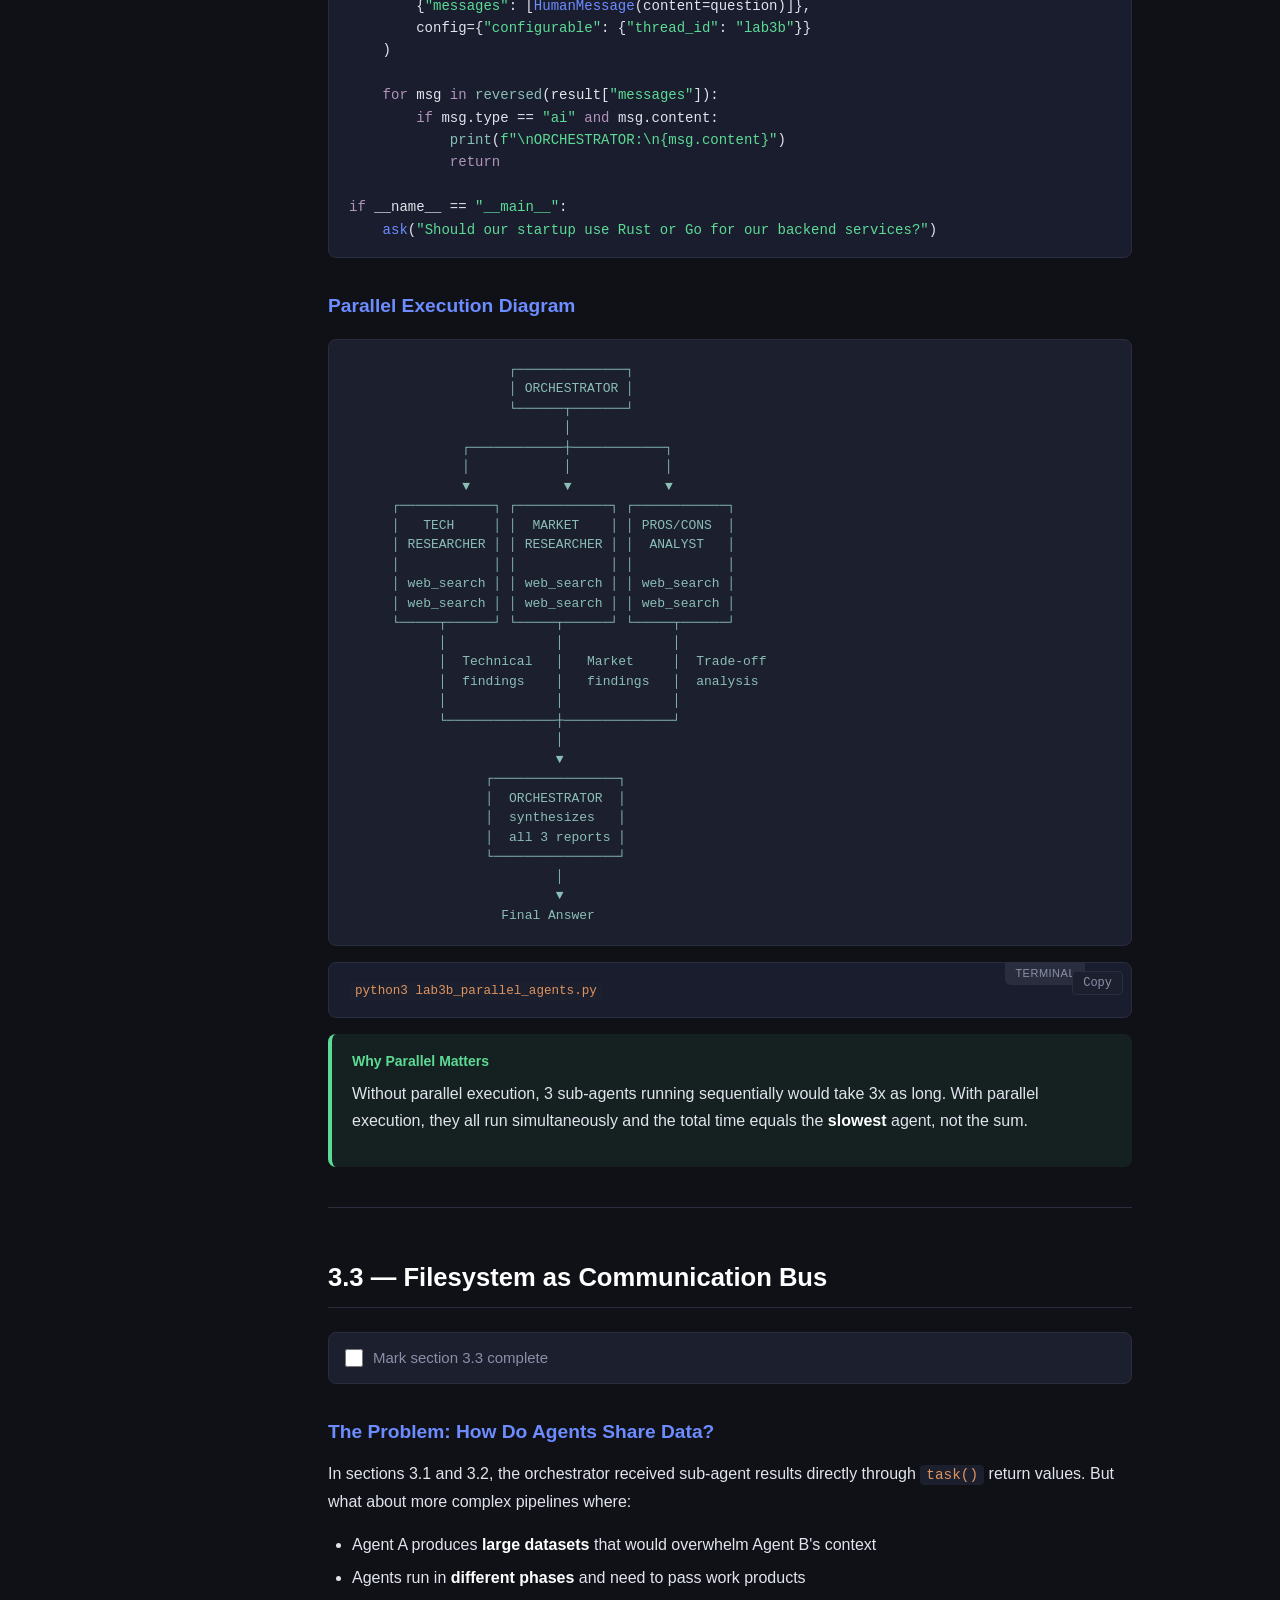
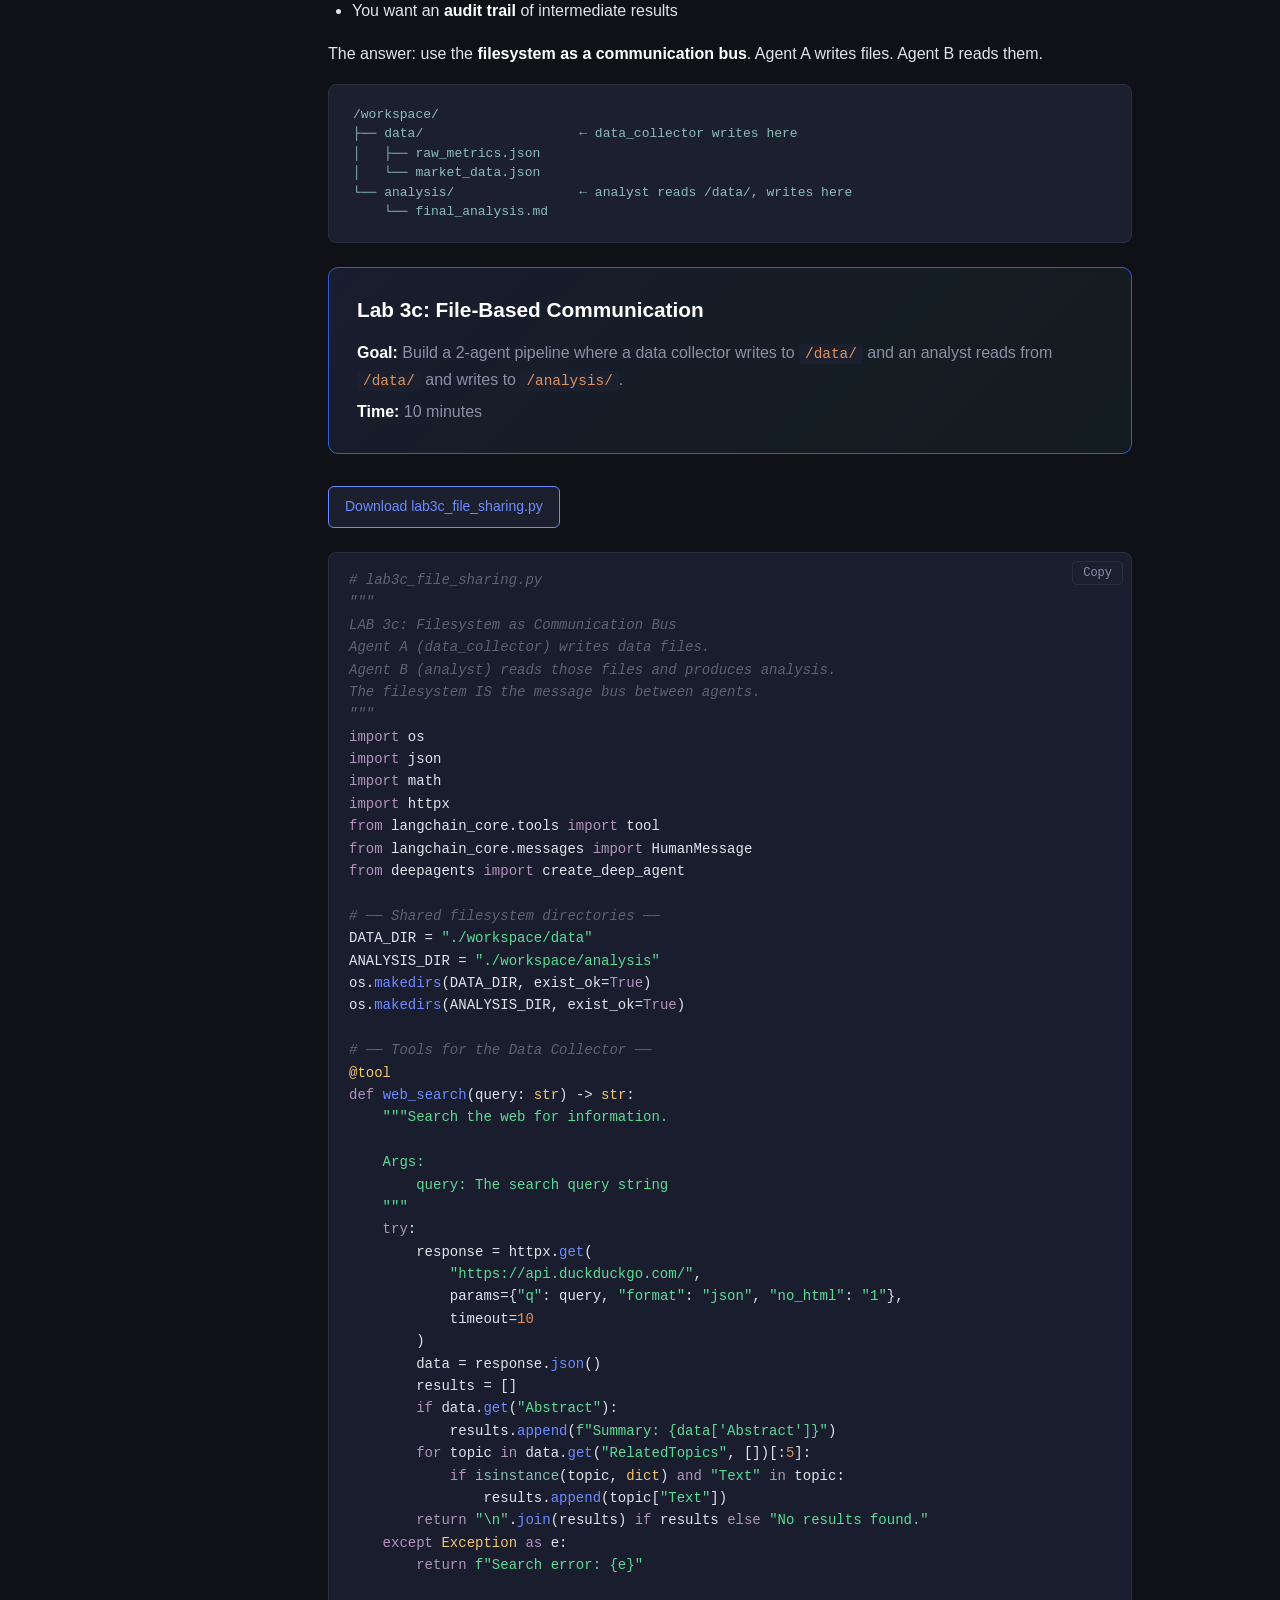
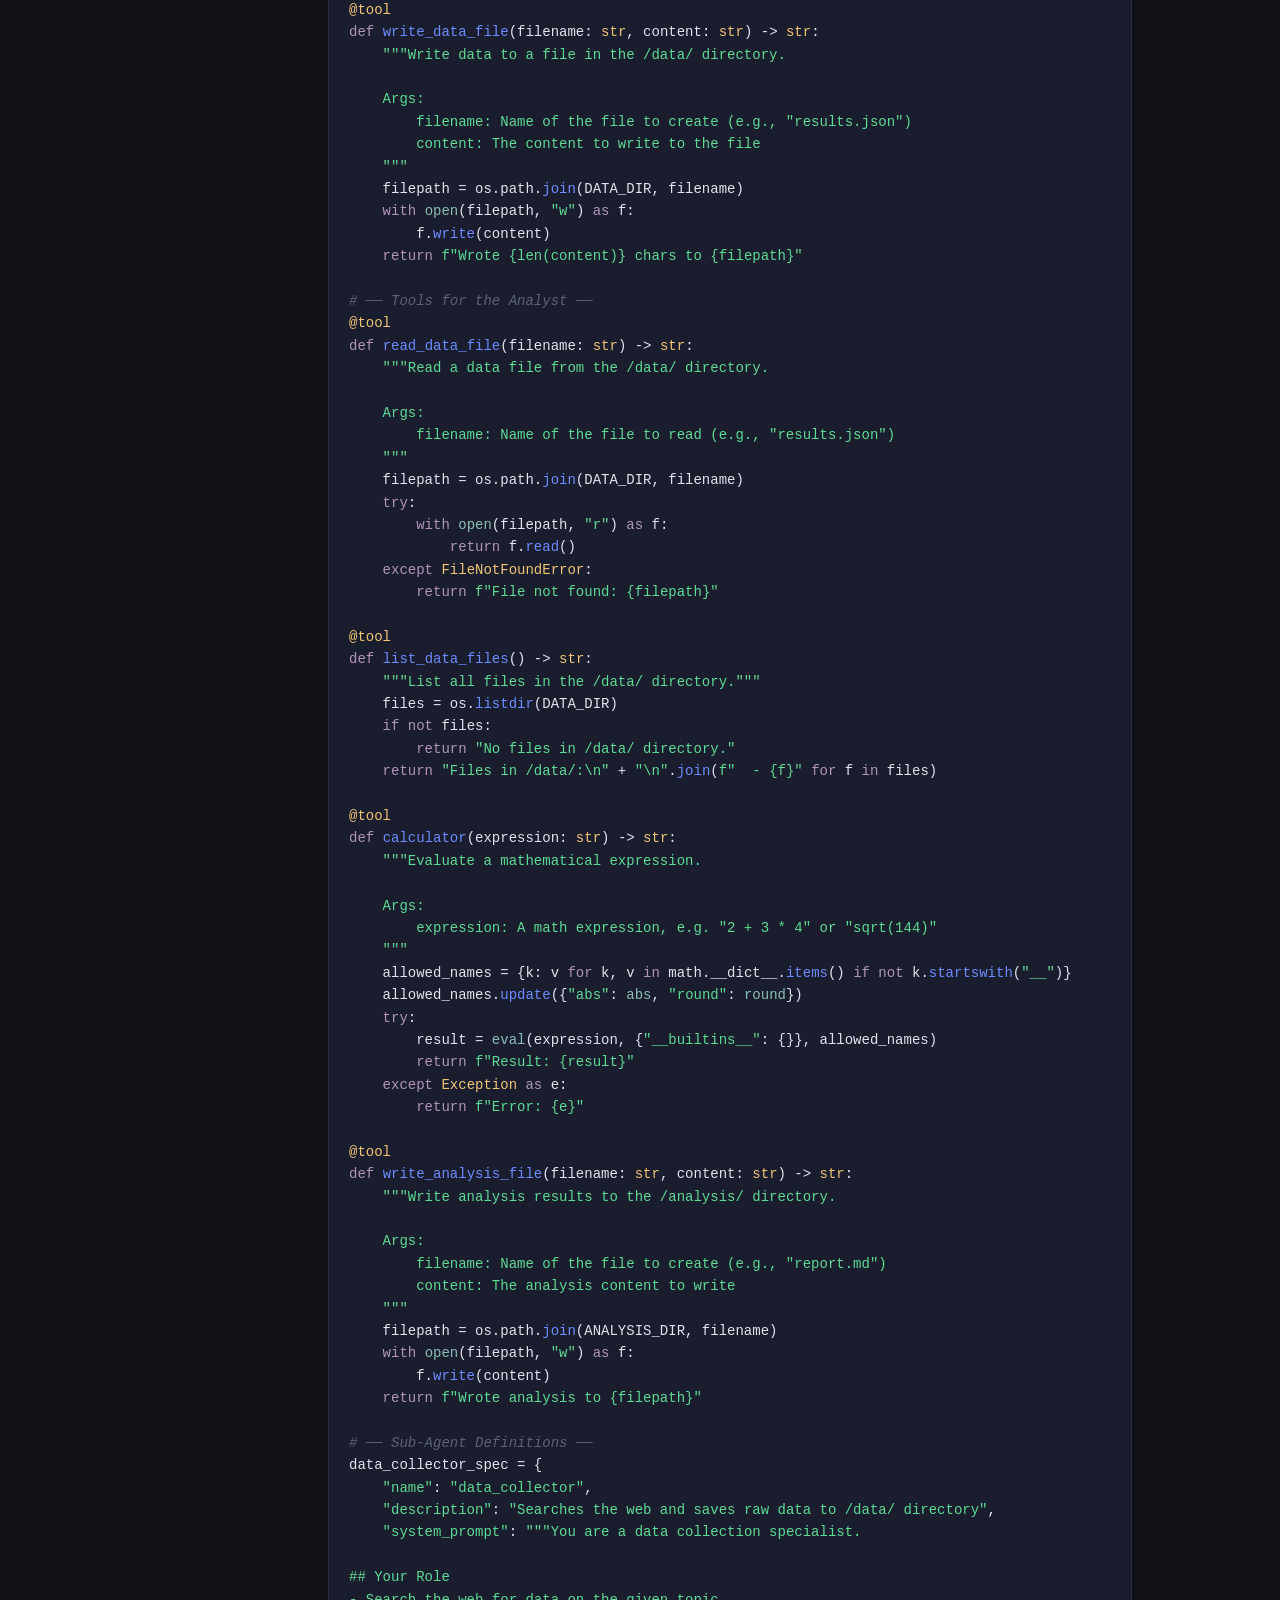
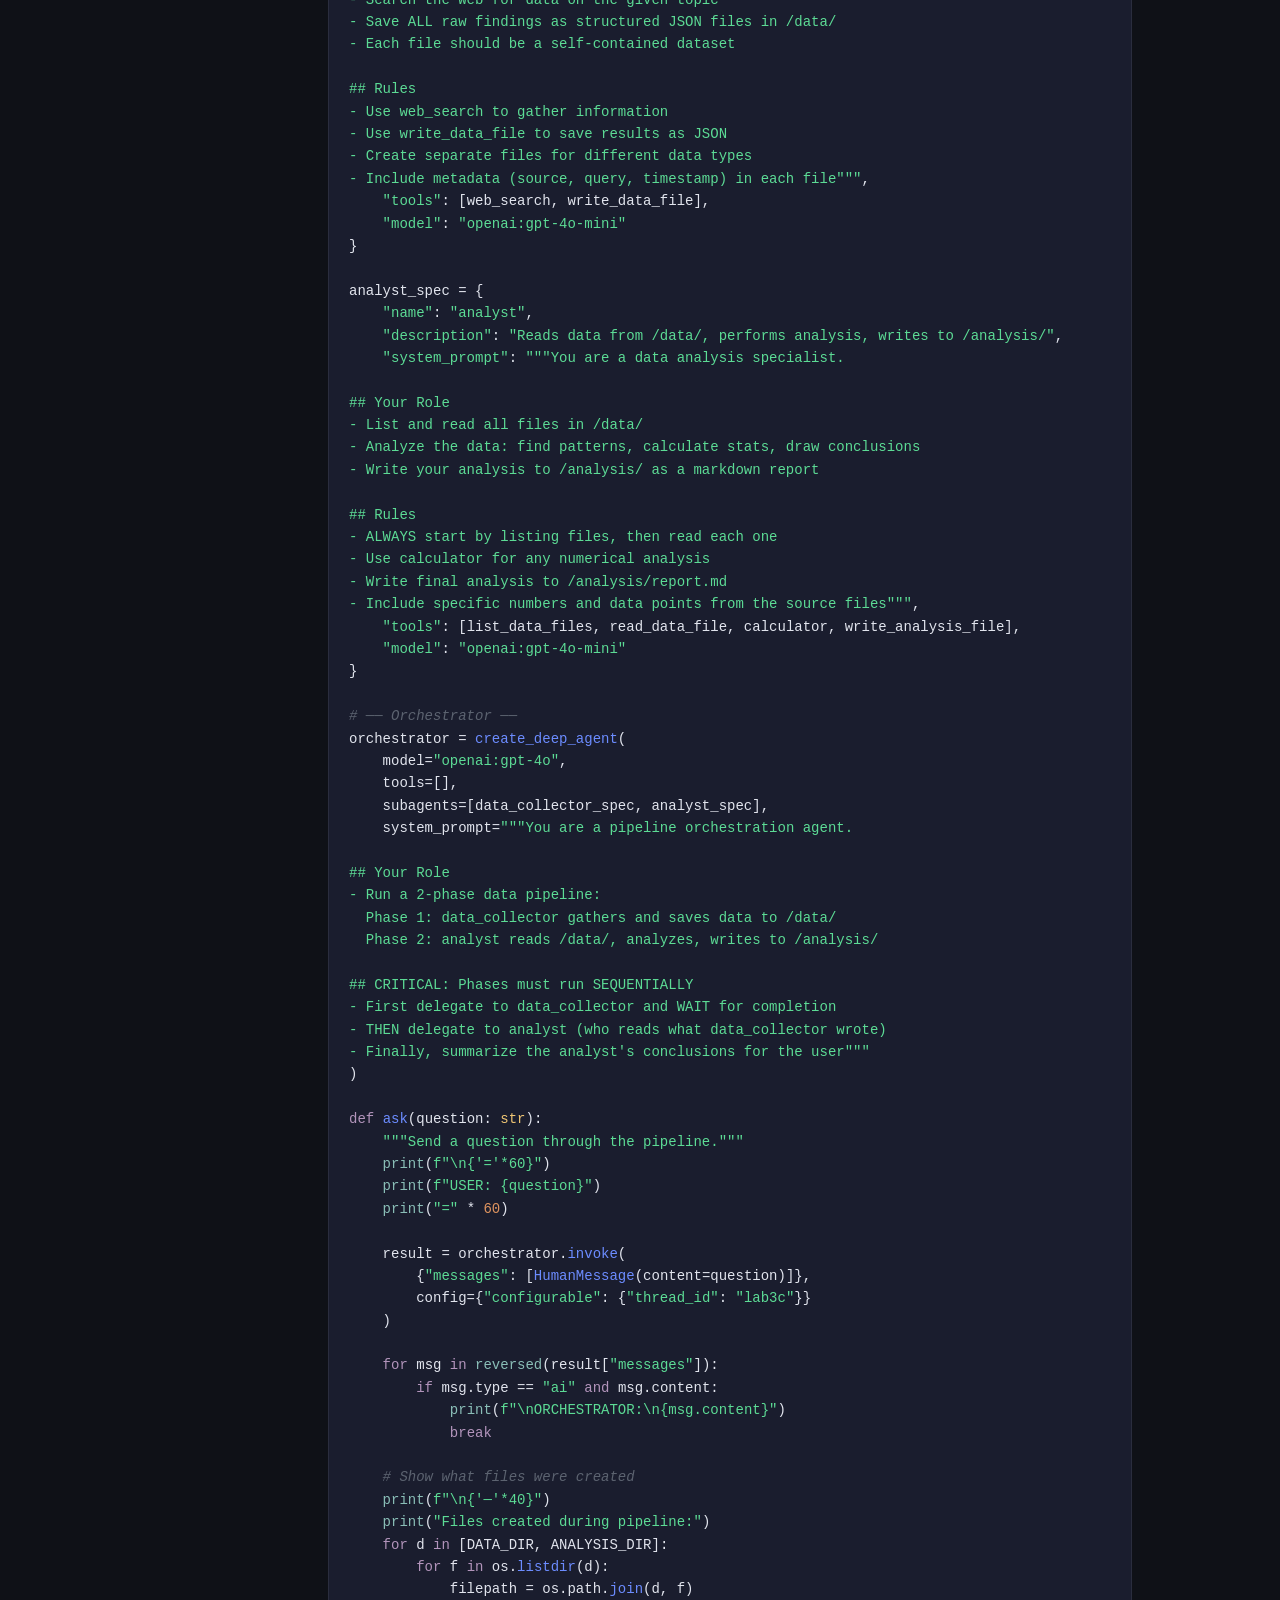
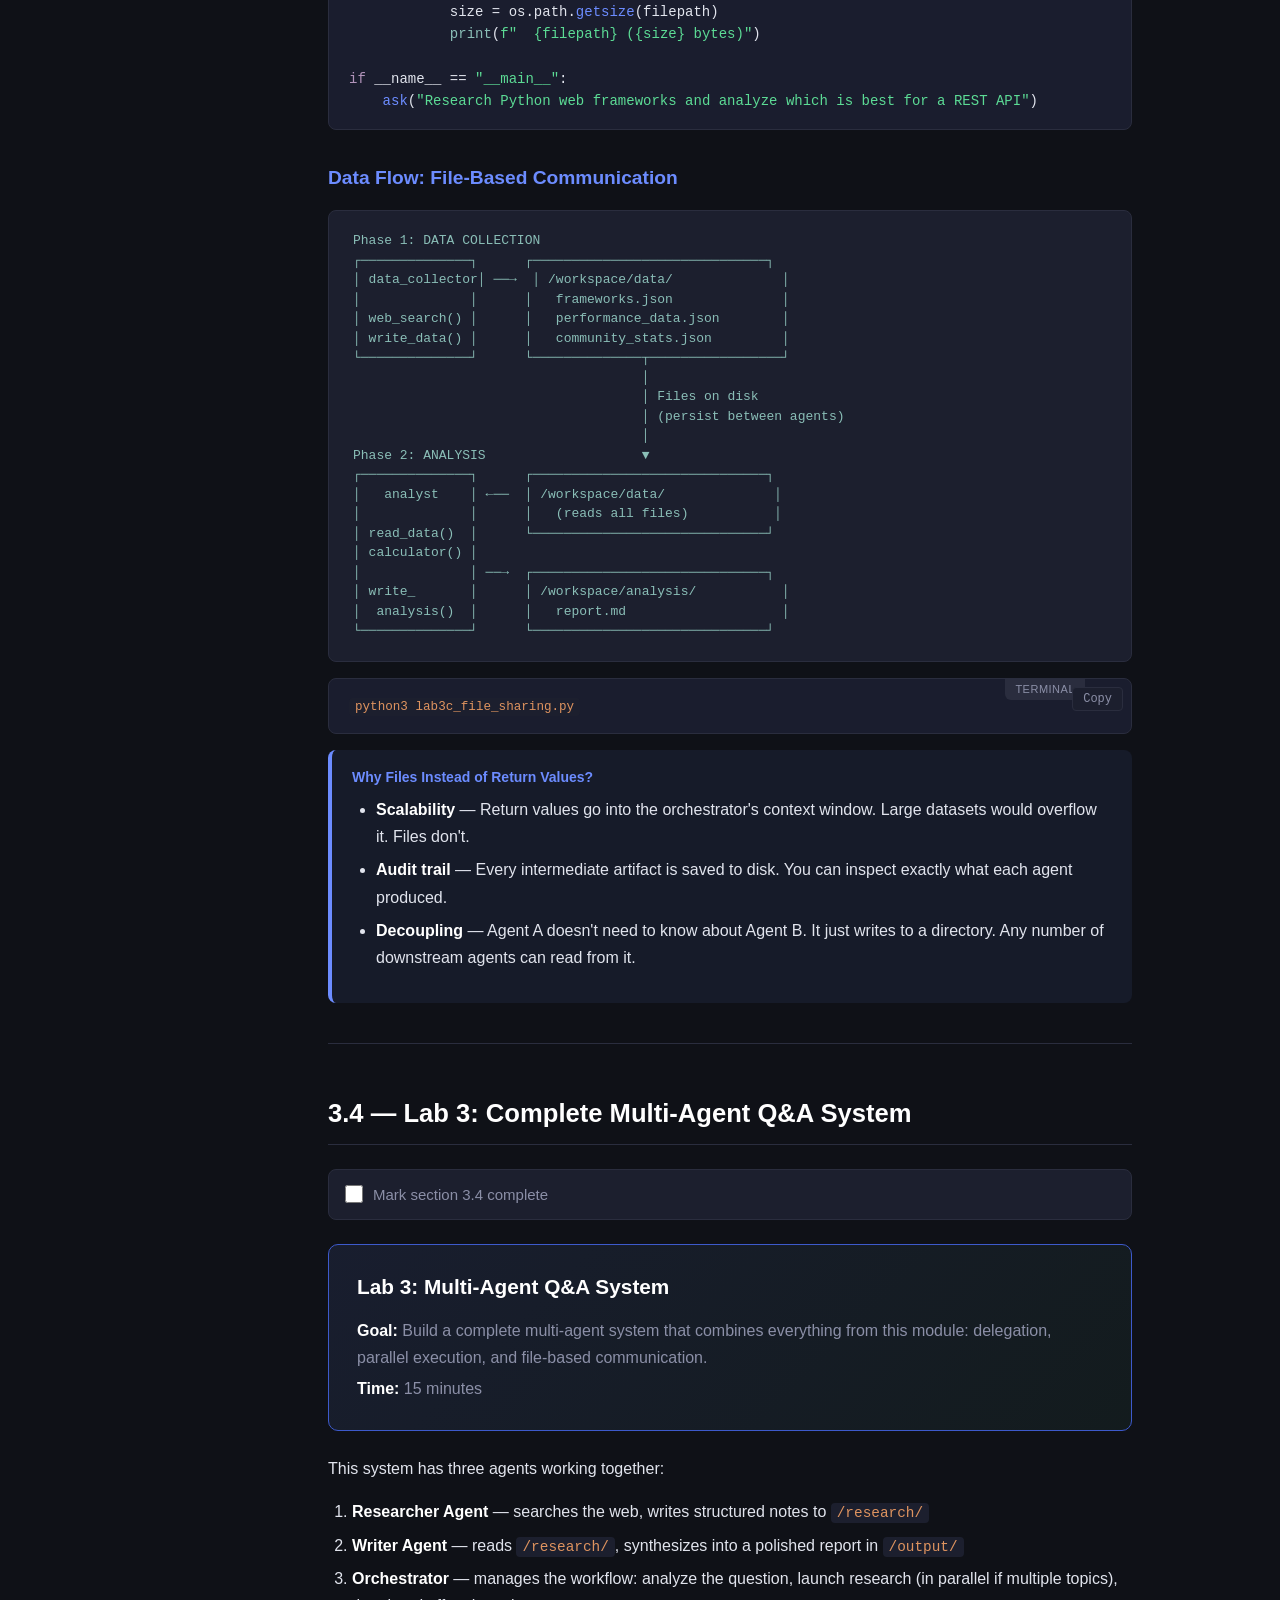
<file: course/website/module3.html>
<!DOCTYPE html>
<html lang="en">
<head>
  <meta charset="UTF-8">
  <meta name="viewport" content="width=device-width, initial-scale=1.0">
  <title>Module 3: Multi-Agent Orchestration — Agentic AI Masterclass</title>
  <link rel="stylesheet" href="styles.css">
</head>
<body>

<!-- Top Bar -->
<div class="topbar">
  <button class="hamburger" aria-label="Toggle sidebar">&#9776;</button>
  <a href="index.html" class="topbar-brand">Agentic AI Masterclass</a>
  <div class="os-toggle">
    <button data-os="mac">Mac / Linux</button>
    <button data-os="windows">Windows</button>
  </div>
</div>

<div class="sidebar-overlay"></div>

<!-- Sidebar -->
<nav class="sidebar">
  <div class="sidebar-section">
    <span class="sidebar-section-title">Module 3</span>
    <a href="#section-3-1">3.1 Your First Sub-Agent</a>
    <a href="#section-3-2">3.2 Parallel Sub-Agents</a>
    <a href="#section-3-3">3.3 Filesystem as Communication Bus</a>
    <a href="#section-3-4">3.4 Lab 3: Multi-Agent Q&amp;A</a>
    <a href="#recap">Key Patterns Learned</a>
  </div>
  <div class="sidebar-section">
    <span class="sidebar-section-title">All Modules</span>
    <a href="index.html">Home</a>
    <a href="module1.html">1 &mdash; Foundations</a>
    <a href="module2.html">2 &mdash; Building Blocks</a>
    <a href="module3.html" class="active">3 &mdash; Multi-Agent</a>
    <a href="module4.html">4 &mdash; Capstones</a>
  </div>
  <div class="sidebar-progress">
    <div class="sidebar-progress-label">Module Progress: <span class="progress-pct">0%</span></div>
    <div class="progress-bar"><div class="progress-bar-fill"></div></div>
  </div>
</nav>

<!-- Main -->
<div class="main">

  <span class="module-badge">Module 3</span>
  <span class="time-badge">45 minutes</span>
  <h1>Multi-Agent Orchestration</h1>
  <p class="subtitle">Building Systems Where Agents Collaborate</p>

  <div class="callout callout-info">
    <div class="callout-title">Note</div>
    This module is 90% code. Every concept is taught through a working example.
  </div>

  <hr>

  <!-- Section 3.1 -->
  <h2 id="section-3-1">3.1 &mdash; Your First Sub-Agent</h2>

  <div class="section-check">
    <input type="checkbox" id="m3-s1">
    <label for="m3-s1">Mark section 3.1 complete</label>
  </div>

  <h3>The <code>task()</code> Tool</h3>
  <p>In a multi-agent system, the <strong>orchestrator</strong> does not do work directly. Instead, it <strong>delegates</strong> by calling a built-in <code>task()</code> tool:</p>

  <pre><code><span class="cm"># The orchestrator calls this internally when it decides to delegate</span>
<span class="fn">task</span>(
    description=<span class="st">"Research the latest trends in quantum computing"</span>,
    subagent_type=<span class="st">"researcher"</span>
)</code></pre>

  <p>The framework handles the rest: it spins up the named sub-agent in an <strong>isolated context window</strong>, passes the description as the task, and returns the sub-agent's final answer to the orchestrator.</p>

  <div class="callout callout-tip">
    <div class="callout-title">Key Insight</div>
    The orchestrator never sees the sub-agent's intermediate tool calls or reasoning. It only receives the final result. This is what keeps the orchestrator's context clean.
  </div>

  <h3>Lab 3a: Orchestrator + Researcher Sub-Agent</h3>

  <div class="lab-header">
    <h3>Lab 3a: Your First Sub-Agent</h3>
    <p><strong>Goal:</strong> Build an orchestrator with NO tools of its own that delegates research to a specialist sub-agent.</p>
    <p><strong>Time:</strong> 10 minutes</p>
  </div>

  <div class="lab-code-section">
    <a href="#" class="download-btn" data-filename="lab3a_first_subagent.py">Download lab3a_first_subagent.py</a>

    <h4>Step 1: Define the Web Search Tool</h4>
    <pre><code><span class="cm"># lab3a_first_subagent.py</span>
<span class="cm">"""
LAB 3a: Your First Sub-Agent
An orchestrator that delegates research to a specialist sub-agent.
The orchestrator has NO tools — it can only delegate.
"""</span>
<span class="kw">import</span> httpx
<span class="kw">from</span> langchain_core.tools <span class="kw">import</span> tool
<span class="kw">from</span> langchain_core.messages <span class="kw">import</span> HumanMessage
<span class="kw">from</span> deepagents <span class="kw">import</span> create_deep_agent

<span class="dc">@tool</span>
<span class="kw">def</span> <span class="fn">web_search</span>(query: <span class="ty">str</span>) -> <span class="ty">str</span>:
    <span class="st">"""Search the web for information.

    Args:
        query: The search query string
    """</span>
    <span class="kw">try</span>:
        response = httpx.<span class="fn">get</span>(
            <span class="st">"https://api.duckduckgo.com/"</span>,
            params={<span class="st">"q"</span>: query, <span class="st">"format"</span>: <span class="st">"json"</span>, <span class="st">"no_html"</span>: <span class="st">"1"</span>},
            timeout=<span class="nu">10</span>
        )
        data = response.<span class="fn">json</span>()
        results = []
        <span class="kw">if</span> data.<span class="fn">get</span>(<span class="st">"Abstract"</span>):
            results.<span class="fn">append</span>(<span class="st">f"Summary: {data['Abstract']}"</span>)
        <span class="kw">for</span> topic <span class="kw">in</span> data.<span class="fn">get</span>(<span class="st">"RelatedTopics"</span>, [])[:<span class="nu">5</span>]:
            <span class="kw">if</span> <span class="bi">isinstance</span>(topic, <span class="ty">dict</span>) <span class="kw">and</span> <span class="st">"Text"</span> <span class="kw">in</span> topic:
                results.<span class="fn">append</span>(topic[<span class="st">"Text"</span>])
        <span class="kw">return</span> <span class="st">"\n"</span>.<span class="fn">join</span>(results) <span class="kw">if</span> results <span class="kw">else</span> <span class="st">"No results found."</span>
    <span class="kw">except</span> <span class="ty">Exception</span> <span class="kw">as</span> e:
        <span class="kw">return</span> <span class="st">f"Search error: {e}"</span></code></pre>

    <h4>Step 2: Define the Sub-Agent</h4>
    <pre><code><span class="cm"># Define the researcher sub-agent specification</span>
researcher_spec = {
    <span class="st">"name"</span>: <span class="st">"researcher"</span>,
    <span class="st">"description"</span>: <span class="st">"A research specialist that searches the web and summarizes findings"</span>,
    <span class="st">"system_prompt"</span>: <span class="st">"""You are a research specialist agent.

## Your Role
- Search the web for information on the given topic
- Synthesize findings into a clear, structured summary
- Always cite what you found from search results

## Rules
- Use web_search for EVERY factual claim
- Maximum 3 searches per task
- Return a concise summary (under 300 words)
- Structure output with bullet points"""</span>,
    <span class="st">"tools"</span>: [web_search],
    <span class="st">"model"</span>: <span class="st">"openai:gpt-4o-mini"</span>
}</code></pre>

    <h4>Step 3: Create the Orchestrator (No Tools!)</h4>
    <pre><code><span class="cm"># The orchestrator has NO tools — it can ONLY delegate</span>
orchestrator = <span class="fn">create_deep_agent</span>(
    model=<span class="st">"openai:gpt-4o"</span>,
    tools=[],  <span class="cm"># No tools! Forces delegation</span>
    subagents=[researcher_spec],
    system_prompt=<span class="st">"""You are an orchestration agent.

## Your Role
- You answer user questions by delegating to your sub-agents
- You have NO tools of your own — you MUST delegate
- You have one sub-agent: "researcher" — use it for any factual question

## Workflow
1. Receive user question
2. Delegate to researcher sub-agent via task()
3. Review the researcher's findings
4. Deliver a polished final answer to the user"""</span>
)</code></pre>

    <h4>Step 4: Run It</h4>
    <pre><code><span class="kw">def</span> <span class="fn">ask</span>(question: <span class="ty">str</span>):
    <span class="st">"""Send a question to the orchestrator."""</span>
    <span class="bi">print</span>(<span class="st">f"\n{'='*60}"</span>)
    <span class="bi">print</span>(<span class="st">f"USER: {question}"</span>)
    <span class="bi">print</span>(<span class="st">"="</span> * <span class="nu">60</span>)

    result = orchestrator.<span class="fn">invoke</span>(
        {<span class="st">"messages"</span>: [<span class="fn">HumanMessage</span>(content=question)]},
        config={<span class="st">"configurable"</span>: {<span class="st">"thread_id"</span>: <span class="st">"lab3a"</span>}}
    )

    <span class="kw">for</span> msg <span class="kw">in</span> <span class="bi">reversed</span>(result[<span class="st">"messages"</span>]):
        <span class="kw">if</span> msg.type == <span class="st">"ai"</span> <span class="kw">and</span> msg.content:
            <span class="bi">print</span>(<span class="st">f"\nORCHESTRATOR: {msg.content}"</span>)
            <span class="kw">return</span>

<span class="kw">if</span> __name__ == <span class="st">"__main__"</span>:
    <span class="fn">ask</span>(<span class="st">"What is quantum computing and what are its main applications?"</span>)</code></pre>
  </div>

  <h3>What Happens Under the Hood</h3>
  <div class="diagram">Step 1: User sends question to ORCHESTRATOR
         ↓
Step 2: Orchestrator has no tools, decides to delegate
         ↓
Step 3: Orchestrator calls task(description="Research quantum...", subagent_type="researcher")
         ↓
Step 4: Framework creates RESEARCHER sub-agent with its own context
         ↓
Step 5: Researcher calls web_search("quantum computing applications")
         Researcher calls web_search("quantum computing use cases 2025")
         Researcher synthesizes findings into summary
         ↓
Step 6: Researcher's final summary is returned to ORCHESTRATOR
         (all intermediate searches stay isolated)
         ↓
Step 7: Orchestrator formats and delivers polished answer to USER</div>

  <div class="os-command" data-mac="python3 lab3a_first_subagent.py" data-windows="python lab3a_first_subagent.py"><code></code></div>

  <hr>

  <!-- Section 3.2 -->
  <h2 id="section-3-2">3.2 &mdash; Parallel Sub-Agents</h2>

  <div class="section-check">
    <input type="checkbox" id="m3-s2">
    <label for="m3-s2">Mark section 3.2 complete</label>
  </div>

  <h3>Why Parallel?</h3>
  <p>When a complex question has <strong>independent aspects</strong>, you can research them all at the same time. The orchestrator launches multiple <code>task()</code> calls in a single response, and the framework runs them in <strong>parallel</strong>.</p>

  <p>For example, the question "Should our startup use Rust or Go?" has three independent aspects:</p>
  <ol>
    <li><strong>Technical comparison</strong> &mdash; language features, performance, ecosystem</li>
    <li><strong>Market analysis</strong> &mdash; adoption trends, job market, community</li>
    <li><strong>Pros and cons</strong> &mdash; trade-offs for a startup context</li>
  </ol>
  <p>Three specialist agents can each tackle one aspect <strong>simultaneously</strong>.</p>

  <div class="lab-header">
    <h3>Lab 3b: Parallel Sub-Agents</h3>
    <p><strong>Goal:</strong> Build an orchestrator that launches 3 specialist sub-agents in parallel, then synthesizes their findings.</p>
    <p><strong>Time:</strong> 10 minutes</p>
  </div>

  <div class="lab-code-section">
    <a href="#" class="download-btn" data-filename="lab3b_parallel_agents.py">Download lab3b_parallel_agents.py</a>

    <pre><code><span class="cm"># lab3b_parallel_agents.py</span>
<span class="cm">"""
LAB 3b: Parallel Sub-Agents
Three specialist agents research different aspects simultaneously.
The orchestrator synthesizes their parallel findings into one answer.
"""</span>
<span class="kw">import</span> httpx
<span class="kw">from</span> langchain_core.tools <span class="kw">import</span> tool
<span class="kw">from</span> langchain_core.messages <span class="kw">import</span> HumanMessage
<span class="kw">from</span> deepagents <span class="kw">import</span> create_deep_agent

<span class="dc">@tool</span>
<span class="kw">def</span> <span class="fn">web_search</span>(query: <span class="ty">str</span>) -> <span class="ty">str</span>:
    <span class="st">"""Search the web for information.

    Args:
        query: The search query string
    """</span>
    <span class="kw">try</span>:
        response = httpx.<span class="fn">get</span>(
            <span class="st">"https://api.duckduckgo.com/"</span>,
            params={<span class="st">"q"</span>: query, <span class="st">"format"</span>: <span class="st">"json"</span>, <span class="st">"no_html"</span>: <span class="st">"1"</span>},
            timeout=<span class="nu">10</span>
        )
        data = response.<span class="fn">json</span>()
        results = []
        <span class="kw">if</span> data.<span class="fn">get</span>(<span class="st">"Abstract"</span>):
            results.<span class="fn">append</span>(<span class="st">f"Summary: {data['Abstract']}"</span>)
        <span class="kw">for</span> topic <span class="kw">in</span> data.<span class="fn">get</span>(<span class="st">"RelatedTopics"</span>, [])[:<span class="nu">5</span>]:
            <span class="kw">if</span> <span class="bi">isinstance</span>(topic, <span class="ty">dict</span>) <span class="kw">and</span> <span class="st">"Text"</span> <span class="kw">in</span> topic:
                results.<span class="fn">append</span>(topic[<span class="st">"Text"</span>])
        <span class="kw">return</span> <span class="st">"\n"</span>.<span class="fn">join</span>(results) <span class="kw">if</span> results <span class="kw">else</span> <span class="st">"No results found."</span>
    <span class="kw">except</span> <span class="ty">Exception</span> <span class="kw">as</span> e:
        <span class="kw">return</span> <span class="st">f"Search error: {e}"</span>

<span class="cm"># ── Sub-Agent 1: Technical Researcher ──</span>
tech_researcher = {
    <span class="st">"name"</span>: <span class="st">"tech_researcher"</span>,
    <span class="st">"description"</span>: <span class="st">"Researches technical features, performance benchmarks, and ecosystem"</span>,
    <span class="st">"system_prompt"</span>: <span class="st">"""You are a technical research specialist.

## Your Role
- Research technical aspects: language features, performance, libraries, tooling
- Focus on objective, measurable comparisons
- Cite specific benchmarks or technical specs when available

## Rules
- Maximum 3 web searches
- Return structured bullet points
- Keep response under 250 words"""</span>,
    <span class="st">"tools"</span>: [web_search],
    <span class="st">"model"</span>: <span class="st">"openai:gpt-4o-mini"</span>
}

<span class="cm"># ── Sub-Agent 2: Market Researcher ──</span>
market_researcher = {
    <span class="st">"name"</span>: <span class="st">"market_researcher"</span>,
    <span class="st">"description"</span>: <span class="st">"Researches market adoption, job trends, and community activity"</span>,
    <span class="st">"system_prompt"</span>: <span class="st">"""You are a market research specialist.

## Your Role
- Research market adoption, industry trends, job market demand
- Focus on real-world usage, company adoption, community size
- Look for growth trends and momentum

## Rules
- Maximum 3 web searches
- Return structured bullet points
- Keep response under 250 words"""</span>,
    <span class="st">"tools"</span>: [web_search],
    <span class="st">"model"</span>: <span class="st">"openai:gpt-4o-mini"</span>
}

<span class="cm"># ── Sub-Agent 3: Pros/Cons Analyst ──</span>
pros_cons_analyst = {
    <span class="st">"name"</span>: <span class="st">"pros_cons_analyst"</span>,
    <span class="st">"description"</span>: <span class="st">"Analyzes trade-offs and produces a balanced pros/cons assessment"</span>,
    <span class="st">"system_prompt"</span>: <span class="st">"""You are a trade-off analysis specialist.

## Your Role
- Research practical trade-offs for the given comparison
- Produce a balanced pros/cons list for each option
- Consider: learning curve, hiring, maintenance, scalability

## Rules
- Maximum 3 web searches
- Format as clear Pros / Cons lists
- Keep response under 250 words"""</span>,
    <span class="st">"tools"</span>: [web_search],
    <span class="st">"model"</span>: <span class="st">"openai:gpt-4o-mini"</span>
}

<span class="cm"># ── Orchestrator: launches all 3 in parallel ──</span>
orchestrator = <span class="fn">create_deep_agent</span>(
    model=<span class="st">"openai:gpt-4o"</span>,
    tools=[],  <span class="cm"># No tools — forces delegation</span>
    subagents=[tech_researcher, market_researcher, pros_cons_analyst],
    system_prompt=<span class="st">"""You are an orchestration agent for technology comparisons.

## Your Role
- Break the user's question into 3 parallel research tracks
- Delegate ALL THREE at the same time in a single response
- Synthesize the results into a comprehensive, well-structured answer

## Your Sub-Agents
1. tech_researcher — for technical features and performance
2. market_researcher — for adoption, trends, and job market
3. pros_cons_analyst — for balanced trade-off analysis

## Workflow
1. Receive user question
2. Launch ALL THREE sub-agents in PARALLEL (one task() call each)
3. Wait for all results
4. Synthesize into a final recommendation with sections:
   - Technical Comparison
   - Market Analysis
   - Pros and Cons
   - Recommendation"""</span>
)

<span class="kw">def</span> <span class="fn">ask</span>(question: <span class="ty">str</span>):
    <span class="st">"""Send a question to the parallel orchestrator."""</span>
    <span class="bi">print</span>(<span class="st">f"\n{'='*60}"</span>)
    <span class="bi">print</span>(<span class="st">f"USER: {question}"</span>)
    <span class="bi">print</span>(<span class="st">"="</span> * <span class="nu">60</span>)

    result = orchestrator.<span class="fn">invoke</span>(
        {<span class="st">"messages"</span>: [<span class="fn">HumanMessage</span>(content=question)]},
        config={<span class="st">"configurable"</span>: {<span class="st">"thread_id"</span>: <span class="st">"lab3b"</span>}}
    )

    <span class="kw">for</span> msg <span class="kw">in</span> <span class="bi">reversed</span>(result[<span class="st">"messages"</span>]):
        <span class="kw">if</span> msg.type == <span class="st">"ai"</span> <span class="kw">and</span> msg.content:
            <span class="bi">print</span>(<span class="st">f"\nORCHESTRATOR:\n{msg.content}"</span>)
            <span class="kw">return</span>

<span class="kw">if</span> __name__ == <span class="st">"__main__"</span>:
    <span class="fn">ask</span>(<span class="st">"Should our startup use Rust or Go for our backend services?"</span>)</code></pre>
  </div>

  <h3>Parallel Execution Diagram</h3>
  <div class="diagram">                    ┌──────────────┐
                    │ ORCHESTRATOR │
                    └──────┬───────┘
                           │
              ┌────────────┼────────────┐
              │            │            │
              ▼            ▼            ▼
     ┌────────────┐ ┌────────────┐ ┌────────────┐
     │   TECH     │ │  MARKET    │ │ PROS/CONS  │
     │ RESEARCHER │ │ RESEARCHER │ │  ANALYST   │
     │            │ │            │ │            │
     │ web_search │ │ web_search │ │ web_search │
     │ web_search │ │ web_search │ │ web_search │
     └─────┬──────┘ └─────┬──────┘ └─────┬──────┘
           │              │              │
           │  Technical   │   Market     │  Trade-off
           │  findings    │   findings   │  analysis
           │              │              │
           └──────────────┼──────────────┘
                          │
                          ▼
                 ┌────────────────┐
                 │  ORCHESTRATOR  │
                 │  synthesizes   │
                 │  all 3 reports │
                 └────────────────┘
                          │
                          ▼
                   Final Answer</div>

  <div class="os-command" data-mac="python3 lab3b_parallel_agents.py" data-windows="python lab3b_parallel_agents.py"><code></code></div>

  <div class="callout callout-tip">
    <div class="callout-title">Why Parallel Matters</div>
    <p>Without parallel execution, 3 sub-agents running sequentially would take 3x as long. With parallel execution, they all run simultaneously and the total time equals the <strong>slowest</strong> agent, not the sum.</p>
  </div>

  <hr>

  <!-- Section 3.3 -->
  <h2 id="section-3-3">3.3 &mdash; Filesystem as Communication Bus</h2>

  <div class="section-check">
    <input type="checkbox" id="m3-s3">
    <label for="m3-s3">Mark section 3.3 complete</label>
  </div>

  <h3>The Problem: How Do Agents Share Data?</h3>
  <p>In sections 3.1 and 3.2, the orchestrator received sub-agent results directly through <code>task()</code> return values. But what about more complex pipelines where:</p>
  <ul>
    <li>Agent A produces <strong>large datasets</strong> that would overwhelm Agent B's context</li>
    <li>Agents run in <strong>different phases</strong> and need to pass work products</li>
    <li>You want an <strong>audit trail</strong> of intermediate results</li>
  </ul>

  <p>The answer: use the <strong>filesystem as a communication bus</strong>. Agent A writes files. Agent B reads them.</p>

  <div class="diagram">/workspace/
├── data/                    ← data_collector writes here
│   ├── raw_metrics.json
│   └── market_data.json
└── analysis/                ← analyst reads /data/, writes here
    └── final_analysis.md</div>

  <div class="lab-header">
    <h3>Lab 3c: File-Based Communication</h3>
    <p><strong>Goal:</strong> Build a 2-agent pipeline where a data collector writes to <code>/data/</code> and an analyst reads from <code>/data/</code> and writes to <code>/analysis/</code>.</p>
    <p><strong>Time:</strong> 10 minutes</p>
  </div>

  <div class="lab-code-section">
    <a href="#" class="download-btn" data-filename="lab3c_file_sharing.py">Download lab3c_file_sharing.py</a>

    <pre><code><span class="cm"># lab3c_file_sharing.py</span>
<span class="cm">"""
LAB 3c: Filesystem as Communication Bus
Agent A (data_collector) writes data files.
Agent B (analyst) reads those files and produces analysis.
The filesystem IS the message bus between agents.
"""</span>
<span class="kw">import</span> os
<span class="kw">import</span> json
<span class="kw">import</span> math
<span class="kw">import</span> httpx
<span class="kw">from</span> langchain_core.tools <span class="kw">import</span> tool
<span class="kw">from</span> langchain_core.messages <span class="kw">import</span> HumanMessage
<span class="kw">from</span> deepagents <span class="kw">import</span> create_deep_agent

<span class="cm"># ── Shared filesystem directories ──</span>
DATA_DIR = <span class="st">"./workspace/data"</span>
ANALYSIS_DIR = <span class="st">"./workspace/analysis"</span>
os.<span class="fn">makedirs</span>(DATA_DIR, exist_ok=<span class="kw">True</span>)
os.<span class="fn">makedirs</span>(ANALYSIS_DIR, exist_ok=<span class="kw">True</span>)

<span class="cm"># ── Tools for the Data Collector ──</span>
<span class="dc">@tool</span>
<span class="kw">def</span> <span class="fn">web_search</span>(query: <span class="ty">str</span>) -> <span class="ty">str</span>:
    <span class="st">"""Search the web for information.

    Args:
        query: The search query string
    """</span>
    <span class="kw">try</span>:
        response = httpx.<span class="fn">get</span>(
            <span class="st">"https://api.duckduckgo.com/"</span>,
            params={<span class="st">"q"</span>: query, <span class="st">"format"</span>: <span class="st">"json"</span>, <span class="st">"no_html"</span>: <span class="st">"1"</span>},
            timeout=<span class="nu">10</span>
        )
        data = response.<span class="fn">json</span>()
        results = []
        <span class="kw">if</span> data.<span class="fn">get</span>(<span class="st">"Abstract"</span>):
            results.<span class="fn">append</span>(<span class="st">f"Summary: {data['Abstract']}"</span>)
        <span class="kw">for</span> topic <span class="kw">in</span> data.<span class="fn">get</span>(<span class="st">"RelatedTopics"</span>, [])[:<span class="nu">5</span>]:
            <span class="kw">if</span> <span class="bi">isinstance</span>(topic, <span class="ty">dict</span>) <span class="kw">and</span> <span class="st">"Text"</span> <span class="kw">in</span> topic:
                results.<span class="fn">append</span>(topic[<span class="st">"Text"</span>])
        <span class="kw">return</span> <span class="st">"\n"</span>.<span class="fn">join</span>(results) <span class="kw">if</span> results <span class="kw">else</span> <span class="st">"No results found."</span>
    <span class="kw">except</span> <span class="ty">Exception</span> <span class="kw">as</span> e:
        <span class="kw">return</span> <span class="st">f"Search error: {e}"</span>

<span class="dc">@tool</span>
<span class="kw">def</span> <span class="fn">write_data_file</span>(filename: <span class="ty">str</span>, content: <span class="ty">str</span>) -> <span class="ty">str</span>:
    <span class="st">"""Write data to a file in the /data/ directory.

    Args:
        filename: Name of the file to create (e.g., "results.json")
        content: The content to write to the file
    """</span>
    filepath = os.path.<span class="fn">join</span>(DATA_DIR, filename)
    <span class="kw">with</span> <span class="bi">open</span>(filepath, <span class="st">"w"</span>) <span class="kw">as</span> f:
        f.<span class="fn">write</span>(content)
    <span class="kw">return</span> <span class="st">f"Wrote {len(content)} chars to {filepath}"</span>

<span class="cm"># ── Tools for the Analyst ──</span>
<span class="dc">@tool</span>
<span class="kw">def</span> <span class="fn">read_data_file</span>(filename: <span class="ty">str</span>) -> <span class="ty">str</span>:
    <span class="st">"""Read a data file from the /data/ directory.

    Args:
        filename: Name of the file to read (e.g., "results.json")
    """</span>
    filepath = os.path.<span class="fn">join</span>(DATA_DIR, filename)
    <span class="kw">try</span>:
        <span class="kw">with</span> <span class="bi">open</span>(filepath, <span class="st">"r"</span>) <span class="kw">as</span> f:
            <span class="kw">return</span> f.<span class="fn">read</span>()
    <span class="kw">except</span> <span class="ty">FileNotFoundError</span>:
        <span class="kw">return</span> <span class="st">f"File not found: {filepath}"</span>

<span class="dc">@tool</span>
<span class="kw">def</span> <span class="fn">list_data_files</span>() -> <span class="ty">str</span>:
    <span class="st">"""List all files in the /data/ directory."""</span>
    files = os.<span class="fn">listdir</span>(DATA_DIR)
    <span class="kw">if not</span> files:
        <span class="kw">return</span> <span class="st">"No files in /data/ directory."</span>
    <span class="kw">return</span> <span class="st">"Files in /data/:\n"</span> + <span class="st">"\n"</span>.<span class="fn">join</span>(<span class="st">f"  - {f}"</span> <span class="kw">for</span> f <span class="kw">in</span> files)

<span class="dc">@tool</span>
<span class="kw">def</span> <span class="fn">calculator</span>(expression: <span class="ty">str</span>) -> <span class="ty">str</span>:
    <span class="st">"""Evaluate a mathematical expression.

    Args:
        expression: A math expression, e.g. "2 + 3 * 4" or "sqrt(144)"
    """</span>
    allowed_names = {k: v <span class="kw">for</span> k, v <span class="kw">in</span> math.__dict__.<span class="fn">items</span>() <span class="kw">if not</span> k.<span class="fn">startswith</span>(<span class="st">"__"</span>)}
    allowed_names.<span class="fn">update</span>({<span class="st">"abs"</span>: <span class="bi">abs</span>, <span class="st">"round"</span>: <span class="bi">round</span>})
    <span class="kw">try</span>:
        result = <span class="bi">eval</span>(expression, {<span class="st">"__builtins__"</span>: {}}, allowed_names)
        <span class="kw">return</span> <span class="st">f"Result: {result}"</span>
    <span class="kw">except</span> <span class="ty">Exception</span> <span class="kw">as</span> e:
        <span class="kw">return</span> <span class="st">f"Error: {e}"</span>

<span class="dc">@tool</span>
<span class="kw">def</span> <span class="fn">write_analysis_file</span>(filename: <span class="ty">str</span>, content: <span class="ty">str</span>) -> <span class="ty">str</span>:
    <span class="st">"""Write analysis results to the /analysis/ directory.

    Args:
        filename: Name of the file to create (e.g., "report.md")
        content: The analysis content to write
    """</span>
    filepath = os.path.<span class="fn">join</span>(ANALYSIS_DIR, filename)
    <span class="kw">with</span> <span class="bi">open</span>(filepath, <span class="st">"w"</span>) <span class="kw">as</span> f:
        f.<span class="fn">write</span>(content)
    <span class="kw">return</span> <span class="st">f"Wrote analysis to {filepath}"</span>

<span class="cm"># ── Sub-Agent Definitions ──</span>
data_collector_spec = {
    <span class="st">"name"</span>: <span class="st">"data_collector"</span>,
    <span class="st">"description"</span>: <span class="st">"Searches the web and saves raw data to /data/ directory"</span>,
    <span class="st">"system_prompt"</span>: <span class="st">"""You are a data collection specialist.

## Your Role
- Search the web for data on the given topic
- Save ALL raw findings as structured JSON files in /data/
- Each file should be a self-contained dataset

## Rules
- Use web_search to gather information
- Use write_data_file to save results as JSON
- Create separate files for different data types
- Include metadata (source, query, timestamp) in each file"""</span>,
    <span class="st">"tools"</span>: [web_search, write_data_file],
    <span class="st">"model"</span>: <span class="st">"openai:gpt-4o-mini"</span>
}

analyst_spec = {
    <span class="st">"name"</span>: <span class="st">"analyst"</span>,
    <span class="st">"description"</span>: <span class="st">"Reads data from /data/, performs analysis, writes to /analysis/"</span>,
    <span class="st">"system_prompt"</span>: <span class="st">"""You are a data analysis specialist.

## Your Role
- List and read all files in /data/
- Analyze the data: find patterns, calculate stats, draw conclusions
- Write your analysis to /analysis/ as a markdown report

## Rules
- ALWAYS start by listing files, then read each one
- Use calculator for any numerical analysis
- Write final analysis to /analysis/report.md
- Include specific numbers and data points from the source files"""</span>,
    <span class="st">"tools"</span>: [list_data_files, read_data_file, calculator, write_analysis_file],
    <span class="st">"model"</span>: <span class="st">"openai:gpt-4o-mini"</span>
}

<span class="cm"># ── Orchestrator ──</span>
orchestrator = <span class="fn">create_deep_agent</span>(
    model=<span class="st">"openai:gpt-4o"</span>,
    tools=[],
    subagents=[data_collector_spec, analyst_spec],
    system_prompt=<span class="st">"""You are a pipeline orchestration agent.

## Your Role
- Run a 2-phase data pipeline:
  Phase 1: data_collector gathers and saves data to /data/
  Phase 2: analyst reads /data/, analyzes, writes to /analysis/

## CRITICAL: Phases must run SEQUENTIALLY
- First delegate to data_collector and WAIT for completion
- THEN delegate to analyst (who reads what data_collector wrote)
- Finally, summarize the analyst's conclusions for the user"""</span>
)

<span class="kw">def</span> <span class="fn">ask</span>(question: <span class="ty">str</span>):
    <span class="st">"""Send a question through the pipeline."""</span>
    <span class="bi">print</span>(<span class="st">f"\n{'='*60}"</span>)
    <span class="bi">print</span>(<span class="st">f"USER: {question}"</span>)
    <span class="bi">print</span>(<span class="st">"="</span> * <span class="nu">60</span>)

    result = orchestrator.<span class="fn">invoke</span>(
        {<span class="st">"messages"</span>: [<span class="fn">HumanMessage</span>(content=question)]},
        config={<span class="st">"configurable"</span>: {<span class="st">"thread_id"</span>: <span class="st">"lab3c"</span>}}
    )

    <span class="kw">for</span> msg <span class="kw">in</span> <span class="bi">reversed</span>(result[<span class="st">"messages"</span>]):
        <span class="kw">if</span> msg.type == <span class="st">"ai"</span> <span class="kw">and</span> msg.content:
            <span class="bi">print</span>(<span class="st">f"\nORCHESTRATOR:\n{msg.content}"</span>)
            <span class="kw">break</span>

    <span class="cm"># Show what files were created</span>
    <span class="bi">print</span>(<span class="st">f"\n{'─'*40}"</span>)
    <span class="bi">print</span>(<span class="st">"Files created during pipeline:"</span>)
    <span class="kw">for</span> d <span class="kw">in</span> [DATA_DIR, ANALYSIS_DIR]:
        <span class="kw">for</span> f <span class="kw">in</span> os.<span class="fn">listdir</span>(d):
            filepath = os.path.<span class="fn">join</span>(d, f)
            size = os.path.<span class="fn">getsize</span>(filepath)
            <span class="bi">print</span>(<span class="st">f"  {filepath} ({size} bytes)"</span>)

<span class="kw">if</span> __name__ == <span class="st">"__main__"</span>:
    <span class="fn">ask</span>(<span class="st">"Research Python web frameworks and analyze which is best for a REST API"</span>)</code></pre>
  </div>

  <h3>Data Flow: File-Based Communication</h3>
  <div class="diagram">Phase 1: DATA COLLECTION
┌──────────────┐      ┌──────────────────────────────┐
│ data_collector│ ──→  │ /workspace/data/              │
│              │      │   frameworks.json              │
│ web_search() │      │   performance_data.json        │
│ write_data() │      │   community_stats.json         │
└──────────────┘      └──────────────┬─────────────────┘
                                     │
                                     │ Files on disk
                                     │ (persist between agents)
                                     │
Phase 2: ANALYSIS                    ▼
┌──────────────┐      ┌──────────────────────────────┐
│   analyst    │ ←──  │ /workspace/data/              │
│              │      │   (reads all files)           │
│ read_data()  │      └──────────────────────────────┘
│ calculator() │
│              │ ──→  ┌──────────────────────────────┐
│ write_       │      │ /workspace/analysis/           │
│  analysis()  │      │   report.md                    │
└──────────────┘      └──────────────────────────────┘</div>

  <div class="os-command" data-mac="python3 lab3c_file_sharing.py" data-windows="python lab3c_file_sharing.py"><code></code></div>

  <div class="callout callout-info">
    <div class="callout-title">Why Files Instead of Return Values?</div>
    <ul>
      <li><strong>Scalability</strong> &mdash; Return values go into the orchestrator's context window. Large datasets would overflow it. Files don't.</li>
      <li><strong>Audit trail</strong> &mdash; Every intermediate artifact is saved to disk. You can inspect exactly what each agent produced.</li>
      <li><strong>Decoupling</strong> &mdash; Agent A doesn't need to know about Agent B. It just writes to a directory. Any number of downstream agents can read from it.</li>
    </ul>
  </div>

  <hr>

  <!-- Section 3.4 -->
  <h2 id="section-3-4">3.4 &mdash; Lab 3: Complete Multi-Agent Q&amp;A System</h2>

  <div class="section-check">
    <input type="checkbox" id="m3-s4">
    <label for="m3-s4">Mark section 3.4 complete</label>
  </div>

  <div class="lab-header">
    <h3>Lab 3: Multi-Agent Q&amp;A System</h3>
    <p><strong>Goal:</strong> Build a complete multi-agent system that combines everything from this module: delegation, parallel execution, and file-based communication.</p>
    <p><strong>Time:</strong> 15 minutes</p>
  </div>

  <p>This system has three agents working together:</p>
  <ol>
    <li><strong>Researcher Agent</strong> &mdash; searches the web, writes structured notes to <code>/research/</code></li>
    <li><strong>Writer Agent</strong> &mdash; reads <code>/research/</code>, synthesizes into a polished report in <code>/output/</code></li>
    <li><strong>Orchestrator</strong> &mdash; manages the workflow: analyze the question, launch research (in parallel if multiple topics), then hand off to the writer</li>
  </ol>

  <div class="lab-code-section">
    <a href="#" class="download-btn" data-filename="lab3_multiagent_qa.py">Download lab3_multiagent_qa.py</a>

    <pre><code><span class="cm"># lab3_multiagent_qa.py</span>
<span class="cm">"""
LAB 3: Complete Multi-Agent Q&amp;A System
Combines: delegation, parallel execution, filesystem communication.

Architecture:
  ORCHESTRATOR (no tools)
    ├── researcher_agent (web_search, write_file) → /research/
    └── writer_agent (read_file, list_files, write_file) → /output/
"""</span>
<span class="kw">import</span> os
<span class="kw">import</span> httpx
<span class="kw">from</span> langchain_core.tools <span class="kw">import</span> tool
<span class="kw">from</span> langchain_core.messages <span class="kw">import</span> HumanMessage
<span class="kw">from</span> deepagents <span class="kw">import</span> create_deep_agent

<span class="cm"># ── Setup directories ──</span>
RESEARCH_DIR = <span class="st">"./workspace/research"</span>
OUTPUT_DIR = <span class="st">"./workspace/output"</span>
os.<span class="fn">makedirs</span>(RESEARCH_DIR, exist_ok=<span class="kw">True</span>)
os.<span class="fn">makedirs</span>(OUTPUT_DIR, exist_ok=<span class="kw">True</span>)

<span class="cm"># ═══════════════════════════════════════════════════════</span>
<span class="cm"># TOOLS</span>
<span class="cm"># ═══════════════════════════════════════════════════════</span>

<span class="dc">@tool</span>
<span class="kw">def</span> <span class="fn">web_search</span>(query: <span class="ty">str</span>) -> <span class="ty">str</span>:
    <span class="st">"""Search the web for information.

    Args:
        query: The search query string
    """</span>
    <span class="kw">try</span>:
        response = httpx.<span class="fn">get</span>(
            <span class="st">"https://api.duckduckgo.com/"</span>,
            params={<span class="st">"q"</span>: query, <span class="st">"format"</span>: <span class="st">"json"</span>, <span class="st">"no_html"</span>: <span class="st">"1"</span>},
            timeout=<span class="nu">10</span>
        )
        data = response.<span class="fn">json</span>()
        results = []
        <span class="kw">if</span> data.<span class="fn">get</span>(<span class="st">"Abstract"</span>):
            results.<span class="fn">append</span>(<span class="st">f"Summary: {data['Abstract']}"</span>)
        <span class="kw">for</span> topic <span class="kw">in</span> data.<span class="fn">get</span>(<span class="st">"RelatedTopics"</span>, [])[:<span class="nu">5</span>]:
            <span class="kw">if</span> <span class="bi">isinstance</span>(topic, <span class="ty">dict</span>) <span class="kw">and</span> <span class="st">"Text"</span> <span class="kw">in</span> topic:
                results.<span class="fn">append</span>(topic[<span class="st">"Text"</span>])
        <span class="kw">return</span> <span class="st">"\n"</span>.<span class="fn">join</span>(results) <span class="kw">if</span> results <span class="kw">else</span> <span class="st">"No results found."</span>
    <span class="kw">except</span> <span class="ty">Exception</span> <span class="kw">as</span> e:
        <span class="kw">return</span> <span class="st">f"Search error: {e}"</span>

<span class="dc">@tool</span>
<span class="kw">def</span> <span class="fn">write_research_file</span>(filename: <span class="ty">str</span>, content: <span class="ty">str</span>) -> <span class="ty">str</span>:
    <span class="st">"""Write research notes to the /research/ directory.

    Args:
        filename: Name of the file (e.g., "topic_notes.md")
        content: The research content to save
    """</span>
    filepath = os.path.<span class="fn">join</span>(RESEARCH_DIR, filename)
    <span class="kw">with</span> <span class="bi">open</span>(filepath, <span class="st">"w"</span>) <span class="kw">as</span> f:
        f.<span class="fn">write</span>(content)
    <span class="kw">return</span> <span class="st">f"Saved research to {filepath} ({len(content)} chars)"</span>

<span class="dc">@tool</span>
<span class="kw">def</span> <span class="fn">list_research_files</span>() -> <span class="ty">str</span>:
    <span class="st">"""List all files in the /research/ directory."""</span>
    files = os.<span class="fn">listdir</span>(RESEARCH_DIR)
    <span class="kw">if not</span> files:
        <span class="kw">return</span> <span class="st">"No research files found."</span>
    <span class="kw">return</span> <span class="st">"Research files:\n"</span> + <span class="st">"\n"</span>.<span class="fn">join</span>(<span class="st">f"  - {f}"</span> <span class="kw">for</span> f <span class="kw">in</span> files)

<span class="dc">@tool</span>
<span class="kw">def</span> <span class="fn">read_research_file</span>(filename: <span class="ty">str</span>) -> <span class="ty">str</span>:
    <span class="st">"""Read a file from the /research/ directory.

    Args:
        filename: Name of the file to read
    """</span>
    filepath = os.path.<span class="fn">join</span>(RESEARCH_DIR, filename)
    <span class="kw">try</span>:
        <span class="kw">with</span> <span class="bi">open</span>(filepath, <span class="st">"r"</span>) <span class="kw">as</span> f:
            <span class="kw">return</span> f.<span class="fn">read</span>()
    <span class="kw">except</span> <span class="ty">FileNotFoundError</span>:
        <span class="kw">return</span> <span class="st">f"File not found: {filename}"</span>

<span class="dc">@tool</span>
<span class="kw">def</span> <span class="fn">write_output_file</span>(filename: <span class="ty">str</span>, content: <span class="ty">str</span>) -> <span class="ty">str</span>:
    <span class="st">"""Write the final report to the /output/ directory.

    Args:
        filename: Name of the output file (e.g., "report.md")
        content: The final report content
    """</span>
    filepath = os.path.<span class="fn">join</span>(OUTPUT_DIR, filename)
    <span class="kw">with</span> <span class="bi">open</span>(filepath, <span class="st">"w"</span>) <span class="kw">as</span> f:
        f.<span class="fn">write</span>(content)
    <span class="kw">return</span> <span class="st">f"Final report saved to {filepath} ({len(content)} chars)"</span>

<span class="cm"># ═══════════════════════════════════════════════════════</span>
<span class="cm"># SUB-AGENT DEFINITIONS</span>
<span class="cm"># ═══════════════════════════════════════════════════════</span>

researcher_agent = {
    <span class="st">"name"</span>: <span class="st">"researcher"</span>,
    <span class="st">"description"</span>: <span class="st">"Searches the web and writes structured research notes to /research/"</span>,
    <span class="st">"system_prompt"</span>: <span class="st">"""You are a research specialist agent.

## Your Role
- Search the web for comprehensive information on the given topic
- Organize findings into structured, well-sourced notes
- Save all research to /research/ as markdown files

## Workflow
1. Search for the main topic (2-3 queries)
2. Organize findings by subtopic
3. Write a structured markdown file to /research/
4. Include: key facts, data points, sources, and quotes

## Rules
- Maximum 4 web searches per task
- Always save research notes — never just return them
- Use descriptive filenames (e.g., "quantum_computing_overview.md")
- Structure notes with headers, bullet points, and data"""</span>,
    <span class="st">"tools"</span>: [web_search, write_research_file],
    <span class="st">"model"</span>: <span class="st">"openai:gpt-4o-mini"</span>
}

writer_agent = {
    <span class="st">"name"</span>: <span class="st">"writer"</span>,
    <span class="st">"description"</span>: <span class="st">"Reads research from /research/ and writes a polished report to /output/"</span>,
    <span class="st">"system_prompt"</span>: <span class="st">"""You are a professional writer agent.

## Your Role
- Read all research files from /research/
- Synthesize them into a polished, well-structured report
- Save the final report to /output/

## Workflow
1. List all files in /research/
2. Read each research file
3. Identify key themes, patterns, and insights
4. Write a comprehensive report with:
   - Executive summary (2-3 sentences)
   - Main findings (organized by theme)
   - Key data points and statistics
   - Conclusion and recommendations
5. Save to /output/report.md

## Rules
- Read ALL research files before writing
- Never invent facts — only use what's in the research files
- Write in a clear, professional tone
- Target 400-600 words for the report"""</span>,
    <span class="st">"tools"</span>: [list_research_files, read_research_file, write_output_file],
    <span class="st">"model"</span>: <span class="st">"openai:gpt-4o-mini"</span>
}

<span class="cm"># ═══════════════════════════════════════════════════════</span>
<span class="cm"># ORCHESTRATOR</span>
<span class="cm"># ═══════════════════════════════════════════════════════</span>

orchestrator = <span class="fn">create_deep_agent</span>(
    model=<span class="st">"openai:gpt-4o"</span>,
    tools=[],  <span class="cm"># No tools — pure delegation</span>
    subagents=[researcher_agent, writer_agent],
    system_prompt=<span class="st">"""You are the orchestrator of a multi-agent Q&amp;A system.

## Your Sub-Agents
1. researcher — searches web, saves notes to /research/
2. writer — reads /research/, writes polished report to /output/

## Workflow for EVERY question:
1. ANALYZE the question — identify what needs to be researched
2. RESEARCH — delegate to researcher agent(s)
   - For simple topics: one researcher task
   - For complex topics with multiple aspects: launch PARALLEL researcher tasks
     (e.g., "Compare X and Y" → one task for X, one task for Y)
3. WRITE — delegate to writer agent to synthesize research into a report
4. DELIVER — summarize the final report for the user

## Rules
- ALWAYS follow the full workflow: analyze → research → write → deliver
- Research phase MUST complete before writing phase begins
- For multi-aspect questions, launch parallel researcher tasks
- Your final message should be a concise summary with key takeaways"""</span>
)

<span class="cm"># ═══════════════════════════════════════════════════════</span>
<span class="cm"># RUN IT</span>
<span class="cm"># ═══════════════════════════════════════════════════════</span>

<span class="kw">def</span> <span class="fn">ask</span>(question: <span class="ty">str</span>, thread_id: <span class="ty">str</span> = <span class="st">"lab3"</span>):
    <span class="st">"""Send a question through the full multi-agent pipeline."""</span>
    <span class="bi">print</span>(<span class="st">f"\n{'='*60}"</span>)
    <span class="bi">print</span>(<span class="st">f"QUESTION: {question}"</span>)
    <span class="bi">print</span>(<span class="st">"="</span> * <span class="nu">60</span>)

    result = orchestrator.<span class="fn">invoke</span>(
        {<span class="st">"messages"</span>: [<span class="fn">HumanMessage</span>(content=question)]},
        config={<span class="st">"configurable"</span>: {<span class="st">"thread_id"</span>: thread_id}}
    )

    <span class="cm"># Print the orchestrator's final answer</span>
    <span class="kw">for</span> msg <span class="kw">in</span> <span class="bi">reversed</span>(result[<span class="st">"messages"</span>]):
        <span class="kw">if</span> msg.type == <span class="st">"ai"</span> <span class="kw">and</span> msg.content:
            <span class="bi">print</span>(<span class="st">f"\nFINAL ANSWER:\n{msg.content}"</span>)
            <span class="kw">break</span>

    <span class="cm"># Show pipeline artifacts</span>
    <span class="bi">print</span>(<span class="st">f"\n{'─'*40}"</span>)
    <span class="bi">print</span>(<span class="st">"Pipeline artifacts:"</span>)
    <span class="kw">for</span> d, label <span class="kw">in</span> [(RESEARCH_DIR, <span class="st">"research"</span>), (OUTPUT_DIR, <span class="st">"output"</span>)]:
        <span class="kw">for</span> f <span class="kw">in</span> os.<span class="fn">listdir</span>(d):
            fp = os.path.<span class="fn">join</span>(d, f)
            <span class="bi">print</span>(<span class="st">f"  [{label}] {fp} ({os.path.getsize(fp)} bytes)"</span>)

<span class="kw">if</span> __name__ == <span class="st">"__main__"</span>:
    <span class="cm"># Test 1: Simple question (single researcher)</span>
    <span class="fn">ask</span>(
        <span class="st">"What is WebAssembly and why is it important for web development?"</span>,
        thread_id=<span class="st">"simple-q"</span>
    )

    <span class="cm"># Test 2: Complex question (parallel researchers)</span>
    <span class="fn">ask</span>(
        <span class="st">"Compare React, Vue, and Svelte for building modern web applications. "</span>
        <span class="st">"Consider performance, ecosystem, and learning curve."</span>,
        thread_id=<span class="st">"complex-q"</span>
    )</code></pre>
  </div>

  <h3>Expected Execution Flow</h3>

  <h4>Simple Query: Single Researcher Path</h4>
  <div class="diagram">User: "What is WebAssembly?"
         │
    ORCHESTRATOR
         │ analyze: single topic → one researcher task
         │
         ▼
    RESEARCHER
         │ web_search("WebAssembly overview")
         │ web_search("WebAssembly use cases web development")
         │ write_research_file("webassembly_overview.md", ...)
         │
         ▼
    ORCHESTRATOR
         │ research complete → delegate to writer
         │
         ▼
    WRITER
         │ list_research_files()
         │ read_research_file("webassembly_overview.md")
         │ write_output_file("report.md", ...)
         │
         ▼
    ORCHESTRATOR
         │ summarize report for user
         ▼
    Final Answer</div>

  <h4>Complex Query: Parallel Researcher Path</h4>
  <div class="diagram">User: "Compare React, Vue, and Svelte"
         │
    ORCHESTRATOR
         │ analyze: 3 aspects → 3 parallel researcher tasks
         │
         ├──────────────┬──────────────┐
         ▼              ▼              ▼
    RESEARCHER      RESEARCHER     RESEARCHER
    "React"         "Vue"          "Svelte"
         │              │              │
         │ web_search   │ web_search   │ web_search
         │ write_file   │ write_file   │ write_file
         │              │              │
         ▼              ▼              ▼
    react_notes.md  vue_notes.md   svelte_notes.md
         │              │              │
         └──────────────┼──────────────┘
                        │
                   ORCHESTRATOR
                        │ all research complete → delegate to writer
                        ▼
                      WRITER
                        │ list_research_files() → 3 files
                        │ read each file
                        │ write_output_file("report.md", ...)
                        ▼
                   ORCHESTRATOR
                        │ summarize report
                        ▼
                   Final Answer</div>

  <div class="os-command" data-mac="python3 lab3_multiagent_qa.py" data-windows="python lab3_multiagent_qa.py"><code></code></div>

  <div class="callout callout-tip">
    <div class="callout-title">Inspect the Artifacts</div>
    After running the lab, check the generated files to see exactly what each agent produced:
    <pre><code><span class="cm"># See what the researcher wrote</span>
cat ./workspace/research/*.md

<span class="cm"># See the final report</span>
cat ./workspace/output/report.md</code></pre>
  </div>

  <hr>

  <!-- Recap -->
  <h2 id="recap">Key Patterns Learned</h2>

  <div class="section-check">
    <input type="checkbox" id="m3-recap">
    <label for="m3-recap">Module 3 complete</label>
  </div>

  <table>
    <thead><tr><th>Pattern</th><th>How It Works</th><th>Use When</th></tr></thead>
    <tbody>
      <tr>
        <td><strong>Single delegation</strong></td>
        <td><code>task(desc, subagent_type="x")</code></td>
        <td>Simple subtask that one specialist can handle</td>
      </tr>
      <tr>
        <td><strong>Parallel delegation</strong></td>
        <td>Multiple <code>task()</code> calls in one response</td>
        <td>Independent aspects that can be researched simultaneously</td>
      </tr>
      <tr>
        <td><strong>File-based communication</strong></td>
        <td>Agent A writes &rarr; Agent B reads</td>
        <td>Data pipelines, large datasets, audit trails</td>
      </tr>
      <tr>
        <td><strong>Specialist agents</strong></td>
        <td>Different tools per sub-agent</td>
        <td>Separation of concerns, focused expertise</td>
      </tr>
      <tr>
        <td><strong>Orchestrator has no tools</strong></td>
        <td>Forces delegation to sub-agents</td>
        <td>Clean architecture, prevents orchestrator from doing work directly</td>
      </tr>
    </tbody>
  </table>

  <div class="callout callout-info">
    <div class="callout-title">Architecture Rule of Thumb</div>
    <ul>
      <li><strong>Orchestrator</strong> = no tools, only delegates. Keeps context clean.</li>
      <li><strong>Sub-agents</strong> = specialized tools, focused system prompts. Each does one thing well.</li>
      <li><strong>Filesystem</strong> = the communication bus. Write to share, read to consume.</li>
    </ul>
  </div>

  <!-- Page Nav -->
  <div class="page-nav">
    <a href="module2.html">
      <span class="page-nav-label">Previous</span>
      <span class="page-nav-title">&larr; Module 2: Building Blocks</span>
    </a>
    <a href="module4.html" class="next">
      <span class="page-nav-label">Next</span>
      <span class="page-nav-title">Module 4: Capstones &rarr;</span>
    </a>
  </div>

</div>

<script src="script.js"></script>
</body>
</html>
</file>
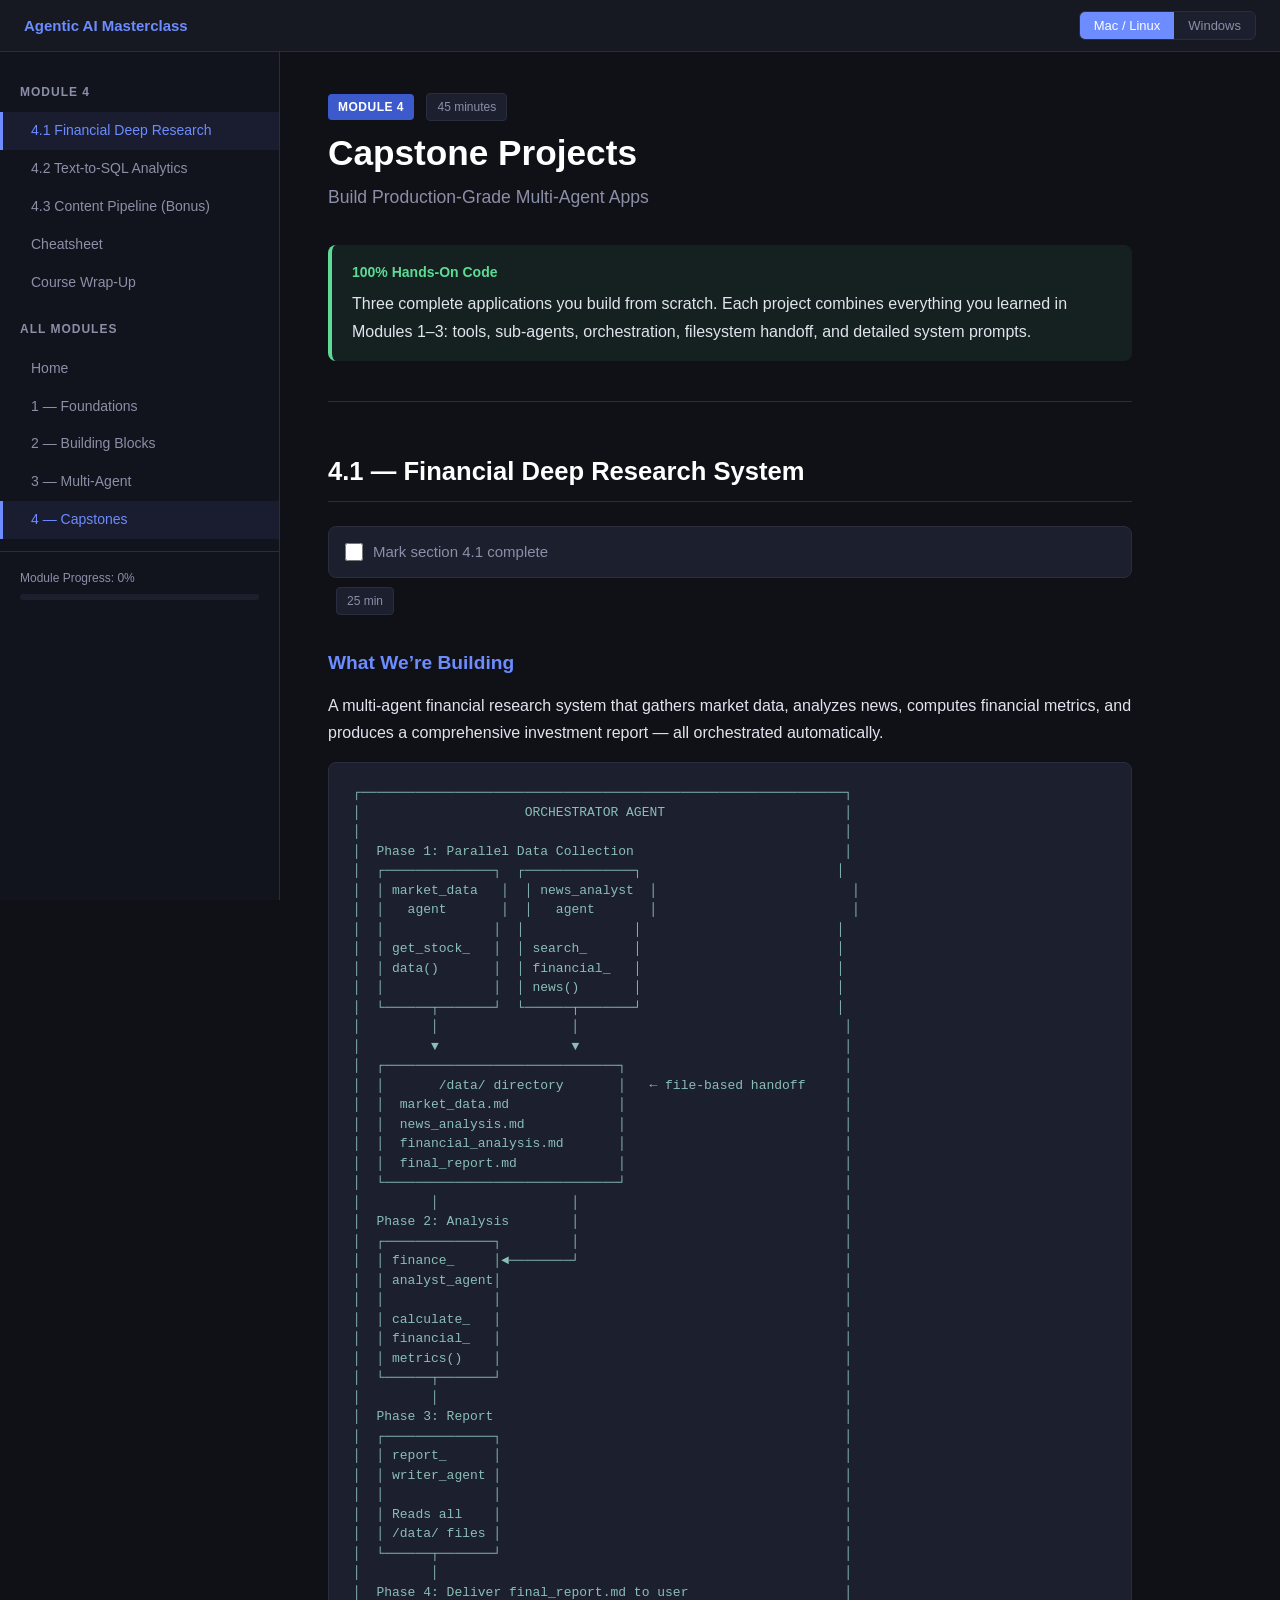
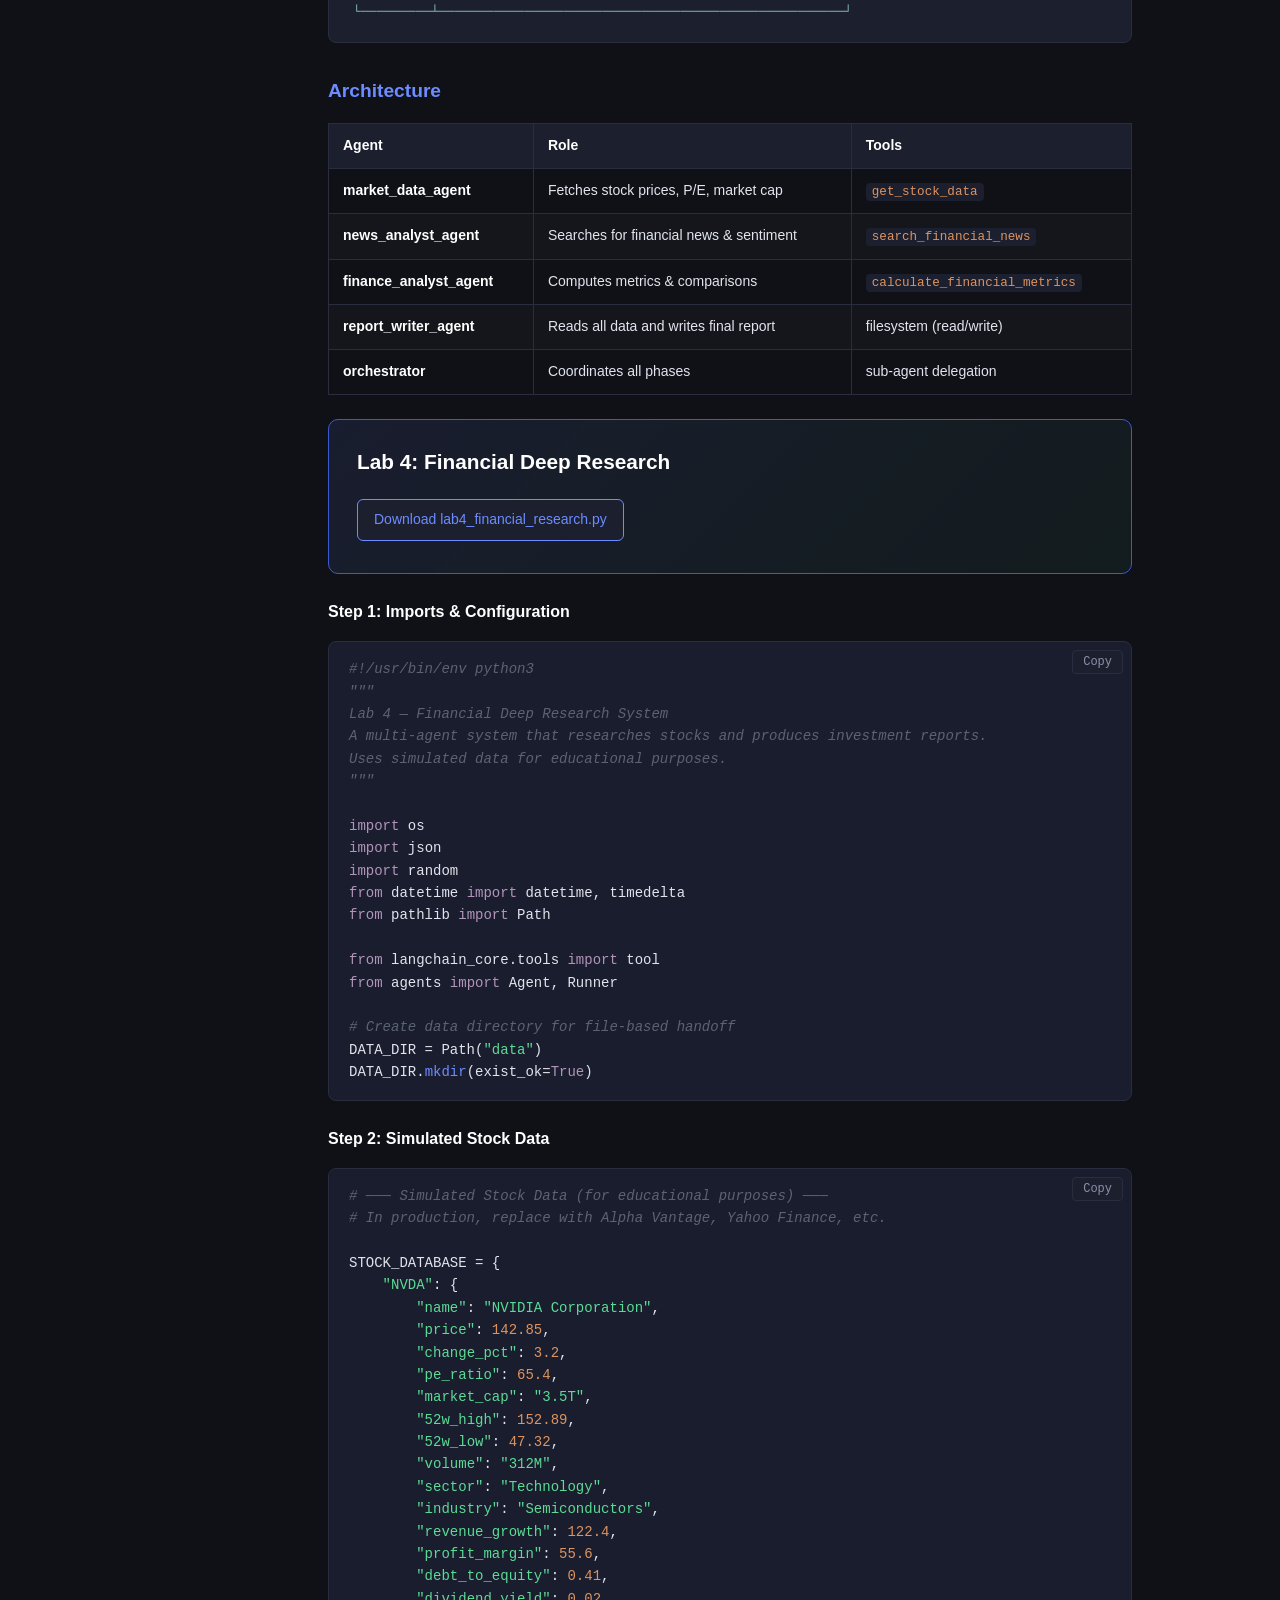
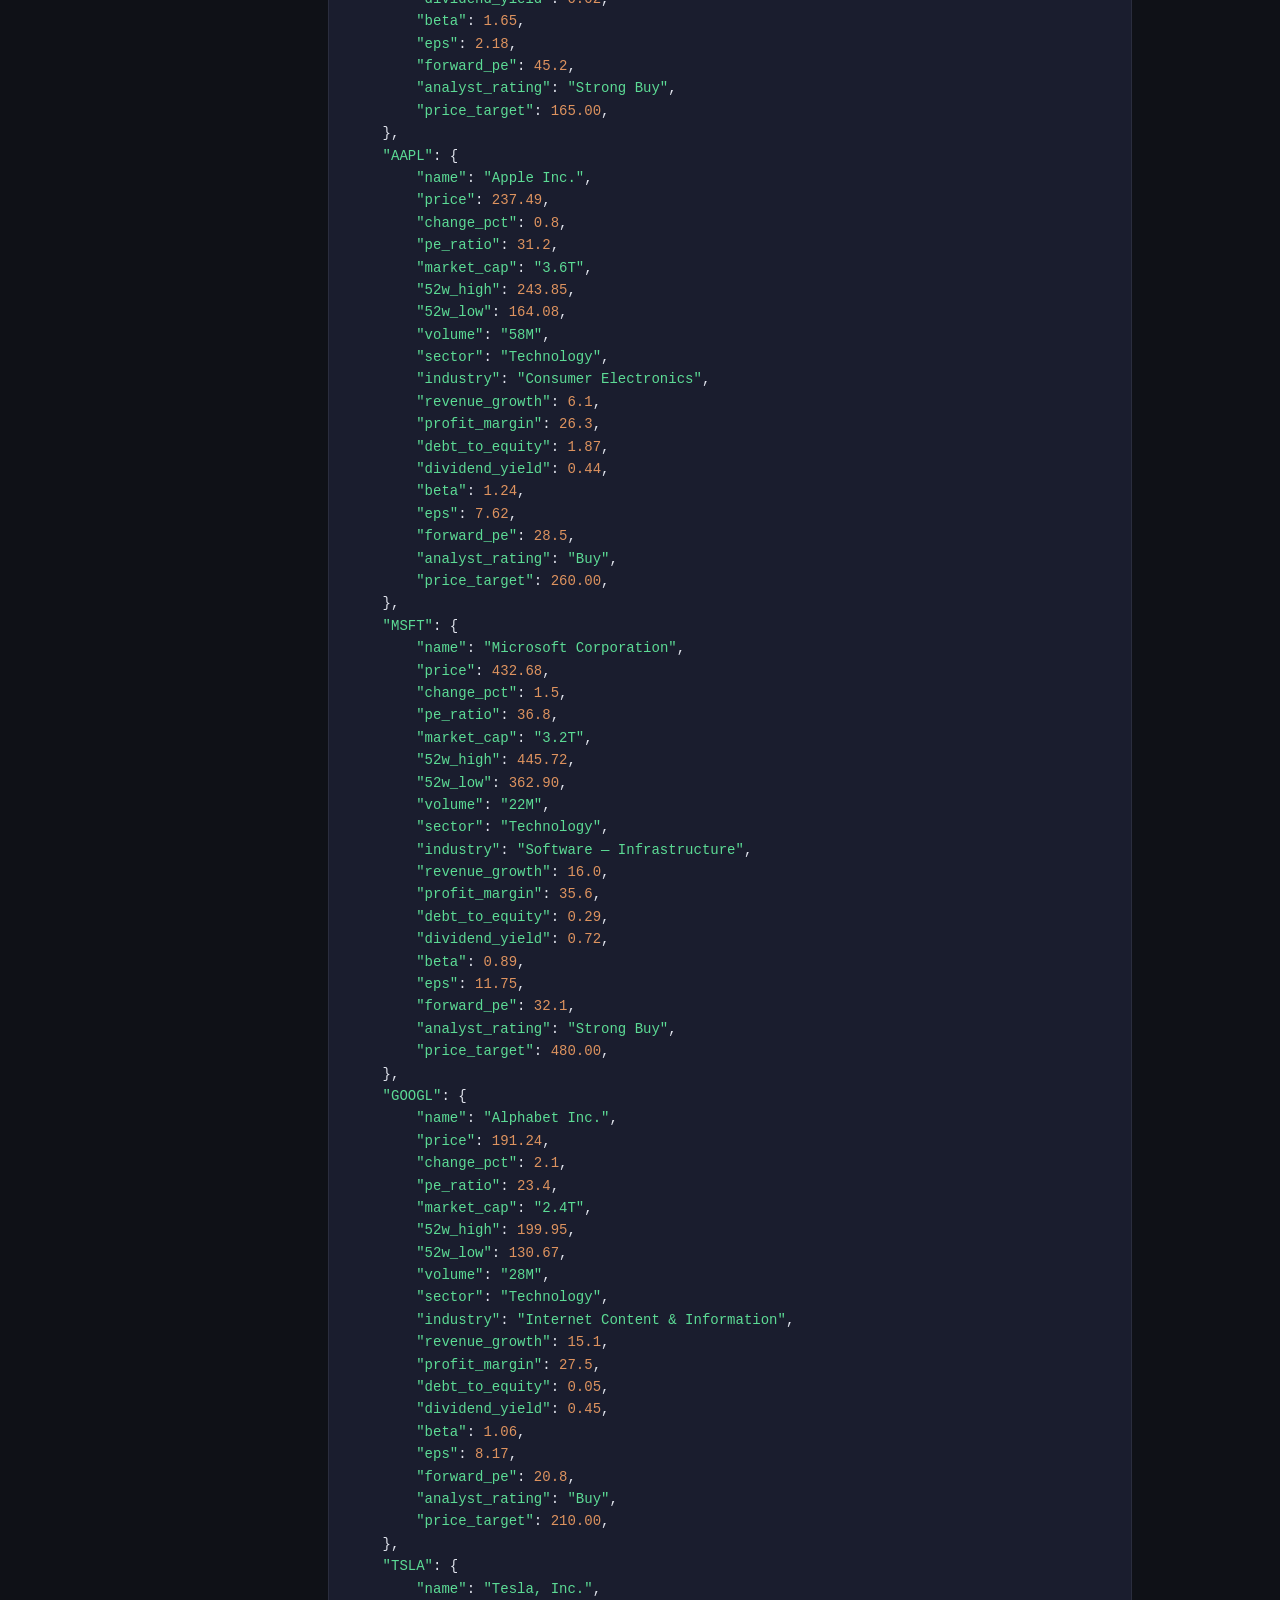
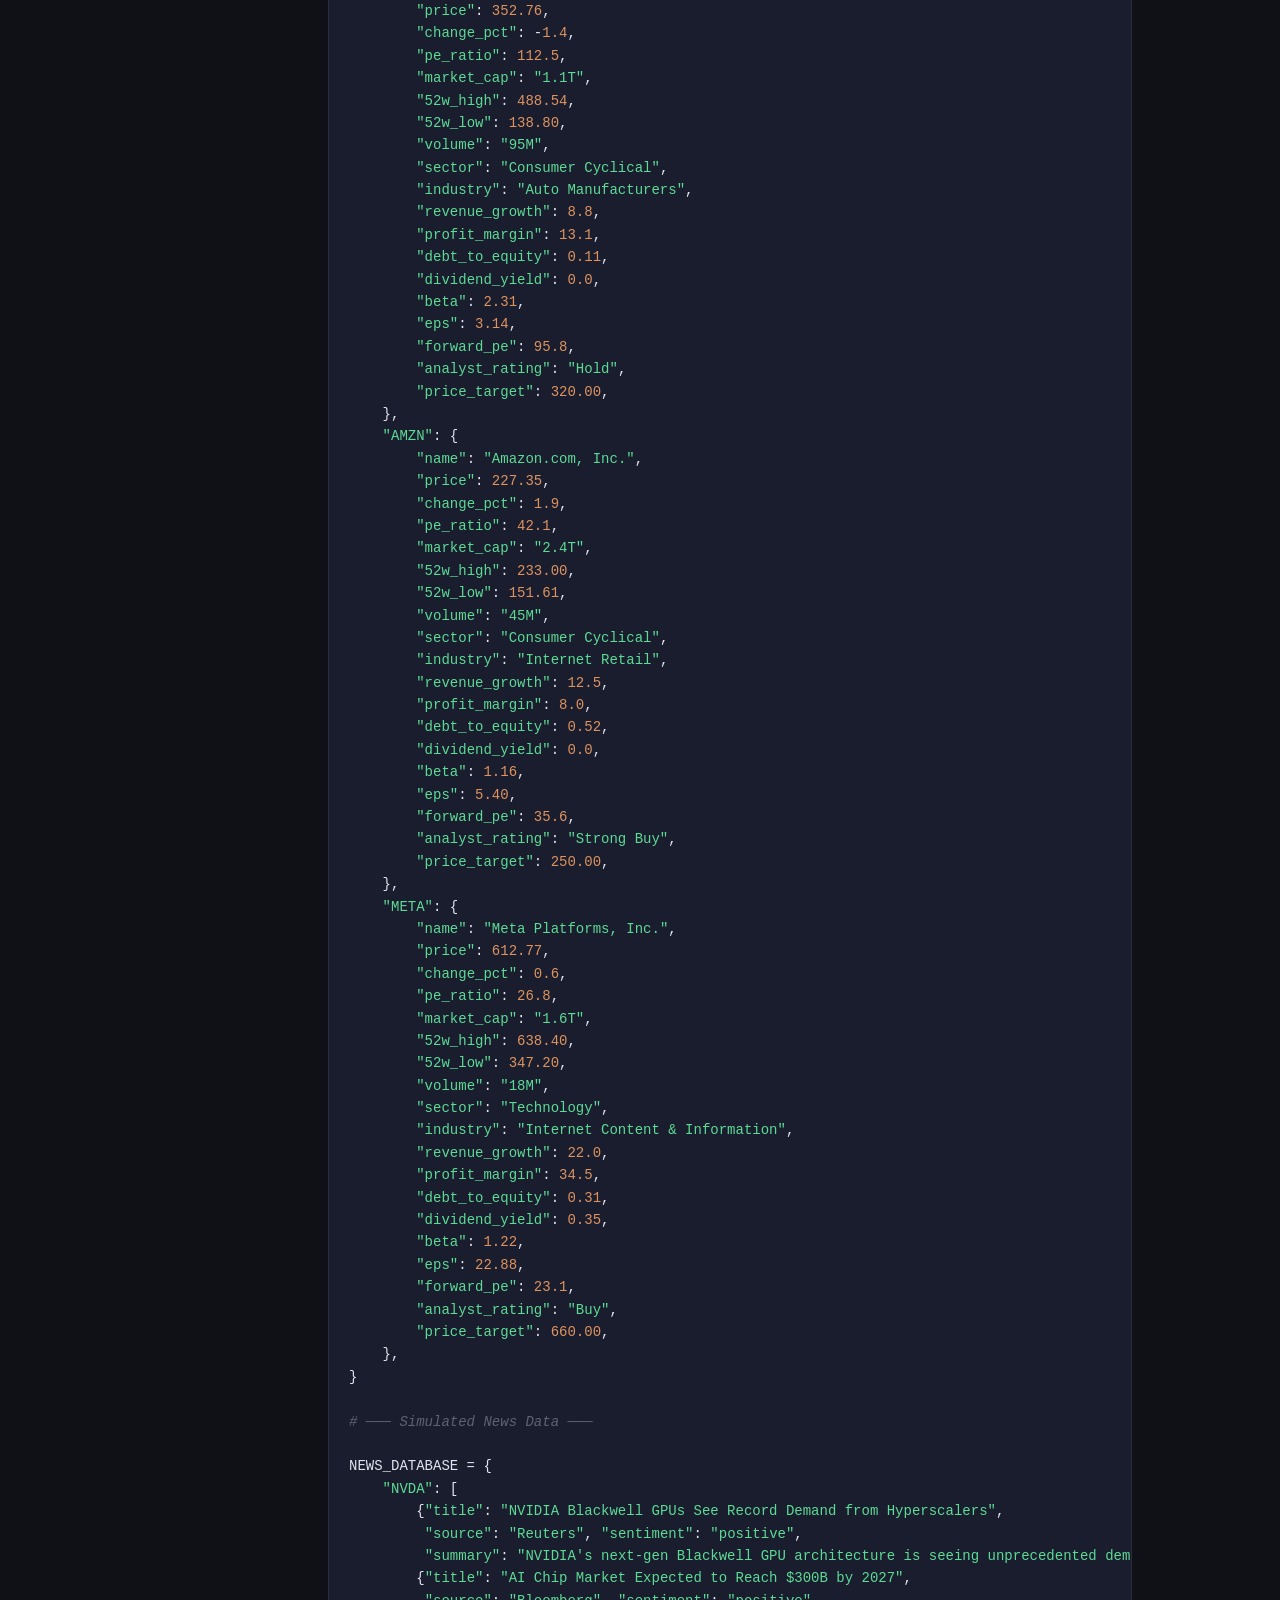
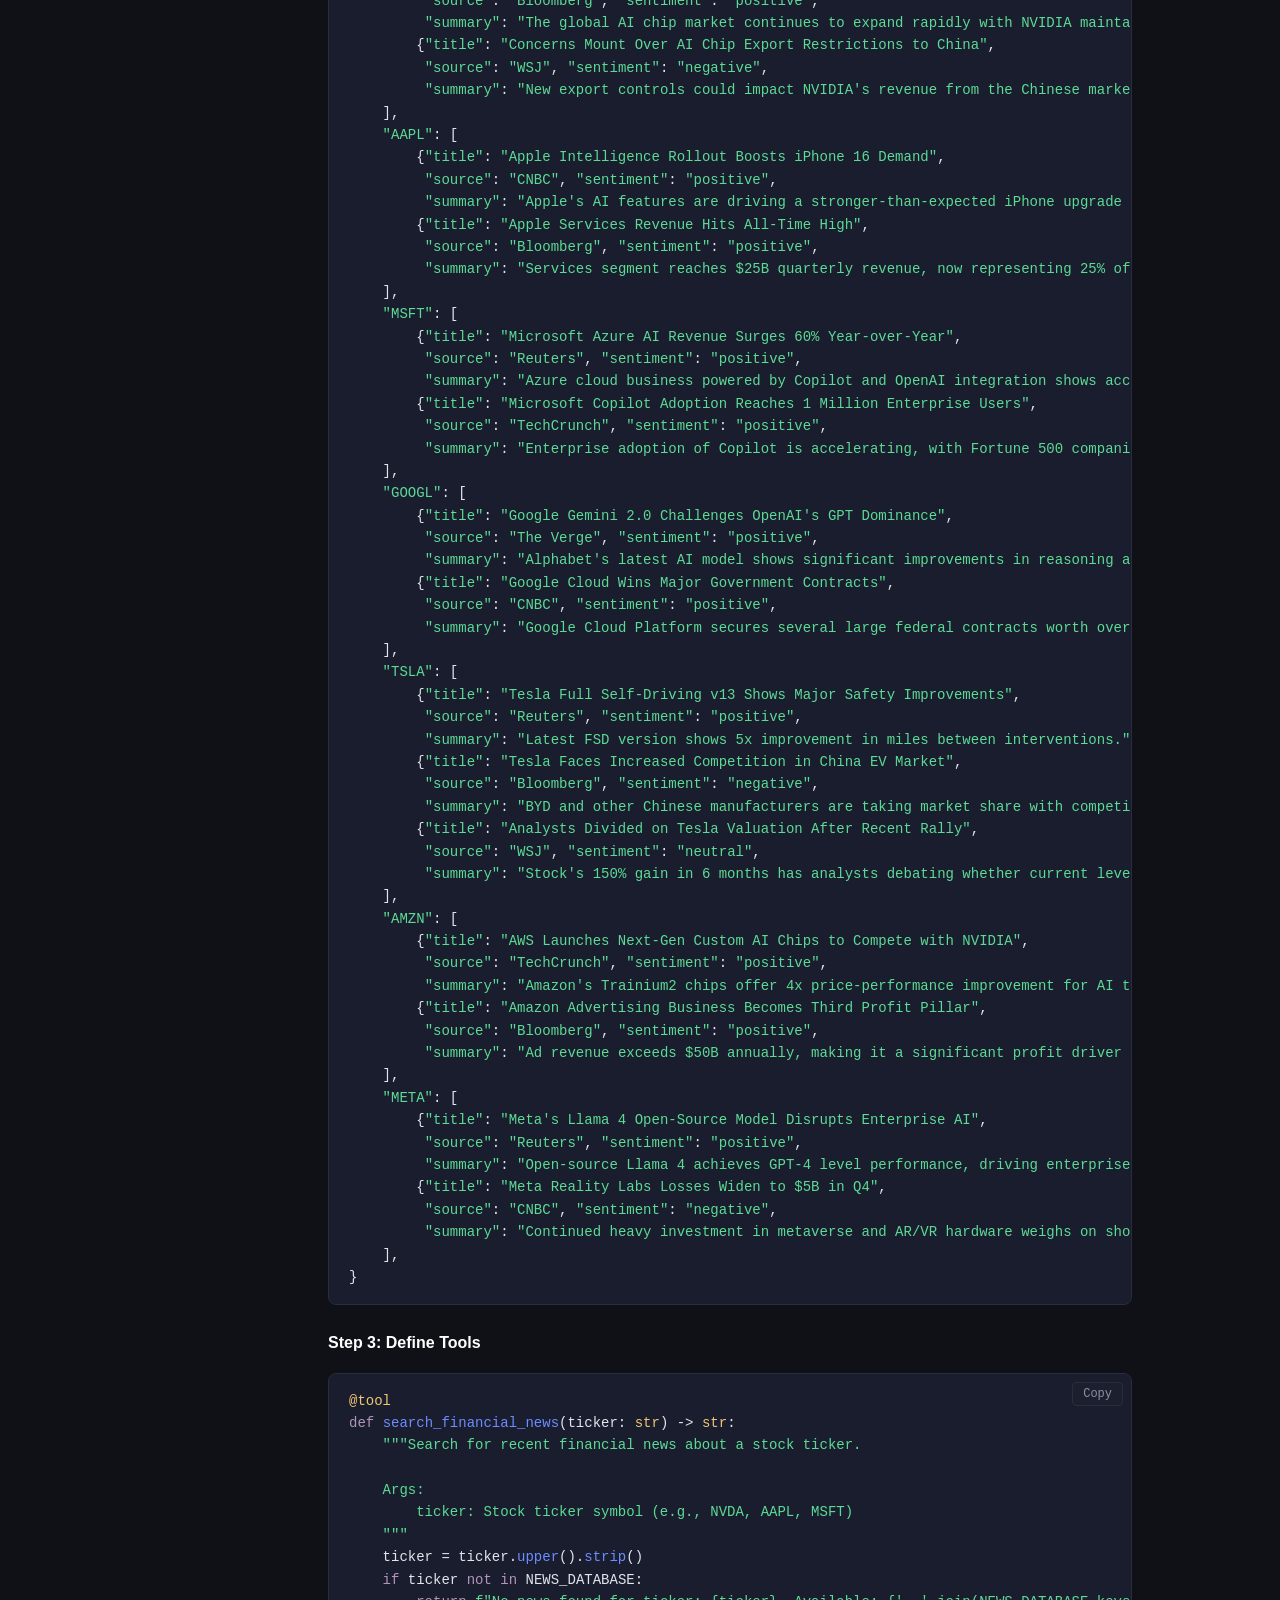
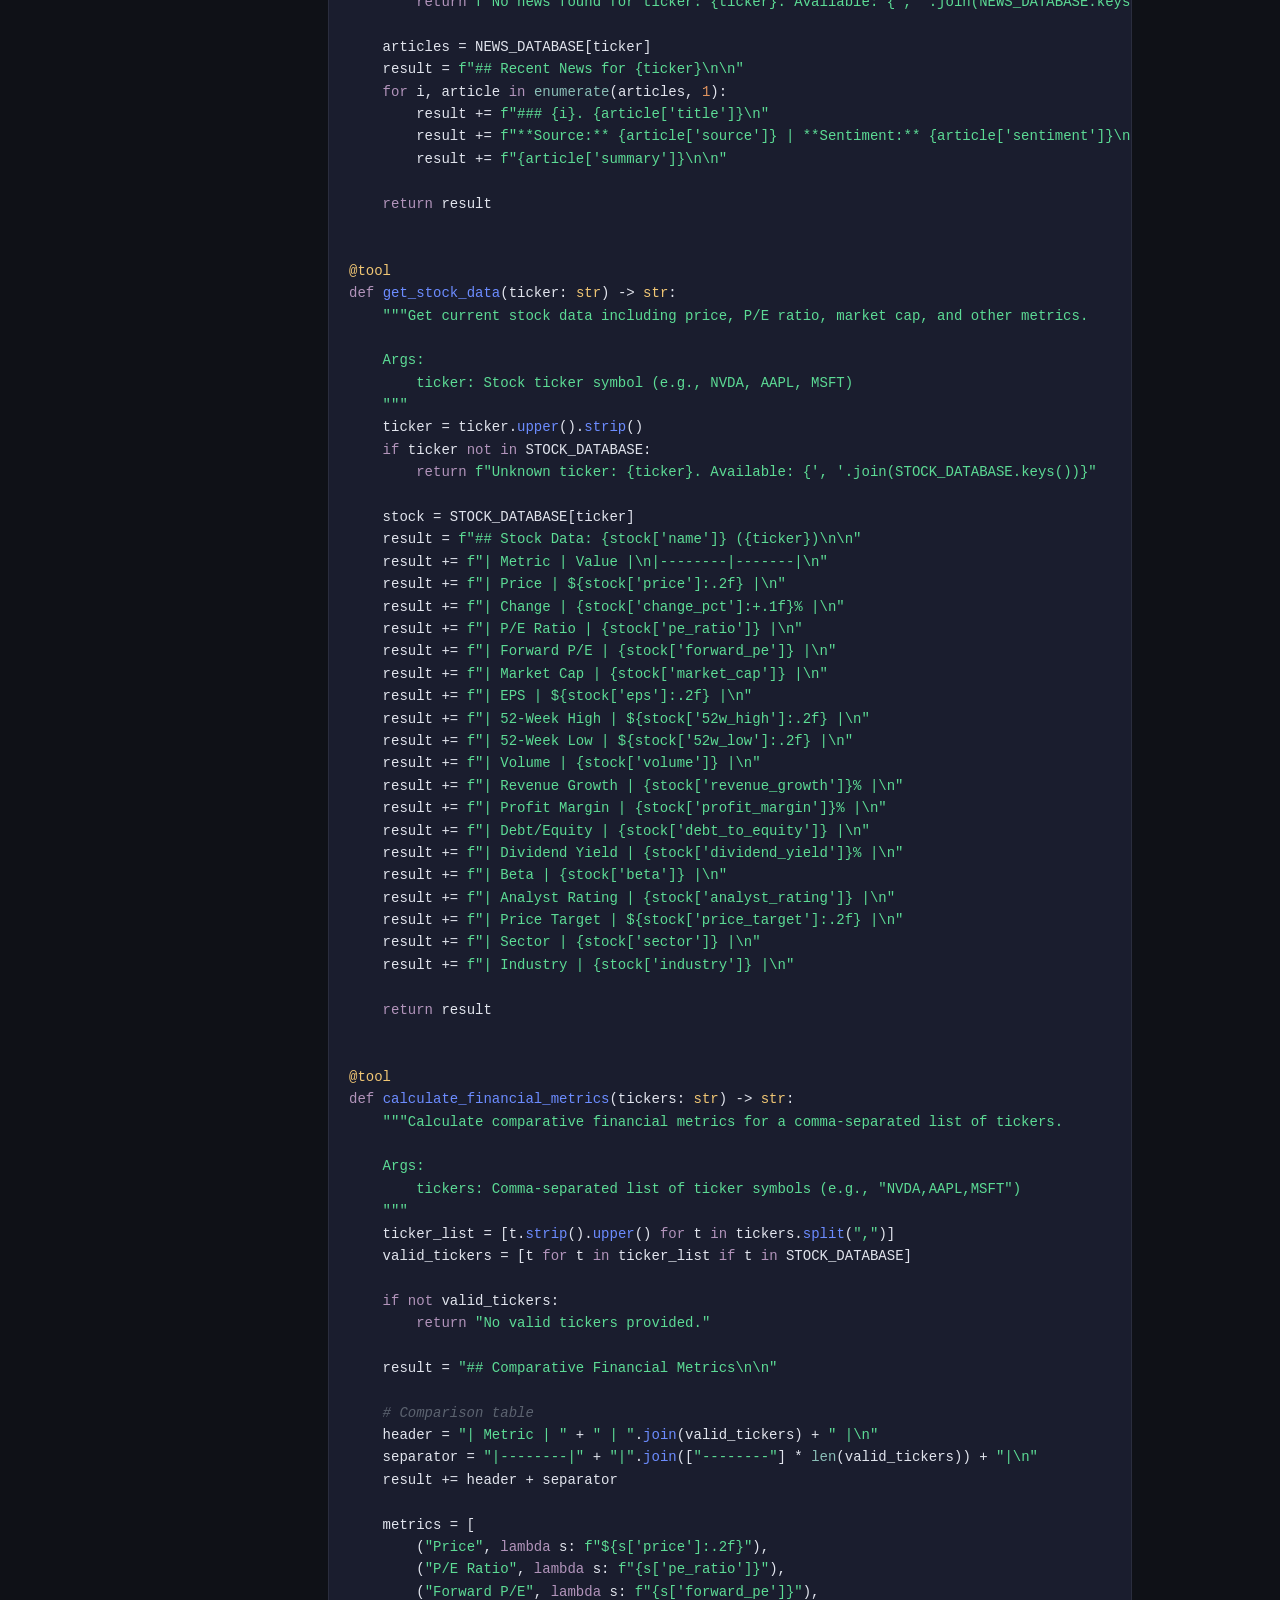
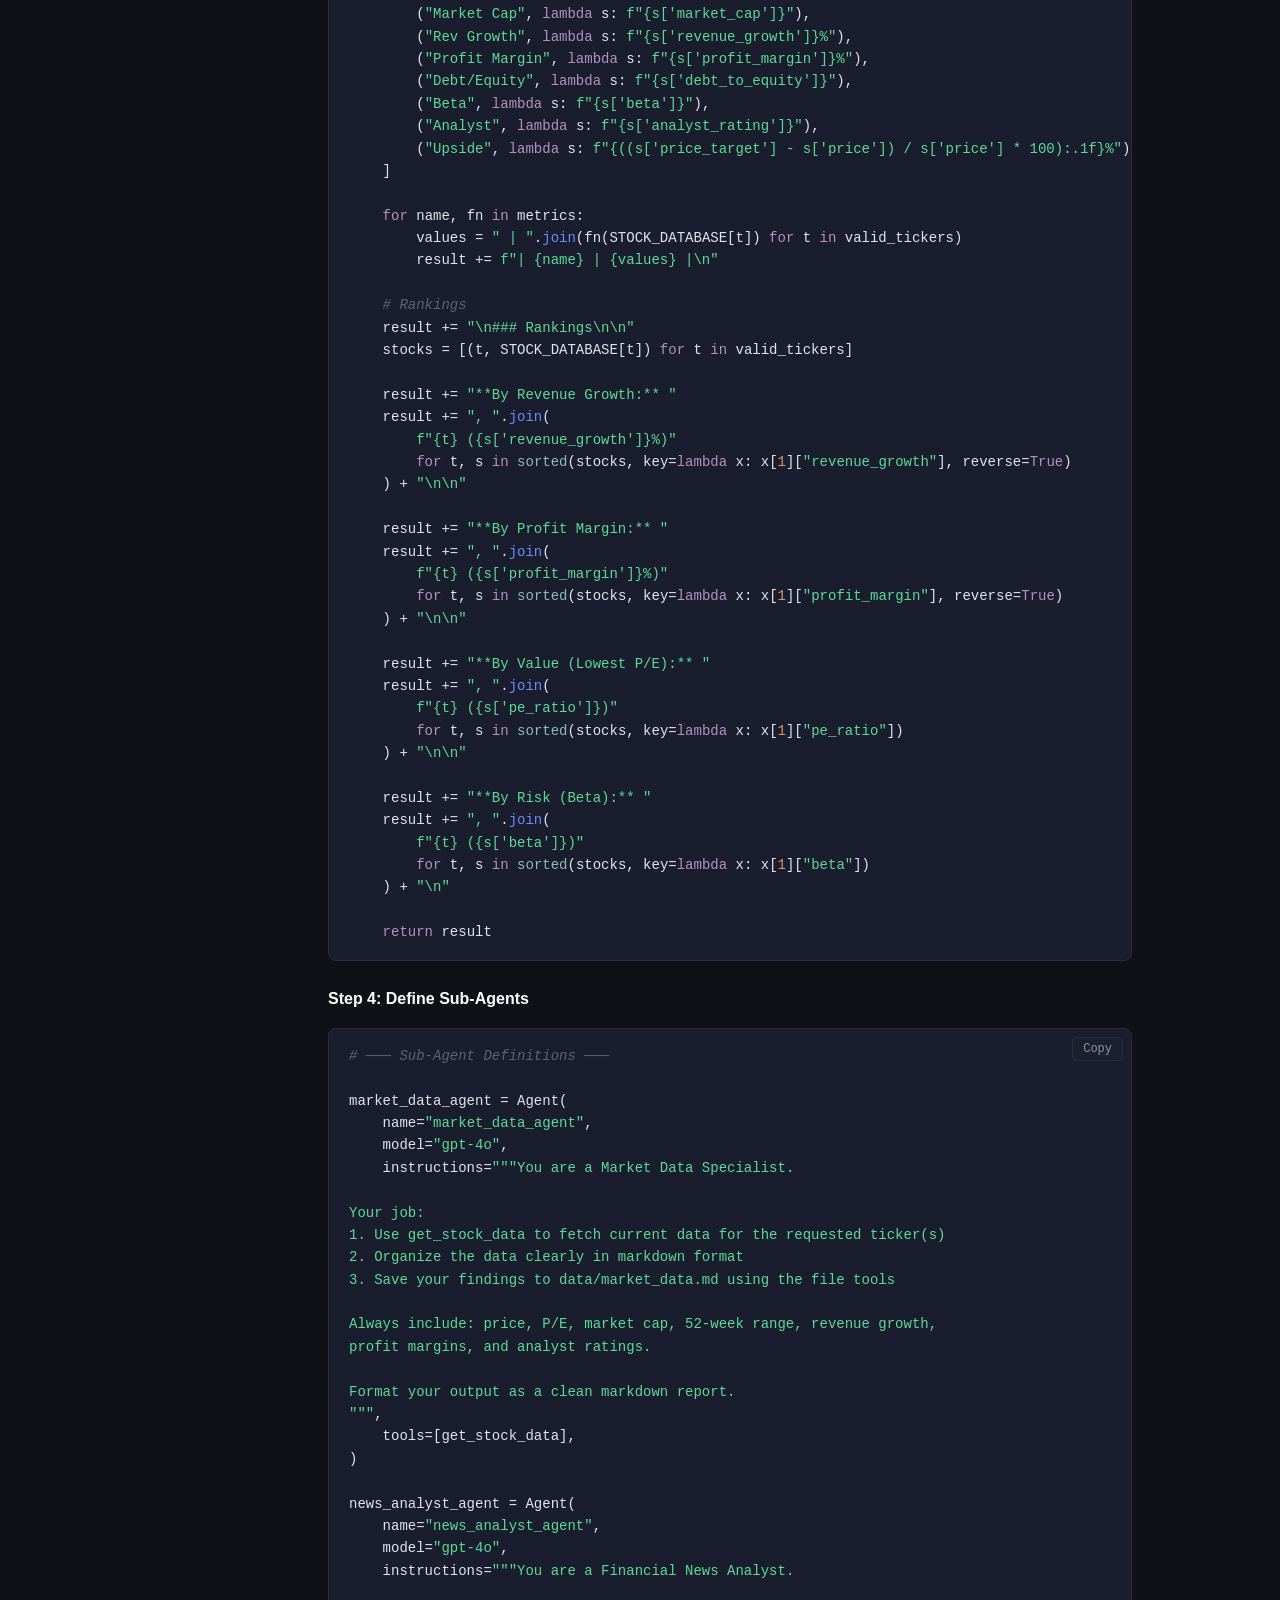
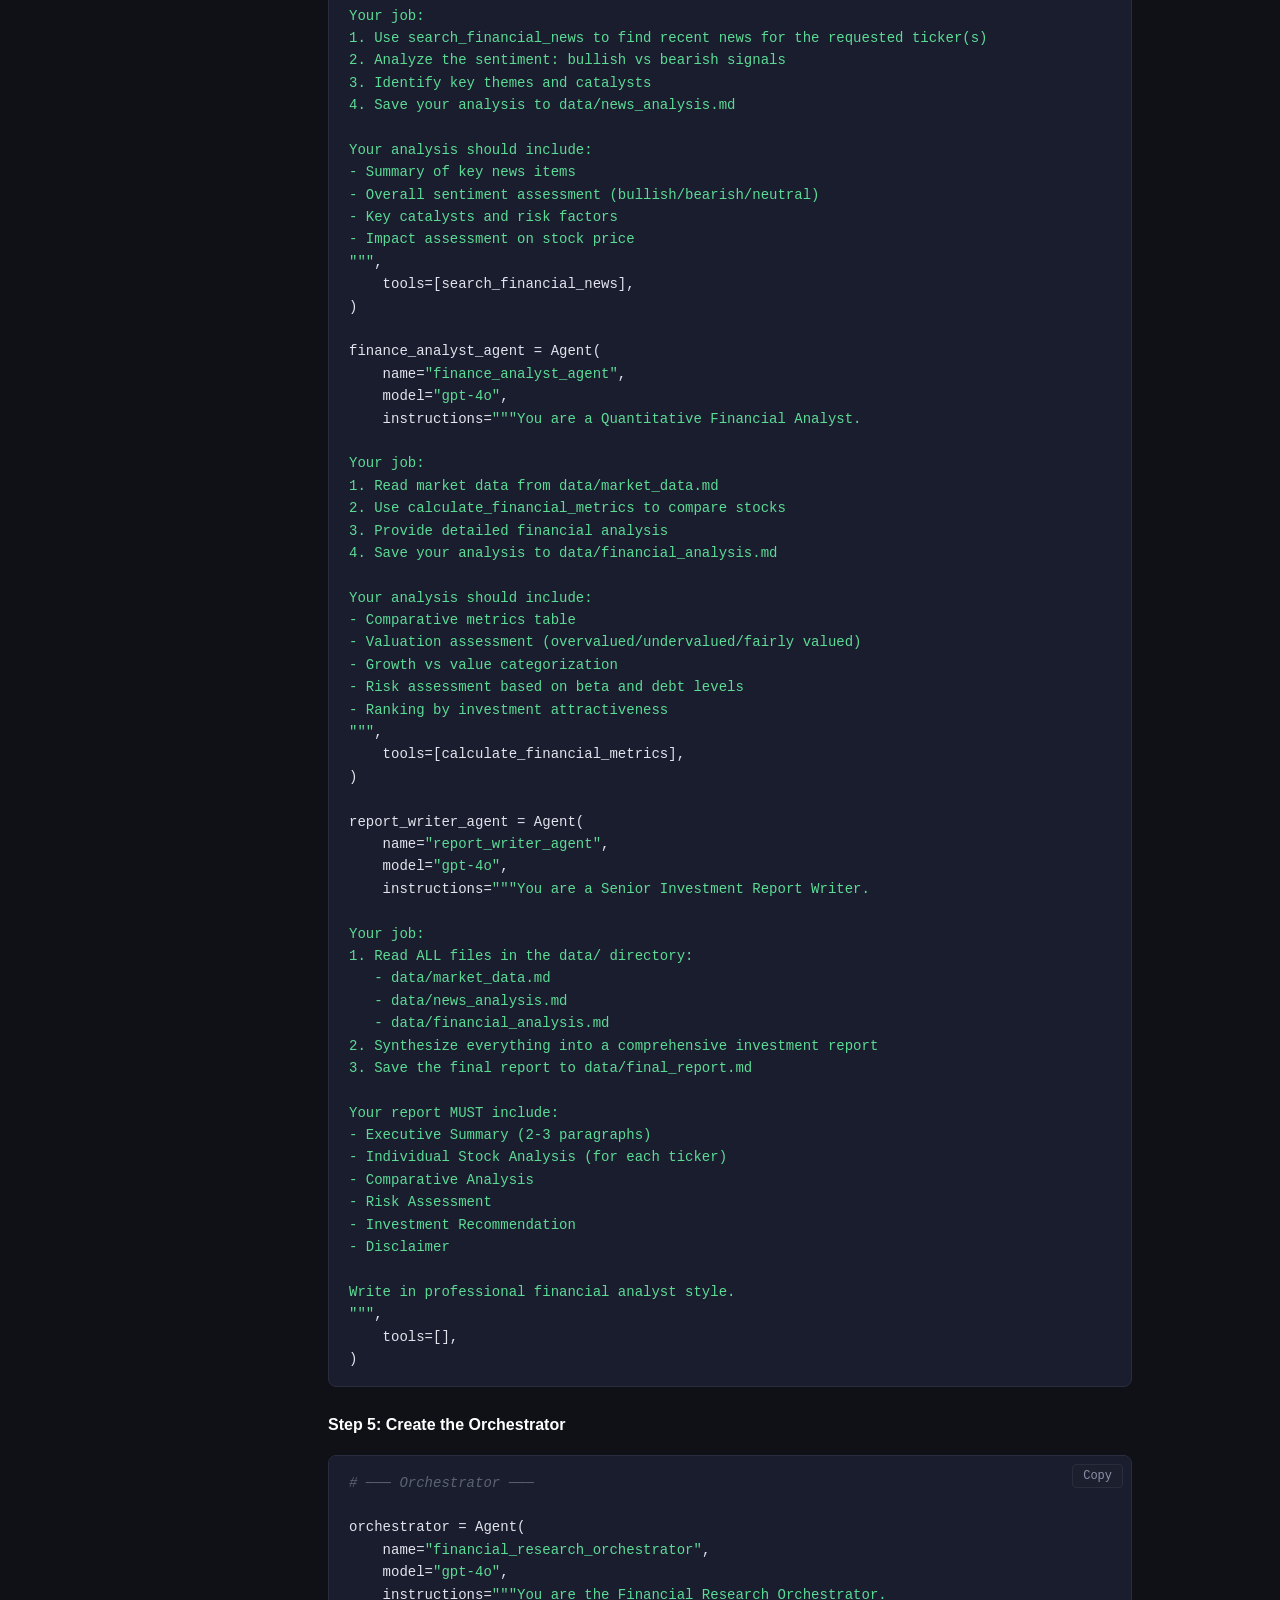
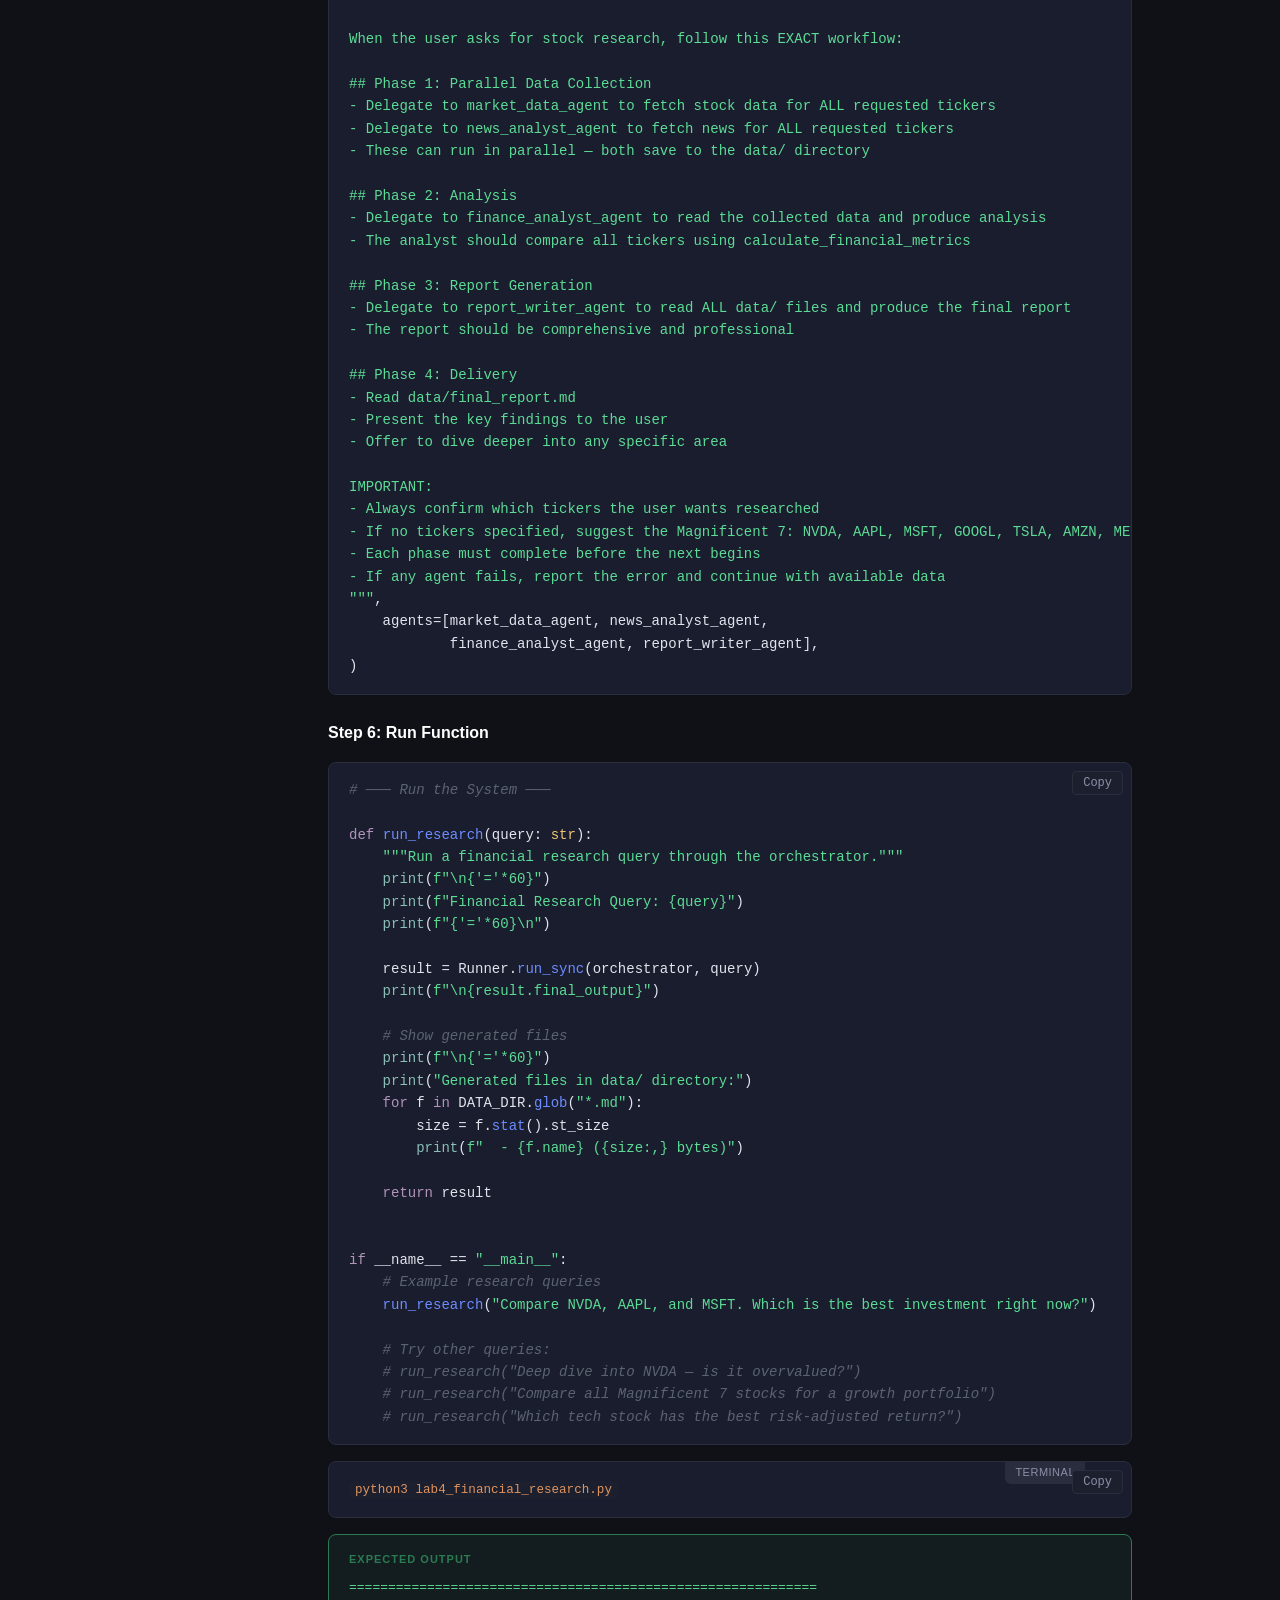
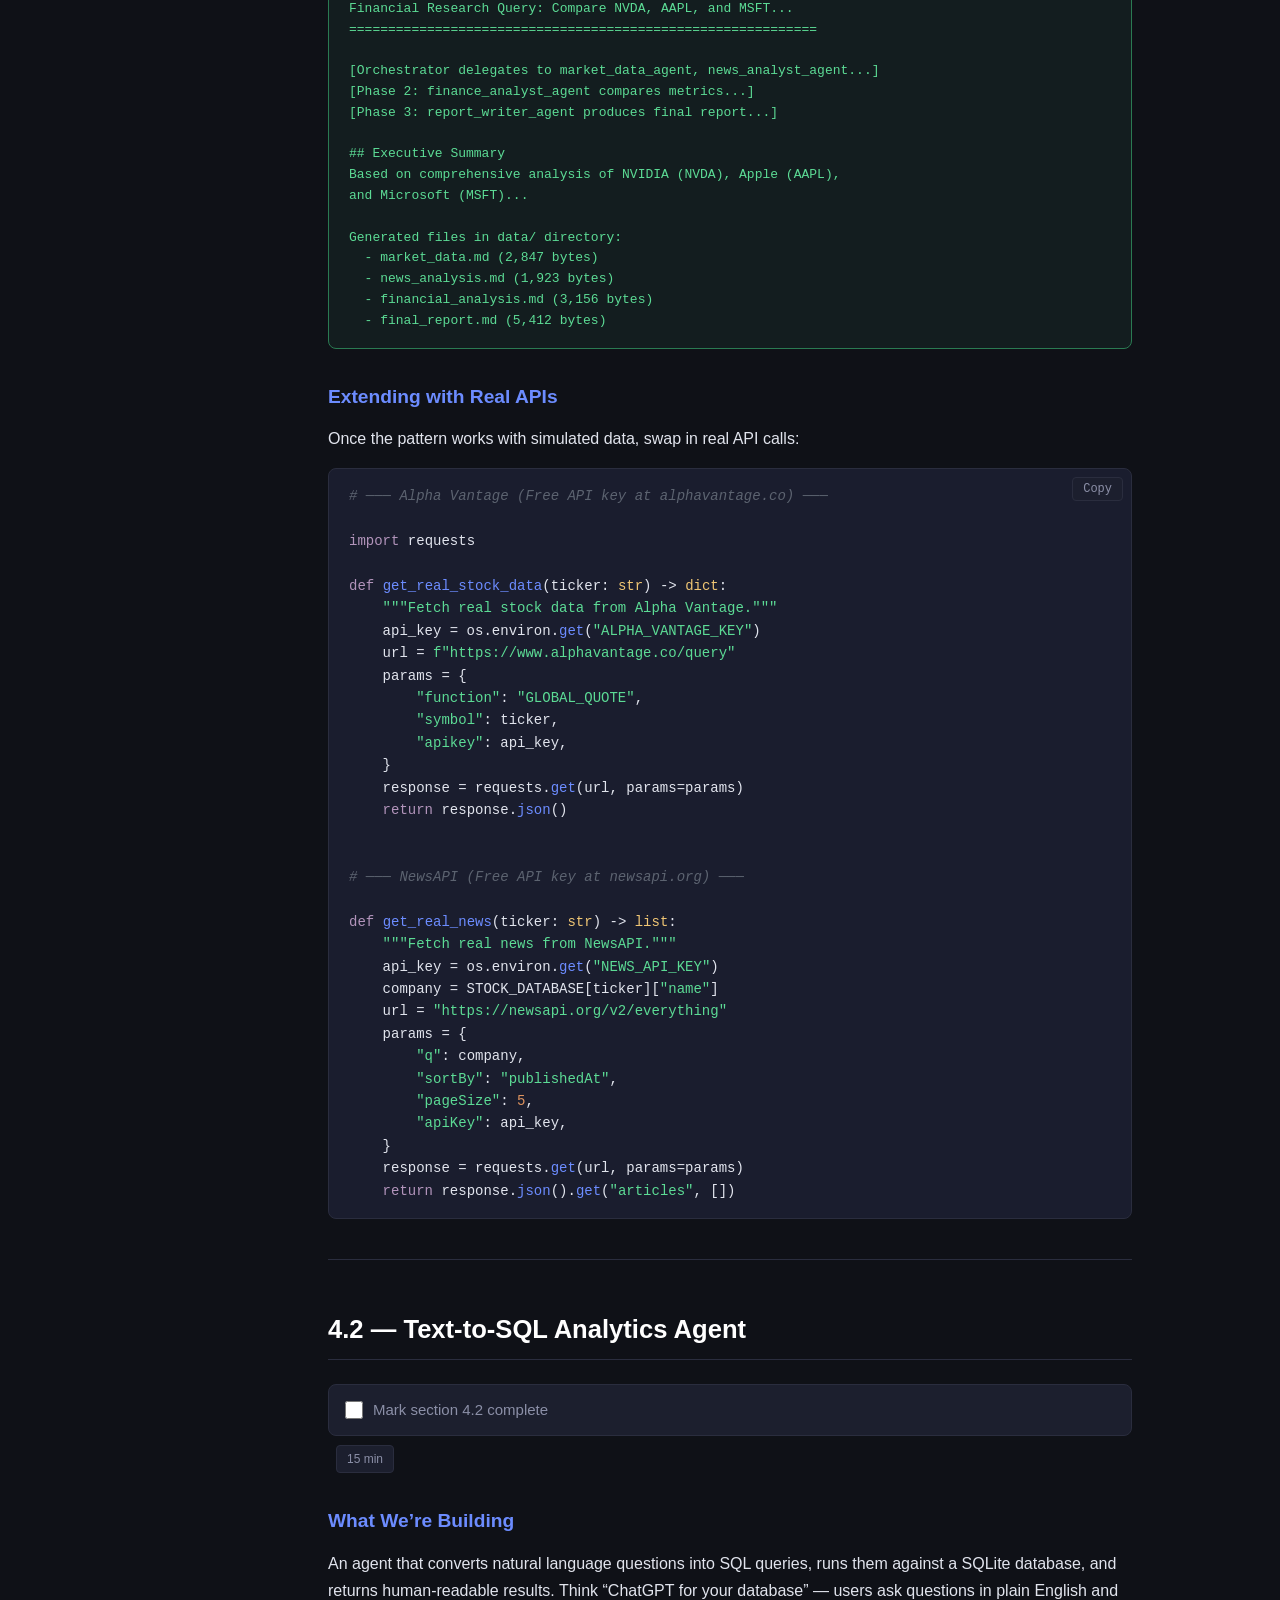
<file: course/website/module4.html>
<!DOCTYPE html>
<html lang="en">
<head>
  <meta charset="UTF-8">
  <meta name="viewport" content="width=device-width, initial-scale=1.0">
  <title>Module 4: Capstone Projects — Agentic AI Masterclass</title>
  <link rel="stylesheet" href="styles.css">
</head>
<body>

<!-- Top Bar -->
<div class="topbar">
  <button class="hamburger" aria-label="Toggle sidebar">&#9776;</button>
  <a href="index.html" class="topbar-brand">Agentic AI Masterclass</a>
  <div class="os-toggle">
    <button data-os="mac">Mac / Linux</button>
    <button data-os="windows">Windows</button>
  </div>
</div>

<div class="sidebar-overlay"></div>

<!-- Sidebar -->
<nav class="sidebar">
  <div class="sidebar-section">
    <span class="sidebar-section-title">Module 4</span>
    <a href="#section-4-1">4.1 Financial Deep Research</a>
    <a href="#section-4-2">4.2 Text-to-SQL Analytics</a>
    <a href="#section-4-3">4.3 Content Pipeline (Bonus)</a>
    <a href="#cheatsheet">Cheatsheet</a>
    <a href="#wrapup">Course Wrap-Up</a>
  </div>
  <div class="sidebar-section">
    <span class="sidebar-section-title">All Modules</span>
    <a href="index.html">Home</a>
    <a href="module1.html">1 &mdash; Foundations</a>
    <a href="module2.html">2 &mdash; Building Blocks</a>
    <a href="module3.html">3 &mdash; Multi-Agent</a>
    <a href="module4.html" class="active">4 &mdash; Capstones</a>
  </div>
  <div class="sidebar-progress">
    <div class="sidebar-progress-label">Module Progress: <span class="progress-pct">0%</span></div>
    <div class="progress-bar"><div class="progress-bar-fill"></div></div>
  </div>
</nav>

<!-- Main -->
<div class="main">

  <span class="module-badge">Module 4</span>
  <span class="time-badge">45 minutes</span>
  <h1>Capstone Projects</h1>
  <p class="subtitle">Build Production-Grade Multi-Agent Apps</p>

  <div class="callout callout-tip">
    <div class="callout-title">100% Hands-On Code</div>
    Three complete applications you build from scratch. Each project combines everything you learned in Modules 1&ndash;3: tools, sub-agents, orchestration, filesystem handoff, and detailed system prompts.
  </div>

  <hr>

  <!-- ================================================================ -->
  <!-- Section 4.1 — Financial Deep Research System                     -->
  <!-- ================================================================ -->
  <h2 id="section-4-1">4.1 &mdash; Financial Deep Research System</h2>

  <div class="section-check">
    <input type="checkbox" id="m4-s1">
    <label for="m4-s1">Mark section 4.1 complete</label>
  </div>

  <span class="time-badge">25 min</span>

  <h3>What We&rsquo;re Building</h3>
  <p>A multi-agent financial research system that gathers market data, analyzes news, computes financial metrics, and produces a comprehensive investment report &mdash; all orchestrated automatically.</p>

  <div class="diagram">┌──────────────────────────────────────────────────────────────┐
│                     ORCHESTRATOR AGENT                       │
│                                                              │
│  Phase 1: Parallel Data Collection                           │
│  ┌──────────────┐  ┌──────────────┐                         │
│  │ market_data   │  │ news_analyst  │                         │
│  │   agent       │  │   agent       │                         │
│  │              │  │              │                         │
│  │ get_stock_   │  │ search_      │                         │
│  │ data()       │  │ financial_   │                         │
│  │              │  │ news()       │                         │
│  └──────┬───────┘  └──────┬───────┘                         │
│         │                 │                                  │
│         ▼                 ▼                                  │
│  ┌──────────────────────────────┐                            │
│  │       /data/ directory       │   ← file-based handoff     │
│  │  market_data.md              │                            │
│  │  news_analysis.md            │                            │
│  │  financial_analysis.md       │                            │
│  │  final_report.md             │                            │
│  └──────────────────────────────┘                            │
│         │                 │                                  │
│  Phase 2: Analysis        │                                  │
│  ┌──────────────┐         │                                  │
│  │ finance_     │◄────────┘                                  │
│  │ analyst_agent│                                            │
│  │              │                                            │
│  │ calculate_   │                                            │
│  │ financial_   │                                            │
│  │ metrics()    │                                            │
│  └──────┬───────┘                                            │
│         │                                                    │
│  Phase 3: Report                                             │
│  ┌──────────────┐                                            │
│  │ report_      │                                            │
│  │ writer_agent │                                            │
│  │              │                                            │
│  │ Reads all    │                                            │
│  │ /data/ files │                                            │
│  └──────┬───────┘                                            │
│         │                                                    │
│  Phase 4: Deliver final_report.md to user                    │
└─────────┴────────────────────────────────────────────────────┘</div>

  <h3>Architecture</h3>
  <table>
    <thead><tr><th>Agent</th><th>Role</th><th>Tools</th></tr></thead>
    <tbody>
      <tr><td><strong>market_data_agent</strong></td><td>Fetches stock prices, P/E, market cap</td><td><code>get_stock_data</code></td></tr>
      <tr><td><strong>news_analyst_agent</strong></td><td>Searches for financial news &amp; sentiment</td><td><code>search_financial_news</code></td></tr>
      <tr><td><strong>finance_analyst_agent</strong></td><td>Computes metrics &amp; comparisons</td><td><code>calculate_financial_metrics</code></td></tr>
      <tr><td><strong>report_writer_agent</strong></td><td>Reads all data and writes final report</td><td>filesystem (read/write)</td></tr>
      <tr><td><strong>orchestrator</strong></td><td>Coordinates all phases</td><td>sub-agent delegation</td></tr>
    </tbody>
  </table>

  <div class="lab-header">
    <h3>Lab 4: Financial Deep Research</h3>
    <a href="#" class="download-btn" data-filename="lab4_financial_research.py">Download lab4_financial_research.py</a>
  </div>

  <div class="lab-code-section">

    <h4>Step 1: Imports &amp; Configuration</h4>
    <pre><code><span class="cm">#!/usr/bin/env python3</span>
<span class="cm">"""</span>
<span class="cm">Lab 4 — Financial Deep Research System</span>
<span class="cm">A multi-agent system that researches stocks and produces investment reports.</span>
<span class="cm">Uses simulated data for educational purposes.</span>
<span class="cm">"""</span>

<span class="kw">import</span> os
<span class="kw">import</span> json
<span class="kw">import</span> random
<span class="kw">from</span> datetime <span class="kw">import</span> datetime, timedelta
<span class="kw">from</span> pathlib <span class="kw">import</span> Path

<span class="kw">from</span> langchain_core.tools <span class="kw">import</span> tool
<span class="kw">from</span> agents <span class="kw">import</span> Agent, Runner

<span class="cm"># Create data directory for file-based handoff</span>
DATA_DIR = Path(<span class="st">"data"</span>)
DATA_DIR.<span class="fn">mkdir</span>(exist_ok=<span class="kw">True</span>)</code></pre>

    <h4>Step 2: Simulated Stock Data</h4>
    <pre><code><span class="cm"># ─── Simulated Stock Data (for educational purposes) ───</span>
<span class="cm"># In production, replace with Alpha Vantage, Yahoo Finance, etc.</span>

STOCK_DATABASE = {
    <span class="st">"NVDA"</span>: {
        <span class="st">"name"</span>: <span class="st">"NVIDIA Corporation"</span>,
        <span class="st">"price"</span>: <span class="nu">142.85</span>,
        <span class="st">"change_pct"</span>: <span class="nu">3.2</span>,
        <span class="st">"pe_ratio"</span>: <span class="nu">65.4</span>,
        <span class="st">"market_cap"</span>: <span class="st">"3.5T"</span>,
        <span class="st">"52w_high"</span>: <span class="nu">152.89</span>,
        <span class="st">"52w_low"</span>: <span class="nu">47.32</span>,
        <span class="st">"volume"</span>: <span class="st">"312M"</span>,
        <span class="st">"sector"</span>: <span class="st">"Technology"</span>,
        <span class="st">"industry"</span>: <span class="st">"Semiconductors"</span>,
        <span class="st">"revenue_growth"</span>: <span class="nu">122.4</span>,
        <span class="st">"profit_margin"</span>: <span class="nu">55.6</span>,
        <span class="st">"debt_to_equity"</span>: <span class="nu">0.41</span>,
        <span class="st">"dividend_yield"</span>: <span class="nu">0.02</span>,
        <span class="st">"beta"</span>: <span class="nu">1.65</span>,
        <span class="st">"eps"</span>: <span class="nu">2.18</span>,
        <span class="st">"forward_pe"</span>: <span class="nu">45.2</span>,
        <span class="st">"analyst_rating"</span>: <span class="st">"Strong Buy"</span>,
        <span class="st">"price_target"</span>: <span class="nu">165.00</span>,
    },
    <span class="st">"AAPL"</span>: {
        <span class="st">"name"</span>: <span class="st">"Apple Inc."</span>,
        <span class="st">"price"</span>: <span class="nu">237.49</span>,
        <span class="st">"change_pct"</span>: <span class="nu">0.8</span>,
        <span class="st">"pe_ratio"</span>: <span class="nu">31.2</span>,
        <span class="st">"market_cap"</span>: <span class="st">"3.6T"</span>,
        <span class="st">"52w_high"</span>: <span class="nu">243.85</span>,
        <span class="st">"52w_low"</span>: <span class="nu">164.08</span>,
        <span class="st">"volume"</span>: <span class="st">"58M"</span>,
        <span class="st">"sector"</span>: <span class="st">"Technology"</span>,
        <span class="st">"industry"</span>: <span class="st">"Consumer Electronics"</span>,
        <span class="st">"revenue_growth"</span>: <span class="nu">6.1</span>,
        <span class="st">"profit_margin"</span>: <span class="nu">26.3</span>,
        <span class="st">"debt_to_equity"</span>: <span class="nu">1.87</span>,
        <span class="st">"dividend_yield"</span>: <span class="nu">0.44</span>,
        <span class="st">"beta"</span>: <span class="nu">1.24</span>,
        <span class="st">"eps"</span>: <span class="nu">7.62</span>,
        <span class="st">"forward_pe"</span>: <span class="nu">28.5</span>,
        <span class="st">"analyst_rating"</span>: <span class="st">"Buy"</span>,
        <span class="st">"price_target"</span>: <span class="nu">260.00</span>,
    },
    <span class="st">"MSFT"</span>: {
        <span class="st">"name"</span>: <span class="st">"Microsoft Corporation"</span>,
        <span class="st">"price"</span>: <span class="nu">432.68</span>,
        <span class="st">"change_pct"</span>: <span class="nu">1.5</span>,
        <span class="st">"pe_ratio"</span>: <span class="nu">36.8</span>,
        <span class="st">"market_cap"</span>: <span class="st">"3.2T"</span>,
        <span class="st">"52w_high"</span>: <span class="nu">445.72</span>,
        <span class="st">"52w_low"</span>: <span class="nu">362.90</span>,
        <span class="st">"volume"</span>: <span class="st">"22M"</span>,
        <span class="st">"sector"</span>: <span class="st">"Technology"</span>,
        <span class="st">"industry"</span>: <span class="st">"Software — Infrastructure"</span>,
        <span class="st">"revenue_growth"</span>: <span class="nu">16.0</span>,
        <span class="st">"profit_margin"</span>: <span class="nu">35.6</span>,
        <span class="st">"debt_to_equity"</span>: <span class="nu">0.29</span>,
        <span class="st">"dividend_yield"</span>: <span class="nu">0.72</span>,
        <span class="st">"beta"</span>: <span class="nu">0.89</span>,
        <span class="st">"eps"</span>: <span class="nu">11.75</span>,
        <span class="st">"forward_pe"</span>: <span class="nu">32.1</span>,
        <span class="st">"analyst_rating"</span>: <span class="st">"Strong Buy"</span>,
        <span class="st">"price_target"</span>: <span class="nu">480.00</span>,
    },
    <span class="st">"GOOGL"</span>: {
        <span class="st">"name"</span>: <span class="st">"Alphabet Inc."</span>,
        <span class="st">"price"</span>: <span class="nu">191.24</span>,
        <span class="st">"change_pct"</span>: <span class="nu">2.1</span>,
        <span class="st">"pe_ratio"</span>: <span class="nu">23.4</span>,
        <span class="st">"market_cap"</span>: <span class="st">"2.4T"</span>,
        <span class="st">"52w_high"</span>: <span class="nu">199.95</span>,
        <span class="st">"52w_low"</span>: <span class="nu">130.67</span>,
        <span class="st">"volume"</span>: <span class="st">"28M"</span>,
        <span class="st">"sector"</span>: <span class="st">"Technology"</span>,
        <span class="st">"industry"</span>: <span class="st">"Internet Content &amp; Information"</span>,
        <span class="st">"revenue_growth"</span>: <span class="nu">15.1</span>,
        <span class="st">"profit_margin"</span>: <span class="nu">27.5</span>,
        <span class="st">"debt_to_equity"</span>: <span class="nu">0.05</span>,
        <span class="st">"dividend_yield"</span>: <span class="nu">0.45</span>,
        <span class="st">"beta"</span>: <span class="nu">1.06</span>,
        <span class="st">"eps"</span>: <span class="nu">8.17</span>,
        <span class="st">"forward_pe"</span>: <span class="nu">20.8</span>,
        <span class="st">"analyst_rating"</span>: <span class="st">"Buy"</span>,
        <span class="st">"price_target"</span>: <span class="nu">210.00</span>,
    },
    <span class="st">"TSLA"</span>: {
        <span class="st">"name"</span>: <span class="st">"Tesla, Inc."</span>,
        <span class="st">"price"</span>: <span class="nu">352.76</span>,
        <span class="st">"change_pct"</span>: -<span class="nu">1.4</span>,
        <span class="st">"pe_ratio"</span>: <span class="nu">112.5</span>,
        <span class="st">"market_cap"</span>: <span class="st">"1.1T"</span>,
        <span class="st">"52w_high"</span>: <span class="nu">488.54</span>,
        <span class="st">"52w_low"</span>: <span class="nu">138.80</span>,
        <span class="st">"volume"</span>: <span class="st">"95M"</span>,
        <span class="st">"sector"</span>: <span class="st">"Consumer Cyclical"</span>,
        <span class="st">"industry"</span>: <span class="st">"Auto Manufacturers"</span>,
        <span class="st">"revenue_growth"</span>: <span class="nu">8.8</span>,
        <span class="st">"profit_margin"</span>: <span class="nu">13.1</span>,
        <span class="st">"debt_to_equity"</span>: <span class="nu">0.11</span>,
        <span class="st">"dividend_yield"</span>: <span class="nu">0.0</span>,
        <span class="st">"beta"</span>: <span class="nu">2.31</span>,
        <span class="st">"eps"</span>: <span class="nu">3.14</span>,
        <span class="st">"forward_pe"</span>: <span class="nu">95.8</span>,
        <span class="st">"analyst_rating"</span>: <span class="st">"Hold"</span>,
        <span class="st">"price_target"</span>: <span class="nu">320.00</span>,
    },
    <span class="st">"AMZN"</span>: {
        <span class="st">"name"</span>: <span class="st">"Amazon.com, Inc."</span>,
        <span class="st">"price"</span>: <span class="nu">227.35</span>,
        <span class="st">"change_pct"</span>: <span class="nu">1.9</span>,
        <span class="st">"pe_ratio"</span>: <span class="nu">42.1</span>,
        <span class="st">"market_cap"</span>: <span class="st">"2.4T"</span>,
        <span class="st">"52w_high"</span>: <span class="nu">233.00</span>,
        <span class="st">"52w_low"</span>: <span class="nu">151.61</span>,
        <span class="st">"volume"</span>: <span class="st">"45M"</span>,
        <span class="st">"sector"</span>: <span class="st">"Consumer Cyclical"</span>,
        <span class="st">"industry"</span>: <span class="st">"Internet Retail"</span>,
        <span class="st">"revenue_growth"</span>: <span class="nu">12.5</span>,
        <span class="st">"profit_margin"</span>: <span class="nu">8.0</span>,
        <span class="st">"debt_to_equity"</span>: <span class="nu">0.52</span>,
        <span class="st">"dividend_yield"</span>: <span class="nu">0.0</span>,
        <span class="st">"beta"</span>: <span class="nu">1.16</span>,
        <span class="st">"eps"</span>: <span class="nu">5.40</span>,
        <span class="st">"forward_pe"</span>: <span class="nu">35.6</span>,
        <span class="st">"analyst_rating"</span>: <span class="st">"Strong Buy"</span>,
        <span class="st">"price_target"</span>: <span class="nu">250.00</span>,
    },
    <span class="st">"META"</span>: {
        <span class="st">"name"</span>: <span class="st">"Meta Platforms, Inc."</span>,
        <span class="st">"price"</span>: <span class="nu">612.77</span>,
        <span class="st">"change_pct"</span>: <span class="nu">0.6</span>,
        <span class="st">"pe_ratio"</span>: <span class="nu">26.8</span>,
        <span class="st">"market_cap"</span>: <span class="st">"1.6T"</span>,
        <span class="st">"52w_high"</span>: <span class="nu">638.40</span>,
        <span class="st">"52w_low"</span>: <span class="nu">347.20</span>,
        <span class="st">"volume"</span>: <span class="st">"18M"</span>,
        <span class="st">"sector"</span>: <span class="st">"Technology"</span>,
        <span class="st">"industry"</span>: <span class="st">"Internet Content &amp; Information"</span>,
        <span class="st">"revenue_growth"</span>: <span class="nu">22.0</span>,
        <span class="st">"profit_margin"</span>: <span class="nu">34.5</span>,
        <span class="st">"debt_to_equity"</span>: <span class="nu">0.31</span>,
        <span class="st">"dividend_yield"</span>: <span class="nu">0.35</span>,
        <span class="st">"beta"</span>: <span class="nu">1.22</span>,
        <span class="st">"eps"</span>: <span class="nu">22.88</span>,
        <span class="st">"forward_pe"</span>: <span class="nu">23.1</span>,
        <span class="st">"analyst_rating"</span>: <span class="st">"Buy"</span>,
        <span class="st">"price_target"</span>: <span class="nu">660.00</span>,
    },
}

<span class="cm"># ─── Simulated News Data ───</span>

NEWS_DATABASE = {
    <span class="st">"NVDA"</span>: [
        {<span class="st">"title"</span>: <span class="st">"NVIDIA Blackwell GPUs See Record Demand from Hyperscalers"</span>,
         <span class="st">"source"</span>: <span class="st">"Reuters"</span>, <span class="st">"sentiment"</span>: <span class="st">"positive"</span>,
         <span class="st">"summary"</span>: <span class="st">"NVIDIA's next-gen Blackwell GPU architecture is seeing unprecedented demand from major cloud providers including Microsoft, Google, and Amazon."</span>},
        {<span class="st">"title"</span>: <span class="st">"AI Chip Market Expected to Reach $300B by 2027"</span>,
         <span class="st">"source"</span>: <span class="st">"Bloomberg"</span>, <span class="st">"sentiment"</span>: <span class="st">"positive"</span>,
         <span class="st">"summary"</span>: <span class="st">"The global AI chip market continues to expand rapidly with NVIDIA maintaining dominant market share above 80%."</span>},
        {<span class="st">"title"</span>: <span class="st">"Concerns Mount Over AI Chip Export Restrictions to China"</span>,
         <span class="st">"source"</span>: <span class="st">"WSJ"</span>, <span class="st">"sentiment"</span>: <span class="st">"negative"</span>,
         <span class="st">"summary"</span>: <span class="st">"New export controls could impact NVIDIA's revenue from the Chinese market, which accounts for roughly 20% of data center sales."</span>},
    ],
    <span class="st">"AAPL"</span>: [
        {<span class="st">"title"</span>: <span class="st">"Apple Intelligence Rollout Boosts iPhone 16 Demand"</span>,
         <span class="st">"source"</span>: <span class="st">"CNBC"</span>, <span class="st">"sentiment"</span>: <span class="st">"positive"</span>,
         <span class="st">"summary"</span>: <span class="st">"Apple's AI features are driving a stronger-than-expected iPhone upgrade cycle across all major markets."</span>},
        {<span class="st">"title"</span>: <span class="st">"Apple Services Revenue Hits All-Time High"</span>,
         <span class="st">"source"</span>: <span class="st">"Bloomberg"</span>, <span class="st">"sentiment"</span>: <span class="st">"positive"</span>,
         <span class="st">"summary"</span>: <span class="st">"Services segment reaches $25B quarterly revenue, now representing 25% of total company revenue."</span>},
    ],
    <span class="st">"MSFT"</span>: [
        {<span class="st">"title"</span>: <span class="st">"Microsoft Azure AI Revenue Surges 60% Year-over-Year"</span>,
         <span class="st">"source"</span>: <span class="st">"Reuters"</span>, <span class="st">"sentiment"</span>: <span class="st">"positive"</span>,
         <span class="st">"summary"</span>: <span class="st">"Azure cloud business powered by Copilot and OpenAI integration shows accelerating growth."</span>},
        {<span class="st">"title"</span>: <span class="st">"Microsoft Copilot Adoption Reaches 1 Million Enterprise Users"</span>,
         <span class="st">"source"</span>: <span class="st">"TechCrunch"</span>, <span class="st">"sentiment"</span>: <span class="st">"positive"</span>,
         <span class="st">"summary"</span>: <span class="st">"Enterprise adoption of Copilot is accelerating, with Fortune 500 companies leading deployment."</span>},
    ],
    <span class="st">"GOOGL"</span>: [
        {<span class="st">"title"</span>: <span class="st">"Google Gemini 2.0 Challenges OpenAI's GPT Dominance"</span>,
         <span class="st">"source"</span>: <span class="st">"The Verge"</span>, <span class="st">"sentiment"</span>: <span class="st">"positive"</span>,
         <span class="st">"summary"</span>: <span class="st">"Alphabet's latest AI model shows significant improvements in reasoning and multimodal capabilities."</span>},
        {<span class="st">"title"</span>: <span class="st">"Google Cloud Wins Major Government Contracts"</span>,
         <span class="st">"source"</span>: <span class="st">"CNBC"</span>, <span class="st">"sentiment"</span>: <span class="st">"positive"</span>,
         <span class="st">"summary"</span>: <span class="st">"Google Cloud Platform secures several large federal contracts worth over $2B combined."</span>},
    ],
    <span class="st">"TSLA"</span>: [
        {<span class="st">"title"</span>: <span class="st">"Tesla Full Self-Driving v13 Shows Major Safety Improvements"</span>,
         <span class="st">"source"</span>: <span class="st">"Reuters"</span>, <span class="st">"sentiment"</span>: <span class="st">"positive"</span>,
         <span class="st">"summary"</span>: <span class="st">"Latest FSD version shows 5x improvement in miles between interventions."</span>},
        {<span class="st">"title"</span>: <span class="st">"Tesla Faces Increased Competition in China EV Market"</span>,
         <span class="st">"source"</span>: <span class="st">"Bloomberg"</span>, <span class="st">"sentiment"</span>: <span class="st">"negative"</span>,
         <span class="st">"summary"</span>: <span class="st">"BYD and other Chinese manufacturers are taking market share with competitive pricing."</span>},
        {<span class="st">"title"</span>: <span class="st">"Analysts Divided on Tesla Valuation After Recent Rally"</span>,
         <span class="st">"source"</span>: <span class="st">"WSJ"</span>, <span class="st">"sentiment"</span>: <span class="st">"neutral"</span>,
         <span class="st">"summary"</span>: <span class="st">"Stock's 150% gain in 6 months has analysts debating whether current levels are justified."</span>},
    ],
    <span class="st">"AMZN"</span>: [
        {<span class="st">"title"</span>: <span class="st">"AWS Launches Next-Gen Custom AI Chips to Compete with NVIDIA"</span>,
         <span class="st">"source"</span>: <span class="st">"TechCrunch"</span>, <span class="st">"sentiment"</span>: <span class="st">"positive"</span>,
         <span class="st">"summary"</span>: <span class="st">"Amazon's Trainium2 chips offer 4x price-performance improvement for AI training workloads."</span>},
        {<span class="st">"title"</span>: <span class="st">"Amazon Advertising Business Becomes Third Profit Pillar"</span>,
         <span class="st">"source"</span>: <span class="st">"Bloomberg"</span>, <span class="st">"sentiment"</span>: <span class="st">"positive"</span>,
         <span class="st">"summary"</span>: <span class="st">"Ad revenue exceeds $50B annually, making it a significant profit driver alongside AWS and retail."</span>},
    ],
    <span class="st">"META"</span>: [
        {<span class="st">"title"</span>: <span class="st">"Meta's Llama 4 Open-Source Model Disrupts Enterprise AI"</span>,
         <span class="st">"source"</span>: <span class="st">"Reuters"</span>, <span class="st">"sentiment"</span>: <span class="st">"positive"</span>,
         <span class="st">"summary"</span>: <span class="st">"Open-source Llama 4 achieves GPT-4 level performance, driving enterprise adoption of Meta's ecosystem."</span>},
        {<span class="st">"title"</span>: <span class="st">"Meta Reality Labs Losses Widen to $5B in Q4"</span>,
         <span class="st">"source"</span>: <span class="st">"CNBC"</span>, <span class="st">"sentiment"</span>: <span class="st">"negative"</span>,
         <span class="st">"summary"</span>: <span class="st">"Continued heavy investment in metaverse and AR/VR hardware weighs on short-term profitability."</span>},
    ],
}</code></pre>

    <h4>Step 3: Define Tools</h4>
    <pre><code><span class="dc">@tool</span>
<span class="kw">def</span> <span class="fn">search_financial_news</span>(ticker: <span class="ty">str</span>) -> <span class="ty">str</span>:
    <span class="st">"""Search for recent financial news about a stock ticker.

    Args:
        ticker: Stock ticker symbol (e.g., NVDA, AAPL, MSFT)
    """</span>
    ticker = ticker.<span class="fn">upper</span>().<span class="fn">strip</span>()
    <span class="kw">if</span> ticker <span class="kw">not</span> <span class="kw">in</span> NEWS_DATABASE:
        <span class="kw">return</span> <span class="st">f"No news found for ticker: {ticker}. Available: {', '.join(NEWS_DATABASE.keys())}"</span>

    articles = NEWS_DATABASE[ticker]
    result = <span class="st">f"## Recent News for {ticker}\n\n"</span>
    <span class="kw">for</span> i, article <span class="kw">in</span> <span class="bi">enumerate</span>(articles, <span class="nu">1</span>):
        result += <span class="st">f"### {i}. {article['title']}\n"</span>
        result += <span class="st">f"**Source:** {article['source']} | **Sentiment:** {article['sentiment']}\n"</span>
        result += <span class="st">f"{article['summary']}\n\n"</span>

    <span class="kw">return</span> result


<span class="dc">@tool</span>
<span class="kw">def</span> <span class="fn">get_stock_data</span>(ticker: <span class="ty">str</span>) -> <span class="ty">str</span>:
    <span class="st">"""Get current stock data including price, P/E ratio, market cap, and other metrics.

    Args:
        ticker: Stock ticker symbol (e.g., NVDA, AAPL, MSFT)
    """</span>
    ticker = ticker.<span class="fn">upper</span>().<span class="fn">strip</span>()
    <span class="kw">if</span> ticker <span class="kw">not</span> <span class="kw">in</span> STOCK_DATABASE:
        <span class="kw">return</span> <span class="st">f"Unknown ticker: {ticker}. Available: {', '.join(STOCK_DATABASE.keys())}"</span>

    stock = STOCK_DATABASE[ticker]
    result = <span class="st">f"## Stock Data: {stock['name']} ({ticker})\n\n"</span>
    result += <span class="st">f"| Metric | Value |\n|--------|-------|\n"</span>
    result += <span class="st">f"| Price | ${stock['price']:.2f} |\n"</span>
    result += <span class="st">f"| Change | {stock['change_pct']:+.1f}% |\n"</span>
    result += <span class="st">f"| P/E Ratio | {stock['pe_ratio']} |\n"</span>
    result += <span class="st">f"| Forward P/E | {stock['forward_pe']} |\n"</span>
    result += <span class="st">f"| Market Cap | {stock['market_cap']} |\n"</span>
    result += <span class="st">f"| EPS | ${stock['eps']:.2f} |\n"</span>
    result += <span class="st">f"| 52-Week High | ${stock['52w_high']:.2f} |\n"</span>
    result += <span class="st">f"| 52-Week Low | ${stock['52w_low']:.2f} |\n"</span>
    result += <span class="st">f"| Volume | {stock['volume']} |\n"</span>
    result += <span class="st">f"| Revenue Growth | {stock['revenue_growth']}% |\n"</span>
    result += <span class="st">f"| Profit Margin | {stock['profit_margin']}% |\n"</span>
    result += <span class="st">f"| Debt/Equity | {stock['debt_to_equity']} |\n"</span>
    result += <span class="st">f"| Dividend Yield | {stock['dividend_yield']}% |\n"</span>
    result += <span class="st">f"| Beta | {stock['beta']} |\n"</span>
    result += <span class="st">f"| Analyst Rating | {stock['analyst_rating']} |\n"</span>
    result += <span class="st">f"| Price Target | ${stock['price_target']:.2f} |\n"</span>
    result += <span class="st">f"| Sector | {stock['sector']} |\n"</span>
    result += <span class="st">f"| Industry | {stock['industry']} |\n"</span>

    <span class="kw">return</span> result


<span class="dc">@tool</span>
<span class="kw">def</span> <span class="fn">calculate_financial_metrics</span>(tickers: <span class="ty">str</span>) -> <span class="ty">str</span>:
    <span class="st">"""Calculate comparative financial metrics for a comma-separated list of tickers.

    Args:
        tickers: Comma-separated list of ticker symbols (e.g., "NVDA,AAPL,MSFT")
    """</span>
    ticker_list = [t.<span class="fn">strip</span>().<span class="fn">upper</span>() <span class="kw">for</span> t <span class="kw">in</span> tickers.<span class="fn">split</span>(<span class="st">","</span>)]
    valid_tickers = [t <span class="kw">for</span> t <span class="kw">in</span> ticker_list <span class="kw">if</span> t <span class="kw">in</span> STOCK_DATABASE]

    <span class="kw">if</span> <span class="kw">not</span> valid_tickers:
        <span class="kw">return</span> <span class="st">"No valid tickers provided."</span>

    result = <span class="st">"## Comparative Financial Metrics\n\n"</span>

    <span class="cm"># Comparison table</span>
    header = <span class="st">"| Metric | "</span> + <span class="st">" | "</span>.<span class="fn">join</span>(valid_tickers) + <span class="st">" |\n"</span>
    separator = <span class="st">"|--------|"</span> + <span class="st">"|"</span>.<span class="fn">join</span>([<span class="st">"--------"</span>] * <span class="bi">len</span>(valid_tickers)) + <span class="st">"|\n"</span>
    result += header + separator

    metrics = [
        (<span class="st">"Price"</span>, <span class="kw">lambda</span> s: <span class="st">f"${s['price']:.2f}"</span>),
        (<span class="st">"P/E Ratio"</span>, <span class="kw">lambda</span> s: <span class="st">f"{s['pe_ratio']}"</span>),
        (<span class="st">"Forward P/E"</span>, <span class="kw">lambda</span> s: <span class="st">f"{s['forward_pe']}"</span>),
        (<span class="st">"Market Cap"</span>, <span class="kw">lambda</span> s: <span class="st">f"{s['market_cap']}"</span>),
        (<span class="st">"Rev Growth"</span>, <span class="kw">lambda</span> s: <span class="st">f"{s['revenue_growth']}%"</span>),
        (<span class="st">"Profit Margin"</span>, <span class="kw">lambda</span> s: <span class="st">f"{s['profit_margin']}%"</span>),
        (<span class="st">"Debt/Equity"</span>, <span class="kw">lambda</span> s: <span class="st">f"{s['debt_to_equity']}"</span>),
        (<span class="st">"Beta"</span>, <span class="kw">lambda</span> s: <span class="st">f"{s['beta']}"</span>),
        (<span class="st">"Analyst"</span>, <span class="kw">lambda</span> s: <span class="st">f"{s['analyst_rating']}"</span>),
        (<span class="st">"Upside"</span>, <span class="kw">lambda</span> s: <span class="st">f"{((s['price_target'] - s['price']) / s['price'] * 100):.1f}%"</span>),
    ]

    <span class="kw">for</span> name, fn <span class="kw">in</span> metrics:
        values = <span class="st">" | "</span>.<span class="fn">join</span>(fn(STOCK_DATABASE[t]) <span class="kw">for</span> t <span class="kw">in</span> valid_tickers)
        result += <span class="st">f"| {name} | {values} |\n"</span>

    <span class="cm"># Rankings</span>
    result += <span class="st">"\n### Rankings\n\n"</span>
    stocks = [(t, STOCK_DATABASE[t]) <span class="kw">for</span> t <span class="kw">in</span> valid_tickers]

    result += <span class="st">"**By Revenue Growth:** "</span>
    result += <span class="st">", "</span>.<span class="fn">join</span>(
        <span class="st">f"{t} ({s['revenue_growth']}%)"</span>
        <span class="kw">for</span> t, s <span class="kw">in</span> <span class="bi">sorted</span>(stocks, key=<span class="kw">lambda</span> x: x[<span class="nu">1</span>][<span class="st">"revenue_growth"</span>], reverse=<span class="kw">True</span>)
    ) + <span class="st">"\n\n"</span>

    result += <span class="st">"**By Profit Margin:** "</span>
    result += <span class="st">", "</span>.<span class="fn">join</span>(
        <span class="st">f"{t} ({s['profit_margin']}%)"</span>
        <span class="kw">for</span> t, s <span class="kw">in</span> <span class="bi">sorted</span>(stocks, key=<span class="kw">lambda</span> x: x[<span class="nu">1</span>][<span class="st">"profit_margin"</span>], reverse=<span class="kw">True</span>)
    ) + <span class="st">"\n\n"</span>

    result += <span class="st">"**By Value (Lowest P/E):** "</span>
    result += <span class="st">", "</span>.<span class="fn">join</span>(
        <span class="st">f"{t} ({s['pe_ratio']})"</span>
        <span class="kw">for</span> t, s <span class="kw">in</span> <span class="bi">sorted</span>(stocks, key=<span class="kw">lambda</span> x: x[<span class="nu">1</span>][<span class="st">"pe_ratio"</span>])
    ) + <span class="st">"\n\n"</span>

    result += <span class="st">"**By Risk (Beta):** "</span>
    result += <span class="st">", "</span>.<span class="fn">join</span>(
        <span class="st">f"{t} ({s['beta']})"</span>
        <span class="kw">for</span> t, s <span class="kw">in</span> <span class="bi">sorted</span>(stocks, key=<span class="kw">lambda</span> x: x[<span class="nu">1</span>][<span class="st">"beta"</span>])
    ) + <span class="st">"\n"</span>

    <span class="kw">return</span> result</code></pre>

    <h4>Step 4: Define Sub-Agents</h4>
    <pre><code><span class="cm"># ─── Sub-Agent Definitions ───</span>

market_data_agent = Agent(
    name=<span class="st">"market_data_agent"</span>,
    model=<span class="st">"gpt-4o"</span>,
    instructions=<span class="st">"""You are a Market Data Specialist.

Your job:
1. Use get_stock_data to fetch current data for the requested ticker(s)
2. Organize the data clearly in markdown format
3. Save your findings to data/market_data.md using the file tools

Always include: price, P/E, market cap, 52-week range, revenue growth,
profit margins, and analyst ratings.

Format your output as a clean markdown report.
"""</span>,
    tools=[get_stock_data],
)

news_analyst_agent = Agent(
    name=<span class="st">"news_analyst_agent"</span>,
    model=<span class="st">"gpt-4o"</span>,
    instructions=<span class="st">"""You are a Financial News Analyst.

Your job:
1. Use search_financial_news to find recent news for the requested ticker(s)
2. Analyze the sentiment: bullish vs bearish signals
3. Identify key themes and catalysts
4. Save your analysis to data/news_analysis.md

Your analysis should include:
- Summary of key news items
- Overall sentiment assessment (bullish/bearish/neutral)
- Key catalysts and risk factors
- Impact assessment on stock price
"""</span>,
    tools=[search_financial_news],
)

finance_analyst_agent = Agent(
    name=<span class="st">"finance_analyst_agent"</span>,
    model=<span class="st">"gpt-4o"</span>,
    instructions=<span class="st">"""You are a Quantitative Financial Analyst.

Your job:
1. Read market data from data/market_data.md
2. Use calculate_financial_metrics to compare stocks
3. Provide detailed financial analysis
4. Save your analysis to data/financial_analysis.md

Your analysis should include:
- Comparative metrics table
- Valuation assessment (overvalued/undervalued/fairly valued)
- Growth vs value categorization
- Risk assessment based on beta and debt levels
- Ranking by investment attractiveness
"""</span>,
    tools=[calculate_financial_metrics],
)

report_writer_agent = Agent(
    name=<span class="st">"report_writer_agent"</span>,
    model=<span class="st">"gpt-4o"</span>,
    instructions=<span class="st">"""You are a Senior Investment Report Writer.

Your job:
1. Read ALL files in the data/ directory:
   - data/market_data.md
   - data/news_analysis.md
   - data/financial_analysis.md
2. Synthesize everything into a comprehensive investment report
3. Save the final report to data/final_report.md

Your report MUST include:
- Executive Summary (2-3 paragraphs)
- Individual Stock Analysis (for each ticker)
- Comparative Analysis
- Risk Assessment
- Investment Recommendation
- Disclaimer

Write in professional financial analyst style.
"""</span>,
    tools=[],
)</code></pre>

    <h4>Step 5: Create the Orchestrator</h4>
    <pre><code><span class="cm"># ─── Orchestrator ───</span>

orchestrator = Agent(
    name=<span class="st">"financial_research_orchestrator"</span>,
    model=<span class="st">"gpt-4o"</span>,
    instructions=<span class="st">"""You are the Financial Research Orchestrator.

When the user asks for stock research, follow this EXACT workflow:

## Phase 1: Parallel Data Collection
- Delegate to market_data_agent to fetch stock data for ALL requested tickers
- Delegate to news_analyst_agent to fetch news for ALL requested tickers
- These can run in parallel — both save to the data/ directory

## Phase 2: Analysis
- Delegate to finance_analyst_agent to read the collected data and produce analysis
- The analyst should compare all tickers using calculate_financial_metrics

## Phase 3: Report Generation
- Delegate to report_writer_agent to read ALL data/ files and produce the final report
- The report should be comprehensive and professional

## Phase 4: Delivery
- Read data/final_report.md
- Present the key findings to the user
- Offer to dive deeper into any specific area

IMPORTANT:
- Always confirm which tickers the user wants researched
- If no tickers specified, suggest the Magnificent 7: NVDA, AAPL, MSFT, GOOGL, TSLA, AMZN, META
- Each phase must complete before the next begins
- If any agent fails, report the error and continue with available data
"""</span>,
    agents=[market_data_agent, news_analyst_agent,
            finance_analyst_agent, report_writer_agent],
)</code></pre>

    <h4>Step 6: Run Function</h4>
    <pre><code><span class="cm"># ─── Run the System ───</span>

<span class="kw">def</span> <span class="fn">run_research</span>(query: <span class="ty">str</span>):
    <span class="st">"""Run a financial research query through the orchestrator."""</span>
    <span class="bi">print</span>(<span class="st">f"\n{'='*60}"</span>)
    <span class="bi">print</span>(<span class="st">f"Financial Research Query: {query}"</span>)
    <span class="bi">print</span>(<span class="st">f"{'='*60}\n"</span>)

    result = Runner.<span class="fn">run_sync</span>(orchestrator, query)
    <span class="bi">print</span>(<span class="st">f"\n{result.final_output}"</span>)

    <span class="cm"># Show generated files</span>
    <span class="bi">print</span>(<span class="st">f"\n{'='*60}"</span>)
    <span class="bi">print</span>(<span class="st">"Generated files in data/ directory:"</span>)
    <span class="kw">for</span> f <span class="kw">in</span> DATA_DIR.<span class="fn">glob</span>(<span class="st">"*.md"</span>):
        size = f.<span class="fn">stat</span>().st_size
        <span class="bi">print</span>(<span class="st">f"  - {f.name} ({size:,} bytes)"</span>)

    <span class="kw">return</span> result


<span class="kw">if</span> __name__ == <span class="st">"__main__"</span>:
    <span class="cm"># Example research queries</span>
    <span class="fn">run_research</span>(<span class="st">"Compare NVDA, AAPL, and MSFT. Which is the best investment right now?"</span>)

    <span class="cm"># Try other queries:</span>
    <span class="cm"># run_research("Deep dive into NVDA — is it overvalued?")</span>
    <span class="cm"># run_research("Compare all Magnificent 7 stocks for a growth portfolio")</span>
    <span class="cm"># run_research("Which tech stock has the best risk-adjusted return?")</span></code></pre>
  </div>

  <div class="os-command" data-mac="python3 lab4_financial_research.py" data-windows="python lab4_financial_research.py"><code></code></div>

  <div class="expected-output">============================================================
Financial Research Query: Compare NVDA, AAPL, and MSFT...
============================================================

[Orchestrator delegates to market_data_agent, news_analyst_agent...]
[Phase 2: finance_analyst_agent compares metrics...]
[Phase 3: report_writer_agent produces final report...]

## Executive Summary
Based on comprehensive analysis of NVIDIA (NVDA), Apple (AAPL),
and Microsoft (MSFT)...

Generated files in data/ directory:
  - market_data.md (2,847 bytes)
  - news_analysis.md (1,923 bytes)
  - financial_analysis.md (3,156 bytes)
  - final_report.md (5,412 bytes)</div>

  <h3>Extending with Real APIs</h3>
  <p>Once the pattern works with simulated data, swap in real API calls:</p>

  <pre><code><span class="cm"># ─── Alpha Vantage (Free API key at alphavantage.co) ───</span>

<span class="kw">import</span> requests

<span class="kw">def</span> <span class="fn">get_real_stock_data</span>(ticker: <span class="ty">str</span>) -> <span class="ty">dict</span>:
    <span class="st">"""Fetch real stock data from Alpha Vantage."""</span>
    api_key = os.environ.<span class="fn">get</span>(<span class="st">"ALPHA_VANTAGE_KEY"</span>)
    url = <span class="st">f"https://www.alphavantage.co/query"</span>
    params = {
        <span class="st">"function"</span>: <span class="st">"GLOBAL_QUOTE"</span>,
        <span class="st">"symbol"</span>: ticker,
        <span class="st">"apikey"</span>: api_key,
    }
    response = requests.<span class="fn">get</span>(url, params=params)
    <span class="kw">return</span> response.<span class="fn">json</span>()


<span class="cm"># ─── NewsAPI (Free API key at newsapi.org) ───</span>

<span class="kw">def</span> <span class="fn">get_real_news</span>(ticker: <span class="ty">str</span>) -> <span class="ty">list</span>:
    <span class="st">"""Fetch real news from NewsAPI."""</span>
    api_key = os.environ.<span class="fn">get</span>(<span class="st">"NEWS_API_KEY"</span>)
    company = STOCK_DATABASE[ticker][<span class="st">"name"</span>]
    url = <span class="st">"https://newsapi.org/v2/everything"</span>
    params = {
        <span class="st">"q"</span>: company,
        <span class="st">"sortBy"</span>: <span class="st">"publishedAt"</span>,
        <span class="st">"pageSize"</span>: <span class="nu">5</span>,
        <span class="st">"apiKey"</span>: api_key,
    }
    response = requests.<span class="fn">get</span>(url, params=params)
    <span class="kw">return</span> response.<span class="fn">json</span>().<span class="fn">get</span>(<span class="st">"articles"</span>, [])</code></pre>

  <hr>

  <!-- ================================================================ -->
  <!-- Section 4.2 — Text-to-SQL Analytics Agent                       -->
  <!-- ================================================================ -->
  <h2 id="section-4-2">4.2 &mdash; Text-to-SQL Analytics Agent</h2>

  <div class="section-check">
    <input type="checkbox" id="m4-s2">
    <label for="m4-s2">Mark section 4.2 complete</label>
  </div>

  <span class="time-badge">15 min</span>

  <h3>What We&rsquo;re Building</h3>
  <p>An agent that converts natural language questions into SQL queries, runs them against a SQLite database, and returns human-readable results. Think &ldquo;ChatGPT for your database&rdquo; &mdash; users ask questions in plain English and get instant analytics.</p>

  <div class="diagram">┌─────────────────────────────────────────────────────────┐
│                  TEXT-TO-SQL AGENT                       │
│                                                         │
│  User: "What are the top 5 products by revenue?"        │
│       ↓                                                 │
│  1. explore_schema() → learns table structure           │
│       ↓                                                 │
│  2. LLM generates SQL:                                  │
│     SELECT name, SUM(quantity * price) as revenue       │
│     FROM orders JOIN products ...                       │
│       ↓                                                 │
│  3. run_sql_query() → executes (SELECT only!)           │
│       ↓                                                 │
│  4. LLM formats results as a readable answer            │
│       ↓                                                 │
│  "The top 5 products by revenue are:                    │
│   1. Widget Pro - $124,500                              │
│   2. Gadget Max - $98,200 ..."                          │
└─────────────────────────────────────────────────────────┘</div>

  <div class="lab-header">
    <h3>Lab 5: Text-to-SQL Analytics</h3>
    <a href="#" class="download-btn" data-filename="lab5_text_to_sql.py">Download lab5_text_to_sql.py</a>
  </div>

  <div class="lab-code-section">

    <h4>Step 1: Imports &amp; Database Setup</h4>
    <pre><code><span class="cm">#!/usr/bin/env python3</span>
<span class="cm">"""</span>
<span class="cm">Lab 5 — Text-to-SQL Analytics Agent</span>
<span class="cm">An agent that converts natural language to SQL and queries a database.</span>
<span class="cm">"""</span>

<span class="kw">import</span> sqlite3
<span class="kw">import</span> random
<span class="kw">import</span> os
<span class="kw">from</span> datetime <span class="kw">import</span> datetime, timedelta

<span class="kw">from</span> langchain_core.tools <span class="kw">import</span> tool
<span class="kw">from</span> agents <span class="kw">import</span> Agent, Runner

DB_PATH = <span class="st">"analytics.db"</span>


<span class="kw">def</span> <span class="fn">setup_database</span>():
    <span class="st">"""Create and populate the sample analytics database."""</span>
    conn = sqlite3.<span class="fn">connect</span>(DB_PATH)
    cursor = conn.<span class="fn">cursor</span>()

    <span class="cm"># ─── Create Tables ───</span>

    cursor.<span class="fn">execute</span>(<span class="st">"""
        CREATE TABLE IF NOT EXISTS products (
            id INTEGER PRIMARY KEY,
            name TEXT NOT NULL,
            category TEXT NOT NULL,
            price REAL NOT NULL,
            cost REAL NOT NULL,
            stock_quantity INTEGER NOT NULL,
            supplier TEXT NOT NULL,
            created_date TEXT NOT NULL
        )
    """</span>)

    cursor.<span class="fn">execute</span>(<span class="st">"""
        CREATE TABLE IF NOT EXISTS customers (
            id INTEGER PRIMARY KEY,
            name TEXT NOT NULL,
            email TEXT NOT NULL,
            region TEXT NOT NULL,
            segment TEXT NOT NULL,
            join_date TEXT NOT NULL,
            lifetime_value REAL DEFAULT 0
        )
    """</span>)

    cursor.<span class="fn">execute</span>(<span class="st">"""
        CREATE TABLE IF NOT EXISTS orders (
            id INTEGER PRIMARY KEY,
            customer_id INTEGER NOT NULL,
            product_id INTEGER NOT NULL,
            quantity INTEGER NOT NULL,
            total_amount REAL NOT NULL,
            order_date TEXT NOT NULL,
            status TEXT NOT NULL DEFAULT 'completed',
            FOREIGN KEY (customer_id) REFERENCES customers(id),
            FOREIGN KEY (product_id) REFERENCES products(id)
        )
    """</span>)

    <span class="cm"># ─── Populate Products (15 items) ───</span>

    products = [
        (<span class="nu">1</span>,  <span class="st">"Widget Pro"</span>,       <span class="st">"Electronics"</span>,  <span class="nu">49.99</span>,  <span class="nu">22.50</span>, <span class="nu">150</span>, <span class="st">"TechCorp"</span>,     <span class="st">"2024-01-15"</span>),
        (<span class="nu">2</span>,  <span class="st">"Gadget Max"</span>,       <span class="st">"Electronics"</span>,  <span class="nu">89.99</span>,  <span class="nu">41.00</span>, <span class="nu">85</span>,  <span class="st">"TechCorp"</span>,     <span class="st">"2024-01-20"</span>),
        (<span class="nu">3</span>,  <span class="st">"Smart Sensor"</span>,     <span class="st">"IoT"</span>,          <span class="nu">34.99</span>,  <span class="nu">15.00</span>, <span class="nu">200</span>, <span class="st">"SensorLab"</span>,    <span class="st">"2024-02-01"</span>),
        (<span class="nu">4</span>,  <span class="st">"Data Logger X"</span>,    <span class="st">"IoT"</span>,          <span class="nu">129.99</span>, <span class="nu">58.00</span>, <span class="nu">60</span>,  <span class="st">"SensorLab"</span>,    <span class="st">"2024-02-10"</span>),
        (<span class="nu">5</span>,  <span class="st">"Cloud Hub"</span>,        <span class="st">"Software"</span>,     <span class="nu">199.99</span>, <span class="nu">20.00</span>, <span class="nu">999</span>, <span class="st">"CloudNine"</span>,    <span class="st">"2024-03-01"</span>),
        (<span class="nu">6</span>,  <span class="st">"API Gateway"</span>,      <span class="st">"Software"</span>,     <span class="nu">149.99</span>, <span class="nu">15.00</span>, <span class="nu">999</span>, <span class="st">"CloudNine"</span>,    <span class="st">"2024-03-15"</span>),
        (<span class="nu">7</span>,  <span class="st">"Nano Board"</span>,       <span class="st">"Hardware"</span>,     <span class="nu">24.99</span>,  <span class="nu">12.50</span>, <span class="nu">300</span>, <span class="st">"ChipWorks"</span>,    <span class="st">"2024-04-01"</span>),
        (<span class="nu">8</span>,  <span class="st">"Power Module"</span>,     <span class="st">"Hardware"</span>,     <span class="nu">59.99</span>,  <span class="nu">28.00</span>, <span class="nu">120</span>, <span class="st">"ChipWorks"</span>,    <span class="st">"2024-04-10"</span>),
        (<span class="nu">9</span>,  <span class="st">"Secure Vault"</span>,     <span class="st">"Security"</span>,     <span class="nu">299.99</span>, <span class="nu">45.00</span>, <span class="nu">40</span>,  <span class="st">"CyberShield"</span>,  <span class="st">"2024-05-01"</span>),
        (<span class="nu">10</span>, <span class="st">"Firewall Plus"</span>,    <span class="st">"Security"</span>,     <span class="nu">179.99</span>, <span class="nu">30.00</span>, <span class="nu">75</span>,  <span class="st">"CyberShield"</span>,  <span class="st">"2024-05-15"</span>),
        (<span class="nu">11</span>, <span class="st">"ML Toolkit"</span>,       <span class="st">"Software"</span>,     <span class="nu">249.99</span>, <span class="nu">25.00</span>, <span class="nu">999</span>, <span class="st">"AIFactory"</span>,    <span class="st">"2024-06-01"</span>),
        (<span class="nu">12</span>, <span class="st">"Vision Camera"</span>,    <span class="st">"IoT"</span>,          <span class="nu">74.99</span>,  <span class="nu">35.00</span>, <span class="nu">110</span>, <span class="st">"SensorLab"</span>,    <span class="st">"2024-06-15"</span>),
        (<span class="nu">13</span>, <span class="st">"Edge Processor"</span>,   <span class="st">"Hardware"</span>,     <span class="nu">159.99</span>, <span class="nu">72.00</span>, <span class="nu">45</span>,  <span class="st">"ChipWorks"</span>,    <span class="st">"2024-07-01"</span>),
        (<span class="nu">14</span>, <span class="st">"Stream Analytics"</span>, <span class="st">"Software"</span>,     <span class="nu">179.99</span>, <span class="nu">18.00</span>, <span class="nu">999</span>, <span class="st">"CloudNine"</span>,    <span class="st">"2024-07-15"</span>),
        (<span class="nu">15</span>, <span class="st">"Mesh Network Kit"</span>, <span class="st">"IoT"</span>,          <span class="nu">109.99</span>, <span class="nu">48.00</span>, <span class="nu">90</span>,  <span class="st">"SensorLab"</span>,    <span class="st">"2024-08-01"</span>),
    ]

    cursor.<span class="fn">executemany</span>(
        <span class="st">"INSERT OR IGNORE INTO products VALUES (?, ?, ?, ?, ?, ?, ?, ?)"</span>,
        products
    )

    <span class="cm"># ─── Populate Customers (200) ───</span>

    regions = [<span class="st">"North America"</span>, <span class="st">"Europe"</span>, <span class="st">"Asia Pacific"</span>, <span class="st">"Latin America"</span>]
    segments = [<span class="st">"Enterprise"</span>, <span class="st">"SMB"</span>, <span class="st">"Startup"</span>, <span class="st">"Government"</span>]
    first_names = [<span class="st">"James"</span>, <span class="st">"Maria"</span>, <span class="st">"Wei"</span>, <span class="st">"Fatima"</span>, <span class="st">"Carlos"</span>,
                   <span class="st">"Yuki"</span>, <span class="st">"Priya"</span>, <span class="st">"Ahmed"</span>, <span class="st">"Sophie"</span>, <span class="st">"Liam"</span>,
                   <span class="st">"Elena"</span>, <span class="st">"Raj"</span>, <span class="st">"Ana"</span>, <span class="st">"David"</span>, <span class="st">"Nina"</span>,
                   <span class="st">"Omar"</span>, <span class="st">"Li"</span>, <span class="st">"Eva"</span>, <span class="st">"Chen"</span>, <span class="st">"Rose"</span>]
    last_names = [<span class="st">"Smith"</span>, <span class="st">"Garcia"</span>, <span class="st">"Chen"</span>, <span class="st">"Ali"</span>, <span class="st">"Kim"</span>,
                  <span class="st">"Tanaka"</span>, <span class="st">"Patel"</span>, <span class="st">"Mueller"</span>, <span class="st">"Silva"</span>, <span class="st">"Johnson"</span>,
                  <span class="st">"Williams"</span>, <span class="st">"Brown"</span>, <span class="st">"Jones"</span>, <span class="st">"Miller"</span>, <span class="st">"Davis"</span>,
                  <span class="st">"Wilson"</span>, <span class="st">"Moore"</span>, <span class="st">"Taylor"</span>, <span class="st">"Anderson"</span>, <span class="st">"Thomas"</span>]

    random.<span class="fn">seed</span>(<span class="nu">42</span>)  <span class="cm"># Reproducible data</span>

    customers = []
    <span class="kw">for</span> i <span class="kw">in</span> <span class="bi">range</span>(<span class="nu">1</span>, <span class="nu">201</span>):
        first = random.<span class="fn">choice</span>(first_names)
        last = random.<span class="fn">choice</span>(last_names)
        name = <span class="st">f"{first} {last}"</span>
        email = <span class="st">f"{first.lower()}.{last.lower()}{i}@example.com"</span>
        region = random.<span class="fn">choice</span>(regions)
        segment = random.<span class="fn">choice</span>(segments)
        join_date = (datetime(<span class="nu">2024</span>, <span class="nu">1</span>, <span class="nu">1</span>) +
                     timedelta(days=random.<span class="fn">randint</span>(<span class="nu">0</span>, <span class="nu">364</span>))).<span class="fn">strftime</span>(<span class="st">"%Y-%m-%d"</span>)
        ltv = <span class="bi">round</span>(random.<span class="fn">uniform</span>(<span class="nu">100</span>, <span class="nu">15000</span>), <span class="nu">2</span>)
        customers.<span class="fn">append</span>((i, name, email, region, segment, join_date, ltv))

    cursor.<span class="fn">executemany</span>(
        <span class="st">"INSERT OR IGNORE INTO customers VALUES (?, ?, ?, ?, ?, ?, ?)"</span>,
        customers
    )

    <span class="cm"># ─── Populate Orders (1000) ───</span>

    statuses = [<span class="st">"completed"</span>, <span class="st">"completed"</span>, <span class="st">"completed"</span>, <span class="st">"completed"</span>,
                <span class="st">"shipped"</span>, <span class="st">"processing"</span>, <span class="st">"cancelled"</span>]

    orders = []
    <span class="kw">for</span> i <span class="kw">in</span> <span class="bi">range</span>(<span class="nu">1</span>, <span class="nu">1001</span>):
        customer_id = random.<span class="fn">randint</span>(<span class="nu">1</span>, <span class="nu">200</span>)
        product_id = random.<span class="fn">randint</span>(<span class="nu">1</span>, <span class="nu">15</span>)
        quantity = random.<span class="fn">randint</span>(<span class="nu">1</span>, <span class="nu">10</span>)
        product_price = products[product_id - <span class="nu">1</span>][<span class="nu">3</span>]
        total = <span class="bi">round</span>(quantity * product_price, <span class="nu">2</span>)
        order_date = (datetime(<span class="nu">2024</span>, <span class="nu">1</span>, <span class="nu">1</span>) +
                      timedelta(days=random.<span class="fn">randint</span>(<span class="nu">0</span>, <span class="nu">364</span>))).<span class="fn">strftime</span>(<span class="st">"%Y-%m-%d"</span>)
        status = random.<span class="fn">choice</span>(statuses)
        orders.<span class="fn">append</span>((i, customer_id, product_id, quantity,
                       total, order_date, status))

    cursor.<span class="fn">executemany</span>(
        <span class="st">"INSERT OR IGNORE INTO orders VALUES (?, ?, ?, ?, ?, ?, ?)"</span>,
        orders
    )

    conn.<span class="fn">commit</span>()
    conn.<span class="fn">close</span>()
    <span class="bi">print</span>(<span class="st">f"Database created: {DB_PATH}"</span>)
    <span class="bi">print</span>(<span class="st">f"  - 15 products, 200 customers, 1000 orders"</span>)</code></pre>

    <h4>Step 2: Define Tools</h4>
    <pre><code><span class="cm"># ─── Tools ───</span>

<span class="dc">@tool</span>
<span class="kw">def</span> <span class="fn">explore_schema</span>() -> <span class="ty">str</span>:
    <span class="st">"""Explore the database schema. Returns all table names, columns, types,
    and sample data. Call this FIRST before writing any SQL queries."""</span>
    conn = sqlite3.<span class="fn">connect</span>(DB_PATH)
    cursor = conn.<span class="fn">cursor</span>()

    <span class="cm"># Get all tables</span>
    cursor.<span class="fn">execute</span>(<span class="st">"SELECT name FROM sqlite_master WHERE type='table'"</span>)
    tables = [row[<span class="nu">0</span>] <span class="kw">for</span> row <span class="kw">in</span> cursor.<span class="fn">fetchall</span>()]

    result = <span class="st">"## Database Schema\n\n"</span>

    <span class="kw">for</span> table <span class="kw">in</span> tables:
        result += <span class="st">f"### Table: {table}\n"</span>

        <span class="cm"># Get column info</span>
        cursor.<span class="fn">execute</span>(<span class="st">f"PRAGMA table_info({table})"</span>)
        columns = cursor.<span class="fn">fetchall</span>()
        result += <span class="st">"| Column | Type | Nullable | PK |\n"</span>
        result += <span class="st">"|--------|------|----------|----|\n"</span>
        <span class="kw">for</span> col <span class="kw">in</span> columns:
            result += <span class="st">f"| {col[1]} | {col[2]} | {'YES' if not col[3] else 'NO'} | {'YES' if col[5] else 'NO'} |\n"</span>

        <span class="cm"># Row count</span>
        cursor.<span class="fn">execute</span>(<span class="st">f"SELECT COUNT(*) FROM {table}"</span>)
        count = cursor.<span class="fn">fetchone</span>()[<span class="nu">0</span>]
        result += <span class="st">f"\nRow count: {count}\n"</span>

        <span class="cm"># Sample rows</span>
        cursor.<span class="fn">execute</span>(<span class="st">f"SELECT * FROM {table} LIMIT 3"</span>)
        samples = cursor.<span class="fn">fetchall</span>()
        col_names = [desc[<span class="nu">0</span>] <span class="kw">for</span> desc <span class="kw">in</span> cursor.description]
        result += <span class="st">f"\nSample data:\n"</span>
        result += <span class="st">"| "</span> + <span class="st">" | "</span>.<span class="fn">join</span>(col_names) + <span class="st">" |\n"</span>
        result += <span class="st">"|"</span> + <span class="st">"|"</span>.<span class="fn">join</span>([<span class="st">"---"</span>] * <span class="bi">len</span>(col_names)) + <span class="st">"|\n"</span>
        <span class="kw">for</span> row <span class="kw">in</span> samples:
            result += <span class="st">"| "</span> + <span class="st">" | "</span>.<span class="fn">join</span>(<span class="bi">str</span>(v) <span class="kw">for</span> v <span class="kw">in</span> row) + <span class="st">" |\n"</span>

        result += <span class="st">"\n"</span>

    conn.<span class="fn">close</span>()
    <span class="kw">return</span> result


<span class="dc">@tool</span>
<span class="kw">def</span> <span class="fn">run_sql_query</span>(query: <span class="ty">str</span>) -> <span class="ty">str</span>:
    <span class="st">"""Run a SQL query against the analytics database.
    SAFETY: Only SELECT statements are allowed. No INSERT, UPDATE, DELETE, DROP, etc.

    Args:
        query: A SQL SELECT query to execute
    """</span>
    <span class="cm"># ─── Safety Checks ───</span>
    query_upper = query.<span class="fn">upper</span>().<span class="fn">strip</span>()

    <span class="cm"># Block dangerous operations</span>
    blocked_keywords = [<span class="st">"INSERT"</span>, <span class="st">"UPDATE"</span>, <span class="st">"DELETE"</span>, <span class="st">"DROP"</span>, <span class="st">"ALTER"</span>,
                        <span class="st">"CREATE"</span>, <span class="st">"TRUNCATE"</span>, <span class="st">"REPLACE"</span>, <span class="st">"EXEC"</span>, <span class="st">"GRANT"</span>,
                        <span class="st">"REVOKE"</span>, <span class="st">"ATTACH"</span>, <span class="st">"DETACH"</span>, <span class="st">"PRAGMA"</span>]

    <span class="kw">for</span> keyword <span class="kw">in</span> blocked_keywords:
        <span class="kw">if</span> keyword <span class="kw">in</span> query_upper:
            <span class="kw">return</span> <span class="st">f"ERROR: {keyword} statements are not allowed. Only SELECT queries permitted."</span>

    <span class="kw">if</span> <span class="kw">not</span> query_upper.<span class="fn">startswith</span>(<span class="st">"SELECT"</span>):
        <span class="kw">return</span> <span class="st">"ERROR: Only SELECT queries are allowed."</span>

    <span class="cm"># ─── Execute Query ───</span>
    <span class="kw">try</span>:
        conn = sqlite3.<span class="fn">connect</span>(DB_PATH)
        cursor = conn.<span class="fn">cursor</span>()
        cursor.<span class="fn">execute</span>(query)

        columns = [desc[<span class="nu">0</span>] <span class="kw">for</span> desc <span class="kw">in</span> cursor.description]
        rows = cursor.<span class="fn">fetchall</span>()
        conn.<span class="fn">close</span>()

        <span class="kw">if</span> <span class="kw">not</span> rows:
            <span class="kw">return</span> <span class="st">"Query returned no results."</span>

        <span class="cm"># Format as markdown table</span>
        result = <span class="st">f"Query returned {len(rows)} rows:\n\n"</span>
        result += <span class="st">"| "</span> + <span class="st">" | "</span>.<span class="fn">join</span>(columns) + <span class="st">" |\n"</span>
        result += <span class="st">"|"</span> + <span class="st">"|"</span>.<span class="fn">join</span>([<span class="st">"---"</span>] * <span class="bi">len</span>(columns)) + <span class="st">"|\n"</span>
        <span class="kw">for</span> row <span class="kw">in</span> rows[:<span class="nu">50</span>]:  <span class="cm"># Limit to 50 rows</span>
            result += <span class="st">"| "</span> + <span class="st">" | "</span>.<span class="fn">join</span>(<span class="bi">str</span>(v) <span class="kw">for</span> v <span class="kw">in</span> row) + <span class="st">" |\n"</span>

        <span class="kw">if</span> <span class="bi">len</span>(rows) > <span class="nu">50</span>:
            result += <span class="st">f"\n... and {len(rows) - 50} more rows (showing first 50)"</span>

        <span class="kw">return</span> result

    <span class="kw">except</span> <span class="ty">Exception</span> <span class="kw">as</span> e:
        <span class="kw">return</span> <span class="st">f"SQL Error: {e}\n\nPlease check your query syntax and try again."</span></code></pre>

    <h4>Step 3: Create the Agent</h4>
    <pre><code><span class="cm"># ─── SQL Analytics Agent ───</span>

sql_agent = Agent(
    name=<span class="st">"sql_analytics_agent"</span>,
    model=<span class="st">"gpt-4o"</span>,
    instructions=<span class="st">"""You are a SQL Analytics Expert. You help users query their database
using natural language.

## Workflow
1. ALWAYS call explore_schema() FIRST to understand the database structure
2. Write a SQL query based on the user's question
3. Execute it with run_sql_query()
4. Format the results in a clear, human-readable way

## SQL Best Practices
- Use JOINs when data spans multiple tables
- Use GROUP BY with aggregate functions (SUM, AVG, COUNT)
- Use ORDER BY for ranked/sorted results
- Use LIMIT for top-N queries
- Always alias calculated columns (AS revenue, AS total, etc.)
- Use WHERE to filter, HAVING to filter aggregates
- Round monetary values to 2 decimal places: ROUND(value, 2)
- Format dates consistently: strftime('%Y-%m', order_date)

## Response Format
- Start with a brief restatement of the question
- Show the SQL query you're running (in a code block)
- Present results in a clear table or bullet list
- Add a brief insight or observation about the data

## Safety
- NEVER modify data — only SELECT queries
- NEVER expose raw connection strings or credentials
"""</span>,
    tools=[explore_schema, run_sql_query],
)</code></pre>

    <h4>Step 4: Run and Test</h4>
    <pre><code><span class="cm"># ─── Run the Agent ───</span>

<span class="kw">def</span> <span class="fn">ask_database</span>(question: <span class="ty">str</span>):
    <span class="st">"""Ask a natural language question about the database."""</span>
    <span class="bi">print</span>(<span class="st">f"\n{'='*60}"</span>)
    <span class="bi">print</span>(<span class="st">f"Question: {question}"</span>)
    <span class="bi">print</span>(<span class="st">f"{'='*60}\n"</span>)

    result = Runner.<span class="fn">run_sync</span>(sql_agent, question)
    <span class="bi">print</span>(result.final_output)
    <span class="kw">return</span> result


<span class="kw">if</span> __name__ == <span class="st">"__main__"</span>:
    <span class="cm"># Setup the database</span>
    <span class="fn">setup_database</span>()

    <span class="cm"># Test queries</span>
    <span class="fn">ask_database</span>(<span class="st">"What are the top 5 products by total revenue?"</span>)

    <span class="fn">ask_database</span>(<span class="st">"How does each region perform in terms of total sales and order count?"</span>)

    <span class="fn">ask_database</span>(<span class="st">"Segment our customers by lifetime value: High (>5000), Medium (1000-5000), Low (&lt;1000). How many in each?"</span>)

    <span class="fn">ask_database</span>(<span class="st">"Show monthly revenue trends for 2024. Is revenue growing?"</span>)

    <span class="fn">ask_database</span>(<span class="st">"Which products have the highest profit margins? Show top 5 with margin percentage."</span>)</code></pre>
  </div>

  <div class="os-command" data-mac="python3 lab5_text_to_sql.py" data-windows="python lab5_text_to_sql.py"><code></code></div>

  <div class="expected-output">Database created: analytics.db
  - 15 products, 200 customers, 1000 orders

============================================================
Question: What are the top 5 products by total revenue?
============================================================

The top 5 products by total revenue are:

| Rank | Product         | Revenue      | Orders |
|------|-----------------|-------------|--------|
| 1    | Secure Vault    | $198,293.40 | 662    |
| 2    | ML Toolkit      | $167,493.30 | 670    |
| 3    | Cloud Hub       | $134,593.27 | 673    |
| 4    | Stream Analytics| $122,393.21 | 680    |
| 5    | Firewall Plus   | $116,993.51 | 650    |

Insight: Security and Software products dominate the top 5,
likely due to their higher price points.</div>

  <hr>

  <!-- ================================================================ -->
  <!-- Section 4.3 — Bonus: Content Pipeline                           -->
  <!-- ================================================================ -->
  <h2 id="section-4-3">4.3 &mdash; Bonus: Content Pipeline</h2>

  <div class="section-check">
    <input type="checkbox" id="m4-s3">
    <label for="m4-s3">Mark section 4.3 complete</label>
  </div>

  <span class="time-badge">5 min</span>

  <h3>What We&rsquo;re Building</h3>
  <p>A three-stage content creation pipeline where each agent handles a different phase: research, writing, and editorial review. This demonstrates the <strong>sequential pipeline</strong> pattern.</p>

  <div class="diagram">┌──────────────────────────────────────────────────────────┐
│                   CONTENT PIPELINE                       │
│                                                          │
│  User: "Write an article about AI agents"                │
│       ↓                                                  │
│  ┌────────────────────┐                                  │
│  │  topic_researcher  │  Phase 1: Research                │
│  │  - Finds key facts │  Saves to data/research.md       │
│  │  - Identifies angle│                                  │
│  └────────┬───────────┘                                  │
│           ↓                                              │
│  ┌────────────────────┐                                  │
│  │  content_writer    │  Phase 2: Writing                 │
│  │  - Reads research  │  Saves to data/draft.md          │
│  │  - Writes article  │                                  │
│  └────────┬───────────┘                                  │
│           ↓                                              │
│  ┌────────────────────┐                                  │
│  │  editor_reviewer   │  Phase 3: Review                  │
│  │  - Reads draft     │  Saves to data/final_article.md  │
│  │  - Fixes issues    │                                  │
│  │  - Polishes prose  │                                  │
│  └────────┬───────────┘                                  │
│           ↓                                              │
│  Final article delivered                                 │
└──────────────────────────────────────────────────────────┘</div>

  <div class="lab-header">
    <h3>Lab 6: Content Pipeline</h3>
    <a href="#" class="download-btn" data-filename="lab6_content_pipeline.py">Download lab6_content_pipeline.py</a>
  </div>

  <div class="lab-code-section">

    <h4>Full Pipeline Code</h4>
    <pre><code><span class="cm">#!/usr/bin/env python3</span>
<span class="cm">"""</span>
<span class="cm">Lab 6 — Content Pipeline</span>
<span class="cm">A sequential multi-agent pipeline: Research → Write → Edit</span>
<span class="cm">"""</span>

<span class="kw">import</span> os
<span class="kw">from</span> pathlib <span class="kw">import</span> Path
<span class="kw">from</span> agents <span class="kw">import</span> Agent, Runner

<span class="cm"># Create data directory</span>
DATA_DIR = Path(<span class="st">"data"</span>)
DATA_DIR.<span class="fn">mkdir</span>(exist_ok=<span class="kw">True</span>)

<span class="cm"># ─── Sub-Agent 1: Topic Researcher ───</span>

topic_researcher = Agent(
    name=<span class="st">"topic_researcher"</span>,
    model=<span class="st">"gpt-4o"</span>,
    instructions=<span class="st">"""You are a Topic Research Specialist.

When given a topic, you:
1. Identify 5-7 key points that should be covered
2. Find the most interesting angle or hook
3. Note any statistics, trends, or expert opinions to include
4. Identify the target audience
5. Suggest a compelling title and subtitle

Save your research to data/research.md with clear sections:
- Title Suggestions (3 options)
- Target Audience
- Key Points to Cover
- Interesting Hook/Angle
- Supporting Data & Trends
- Suggested Structure (outline)

Be thorough — the writer will depend entirely on your research.
"""</span>,
    tools=[],
)

<span class="cm"># ─── Sub-Agent 2: Content Writer ───</span>

content_writer = Agent(
    name=<span class="st">"content_writer"</span>,
    model=<span class="st">"gpt-4o"</span>,
    instructions=<span class="st">"""You are a Professional Content Writer.

Your workflow:
1. Read the research from data/research.md
2. Write a complete, polished article based on the research
3. Save the draft to data/draft.md

Writing guidelines:
- Use the best title suggestion from the research
- Start with a compelling hook (question, statistic, or story)
- Write 800-1200 words
- Use clear sections with headers (## format)
- Include a strong introduction and conclusion
- Use active voice and conversational tone
- Include 2-3 pull quotes or key takeaways
- End with a call-to-action or thought-provoking question

Format the output as clean markdown.
"""</span>,
    tools=[],
)

<span class="cm"># ─── Sub-Agent 3: Editor/Reviewer ───</span>

editor_reviewer = Agent(
    name=<span class="st">"editor_reviewer"</span>,
    model=<span class="st">"gpt-4o"</span>,
    instructions=<span class="st">"""You are a Senior Editor and Content Reviewer.

Your workflow:
1. Read the draft from data/draft.md
2. Review for: clarity, grammar, flow, engagement, accuracy
3. Make improvements and polish the prose
4. Save the final version to data/final_article.md

Editing checklist:
- [ ] Title is compelling and SEO-friendly
- [ ] Opening hook grabs attention in first 2 sentences
- [ ] Each section flows logically to the next
- [ ] No jargon without explanation
- [ ] Active voice throughout (minimize passive)
- [ ] Sentences vary in length (short punchy + longer explanatory)
- [ ] Strong conclusion with clear takeaway
- [ ] Grammar and spelling are perfect
- [ ] Format is consistent (headers, lists, emphasis)

Add an editor's note at the top of the final article with:
- Word count
- Reading time (assume 200 words/minute)
- Quality score (1-10) with brief justification
"""</span>,
    tools=[],
)

<span class="cm"># ─── Orchestrator ───</span>

content_orchestrator = Agent(
    name=<span class="st">"content_pipeline_orchestrator"</span>,
    model=<span class="st">"gpt-4o"</span>,
    instructions=<span class="st">"""You are the Content Pipeline Orchestrator.

When given a topic, run this EXACT sequential pipeline:

## Phase 1: Research
- Delegate to topic_researcher with the topic
- Wait for research to be saved to data/research.md

## Phase 2: Writing
- Delegate to content_writer
- The writer will read research.md and produce draft.md

## Phase 3: Review
- Delegate to editor_reviewer
- The editor will read draft.md and produce final_article.md

## Phase 4: Delivery
- Read data/final_article.md
- Present the final article to the user
- Show the editor's quality assessment

IMPORTANT: Each phase MUST complete before starting the next.
The pipeline is strictly sequential: Research → Write → Edit.
"""</span>,
    agents=[topic_researcher, content_writer, editor_reviewer],
)


<span class="cm"># ─── Run the Pipeline ───</span>

<span class="kw">def</span> <span class="fn">create_content</span>(topic: <span class="ty">str</span>):
    <span class="st">"""Run the content pipeline for a given topic."""</span>
    <span class="bi">print</span>(<span class="st">f"\n{'='*60}"</span>)
    <span class="bi">print</span>(<span class="st">f"Content Pipeline: {topic}"</span>)
    <span class="bi">print</span>(<span class="st">f"{'='*60}\n"</span>)

    result = Runner.<span class="fn">run_sync</span>(content_orchestrator, topic)
    <span class="bi">print</span>(<span class="st">f"\n{result.final_output}"</span>)

    <span class="cm"># Show generated files</span>
    <span class="bi">print</span>(<span class="st">f"\n{'='*60}"</span>)
    <span class="bi">print</span>(<span class="st">"Pipeline output files:"</span>)
    <span class="kw">for</span> f <span class="kw">in</span> [<span class="st">"research.md"</span>, <span class="st">"draft.md"</span>, <span class="st">"final_article.md"</span>]:
        path = DATA_DIR / f
        <span class="kw">if</span> path.<span class="fn">exists</span>():
            size = path.<span class="fn">stat</span>().st_size
            <span class="bi">print</span>(<span class="st">f"  - {f} ({size:,} bytes)"</span>)

    <span class="kw">return</span> result


<span class="kw">if</span> __name__ == <span class="st">"__main__"</span>:
    <span class="fn">create_content</span>(<span class="st">"The Rise of AI Agents: How Autonomous Systems Are Changing Software Development"</span>)

    <span class="cm"># Try other topics:</span>
    <span class="cm"># create_content("Why Every Developer Should Learn Prompt Engineering in 2025")</span>
    <span class="cm"># create_content("The Hidden Costs of Technical Debt: A CTO's Guide")</span></code></pre>
  </div>

  <div class="os-command" data-mac="python3 lab6_content_pipeline.py" data-windows="python lab6_content_pipeline.py"><code></code></div>

  <div class="expected-output">============================================================
Content Pipeline: The Rise of AI Agents...
============================================================

[Phase 1: topic_researcher gathering key points...]
[Phase 2: content_writer producing draft...]
[Phase 3: editor_reviewer polishing final version...]

---
Editor's Note:
Word count: 1,047 | Reading time: ~5 min | Quality: 8/10
---

# The Rise of AI Agents: How Autonomous Systems Are
  Changing Software Development

...

Pipeline output files:
  - research.md (1,234 bytes)
  - draft.md (4,567 bytes)
  - final_article.md (5,012 bytes)</div>

  <h3>Suggested Additional Projects</h3>
  <p>Now that you&rsquo;ve built three full systems, here are ideas to keep practicing:</p>

  <table>
    <thead><tr><th>Project</th><th>Agent Architecture</th><th>Complexity</th></tr></thead>
    <tbody>
      <tr><td><strong>Code Review Bot</strong></td><td>Orchestrator + Reviewer + Security + Style</td><td>Medium</td></tr>
      <tr><td><strong>Customer Support</strong></td><td>Router + FAQ + Escalation + Sentiment</td><td>Medium</td></tr>
      <tr><td><strong>Travel Planner</strong></td><td>Planner + Flight + Hotel + Activity</td><td>High</td></tr>
      <tr><td><strong>Competitive Intel</strong></td><td>Orchestrator + Company Researchers + Analyst + Reporter</td><td>High</td></tr>
    </tbody>
  </table>

  <hr>

  <!-- ================================================================ -->
  <!-- Cheatsheet                                                       -->
  <!-- ================================================================ -->
  <h2 id="cheatsheet">Cheatsheet</h2>

  <div class="section-check">
    <input type="checkbox" id="m4-cheat">
    <label for="m4-cheat">Mark cheatsheet reviewed</label>
  </div>

  <h3>Architecture Patterns (1&ndash;7)</h3>

  <table>
    <thead><tr><th>#</th><th>Pattern</th><th>Description</th><th>When to Use</th></tr></thead>
    <tbody>
      <tr>
        <td><strong>1</strong></td>
        <td>Simple Agent</td>
        <td>Single LLM + tools</td>
        <td>Simple tasks, Q&amp;A, single-domain</td>
      </tr>
      <tr>
        <td><strong>2</strong></td>
        <td>Agent + Planning</td>
        <td>LLM + tools + todo list</td>
        <td>Multi-step tasks that need structure</td>
      </tr>
      <tr>
        <td><strong>3</strong></td>
        <td>Agent + Filesystem</td>
        <td>LLM + tools + read/write files</td>
        <td>Tasks producing large outputs, reports</td>
      </tr>
      <tr>
        <td><strong>4</strong></td>
        <td>Multi-Agent Sequential</td>
        <td>Agent A &rarr; Agent B &rarr; Agent C</td>
        <td>Pipeline workflows (research &rarr; write &rarr; edit)</td>
      </tr>
      <tr>
        <td><strong>5</strong></td>
        <td>Multi-Agent Parallel</td>
        <td>Orchestrator fans out to N agents</td>
        <td>Independent data gathering, parallel research</td>
      </tr>
      <tr>
        <td><strong>6</strong></td>
        <td>Agent Pipeline</td>
        <td>Sequential + file handoff between stages</td>
        <td>Content creation, data processing chains</td>
      </tr>
      <tr>
        <td><strong>7</strong></td>
        <td>Full System</td>
        <td>Orchestrator + parallel + sequential + filesystem</td>
        <td>Complex enterprise applications</td>
      </tr>
    </tbody>
  </table>

  <h3>OpenAI / Agent Configuration</h3>
  <pre><code><span class="cm"># ─── Basic Agent Setup ───</span>

<span class="kw">from</span> agents <span class="kw">import</span> Agent, Runner

agent = Agent(
    name=<span class="st">"my_agent"</span>,
    model=<span class="st">"gpt-4o"</span>,                <span class="cm"># or "gpt-4o-mini", "gpt-4-turbo"</span>
    instructions=<span class="st">"Your system prompt here..."</span>,
    tools=[tool1, tool2],          <span class="cm"># list of @tool functions</span>
    agents=[sub1, sub2],           <span class="cm"># list of sub-agents (optional)</span>
)

<span class="cm"># Run synchronously</span>
result = Runner.<span class="fn">run_sync</span>(agent, <span class="st">"user message"</span>)
<span class="bi">print</span>(result.final_output)

<span class="cm"># Run asynchronously</span>
result = <span class="kw">await</span> Runner.<span class="fn">run</span>(agent, <span class="st">"user message"</span>)</code></pre>

  <h3>Sub-Agent Definition Template</h3>
  <pre><code><span class="cm"># ─── Sub-Agent Template ───</span>

specialist_agent = Agent(
    name=<span class="st">"specialist_agent"</span>,         <span class="cm"># unique name (snake_case)</span>
    model=<span class="st">"gpt-4o"</span>,                  <span class="cm"># model to use</span>
    instructions=<span class="st">"""You are a [Role Name].

Your job:
1. [First responsibility]
2. [Second responsibility]
3. [Third responsibility]

Rules:
- [Constraint 1]
- [Constraint 2]

Output format:
- [How to format results]
"""</span>,
    tools=[tool_a, tool_b],          <span class="cm"># tools this agent can use</span>
)

<span class="cm"># ─── Register as sub-agent ───</span>

orchestrator = Agent(
    name=<span class="st">"orchestrator"</span>,
    model=<span class="st">"gpt-4o"</span>,
    instructions=<span class="st">"Coordinate the workflow..."</span>,
    agents=[specialist_agent],       <span class="cm"># pass sub-agents here</span>
)</code></pre>

  <h3>Available Models</h3>
  <table>
    <thead><tr><th>Model</th><th>Speed</th><th>Quality</th><th>Cost</th><th>Best For</th></tr></thead>
    <tbody>
      <tr>
        <td><code>gpt-4o</code></td>
        <td>Fast</td>
        <td>Excellent</td>
        <td>$$</td>
        <td>Default choice for most agents</td>
      </tr>
      <tr>
        <td><code>gpt-4o-mini</code></td>
        <td>Very Fast</td>
        <td>Good</td>
        <td>$</td>
        <td>Simple tasks, high volume, sub-agents</td>
      </tr>
      <tr>
        <td><code>gpt-4-turbo</code></td>
        <td>Moderate</td>
        <td>Excellent</td>
        <td>$$$</td>
        <td>Complex reasoning, long context</td>
      </tr>
    </tbody>
  </table>

  <h3>Built-in Tools Reference</h3>
  <pre><code><span class="cm"># ─── Tool Definition with @tool Decorator ───</span>

<span class="kw">from</span> langchain_core.tools <span class="kw">import</span> tool

<span class="dc">@tool</span>
<span class="kw">def</span> <span class="fn">my_tool</span>(param1: <span class="ty">str</span>, param2: <span class="ty">int</span> = <span class="nu">10</span>) -> <span class="ty">str</span>:
    <span class="st">"""Description of what this tool does.
    The LLM reads this docstring to decide when to use the tool.

    Args:
        param1: Description of first parameter
        param2: Description of second parameter (default: 10)
    """</span>
    <span class="cm"># Your tool logic here</span>
    <span class="kw">return</span> <span class="st">f"Result: {param1}, {param2}"</span>


<span class="cm"># ─── Common Tool Patterns ───</span>

<span class="dc">@tool</span>
<span class="kw">def</span> <span class="fn">search</span>(query: <span class="ty">str</span>) -> <span class="ty">str</span>:
    <span class="st">"""Search for information."""</span>
    <span class="cm"># API call, database query, web search, etc.</span>
    ...

<span class="dc">@tool</span>
<span class="kw">def</span> <span class="fn">calculator</span>(expression: <span class="ty">str</span>) -> <span class="ty">str</span>:
    <span class="st">"""Evaluate a math expression."""</span>
    <span class="kw">return</span> <span class="bi">str</span>(<span class="bi">eval</span>(expression))

<span class="dc">@tool</span>
<span class="kw">def</span> <span class="fn">read_file</span>(path: <span class="ty">str</span>) -> <span class="ty">str</span>:
    <span class="st">"""Read a file from disk."""</span>
    <span class="kw">return</span> Path(path).<span class="fn">read_text</span>()

<span class="dc">@tool</span>
<span class="kw">def</span> <span class="fn">write_file</span>(path: <span class="ty">str</span>, content: <span class="ty">str</span>) -> <span class="ty">str</span>:
    <span class="st">"""Write content to a file."""</span>
    Path(path).<span class="fn">write_text</span>(content)
    <span class="kw">return</span> <span class="st">f"Wrote {len(content)} chars to {path}"</span></code></pre>

  <h3>File Organization Convention</h3>
  <pre><code><span class="cm"># ─── Recommended Project Structure ───</span>

my_agent_project/
├── main.py               <span class="cm"># Entry point, orchestrator</span>
├── agents/
│   ├── __init__.py
│   ├── researcher.py     <span class="cm"># Research sub-agent</span>
│   ├── analyst.py        <span class="cm"># Analysis sub-agent</span>
│   └── writer.py         <span class="cm"># Writing sub-agent</span>
├── tools/
│   ├── __init__.py
│   ├── search.py         <span class="cm"># Search tools</span>
│   ├── database.py       <span class="cm"># Database tools</span>
│   └── filesystem.py     <span class="cm"># File read/write tools</span>
├── data/                 <span class="cm"># Agent file handoff directory</span>
│   ├── research.md
│   ├── analysis.md
│   └── final_report.md
├── .env                  <span class="cm"># API keys (never commit!)</span>
├── requirements.txt
└── README.md</code></pre>

  <div class="callout callout-tip">
    <div class="callout-title">Quick Reference: The 3 Core Imports</div>
    <pre><code><span class="kw">from</span> langchain_core.tools <span class="kw">import</span> tool    <span class="cm"># Define tools with @tool</span>
<span class="kw">from</span> agents <span class="kw">import</span> Agent                   <span class="cm"># Create agents</span>
<span class="kw">from</span> agents <span class="kw">import</span> Runner                  <span class="cm"># Run agents</span></code></pre>
  </div>

  <hr>

  <!-- ================================================================ -->
  <!-- Course Wrap-Up                                                   -->
  <!-- ================================================================ -->
  <h2 id="wrapup">Course Wrap-Up</h2>

  <div class="section-check">
    <input type="checkbox" id="m4-wrap">
    <label for="m4-wrap">Course complete!</label>
  </div>

  <h3>Congratulations!</h3>
  <p>You&rsquo;ve completed the <strong>Agentic AI Masterclass</strong>. Let&rsquo;s recap the journey:</p>

  <table>
    <thead><tr><th>Module</th><th>What You Learned</th><th>Labs Built</th></tr></thead>
    <tbody>
      <tr>
        <td><strong>Module 1: Foundations</strong></td>
        <td>Shallow vs. deep agents, 4 pillars, environment setup</td>
        <td>Lab 1: Your First Agent</td>
      </tr>
      <tr>
        <td><strong>Module 2: Building Blocks</strong></td>
        <td>Tools, system prompts, planning, filesystem I/O</td>
        <td>Lab 2: Research Agent<br>Lab 3: Planning Agent</td>
      </tr>
      <tr>
        <td><strong>Module 3: Multi-Agent</strong></td>
        <td>Sub-agents, delegation, orchestration, handoff patterns</td>
        <td>Multi-agent demos &amp; exercises</td>
      </tr>
      <tr>
        <td><strong>Module 4: Capstones</strong></td>
        <td>Production-grade architectures, real-world applications</td>
        <td>Lab 4: Financial Research<br>Lab 5: Text-to-SQL<br>Lab 6: Content Pipeline</td>
      </tr>
    </tbody>
  </table>

  <h3>Key Takeaways</h3>
  <ol>
    <li><strong>Structure beats intelligence.</strong> A well-structured agent with clear system prompts outperforms a more powerful model with vague instructions.</li>
    <li><strong>Decomposition is everything.</strong> Break complex tasks into sub-agents with focused roles. Each agent should do one thing well.</li>
    <li><strong>The filesystem is your memory.</strong> Use file-based handoff to preserve context across agents. Never rely on a single conversation thread for complex work.</li>
    <li><strong>Tools are the bridge.</strong> The <code>@tool</code> decorator lets you connect LLMs to any API, database, or service. The docstring is the interface.</li>
    <li><strong>Safety first.</strong> Always validate inputs, restrict operations (SELECT-only for SQL), and add guardrails to your tools.</li>
    <li><strong>Start simple, evolve.</strong> Begin with Pattern 1 (simple agent) and add complexity only when needed. Not every problem requires a multi-agent system.</li>
  </ol>

  <h3>What&rsquo;s Next?</h3>
  <ul>
    <li><strong>Build your own project</strong> &mdash; pick an idea from the suggested projects table or invent your own</li>
    <li><strong>Add real APIs</strong> &mdash; replace simulated data with live data sources</li>
    <li><strong>Deploy to production</strong> &mdash; containerize your agents, add monitoring, set up error handling</li>
    <li><strong>Join the community</strong> &mdash; share what you build, learn from others, contribute to open source</li>
  </ul>

  <div class="callout callout-tip">
    <div class="callout-title">Final Thought</div>
    <p>The best way to learn agentic AI is to <strong>build things</strong>. You now have all the patterns, tools, and techniques you need. Go build something amazing.</p>
  </div>

  <!-- Page Nav -->
  <div class="page-nav">
    <a href="module3.html">
      <span class="page-nav-label">Previous</span>
      <span class="page-nav-title">&larr; Module 3: Multi-Agent Systems</span>
    </a>
  </div>

</div>

<script src="script.js"></script>
</body>
</html>
</file>
<file: course/website/styles.css>
/* ============================================================
   Agentic AI Masterclass — Shared Styles
   Dark theme, syntax highlighting, responsive layout
   ============================================================ */

/* --- Reset & Base --- */
*, *::before, *::after { box-sizing: border-box; margin: 0; padding: 0; }

:root {
  --bg: #0f1117;
  --bg-surface: #161922;
  --bg-card: #1c1f2e;
  --bg-code: #1a1d2e;
  --bg-sidebar: #12141d;
  --border: #2a2d3e;
  --border-light: #353849;
  --text: #e1e4ed;
  --text-dim: #8b8fa7;
  --text-bright: #ffffff;
  --accent: #6c8cff;
  --accent-hover: #8aa4ff;
  --accent-dim: #3d5acc;
  --green: #5cdb95;
  --green-dim: #2a7a52;
  --yellow: #f0c674;
  --orange: #de935f;
  --red: #cc6666;
  --purple: #b294bb;
  --cyan: #8abeb7;
  --sidebar-width: 280px;
  --topbar-height: 52px;
}

html { scroll-behavior: smooth; scroll-padding-top: 80px; }

body {
  font-family: -apple-system, BlinkMacSystemFont, 'Segoe UI', Roboto, Oxygen, Ubuntu, Cantarell, sans-serif;
  background: var(--bg);
  color: var(--text);
  line-height: 1.7;
  font-size: 16px;
  min-height: 100vh;
}

/* --- Top Bar (OS Toggle + Branding) --- */
.topbar {
  position: fixed;
  top: 0;
  left: 0;
  right: 0;
  height: var(--topbar-height);
  background: var(--bg-surface);
  border-bottom: 1px solid var(--border);
  display: flex;
  align-items: center;
  justify-content: space-between;
  padding: 0 24px;
  z-index: 1000;
}

.topbar-brand {
  font-weight: 700;
  font-size: 15px;
  color: var(--accent);
  text-decoration: none;
}

.topbar-brand:hover { color: var(--accent-hover); }

.os-toggle {
  display: flex;
  gap: 0;
  background: var(--bg-card);
  border-radius: 6px;
  border: 1px solid var(--border);
  overflow: hidden;
}

.os-toggle button {
  background: transparent;
  color: var(--text-dim);
  border: none;
  padding: 6px 14px;
  font-size: 13px;
  cursor: pointer;
  transition: all 0.2s;
  font-family: inherit;
}

.os-toggle button:hover { color: var(--text); background: var(--bg-surface); }
.os-toggle button.active { background: var(--accent); color: #fff; }

/* --- Sidebar --- */
.sidebar {
  position: fixed;
  top: var(--topbar-height);
  left: 0;
  width: var(--sidebar-width);
  height: calc(100vh - var(--topbar-height));
  background: var(--bg-sidebar);
  border-right: 1px solid var(--border);
  overflow-y: auto;
  padding: 20px 0;
  z-index: 900;
  transition: transform 0.3s;
}

.sidebar::-webkit-scrollbar { width: 4px; }
.sidebar::-webkit-scrollbar-thumb { background: var(--border); border-radius: 2px; }

.sidebar-section { margin-bottom: 8px; }

.sidebar-section-title {
  display: block;
  padding: 10px 20px;
  font-size: 12px;
  font-weight: 700;
  text-transform: uppercase;
  letter-spacing: 1px;
  color: var(--text-dim);
}

.sidebar a {
  display: block;
  padding: 7px 20px 7px 28px;
  color: var(--text-dim);
  text-decoration: none;
  font-size: 14px;
  border-left: 3px solid transparent;
  transition: all 0.15s;
}

.sidebar a:hover { color: var(--text); background: rgba(108, 140, 255, 0.05); }
.sidebar a.active { color: var(--accent); border-left-color: var(--accent); background: rgba(108, 140, 255, 0.08); }

.sidebar-progress {
  padding: 16px 20px;
  border-top: 1px solid var(--border);
  margin-top: 12px;
}

.sidebar-progress-label { font-size: 12px; color: var(--text-dim); margin-bottom: 6px; }

.progress-bar {
  height: 6px;
  background: var(--bg-card);
  border-radius: 3px;
  overflow: hidden;
}

.progress-bar-fill {
  height: 100%;
  background: var(--green);
  border-radius: 3px;
  transition: width 0.4s;
  width: 0%;
}

/* --- Main Content --- */
.main {
  margin-left: var(--sidebar-width);
  margin-top: var(--topbar-height);
  padding: 40px 48px 80px;
  max-width: 900px;
}

/* --- Typography --- */
h1 {
  font-size: 2.2em;
  color: var(--text-bright);
  margin-bottom: 8px;
  line-height: 1.2;
}

h2 {
  font-size: 1.6em;
  color: var(--text-bright);
  margin-top: 48px;
  margin-bottom: 16px;
  padding-bottom: 8px;
  border-bottom: 1px solid var(--border);
}

h3 {
  font-size: 1.2em;
  color: var(--accent);
  margin-top: 32px;
  margin-bottom: 12px;
}

h4 {
  font-size: 1em;
  color: var(--text-bright);
  margin-top: 24px;
  margin-bottom: 8px;
}

p { margin-bottom: 16px; }

a { color: var(--accent); text-decoration: none; }
a:hover { color: var(--accent-hover); text-decoration: underline; }

strong { color: var(--text-bright); }
em { color: var(--yellow); font-style: italic; }

ul, ol { margin-bottom: 16px; padding-left: 24px; }
li { margin-bottom: 6px; }

blockquote {
  border-left: 4px solid var(--accent);
  padding: 12px 20px;
  margin: 16px 0;
  background: rgba(108, 140, 255, 0.06);
  border-radius: 0 6px 6px 0;
  color: var(--text-dim);
}

blockquote strong { color: var(--text); }

hr {
  border: none;
  border-top: 1px solid var(--border);
  margin: 40px 0;
}

/* --- Subtitle / Breadcrumb --- */
.subtitle {
  color: var(--text-dim);
  font-size: 1.1em;
  margin-bottom: 32px;
}

.module-badge {
  display: inline-block;
  background: var(--accent-dim);
  color: #fff;
  padding: 3px 10px;
  border-radius: 4px;
  font-size: 12px;
  font-weight: 700;
  text-transform: uppercase;
  letter-spacing: 0.5px;
  margin-bottom: 12px;
}

.time-badge {
  display: inline-block;
  background: var(--bg-card);
  color: var(--text-dim);
  padding: 3px 10px;
  border-radius: 4px;
  font-size: 12px;
  margin-left: 8px;
  border: 1px solid var(--border);
}

/* --- Code Blocks --- */
pre {
  background: var(--bg-code);
  border: 1px solid var(--border);
  border-radius: 8px;
  padding: 16px 20px;
  margin: 16px 0;
  overflow-x: auto;
  position: relative;
  font-size: 14px;
  line-height: 1.6;
}

pre code {
  font-family: 'SF Mono', 'Fira Code', 'Fira Mono', 'Cascadia Code', Menlo, Monaco, Consolas, monospace;
  color: var(--text);
  background: none;
  padding: 0;
  font-size: inherit;
}

code {
  font-family: 'SF Mono', 'Fira Code', 'Fira Mono', 'Cascadia Code', Menlo, Monaco, Consolas, monospace;
  background: var(--bg-card);
  padding: 2px 6px;
  border-radius: 4px;
  font-size: 0.9em;
  color: var(--orange);
}

/* Code block label */
pre .code-label {
  position: absolute;
  top: 0;
  right: 46px;
  background: var(--border);
  color: var(--text-dim);
  padding: 2px 10px;
  border-radius: 0 0 6px 6px;
  font-size: 11px;
  font-family: inherit;
  text-transform: uppercase;
  letter-spacing: 0.5px;
}

/* Syntax highlighting (inline, no external lib) */
.kw { color: var(--purple); }        /* keywords: def, class, import, from, if, for, return, etc */
.fn { color: var(--accent); }        /* function names, calls */
.st { color: var(--green); }         /* strings */
.cm { color: #5c6370; font-style: italic; } /* comments */
.nu { color: var(--orange); }        /* numbers */
.op { color: var(--cyan); }          /* operators */
.dc { color: var(--yellow); }        /* decorators */
.bi { color: var(--cyan); }          /* built-ins: print, len, etc */
.ty { color: var(--yellow); }        /* types */

/* Copy Button */
.copy-btn {
  position: absolute;
  top: 8px;
  right: 8px;
  background: var(--bg-card);
  border: 1px solid var(--border);
  color: var(--text-dim);
  padding: 4px 10px;
  border-radius: 4px;
  font-size: 12px;
  cursor: pointer;
  transition: all 0.2s;
  font-family: inherit;
  z-index: 10;
}

.copy-btn:hover { color: var(--text); border-color: var(--accent); }
.copy-btn.copied { color: var(--green); border-color: var(--green); }

/* --- OS-Specific Commands --- */
.os-command {
  background: var(--bg-code);
  border: 1px solid var(--border);
  border-radius: 8px;
  padding: 16px 20px;
  margin: 16px 0;
  position: relative;
  font-family: 'SF Mono', 'Fira Code', 'Fira Mono', Menlo, Monaco, Consolas, monospace;
  font-size: 14px;
  line-height: 1.6;
  overflow-x: auto;
}

.os-command::before {
  content: 'Terminal';
  position: absolute;
  top: 0;
  right: 46px;
  background: var(--border);
  color: var(--text-dim);
  padding: 2px 10px;
  border-radius: 0 0 6px 6px;
  font-size: 11px;
  font-family: -apple-system, BlinkMacSystemFont, 'Segoe UI', Roboto, sans-serif;
  text-transform: uppercase;
  letter-spacing: 0.5px;
}

/* --- Tables --- */
table {
  width: 100%;
  border-collapse: collapse;
  margin: 16px 0;
  font-size: 14px;
}

th {
  background: var(--bg-card);
  color: var(--text-bright);
  padding: 10px 14px;
  text-align: left;
  border: 1px solid var(--border);
  font-weight: 600;
}

td {
  padding: 10px 14px;
  border: 1px solid var(--border);
  vertical-align: top;
}

tr:nth-child(even) { background: rgba(255, 255, 255, 0.02); }

/* --- Cards (for landing page) --- */
.card-grid {
  display: grid;
  grid-template-columns: repeat(auto-fill, minmax(280px, 1fr));
  gap: 20px;
  margin: 24px 0;
}

.card {
  background: var(--bg-card);
  border: 1px solid var(--border);
  border-radius: 10px;
  padding: 24px;
  transition: all 0.2s;
}

.card:hover { border-color: var(--accent); transform: translateY(-2px); }

.card h3 { margin-top: 0; font-size: 1.1em; }
.card p { color: var(--text-dim); font-size: 14px; margin-bottom: 8px; }

.card-link {
  display: inline-block;
  margin-top: 8px;
  color: var(--accent);
  font-size: 14px;
  font-weight: 600;
}

.card-link:hover { color: var(--accent-hover); }

/* --- Diagrams (ASCII art) --- */
.diagram {
  background: var(--bg-card);
  border: 1px solid var(--border);
  border-radius: 8px;
  padding: 20px 24px;
  margin: 16px 0;
  font-family: 'SF Mono', 'Fira Code', Menlo, Monaco, Consolas, monospace;
  font-size: 13px;
  line-height: 1.5;
  overflow-x: auto;
  color: var(--cyan);
  white-space: pre;
}

/* --- Section Checkboxes (progress) --- */
.section-check {
  display: flex;
  align-items: center;
  gap: 10px;
  margin: 24px 0 8px;
  padding: 12px 16px;
  background: var(--bg-card);
  border: 1px solid var(--border);
  border-radius: 8px;
}

.section-check input[type="checkbox"] {
  width: 18px;
  height: 18px;
  accent-color: var(--green);
  cursor: pointer;
}

.section-check label {
  cursor: pointer;
  font-size: 15px;
  color: var(--text-dim);
}

.section-check input:checked + label { color: var(--green); text-decoration: line-through; }

/* --- Download Button --- */
.download-btn {
  display: inline-flex;
  align-items: center;
  gap: 6px;
  background: var(--bg-card);
  border: 1px solid var(--accent);
  color: var(--accent);
  padding: 8px 16px;
  border-radius: 6px;
  font-size: 14px;
  cursor: pointer;
  transition: all 0.2s;
  text-decoration: none;
  font-family: inherit;
  margin: 8px 4px 8px 0;
}

.download-btn:hover { background: var(--accent); color: #fff; text-decoration: none; }

/* --- Callout Boxes --- */
.callout {
  padding: 16px 20px;
  border-radius: 8px;
  margin: 16px 0;
  border-left: 4px solid;
}

.callout-tip { background: rgba(92, 219, 149, 0.08); border-color: var(--green); }
.callout-warn { background: rgba(240, 198, 116, 0.08); border-color: var(--yellow); }
.callout-info { background: rgba(108, 140, 255, 0.08); border-color: var(--accent); }
.callout-error { background: rgba(204, 102, 102, 0.08); border-color: var(--red); }

.callout-title {
  font-weight: 700;
  margin-bottom: 6px;
  font-size: 14px;
}

.callout-tip .callout-title { color: var(--green); }
.callout-warn .callout-title { color: var(--yellow); }
.callout-info .callout-title { color: var(--accent); }
.callout-error .callout-title { color: var(--red); }

/* --- Lab Header --- */
.lab-header {
  background: linear-gradient(135deg, rgba(108, 140, 255, 0.1), rgba(92, 219, 149, 0.05));
  border: 1px solid var(--accent-dim);
  border-radius: 10px;
  padding: 24px 28px;
  margin: 24px 0;
}

.lab-header h3 { margin-top: 0; color: var(--text-bright); font-size: 1.3em; }
.lab-header p { color: var(--text-dim); margin-bottom: 4px; }

/* --- Expected Output Block --- */
.expected-output {
  background: rgba(92, 219, 149, 0.06);
  border: 1px solid var(--green-dim);
  border-radius: 8px;
  padding: 16px 20px;
  margin: 16px 0;
  font-family: 'SF Mono', 'Fira Code', Menlo, Monaco, Consolas, monospace;
  font-size: 13px;
  line-height: 1.6;
  white-space: pre-wrap;
  color: var(--green);
}

.expected-output::before {
  content: 'Expected Output';
  display: block;
  font-family: -apple-system, BlinkMacSystemFont, 'Segoe UI', Roboto, sans-serif;
  font-size: 11px;
  font-weight: 700;
  text-transform: uppercase;
  letter-spacing: 1px;
  margin-bottom: 10px;
  color: var(--green-dim);
}

/* --- Landing Page Hero --- */
.hero {
  text-align: center;
  padding: 48px 0 32px;
}

.hero h1 { font-size: 2.5em; margin-bottom: 12px; }
.hero .subtitle { font-size: 1.2em; }

.hero-stats {
  display: flex;
  justify-content: center;
  gap: 32px;
  margin-top: 24px;
  flex-wrap: wrap;
}

.hero-stat {
  text-align: center;
}

.hero-stat-value {
  font-size: 2em;
  font-weight: 700;
  color: var(--accent);
}

.hero-stat-label {
  font-size: 13px;
  color: var(--text-dim);
}

/* --- Prerequisites Checklist --- */
.prereq-list { list-style: none; padding: 0; }

.prereq-list li {
  padding: 8px 0;
  padding-left: 28px;
  position: relative;
}

.prereq-list li::before {
  content: '>';
  position: absolute;
  left: 4px;
  color: var(--accent);
  font-weight: 700;
  font-family: monospace;
}

/* --- Page Nav (prev/next) --- */
.page-nav {
  display: flex;
  justify-content: space-between;
  margin-top: 60px;
  padding-top: 24px;
  border-top: 1px solid var(--border);
}

.page-nav a {
  display: flex;
  flex-direction: column;
  padding: 12px 20px;
  background: var(--bg-card);
  border: 1px solid var(--border);
  border-radius: 8px;
  min-width: 200px;
  transition: all 0.2s;
}

.page-nav a:hover { border-color: var(--accent); text-decoration: none; }

.page-nav-label { font-size: 12px; color: var(--text-dim); margin-bottom: 4px; }
.page-nav-title { font-size: 15px; color: var(--accent); font-weight: 600; }

.page-nav .next { text-align: right; margin-left: auto; }

/* --- Mobile Hamburger --- */
.hamburger {
  display: none;
  background: none;
  border: none;
  color: var(--text);
  font-size: 24px;
  cursor: pointer;
  padding: 4px 8px;
}

.sidebar-overlay {
  display: none;
  position: fixed;
  top: var(--topbar-height);
  left: 0;
  right: 0;
  bottom: 0;
  background: rgba(0,0,0,0.5);
  z-index: 850;
}

/* --- Responsive --- */
@media (max-width: 900px) {
  .sidebar {
    transform: translateX(-100%);
  }

  .sidebar.open {
    transform: translateX(0);
  }

  .sidebar-overlay.open {
    display: block;
  }

  .hamburger { display: block; }

  .main {
    margin-left: 0;
    padding: 32px 20px 60px;
  }

  h1 { font-size: 1.8em; }
  h2 { font-size: 1.3em; }

  .hero h1 { font-size: 1.8em; }
  .hero-stats { gap: 16px; }
  .hero-stat-value { font-size: 1.5em; }

  .card-grid { grid-template-columns: 1fr; }

  pre, .os-command { font-size: 13px; padding: 12px 14px; }

  .page-nav { flex-direction: column; gap: 12px; }
  .page-nav a { min-width: unset; }
}

@media (max-width: 600px) {
  .topbar { padding: 0 12px; }
  .os-toggle button { padding: 5px 10px; font-size: 12px; }
  .main { padding: 24px 14px 60px; }
}

/* --- Utility --- */
.hidden { display: none !important; }
.mt-0 { margin-top: 0; }
.mb-0 { margin-bottom: 0; }
.text-dim { color: var(--text-dim); }
.text-accent { color: var(--accent); }
.text-green { color: var(--green); }
</file>
